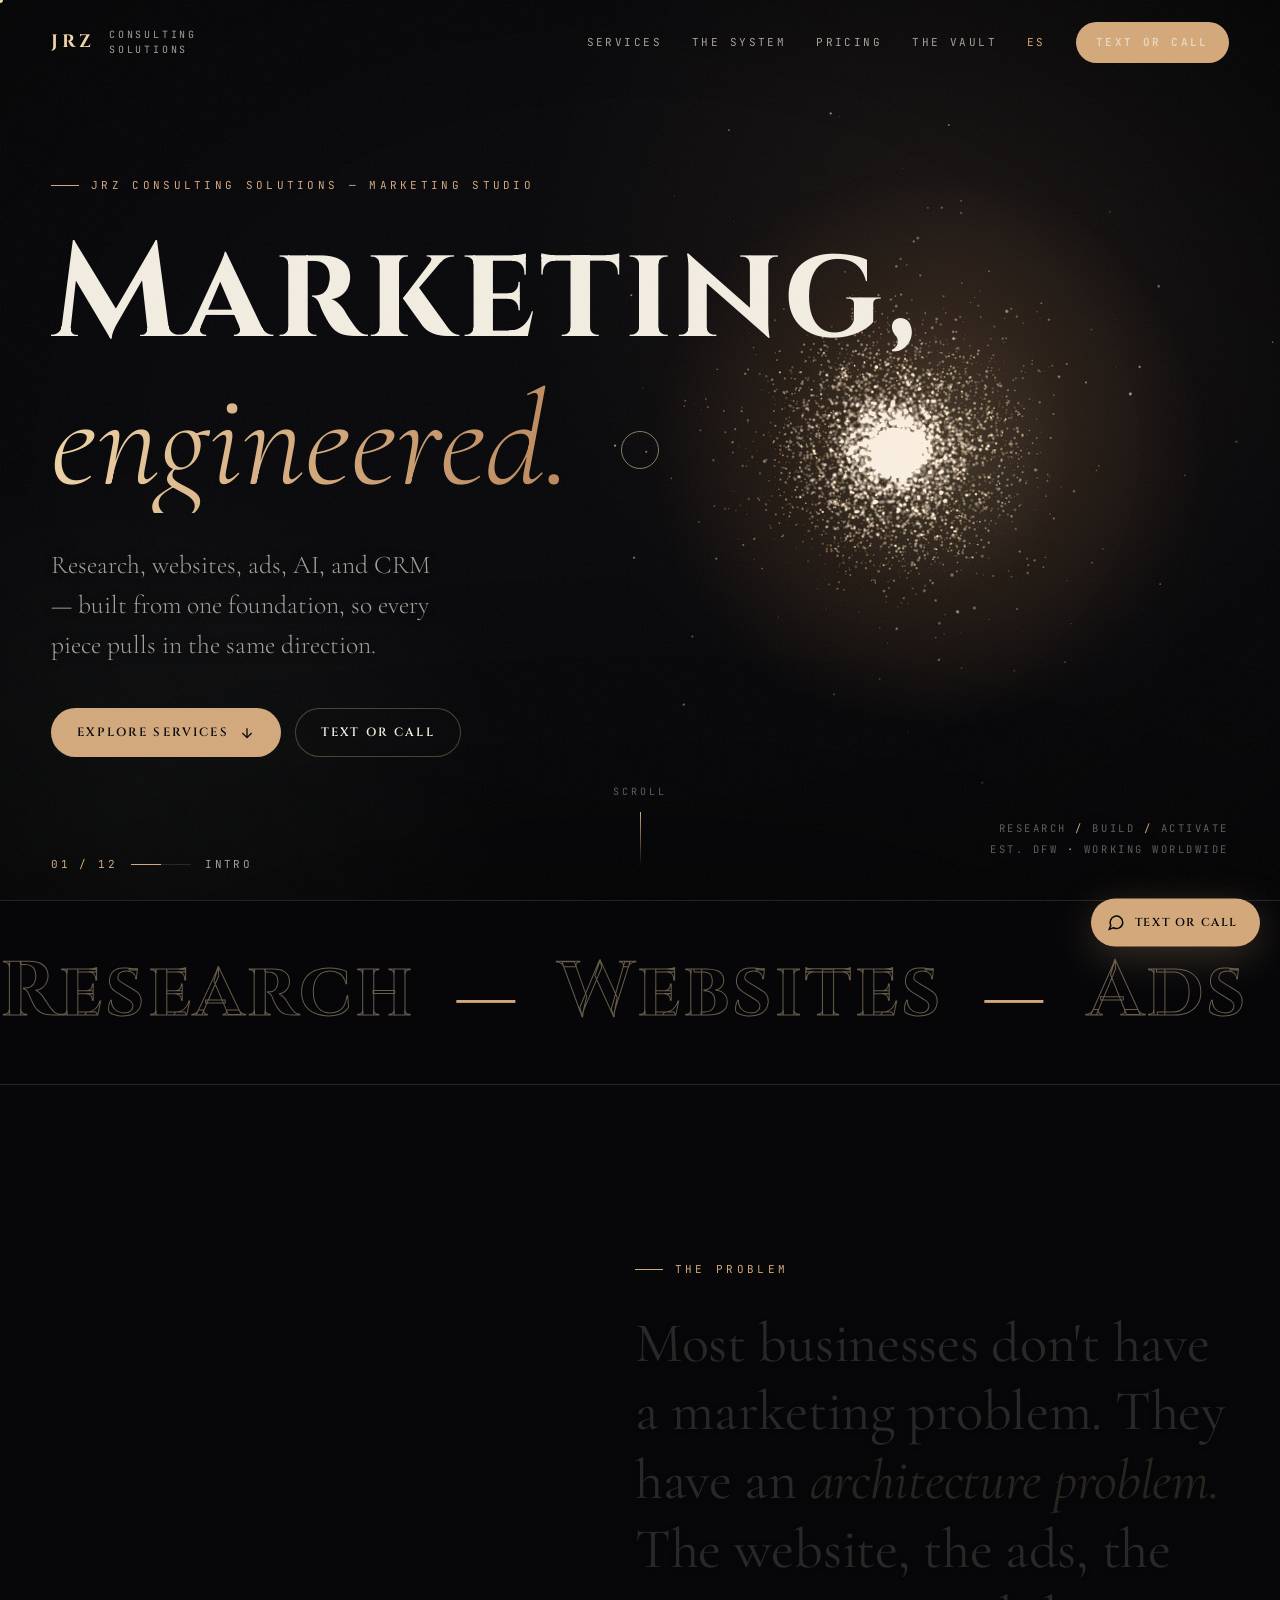
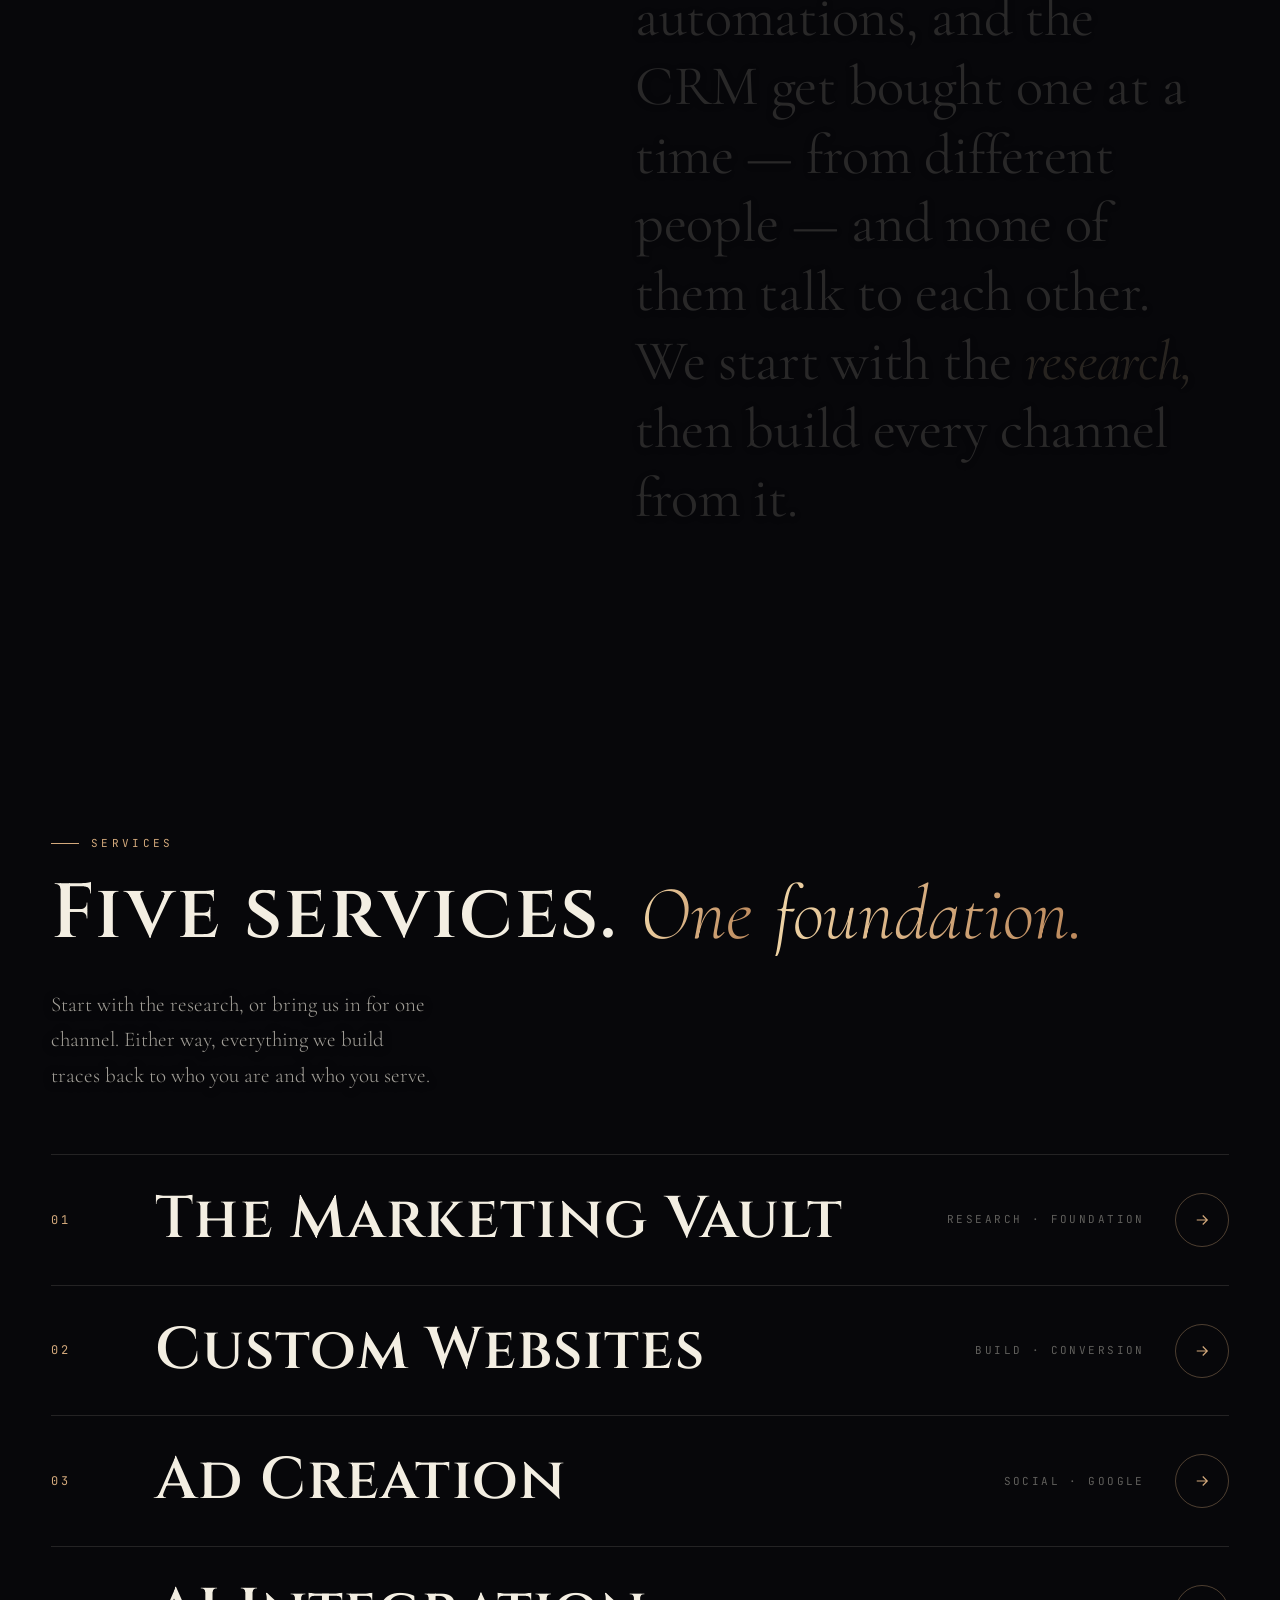
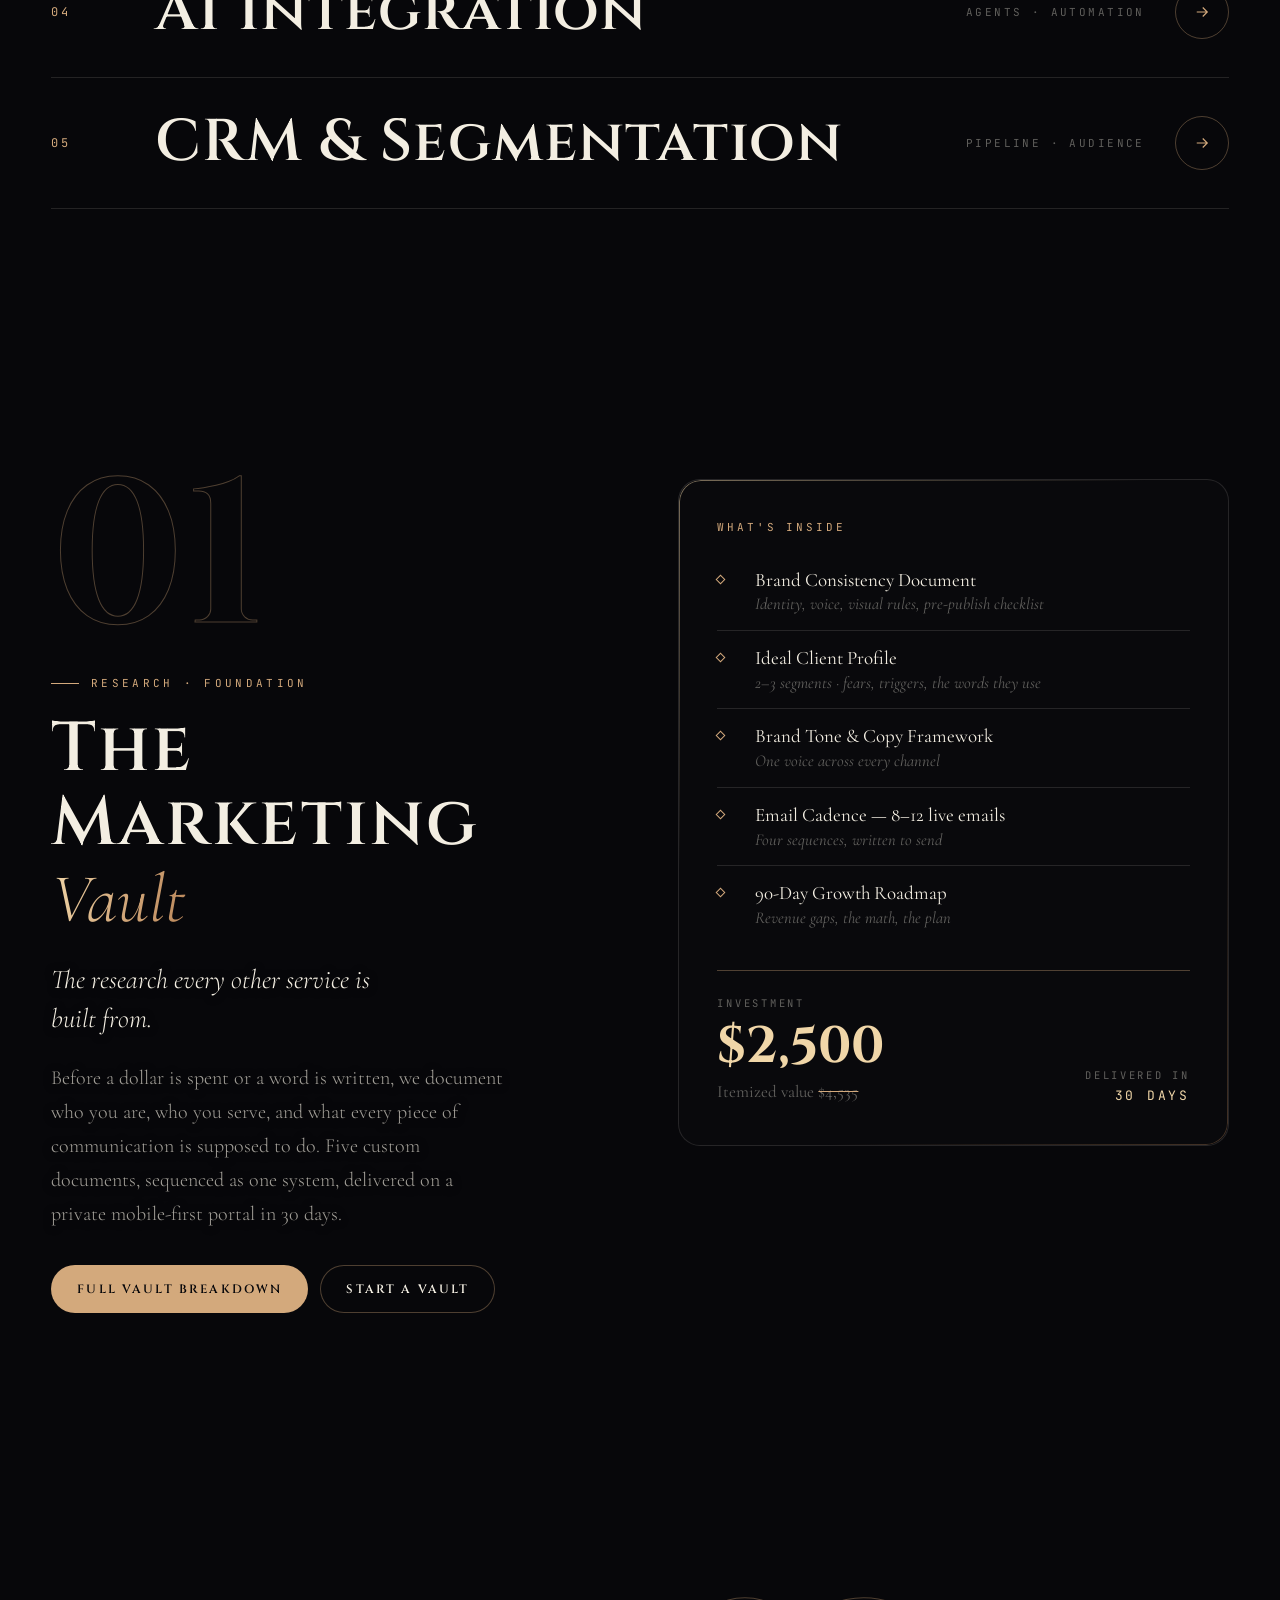
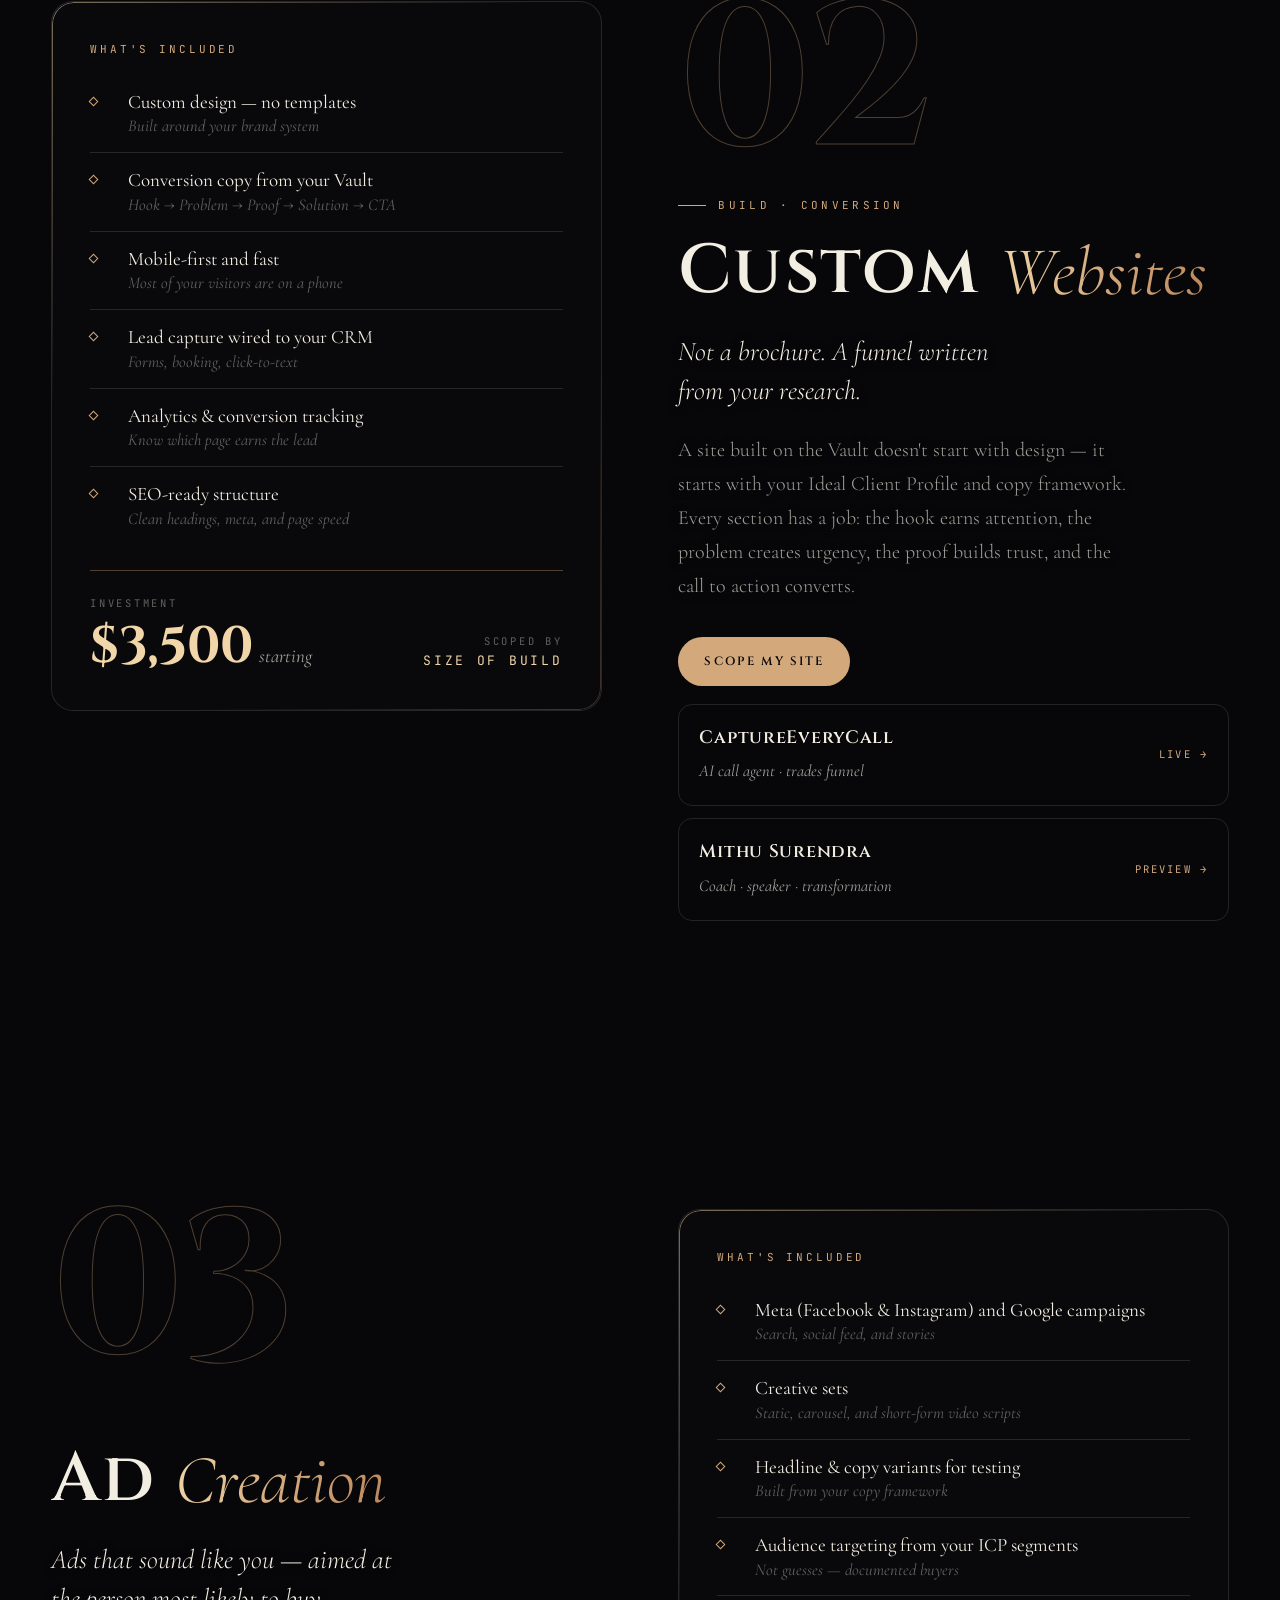
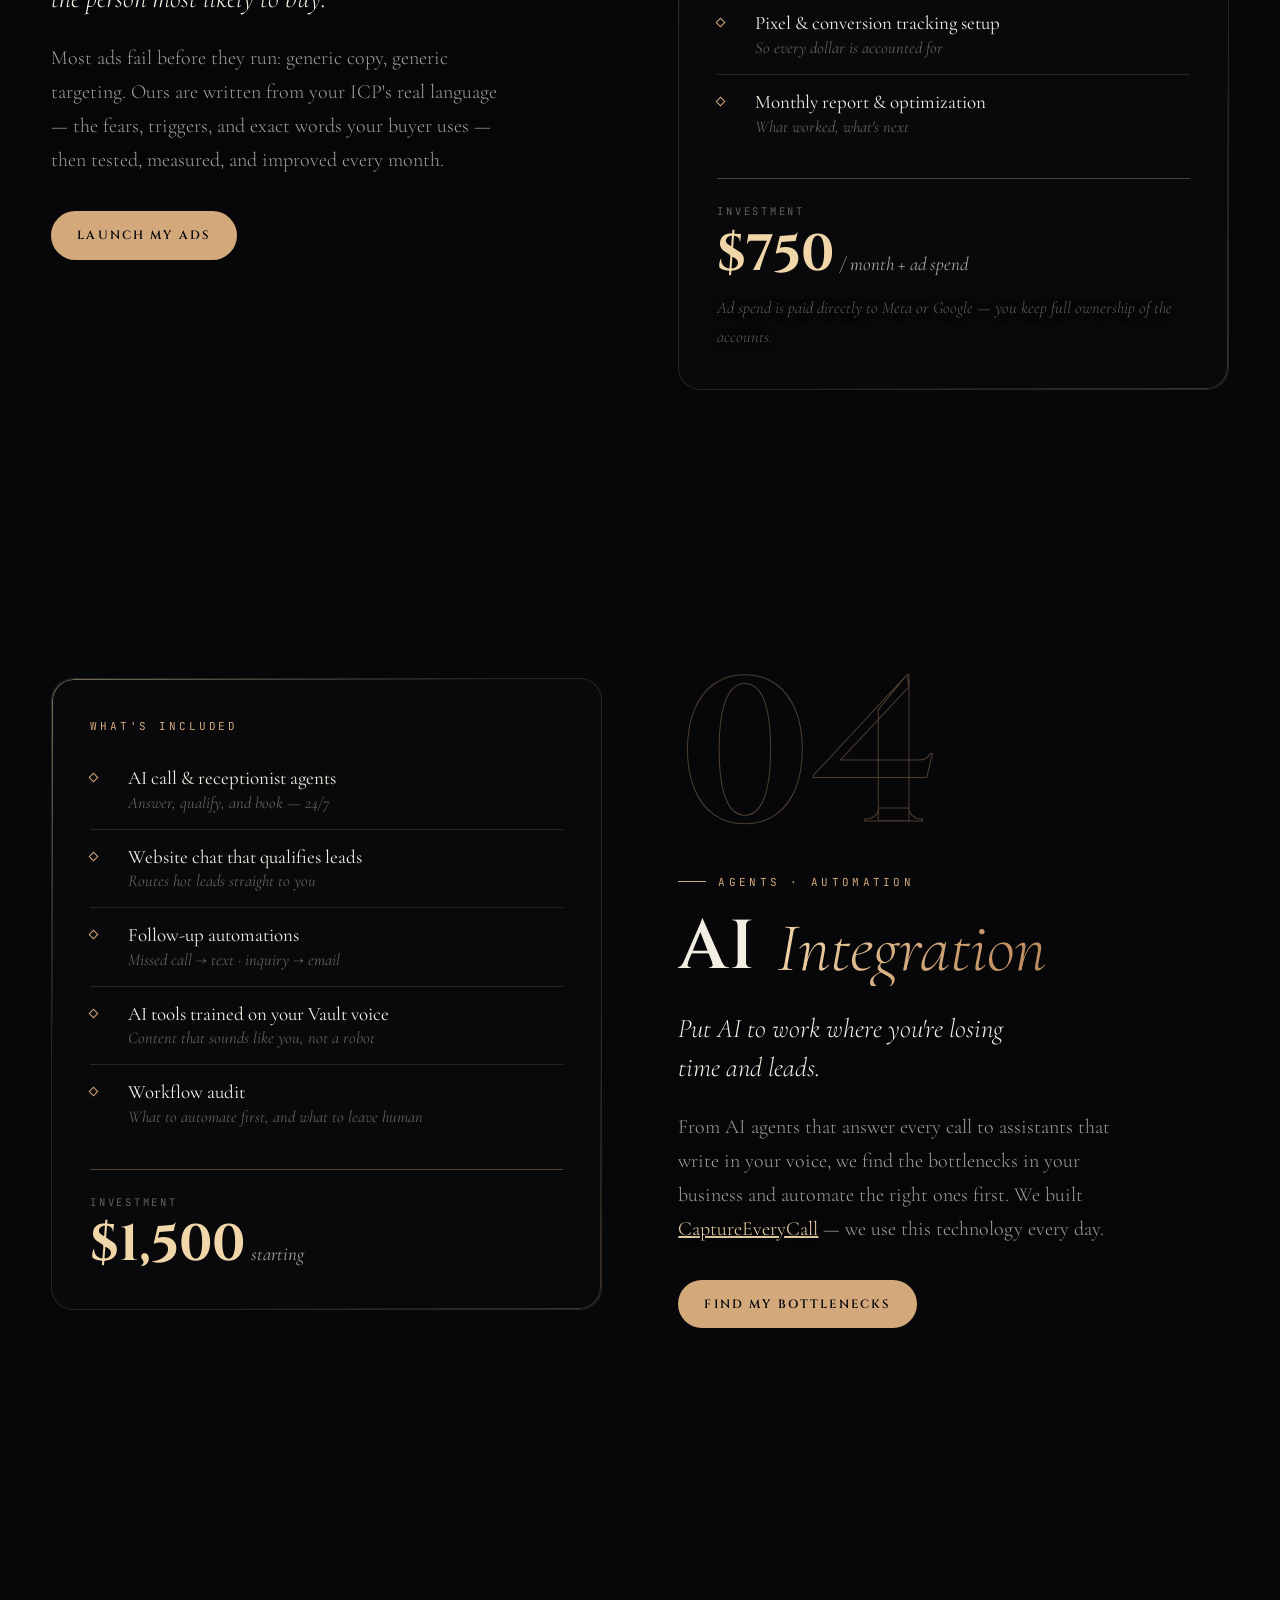
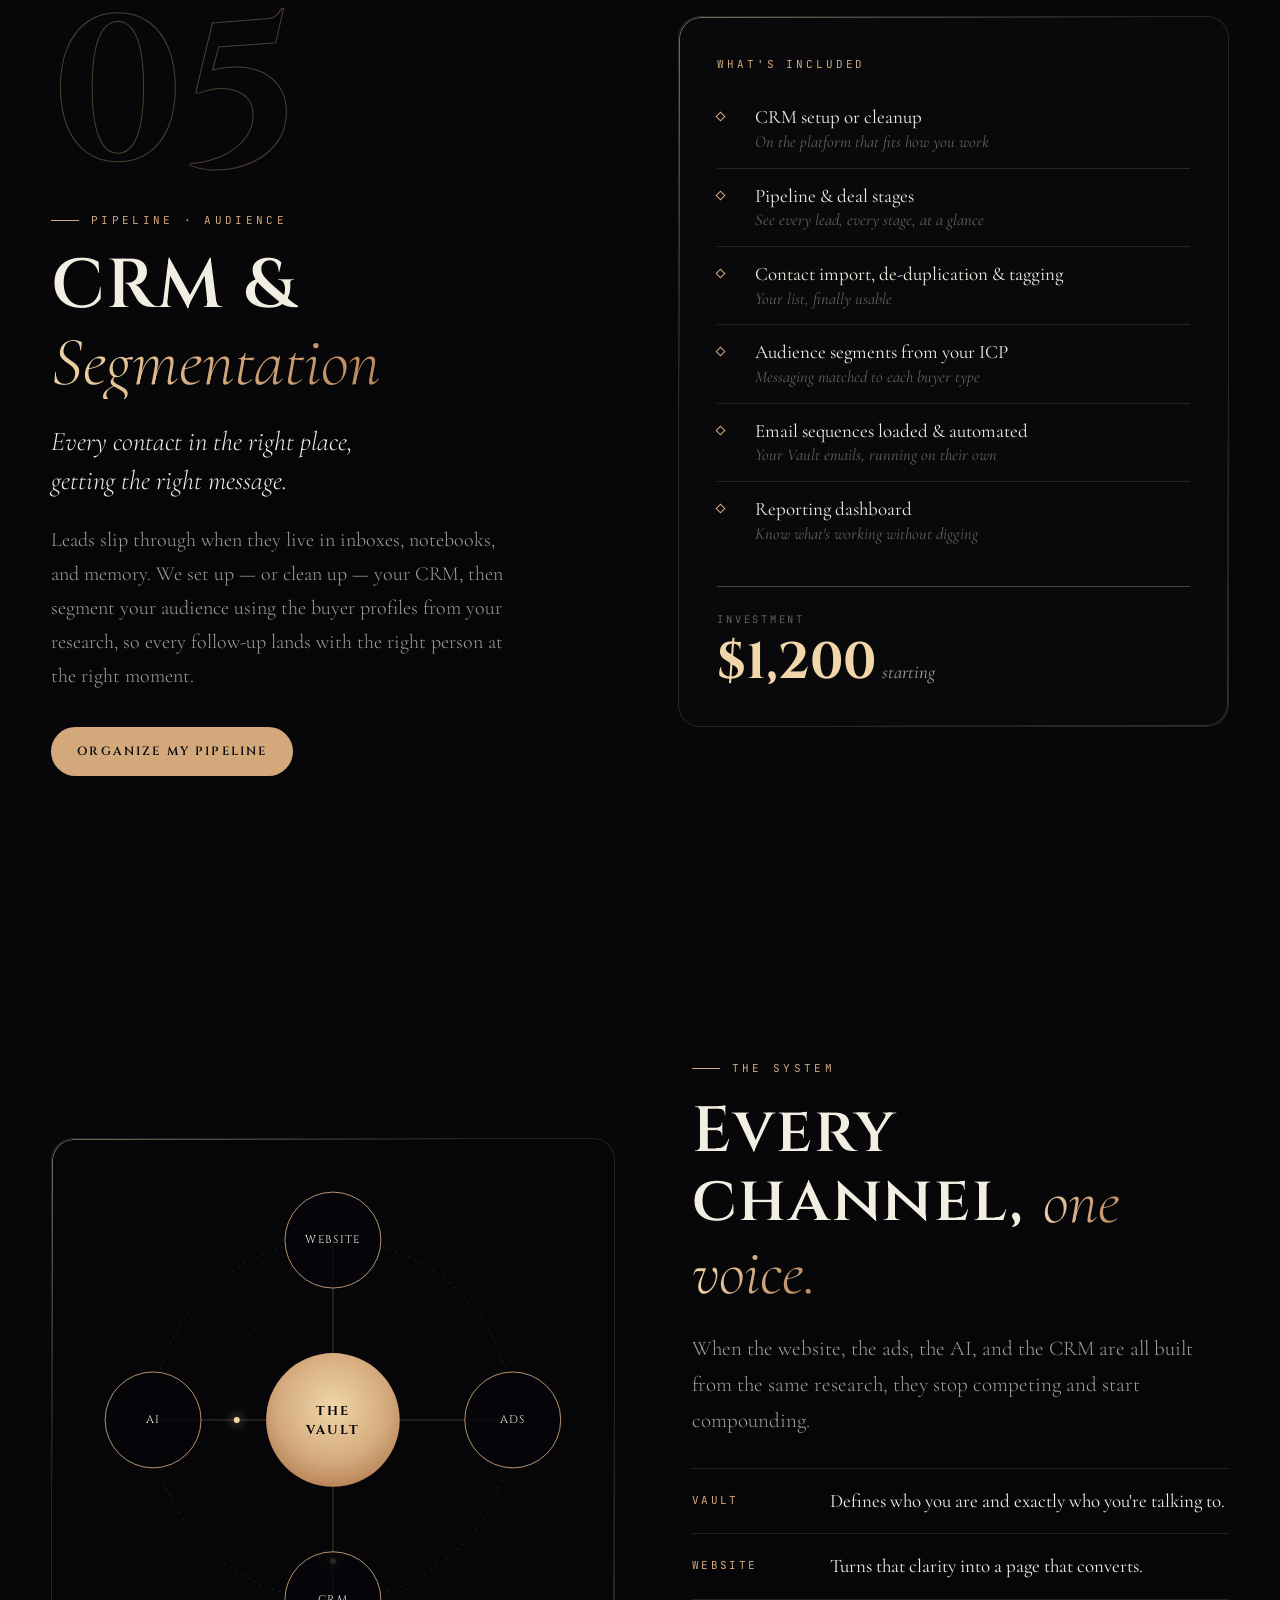
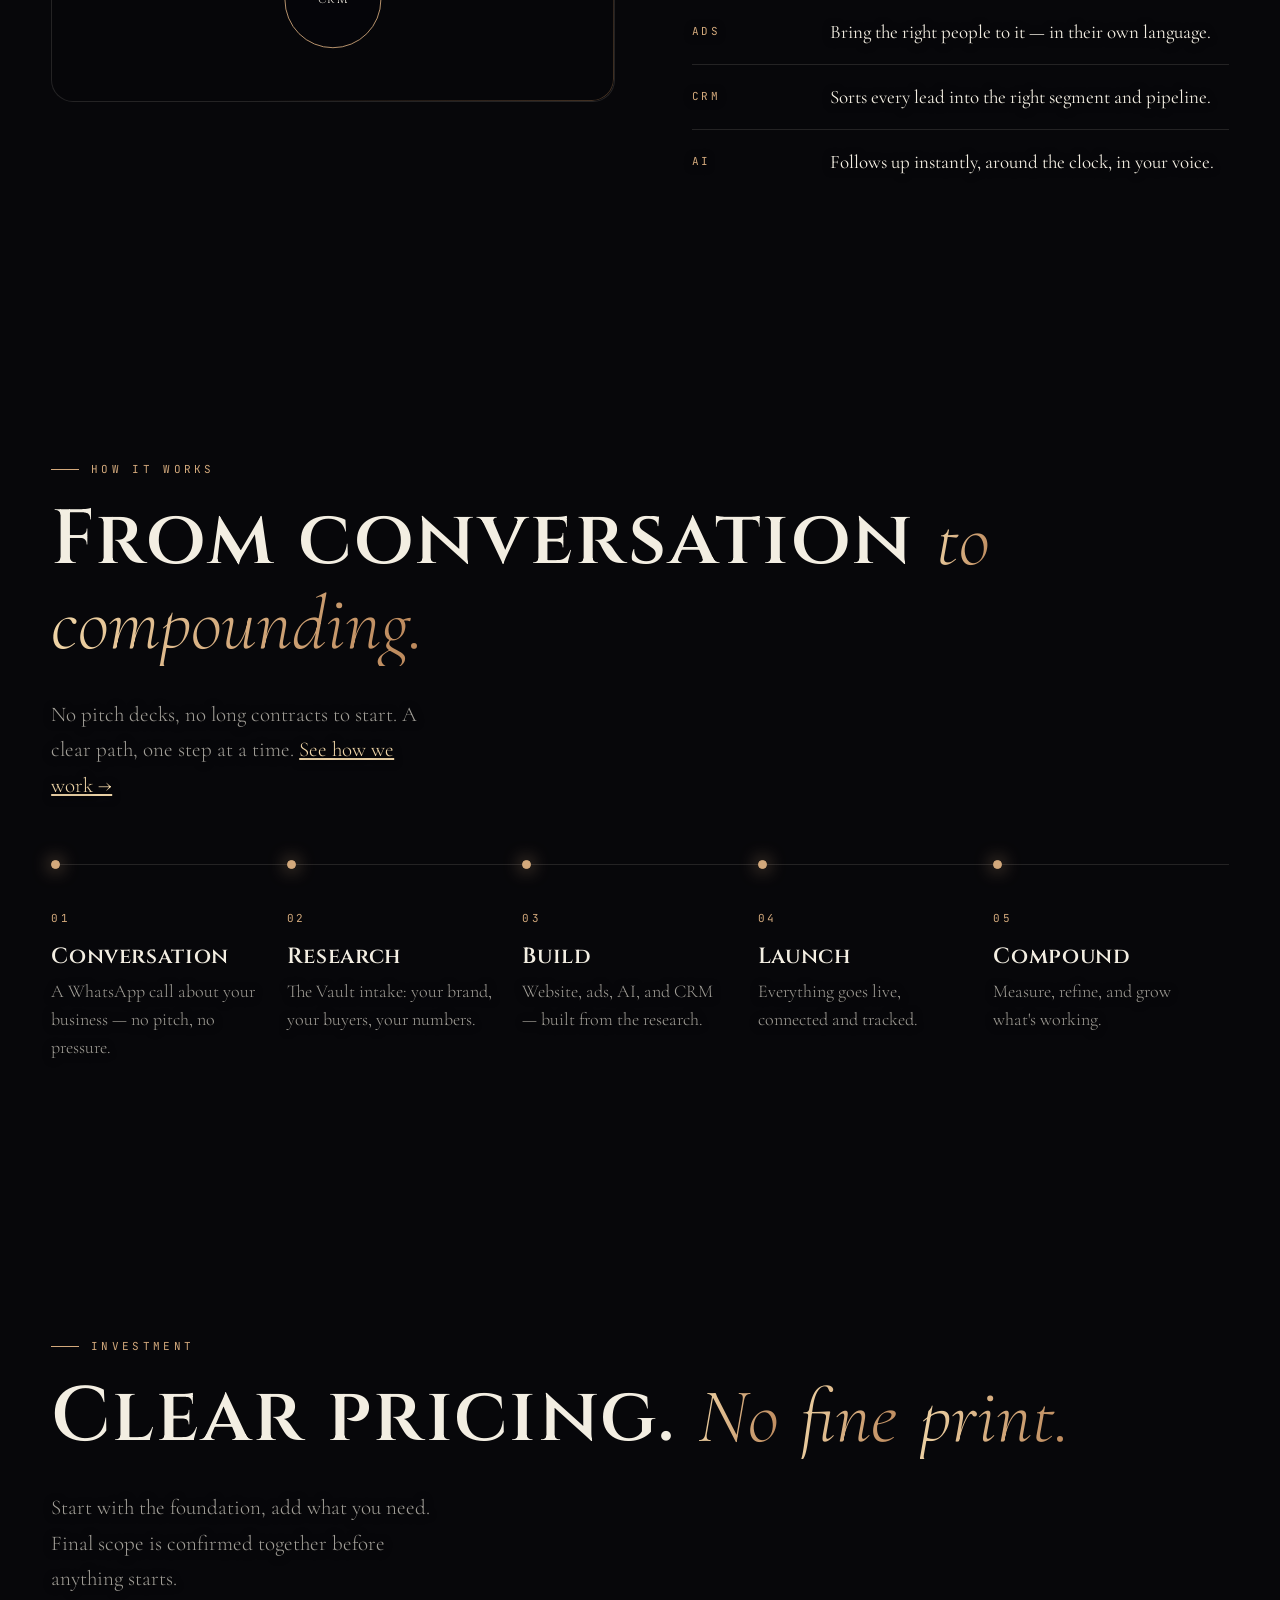
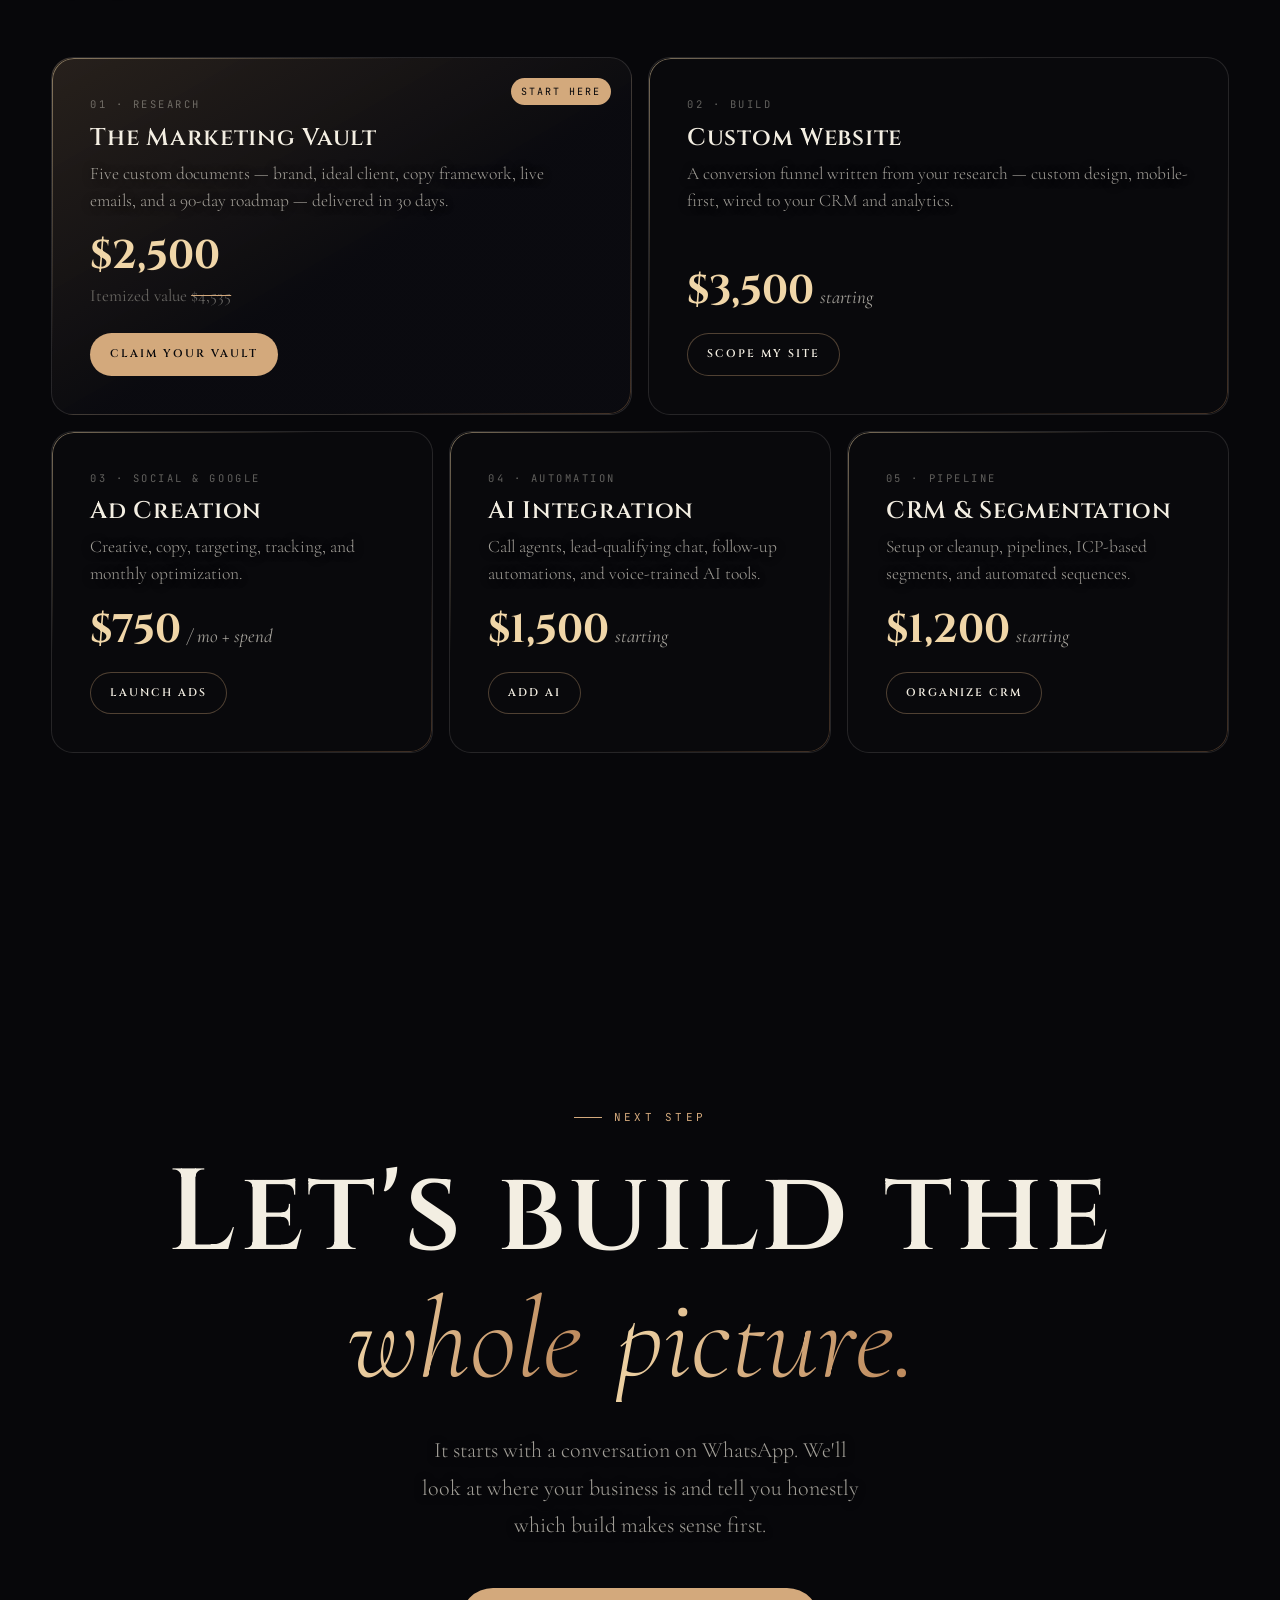
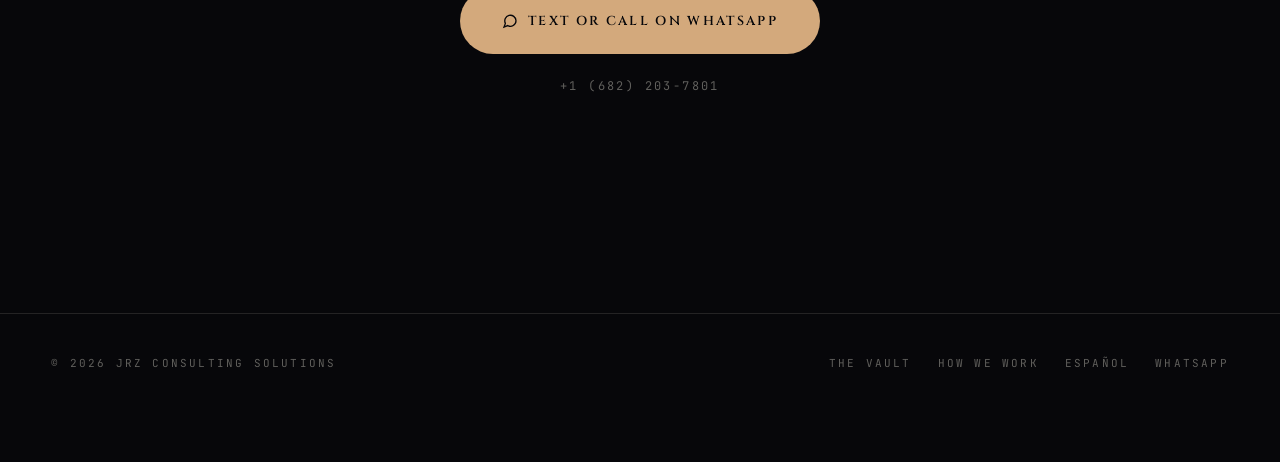
<file: index.html>
<!DOCTYPE html>
<html lang="en">
<head>
<meta charset="UTF-8"/>
<meta name="viewport" content="width=device-width, initial-scale=1.0"/>
<title>JRZ Consulting Solutions — Marketing, Engineered</title>
<meta name="description" content="Research-first marketing studio. The Marketing Vault, custom websites, social & Google ads, AI integration, and CRM setup with audience segmentation — all built from one foundation."/>
<meta property="og:title" content="JRZ Consulting Solutions — Marketing, Engineered"/>
<meta property="og:description" content="Research, websites, ads, AI, and CRM — built from one foundation so every piece pulls in the same direction."/>
<meta name="theme-color" content="#07070a"/>
<link rel="alternate" hreflang="es" href="espanol/index.html"/>
<link rel="preconnect" href="https://fonts.googleapis.com"/>
<link rel="preconnect" href="https://fonts.gstatic.com" crossorigin/>
<link href="https://fonts.googleapis.com/css2?family=Cinzel:wght@400;600;700;900&family=Cormorant+Garamond:ital,wght@0,300;0,400;0,500;0,600;1,300;1,400;1,500&family=JetBrains+Mono:wght@400&display=swap" rel="stylesheet"/>
<link rel="stylesheet" href="jrz.css"/>
</head>
<body class="loading">

<!-- ═══════════ ATMOSPHERE ═══════════ -->
<canvas id="stage" aria-hidden="true"></canvas>
<div class="atmos" aria-hidden="true"></div>
<div class="vignette" aria-hidden="true"></div>
<div class="grain" aria-hidden="true"></div>
<div class="progress" aria-hidden="true"></div>
<div class="cursor" aria-hidden="true"></div>
<div class="cursor-ring" aria-hidden="true"><span></span></div>

<!-- ═══════════ LOADER ═══════════ -->
<div class="loader" aria-hidden="true">
  <div class="loader-mark">JRZ</div>
  <div class="loader-bar"><i></i></div>
  <div class="loader-count">000</div>
</div>

<!-- ═══════════ NAV ═══════════ -->
<header class="nav">
  <a class="brand" href="#top" aria-label="JRZ Consulting Solutions — home">
    <span class="brand-mono">JRZ</span>
    <span class="brand-name">Consulting<br>Solutions</span>
  </a>
  <nav class="nav-links" aria-label="Primary">
    <a href="#services">Services</a>
    <a href="#system">The System</a>
    <a href="#pricing">Pricing</a>
    <a href="vault.html">The Vault</a>
    <a class="lang" href="espanol/index.html" hreflang="es">ES</a>
    <a class="pill magnetic" href="https://wa.me/16822037801?text=Hi%20Joey%2C%20I%27d%20like%20to%20talk%20about%20my%20marketing." target="_blank" rel="noopener">Text or Call</a>
  </nav>
  <button class="menu-btn" data-menu aria-expanded="false" aria-controls="mmenu">Menu</button>
</header>
<div class="mobile-menu" id="mmenu">
  <button class="menu-btn close" data-menu aria-expanded="false">Close</button>
  <a href="#services"><small>01</small>Services</a>
  <a href="#system"><small>02</small>The System</a>
  <a href="#pricing"><small>03</small>Pricing</a>
  <a href="vault.html"><small>04</small>The Vault</a>
  <a href="espanol/index.html" hreflang="es"><small>ES</small>Español</a>
  <a href="https://wa.me/16822037801" target="_blank" rel="noopener"><small>→</small>Text or Call</a>
</div>

<div class="hud" aria-hidden="true"><span class="hud-num">01 / 10</span><span class="hud-bar"><i></i></span><span class="hud-label">Intro</span></div>

<a class="float-cta" href="https://wa.me/16822037801?text=Hi%20Joey%2C%20I%27d%20like%20to%20talk%20about%20my%20marketing." target="_blank" rel="noopener" aria-label="Text or call on WhatsApp">
  <svg viewBox="0 0 24 24"><path d="M21 11.5a8.4 8.4 0 01-12.4 7.4L3 21l2.1-5.4A8.4 8.4 0 1121 11.5z"/></svg>
  <span>Text or Call</span>
</a>

<main id="top">

<!-- ═══════════ HERO ═══════════ -->
<section class="hero" data-shape="hero" data-side="right" data-hud="Intro">
  <div class="wrap">
    <span class="label fade">JRZ Consulting Solutions — Marketing Studio</span>
    <h1 data-split>Marketing, <em>engineered.</em></h1>
    <p class="hero-sub fade" style="--d:.5s">Research, websites, ads, AI, and CRM — built from one foundation, so every piece pulls in the same direction.</p>
    <div class="hero-ctas fade" style="--d:.7s">
      <a class="pill magnetic" href="#services">Explore Services
        <svg viewBox="0 0 24 24"><path d="M12 5v14M5 12l7 7 7-7"/></svg></a>
      <a class="pill ghost magnetic" href="https://wa.me/16822037801?text=Hi%20Joey%2C%20I%27d%20like%20to%20talk%20about%20my%20marketing." target="_blank" rel="noopener">Text or Call</a>
    </div>
  </div>
  <div class="hero-meta">Research <b>/</b> Build <b>/</b> Activate<br>Est. DFW <b>·</b> Working worldwide</div>
  <div class="scroll-cue" aria-hidden="true"><span>Scroll</span><i></i></div>
</section>

<div class="marquee" aria-hidden="true">
  <div class="marquee-track">
    <span>Research</span><span class="fill">—</span><span>Websites</span><span class="fill">—</span><span>Ads</span><span class="fill">—</span><span>AI</span><span class="fill">—</span><span>CRM</span><span class="fill">—</span>
    <span>Research</span><span class="fill">—</span><span>Websites</span><span class="fill">—</span><span>Ads</span><span class="fill">—</span><span>AI</span><span class="fill">—</span><span>CRM</span><span class="fill">—</span>
  </div>
</div>

<!-- ═══════════ MANIFESTO ═══════════ -->
<section class="manifesto" data-shape="hero" data-side="left" data-hud="The Problem">
  <div class="wrap" style="display:flex; justify-content:flex-end;">
    <div>
      <span class="label fade">The Problem</span>
      <p class="manifesto-text" style="margin-top:28px;">Most businesses don't have a marketing problem. They have an <em>architecture problem.</em> The website, the ads, the automations, and the CRM get bought one at a time — from different people — and none of them talk to each other. We start with the <em>research,</em> then build every channel from it.</p>
    </div>
  </div>
</section>

<!-- ═══════════ SERVICES INDEX ═══════════ -->
<section class="section" id="services" data-shape="system" data-side="right" data-hud="Services">
  <div class="wrap">
    <div class="section-head">
      <div>
        <span class="label fade">Services</span>
        <h2 data-split>Five services. <em>One foundation.</em></h2>
      </div>
      <p class="fade">Start with the research, or bring us in for one channel. Either way, everything we build traces back to who you are and who you serve.</p>
    </div>
    <ol class="svc-list">
      <li class="svc-row fade"><a href="#vault" data-cursor="Explore"><span class="svc-num">01</span><span class="svc-name">The Marketing Vault</span><span class="svc-tag">Research · Foundation</span><span class="svc-arrow magnetic"><svg viewBox="0 0 24 24"><path d="M5 12h14M13 6l6 6-6 6"/></svg></span></a></li>
      <li class="svc-row fade"><a href="#websites" data-cursor="Explore"><span class="svc-num">02</span><span class="svc-name">Custom Websites</span><span class="svc-tag">Build · Conversion</span><span class="svc-arrow magnetic"><svg viewBox="0 0 24 24"><path d="M5 12h14M13 6l6 6-6 6"/></svg></span></a></li>
      <li class="svc-row fade"><a href="#ads" data-cursor="Explore"><span class="svc-num">03</span><span class="svc-name">Ad Creation</span><span class="svc-tag">Social · Google</span><span class="svc-arrow magnetic"><svg viewBox="0 0 24 24"><path d="M5 12h14M13 6l6 6-6 6"/></svg></span></a></li>
      <li class="svc-row fade"><a href="#ai" data-cursor="Explore"><span class="svc-num">04</span><span class="svc-name">AI Integration</span><span class="svc-tag">Agents · Automation</span><span class="svc-arrow magnetic"><svg viewBox="0 0 24 24"><path d="M5 12h14M13 6l6 6-6 6"/></svg></span></a></li>
      <li class="svc-row fade"><a href="#crm" data-cursor="Explore"><span class="svc-num">05</span><span class="svc-name">CRM &amp; Segmentation</span><span class="svc-tag">Pipeline · Audience</span><span class="svc-arrow magnetic"><svg viewBox="0 0 24 24"><path d="M5 12h14M13 6l6 6-6 6"/></svg></span></a></li>
    </ol>
  </div>
</section>

<!-- ═══════════ 01 VAULT ═══════════ -->
<section class="chapter" id="vault" data-shape="vault" data-side="right" data-hud="The Marketing Vault">
  <div class="wrap chapter-grid">
    <div class="chapter-copy">
      <span class="ch-num" aria-hidden="true">01</span>
      <span class="label fade">Research · Foundation</span>
      <h2 data-split>The Marketing <em>Vault</em></h2>
      <p class="ch-lead fade">The research every other service is built from.</p>
      <p class="ch-body fade">Before a dollar is spent or a word is written, we document who you are, who you serve, and what every piece of communication is supposed to do. Five custom documents, sequenced as one system, delivered on a private mobile-first portal in 30 days.</p>
      <div class="ch-actions fade">
        <a class="pill magnetic" href="vault.html">Full Vault Breakdown</a>
        <a class="pill ghost magnetic" href="https://wa.me/16822037801?text=Hi%20Joey%2C%20I%27m%20interested%20in%20the%20Marketing%20Vault." target="_blank" rel="noopener">Start a Vault</a>
      </div>
    </div>
    <div class="panel fade" style="--d:.15s">
      <div class="panel-title">What's inside</div>
      <ul class="inc">
        <li><span>Brand Consistency Document<small>Identity, voice, visual rules, pre-publish checklist</small></span></li>
        <li><span>Ideal Client Profile<small>2–3 segments · fears, triggers, the words they use</small></span></li>
        <li><span>Brand Tone &amp; Copy Framework<small>One voice across every channel</small></span></li>
        <li><span>Email Cadence — 8–12 live emails<small>Four sequences, written to send</small></span></li>
        <li><span>90-Day Growth Roadmap<small>Revenue gaps, the math, the plan</small></span></li>
      </ul>
      <div class="price-row">
        <div><div class="price-label">Investment</div><div class="price">$2,500</div><div class="price-was">Itemized value <s>$4,535</s></div></div>
        <div class="price-label" style="text-align:right">Delivered in<br><span style="color:var(--gold-hi); font-size:13px;">30 days</span></div>
      </div>
    </div>
  </div>
</section>

<!-- ═══════════ 02 WEBSITES ═══════════ -->
<section class="chapter flip" id="websites" data-shape="web" data-side="left" data-hud="Custom Websites">
  <div class="wrap chapter-grid">
    <div class="chapter-copy">
      <span class="ch-num" aria-hidden="true">02</span>
      <span class="label fade">Build · Conversion</span>
      <h2 data-split>Custom <em>Websites</em></h2>
      <p class="ch-lead fade">Not a brochure. A funnel written from your research.</p>
      <p class="ch-body fade">A site built on the Vault doesn't start with design — it starts with your Ideal Client Profile and copy framework. Every section has a job: the hook earns attention, the problem creates urgency, the proof builds trust, and the call to action converts.</p>
      <div class="ch-actions fade">
        <a class="pill magnetic" href="https://wa.me/16822037801?text=Hi%20Joey%2C%20I%27m%20interested%20in%20a%20custom%20website." target="_blank" rel="noopener">Scope My Site</a>
      </div>
      <div class="examples fade">
        <a class="example" href="https://captureeverycall.co/" target="_blank" rel="noopener" data-cursor="Visit"><div><b>CaptureEveryCall</b><span>AI call agent · trades funnel</span></div><em>Live →</em></a>
        <a class="example" href="https://zuba213213.github.io/Mithu.Surendra/" target="_blank" rel="noopener" data-cursor="Visit"><div><b>Mithu Surendra</b><span>Coach · speaker · transformation</span></div><em>Preview →</em></a>
      </div>
    </div>
    <div class="panel fade" style="--d:.15s">
      <div class="panel-title">What's included</div>
      <ul class="inc">
        <li><span>Custom design — no templates<small>Built around your brand system</small></span></li>
        <li><span>Conversion copy from your Vault<small>Hook → Problem → Proof → Solution → CTA</small></span></li>
        <li><span>Mobile-first and fast<small>Most of your visitors are on a phone</small></span></li>
        <li><span>Lead capture wired to your CRM<small>Forms, booking, click-to-text</small></span></li>
        <li><span>Analytics &amp; conversion tracking<small>Know which page earns the lead</small></span></li>
        <li><span>SEO-ready structure<small>Clean headings, meta, and page speed</small></span></li>
      </ul>
      <div class="price-row">
        <div><div class="price-label">Investment</div><div class="price">$3,500<small>starting</small></div></div>
        <div class="price-label" style="text-align:right">Scoped by<br><span style="color:var(--gold-hi); font-size:13px;">size of build</span></div>
      </div>
    </div>
  </div>
</section>

<!-- ═══════════ 03 ADS ═══════════ -->
<section class="chapter" id="ads" data-shape="ads" data-side="right" data-hud="Ad Creation">
  <div class="wrap chapter-grid">
    <div class="chapter-copy">
      <span class="ch-num" aria-hidden="true">03</span>
      <span class="label fade">Social · Google</span>
      <h2 data-split>Ad <em>Creation</em></h2>
      <p class="ch-lead fade">Ads that sound like you — aimed at the person most likely to buy.</p>
      <p class="ch-body fade">Most ads fail before they run: generic copy, generic targeting. Ours are written from your ICP's real language — the fears, triggers, and exact words your buyer uses — then tested, measured, and improved every month.</p>
      <div class="ch-actions fade">
        <a class="pill magnetic" href="https://wa.me/16822037801?text=Hi%20Joey%2C%20I%27m%20interested%20in%20ad%20creation." target="_blank" rel="noopener">Launch My Ads</a>
      </div>
    </div>
    <div class="panel fade" style="--d:.15s">
      <div class="panel-title">What's included</div>
      <ul class="inc">
        <li><span>Meta (Facebook &amp; Instagram) and Google campaigns<small>Search, social feed, and stories</small></span></li>
        <li><span>Creative sets<small>Static, carousel, and short-form video scripts</small></span></li>
        <li><span>Headline &amp; copy variants for testing<small>Built from your copy framework</small></span></li>
        <li><span>Audience targeting from your ICP segments<small>Not guesses — documented buyers</small></span></li>
        <li><span>Pixel &amp; conversion tracking setup<small>So every dollar is accounted for</small></span></li>
        <li><span>Monthly report &amp; optimization<small>What worked, what's next</small></span></li>
      </ul>
      <div class="price-row">
        <div><div class="price-label">Investment</div><div class="price">$750<small>/ month + ad spend</small></div></div>
      </div>
      <p class="note">Ad spend is paid directly to Meta or Google — you keep full ownership of the accounts.</p>
    </div>
  </div>
</section>

<!-- ═══════════ 04 AI ═══════════ -->
<section class="chapter flip" id="ai" data-shape="ai" data-side="left" data-hud="AI Integration">
  <div class="wrap chapter-grid">
    <div class="chapter-copy">
      <span class="ch-num" aria-hidden="true">04</span>
      <span class="label fade">Agents · Automation</span>
      <h2 data-split>AI <em>Integration</em></h2>
      <p class="ch-lead fade">Put AI to work where you're losing time and leads.</p>
      <p class="ch-body fade">From AI agents that answer every call to assistants that write in your voice, we find the bottlenecks in your business and automate the right ones first. We built <a href="https://captureeverycall.co/" target="_blank" rel="noopener" style="color:var(--gold-hi)">CaptureEveryCall</a> — we use this technology every day.</p>
      <div class="ch-actions fade">
        <a class="pill magnetic" href="https://wa.me/16822037801?text=Hi%20Joey%2C%20I%27m%20interested%20in%20AI%20integration." target="_blank" rel="noopener">Find My Bottlenecks</a>
      </div>
    </div>
    <div class="panel fade" style="--d:.15s">
      <div class="panel-title">What's included</div>
      <ul class="inc">
        <li><span>AI call &amp; receptionist agents<small>Answer, qualify, and book — 24/7</small></span></li>
        <li><span>Website chat that qualifies leads<small>Routes hot leads straight to you</small></span></li>
        <li><span>Follow-up automations<small>Missed call → text · inquiry → email</small></span></li>
        <li><span>AI tools trained on your Vault voice<small>Content that sounds like you, not a robot</small></span></li>
        <li><span>Workflow audit<small>What to automate first, and what to leave human</small></span></li>
      </ul>
      <div class="price-row">
        <div><div class="price-label">Investment</div><div class="price">$1,500<small>starting</small></div></div>
      </div>
    </div>
  </div>
</section>

<!-- ═══════════ 05 CRM ═══════════ -->
<section class="chapter" id="crm" data-shape="crm" data-side="right" data-hud="CRM &amp; Segmentation">
  <div class="wrap chapter-grid">
    <div class="chapter-copy">
      <span class="ch-num" aria-hidden="true">05</span>
      <span class="label fade">Pipeline · Audience</span>
      <h2 data-split>CRM &amp; <em>Segmentation</em></h2>
      <p class="ch-lead fade">Every contact in the right place, getting the right message.</p>
      <p class="ch-body fade">Leads slip through when they live in inboxes, notebooks, and memory. We set up — or clean up — your CRM, then segment your audience using the buyer profiles from your research, so every follow-up lands with the right person at the right moment.</p>
      <div class="ch-actions fade">
        <a class="pill magnetic" href="https://wa.me/16822037801?text=Hi%20Joey%2C%20I%27m%20interested%20in%20CRM%20setup." target="_blank" rel="noopener">Organize My Pipeline</a>
      </div>
    </div>
    <div class="panel fade" style="--d:.15s">
      <div class="panel-title">What's included</div>
      <ul class="inc">
        <li><span>CRM setup or cleanup<small>On the platform that fits how you work</small></span></li>
        <li><span>Pipeline &amp; deal stages<small>See every lead, every stage, at a glance</small></span></li>
        <li><span>Contact import, de-duplication &amp; tagging<small>Your list, finally usable</small></span></li>
        <li><span>Audience segments from your ICP<small>Messaging matched to each buyer type</small></span></li>
        <li><span>Email sequences loaded &amp; automated<small>Your Vault emails, running on their own</small></span></li>
        <li><span>Reporting dashboard<small>Know what's working without digging</small></span></li>
      </ul>
      <div class="price-row">
        <div><div class="price-label">Investment</div><div class="price">$1,200<small>starting</small></div></div>
      </div>
    </div>
  </div>
</section>

<!-- ═══════════ SYSTEM ═══════════ -->
<section class="section" id="system" data-shape="system" data-side="left" data-hud="The System">
  <div class="wrap eco-grid">
    <div class="panel fade" style="padding:clamp(12px,2vw,24px); background:rgba(7,7,10,.45);">
      <svg class="eco-svg" viewBox="0 0 600 600" role="img" aria-label="The Vault research at the center, connected to Websites, Ads, AI, and CRM">
        <defs>
          <radialGradient id="coreGrad" cx="50%" cy="40%" r="60%"><stop offset="0%" stop-color="#f0d6a8"/><stop offset="70%" stop-color="#d3a97c"/><stop offset="100%" stop-color="#ba8659"/></radialGradient>
          <path id="s1" d="M300 300 L300 90"/><path id="s2" d="M300 300 L510 300"/><path id="s3" d="M300 300 L300 510"/><path id="s4" d="M300 300 L90 300"/>
        </defs>
        <g class="spin"><circle class="orbit" cx="300" cy="300" r="210"/><circle class="orbit" cx="300" cy="300" r="140" style="stroke-dasharray:1 9"/></g>
        <line class="spoke" x1="300" y1="300" x2="300" y2="90"/><line class="spoke" x1="300" y1="300" x2="510" y2="300"/>
        <line class="spoke" x1="300" y1="300" x2="300" y2="510"/><line class="spoke" x1="300" y1="300" x2="90" y2="300"/>
        <circle class="pulse" r="3.5"><animateMotion dur="2.4s" repeatCount="indefinite"><mpath href="#s1"/></animateMotion></circle>
        <circle class="pulse" r="3.5"><animateMotion dur="2.4s" begin=".6s" repeatCount="indefinite"><mpath href="#s2"/></animateMotion></circle>
        <circle class="pulse" r="3.5"><animateMotion dur="2.4s" begin="1.2s" repeatCount="indefinite"><mpath href="#s3"/></animateMotion></circle>
        <circle class="pulse" r="3.5"><animateMotion dur="2.4s" begin="1.8s" repeatCount="indefinite"><mpath href="#s4"/></animateMotion></circle>
        <g class="core"><circle class="c1" cx="300" cy="300" r="78"/><text x="300" y="294">THE</text><text x="300" y="316">VAULT</text></g>
        <g class="node"><circle cx="300" cy="90" r="56"/><text x="300" y="90">WEBSITE</text></g>
        <g class="node"><circle cx="510" cy="300" r="56"/><text x="510" y="300">ADS</text></g>
        <g class="node"><circle cx="300" cy="510" r="56"/><text x="300" y="510">CRM</text></g>
        <g class="node"><circle cx="90" cy="300" r="56"/><text x="90" y="300">AI</text></g>
      </svg>
    </div>
    <div>
      <span class="label fade">The System</span>
      <h2 data-split style="font-size:clamp(36px,5vw,72px); margin:18px 0 22px;">Every channel, <em>one voice.</em></h2>
      <p class="fade" style="font-size:21px;">When the website, the ads, the AI, and the CRM are all built from the same research, they stop competing and start compounding.</p>
      <ul class="eco-list fade">
        <li><b>Vault</b><span>Defines who you are and exactly who you're talking to.</span></li>
        <li><b>Website</b><span>Turns that clarity into a page that converts.</span></li>
        <li><b>Ads</b><span>Bring the right people to it — in their own language.</span></li>
        <li><b>CRM</b><span>Sorts every lead into the right segment and pipeline.</span></li>
        <li><b>AI</b><span>Follows up instantly, around the clock, in your voice.</span></li>
      </ul>
    </div>
  </div>
</section>

<!-- ═══════════ PROCESS ═══════════ -->
<section class="section" id="process" data-shape="galaxy" data-side="right" data-hud="Process">
  <div class="wrap">
    <div class="section-head">
      <div>
        <span class="label fade">How It Works</span>
        <h2 data-split>From conversation <em>to compounding.</em></h2>
      </div>
      <p class="fade">No pitch decks, no long contracts to start. A clear path, one step at a time. <a href="how-we-work.html" style="color:var(--gold-hi)">See how we work →</a></p>
    </div>
    <div class="process">
      <div class="step" style="--d:0s"><span class="step-n">01</span><h3>Conversation</h3><p>A WhatsApp call about your business — no pitch, no pressure.</p></div>
      <div class="step" style="--d:.15s"><span class="step-n">02</span><h3>Research</h3><p>The Vault intake: your brand, your buyers, your numbers.</p></div>
      <div class="step" style="--d:.3s"><span class="step-n">03</span><h3>Build</h3><p>Website, ads, AI, and CRM — built from the research.</p></div>
      <div class="step" style="--d:.45s"><span class="step-n">04</span><h3>Launch</h3><p>Everything goes live, connected and tracked.</p></div>
      <div class="step" style="--d:.6s"><span class="step-n">05</span><h3>Compound</h3><p>Measure, refine, and grow what's working.</p></div>
    </div>
  </div>
</section>

<!-- ═══════════ PRICING ═══════════ -->
<section class="section" id="pricing" data-shape="vault" data-side="center" data-hud="Pricing">
  <div class="wrap">
    <div class="section-head">
      <div>
        <span class="label fade">Investment</span>
        <h2 data-split>Clear pricing. <em>No fine print.</em></h2>
      </div>
      <p class="fade">Start with the foundation, add what you need. Final scope is confirmed together before anything starts.</p>
    </div>
    <div class="price-grid">
      <div class="panel pcard feature wide fade">
        <span class="badge">Start here</span>
        <span class="tag">01 · Research</span>
        <h3>The Marketing Vault</h3>
        <p>Five custom documents — brand, ideal client, copy framework, live emails, and a 90-day roadmap — delivered in 30 days.</p>
        <div class="price">$2,500</div>
        <div class="price-was">Itemized value <s>$4,535</s></div>
        <a class="pill magnetic" href="https://wa.me/16822037801?text=Hi%20Joey%2C%20I%27m%20interested%20in%20the%20Marketing%20Vault." target="_blank" rel="noopener">Claim Your Vault</a>
      </div>
      <div class="panel pcard wide fade" style="--d:.1s">
        <span class="tag">02 · Build</span>
        <h3>Custom Website</h3>
        <p>A conversion funnel written from your research — custom design, mobile-first, wired to your CRM and analytics.</p>
        <div class="price">$3,500<small>starting</small></div>
        <a class="pill ghost magnetic" href="https://wa.me/16822037801?text=Hi%20Joey%2C%20I%27m%20interested%20in%20a%20custom%20website." target="_blank" rel="noopener">Scope My Site</a>
      </div>
      <div class="panel pcard fade" style="--d:.15s">
        <span class="tag">03 · Social &amp; Google</span>
        <h3>Ad Creation</h3>
        <p>Creative, copy, targeting, tracking, and monthly optimization.</p>
        <div class="price">$750<small>/ mo + spend</small></div>
        <a class="pill ghost magnetic" href="https://wa.me/16822037801?text=Hi%20Joey%2C%20I%27m%20interested%20in%20ad%20creation." target="_blank" rel="noopener">Launch Ads</a>
      </div>
      <div class="panel pcard fade" style="--d:.2s">
        <span class="tag">04 · Automation</span>
        <h3>AI Integration</h3>
        <p>Call agents, lead-qualifying chat, follow-up automations, and voice-trained AI tools.</p>
        <div class="price">$1,500<small>starting</small></div>
        <a class="pill ghost magnetic" href="https://wa.me/16822037801?text=Hi%20Joey%2C%20I%27m%20interested%20in%20AI%20integration." target="_blank" rel="noopener">Add AI</a>
      </div>
      <div class="panel pcard fade" style="--d:.25s">
        <span class="tag">05 · Pipeline</span>
        <h3>CRM &amp; Segmentation</h3>
        <p>Setup or cleanup, pipelines, ICP-based segments, and automated sequences.</p>
        <div class="price">$1,200<small>starting</small></div>
        <a class="pill ghost magnetic" href="https://wa.me/16822037801?text=Hi%20Joey%2C%20I%27m%20interested%20in%20CRM%20setup." target="_blank" rel="noopener">Organize CRM</a>
      </div>
    </div>
  </div>
</section>

<!-- ═══════════ FINAL CTA ═══════════ -->
<section class="final" id="contact" data-shape="galaxy" data-side="center" data-hud="Next Step">
  <div class="wrap">
    <span class="label fade">Next Step</span>
    <h2 data-split>Let's build the <em>whole picture.</em></h2>
    <p class="fade">It starts with a conversation on WhatsApp. We'll look at where your business is and tell you honestly which build makes sense first.</p>
    <a class="pill magnetic fade" href="https://wa.me/16822037801?text=Hi%20Joey%2C%20I%27d%20like%20to%20talk%20about%20my%20marketing." target="_blank" rel="noopener">
      <svg viewBox="0 0 24 24"><path d="M21 11.5a8.4 8.4 0 01-12.4 7.4L3 21l2.1-5.4A8.4 8.4 0 1121 11.5z"/></svg>
      Text or Call on WhatsApp</a>
    <span class="phone fade">+1 (682) 203-7801</span>
  </div>
</section>

</main>

<footer>
  <div class="wrap foot">
    <span>© 2026 JRZ Consulting Solutions</span>
    <div class="foot-links">
      <a href="vault.html">The Vault</a>
      <a href="how-we-work.html">How We Work</a>
      <a href="espanol/index.html" hreflang="es">Español</a>
      <a href="https://wa.me/16822037801" target="_blank" rel="noopener">WhatsApp</a>
    </div>
  </div>
</footer>

<script src="jrz.js"></script>
</body>
</html>
</file>
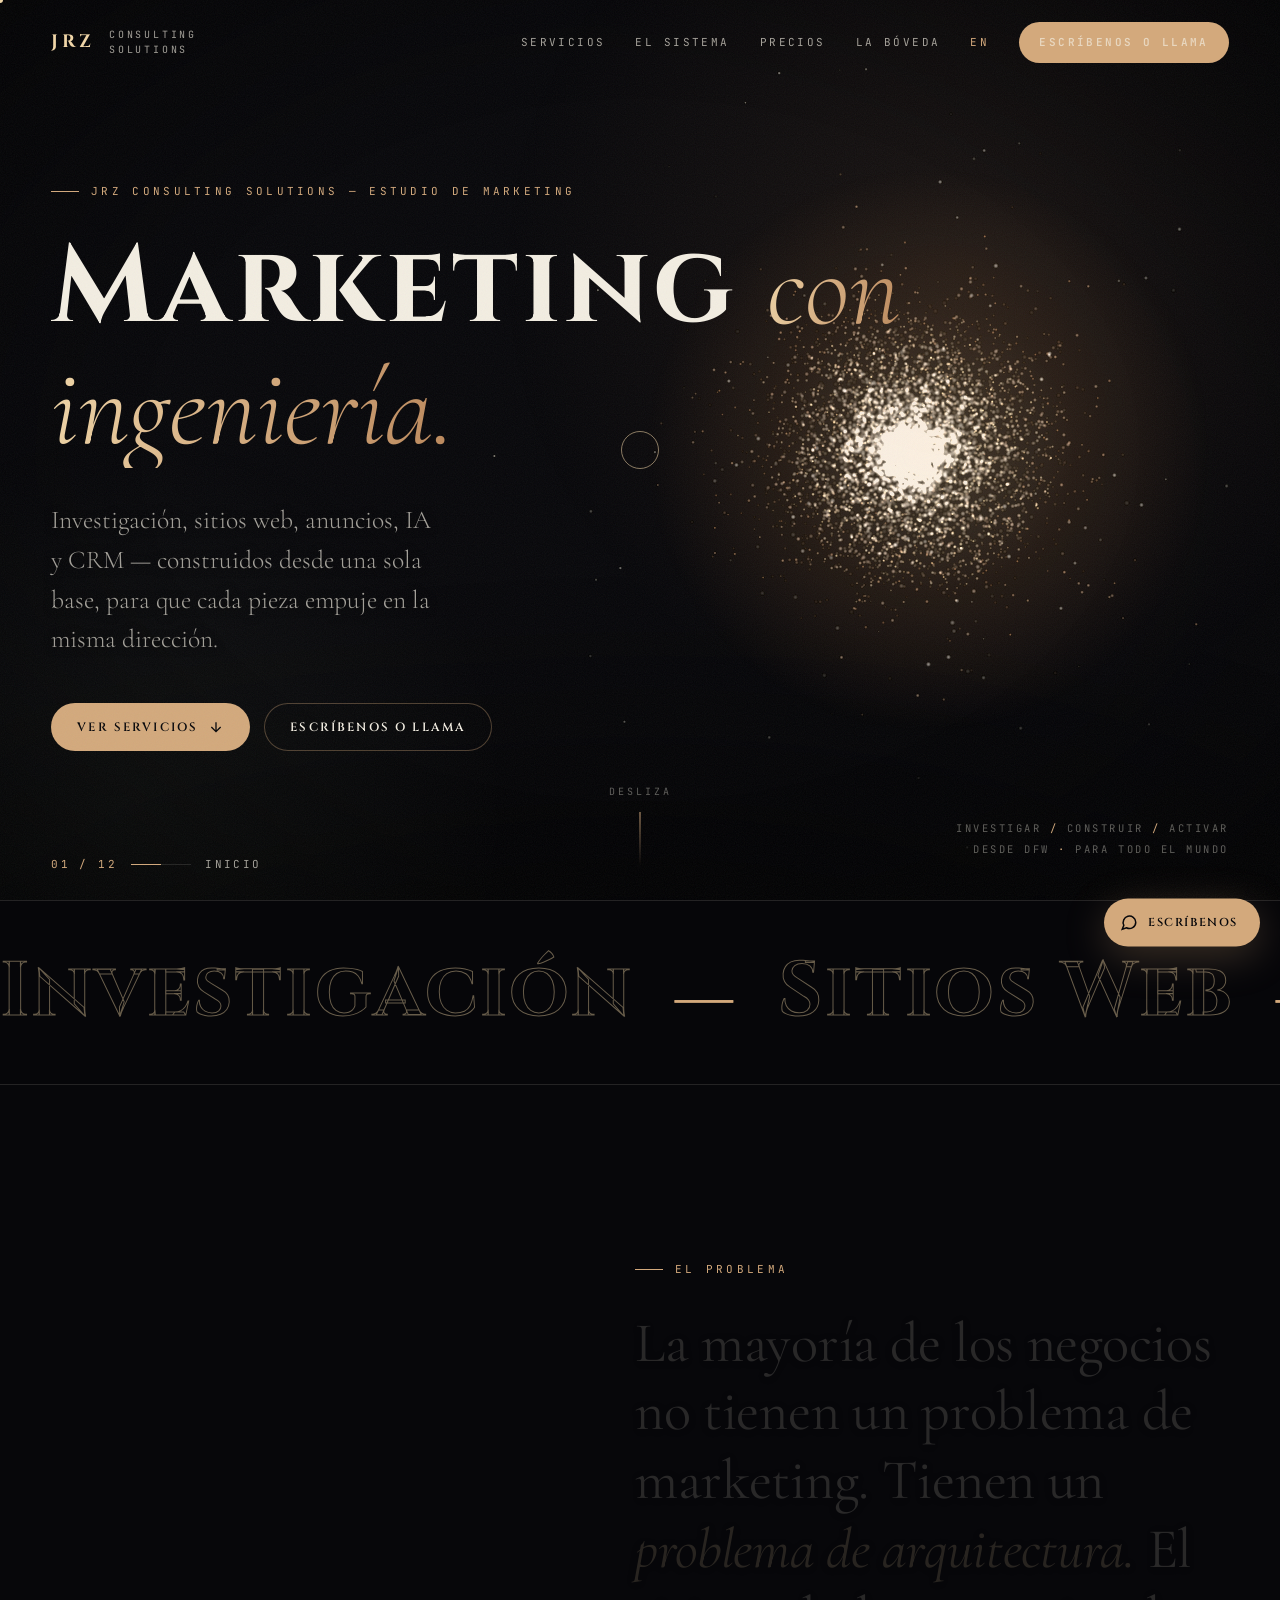
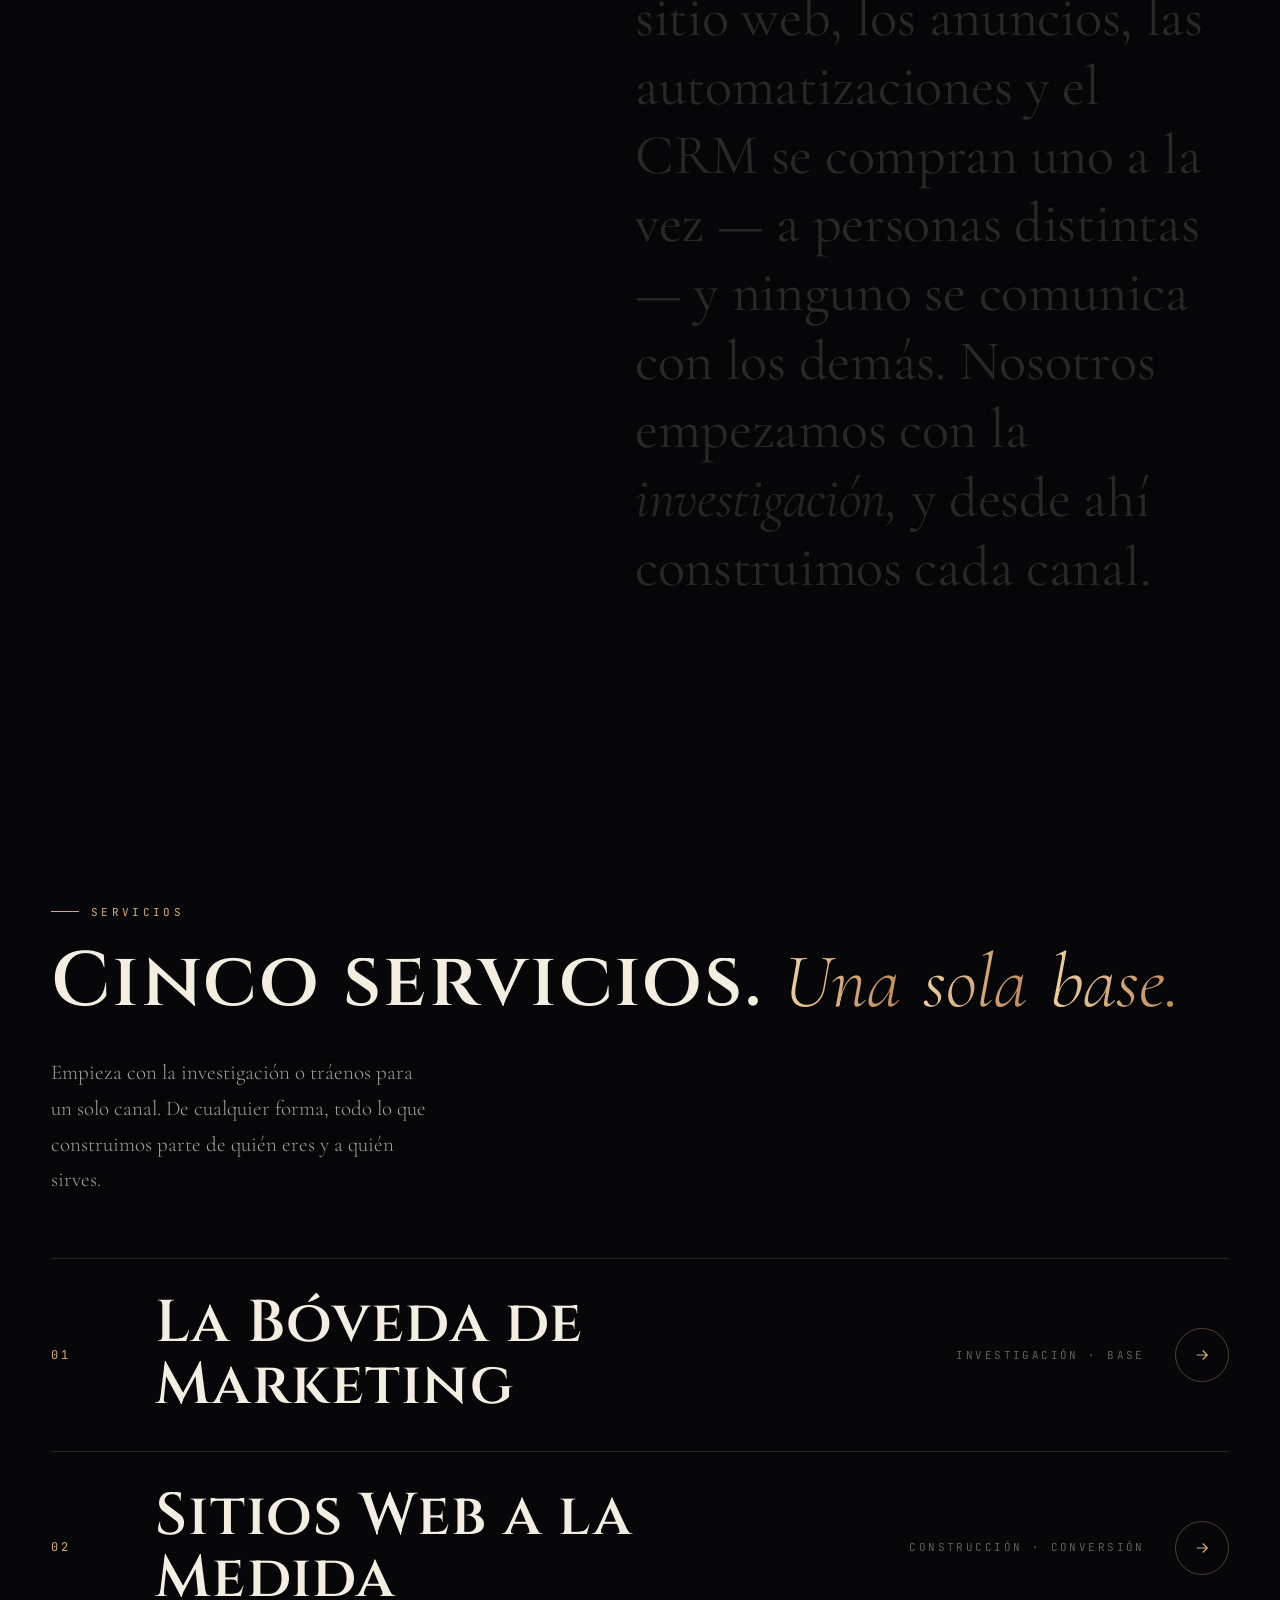
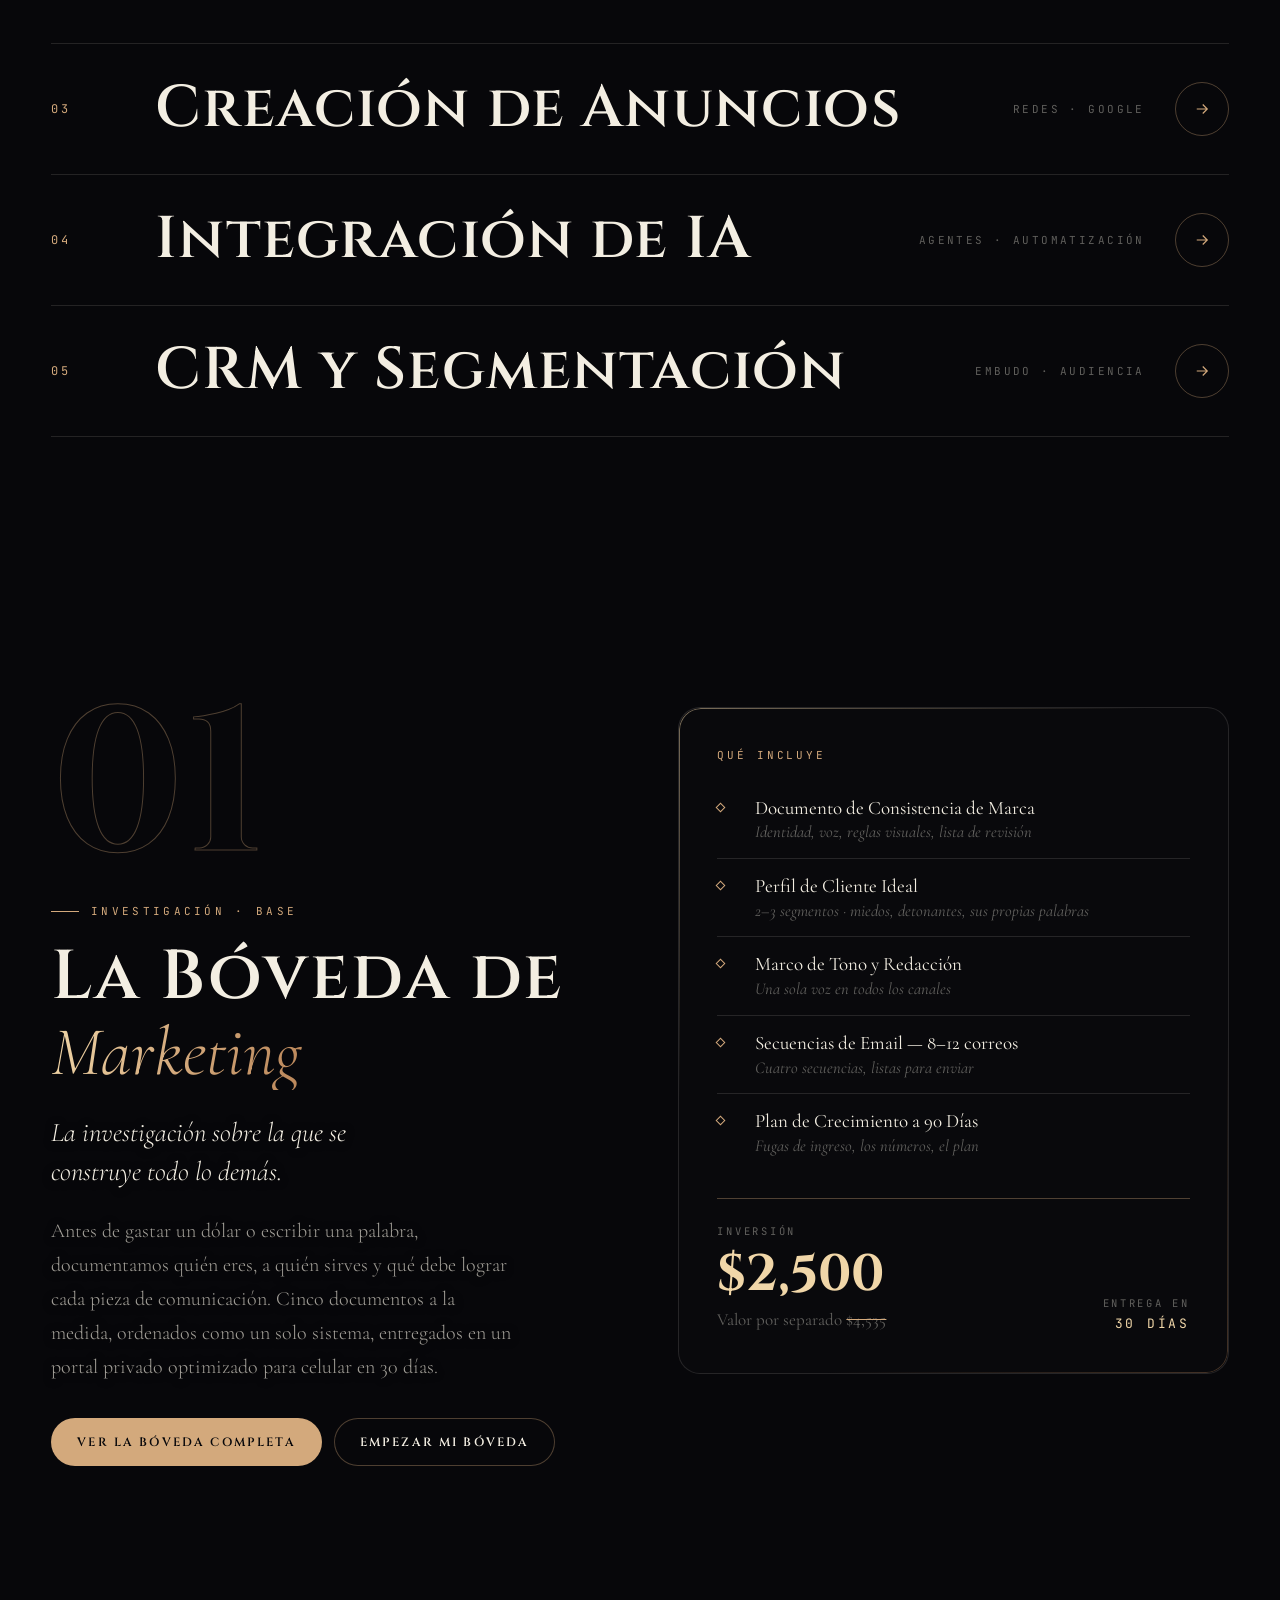
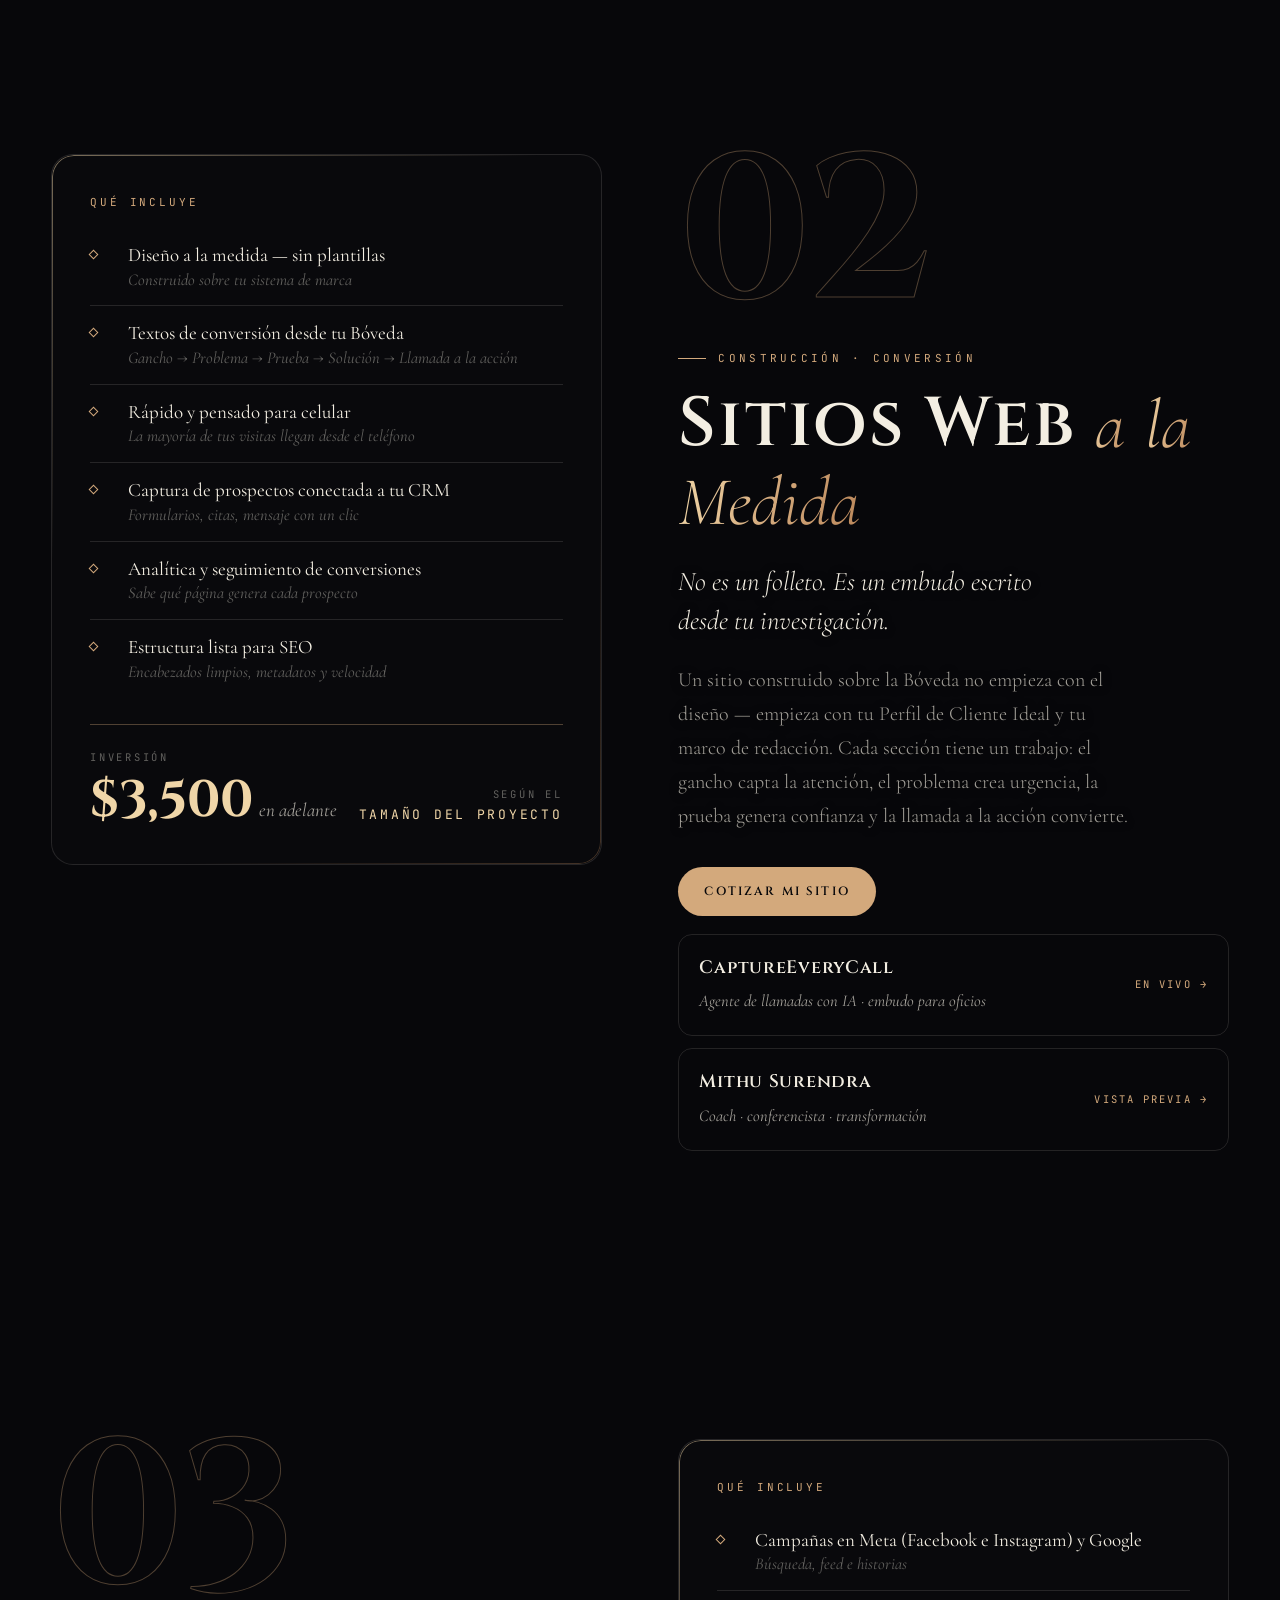
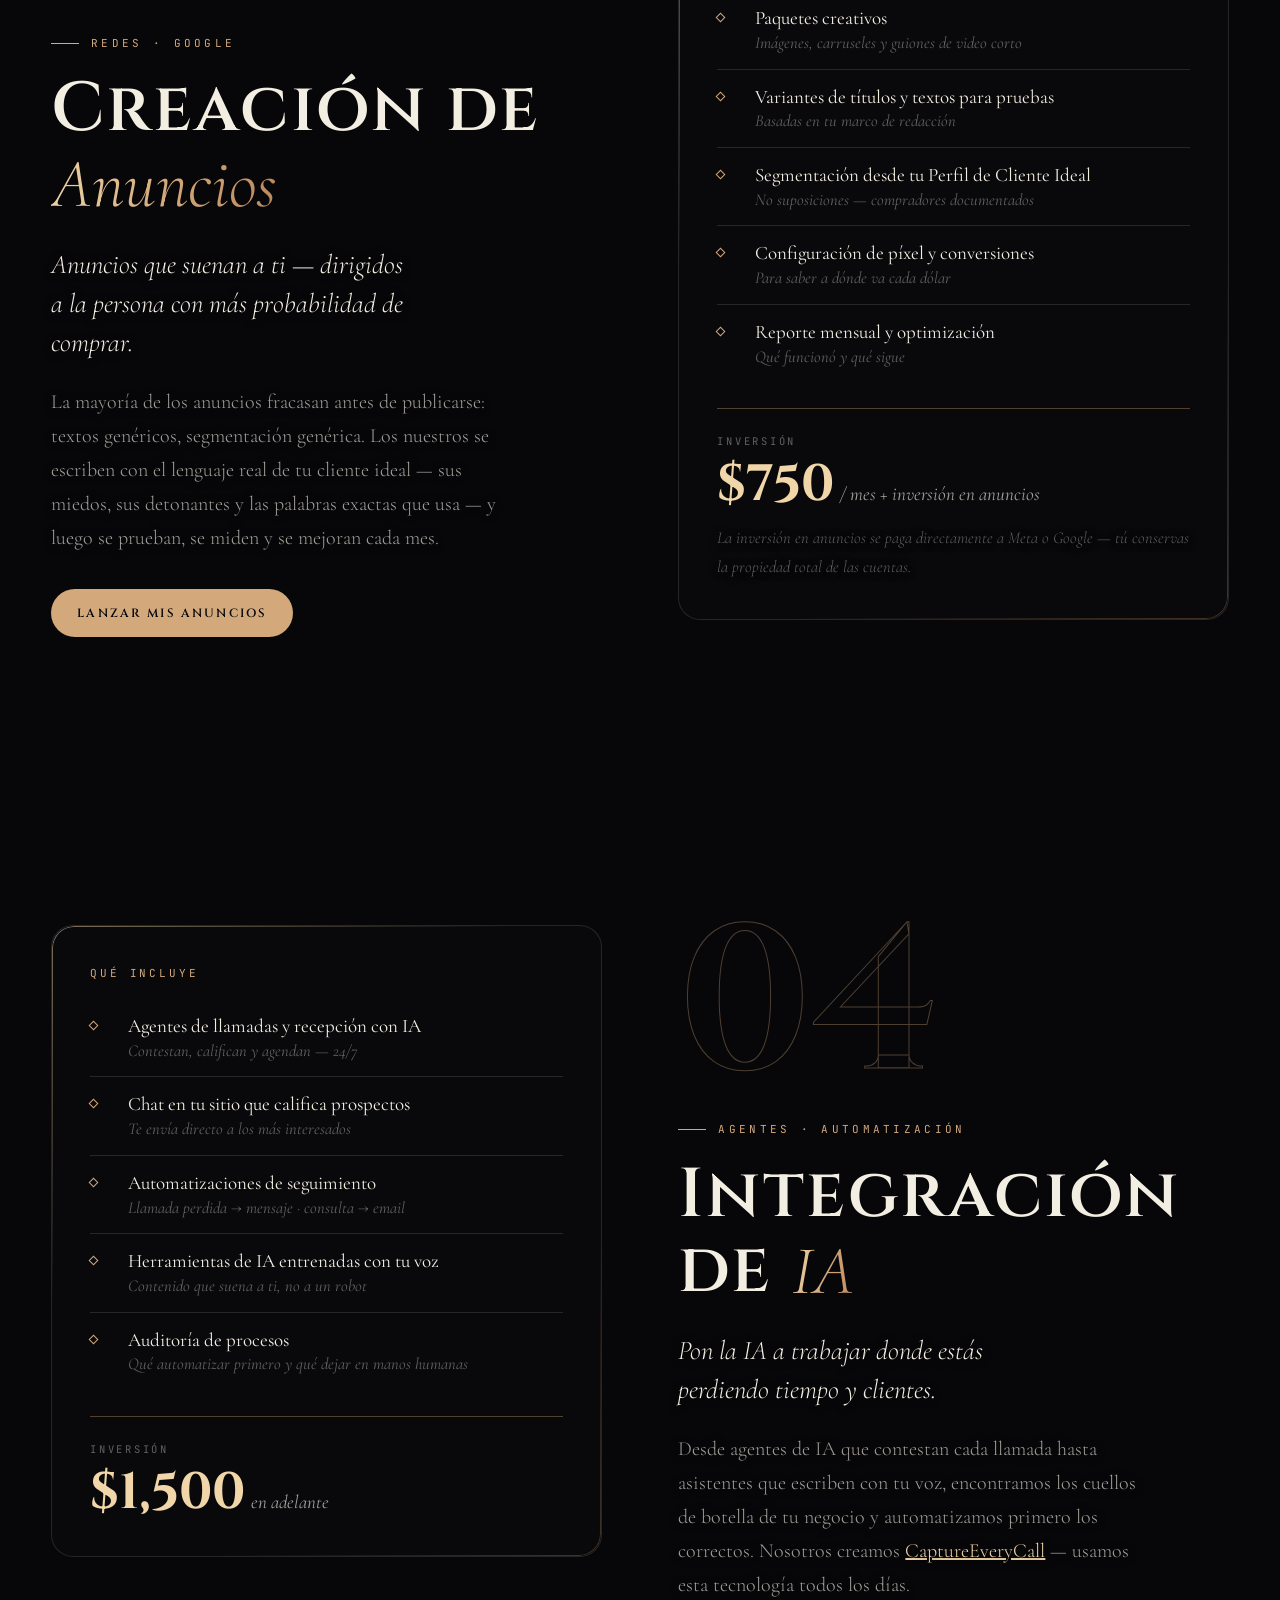
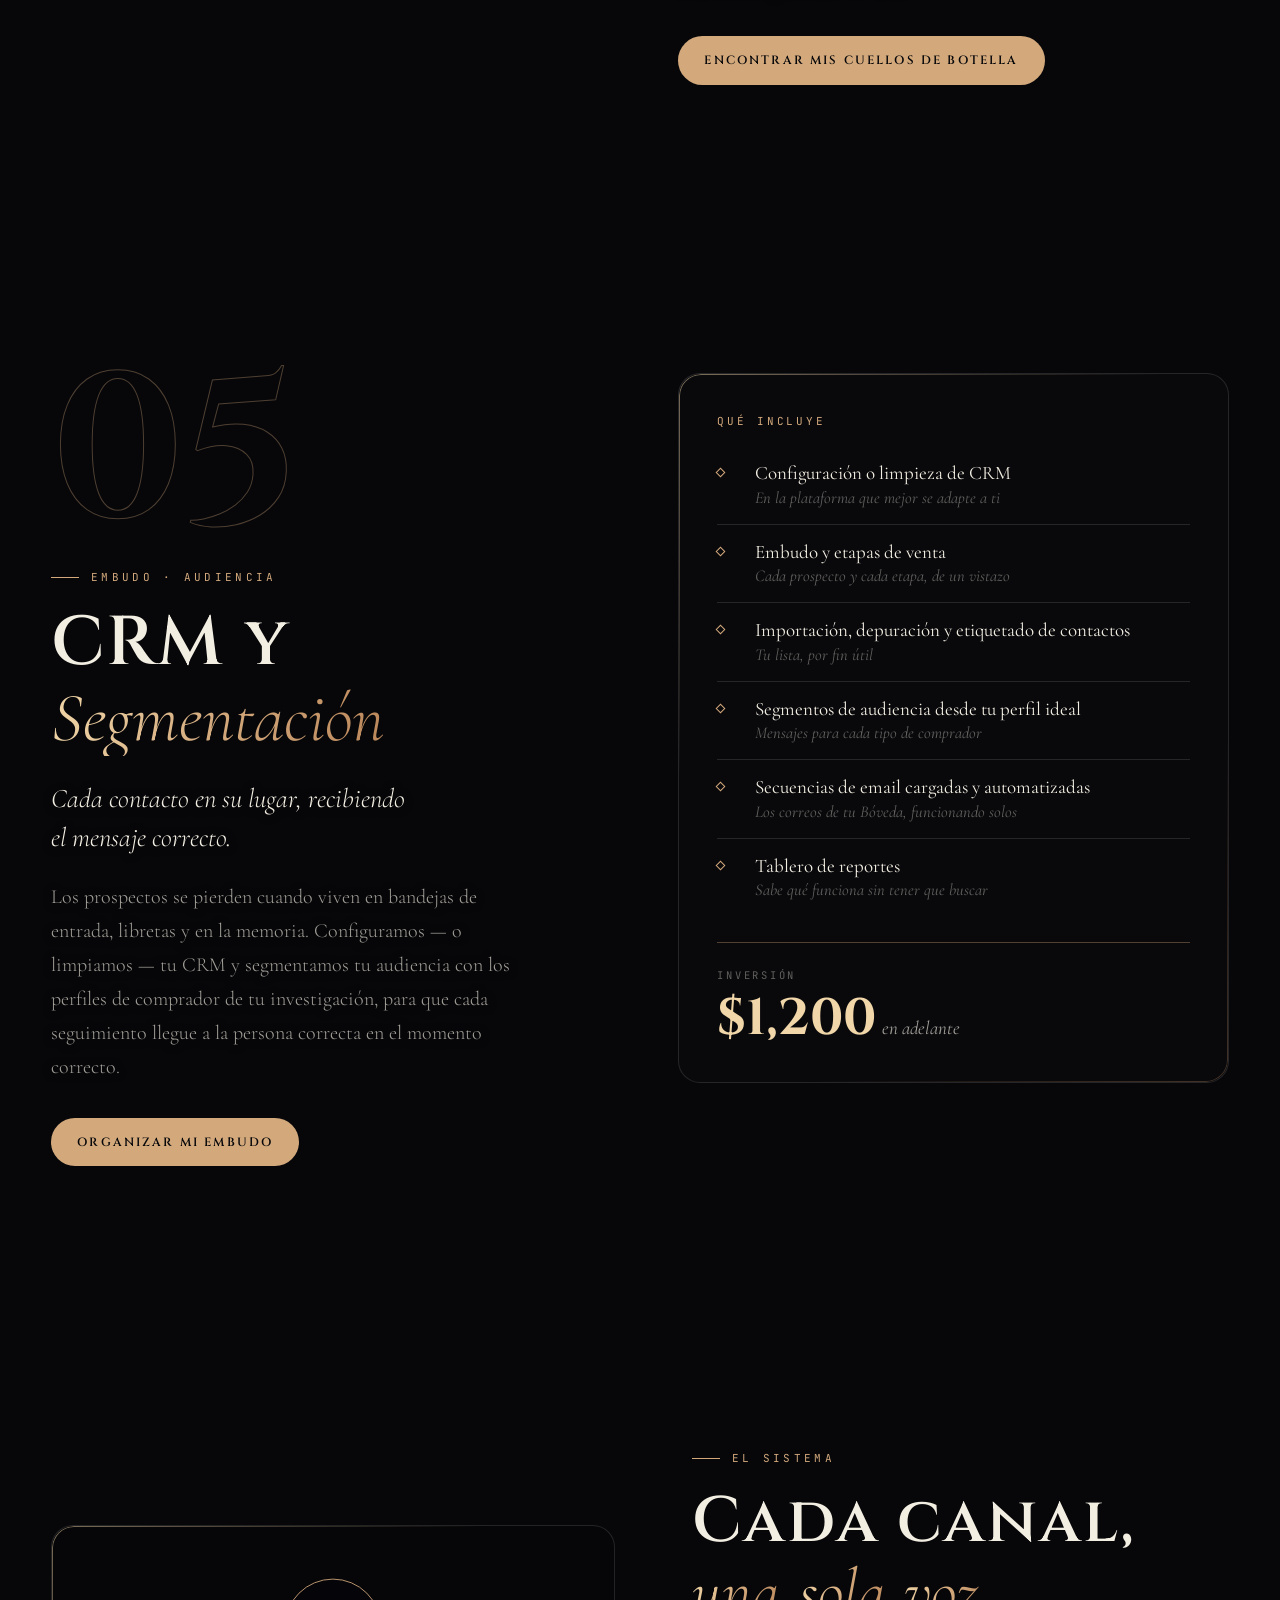
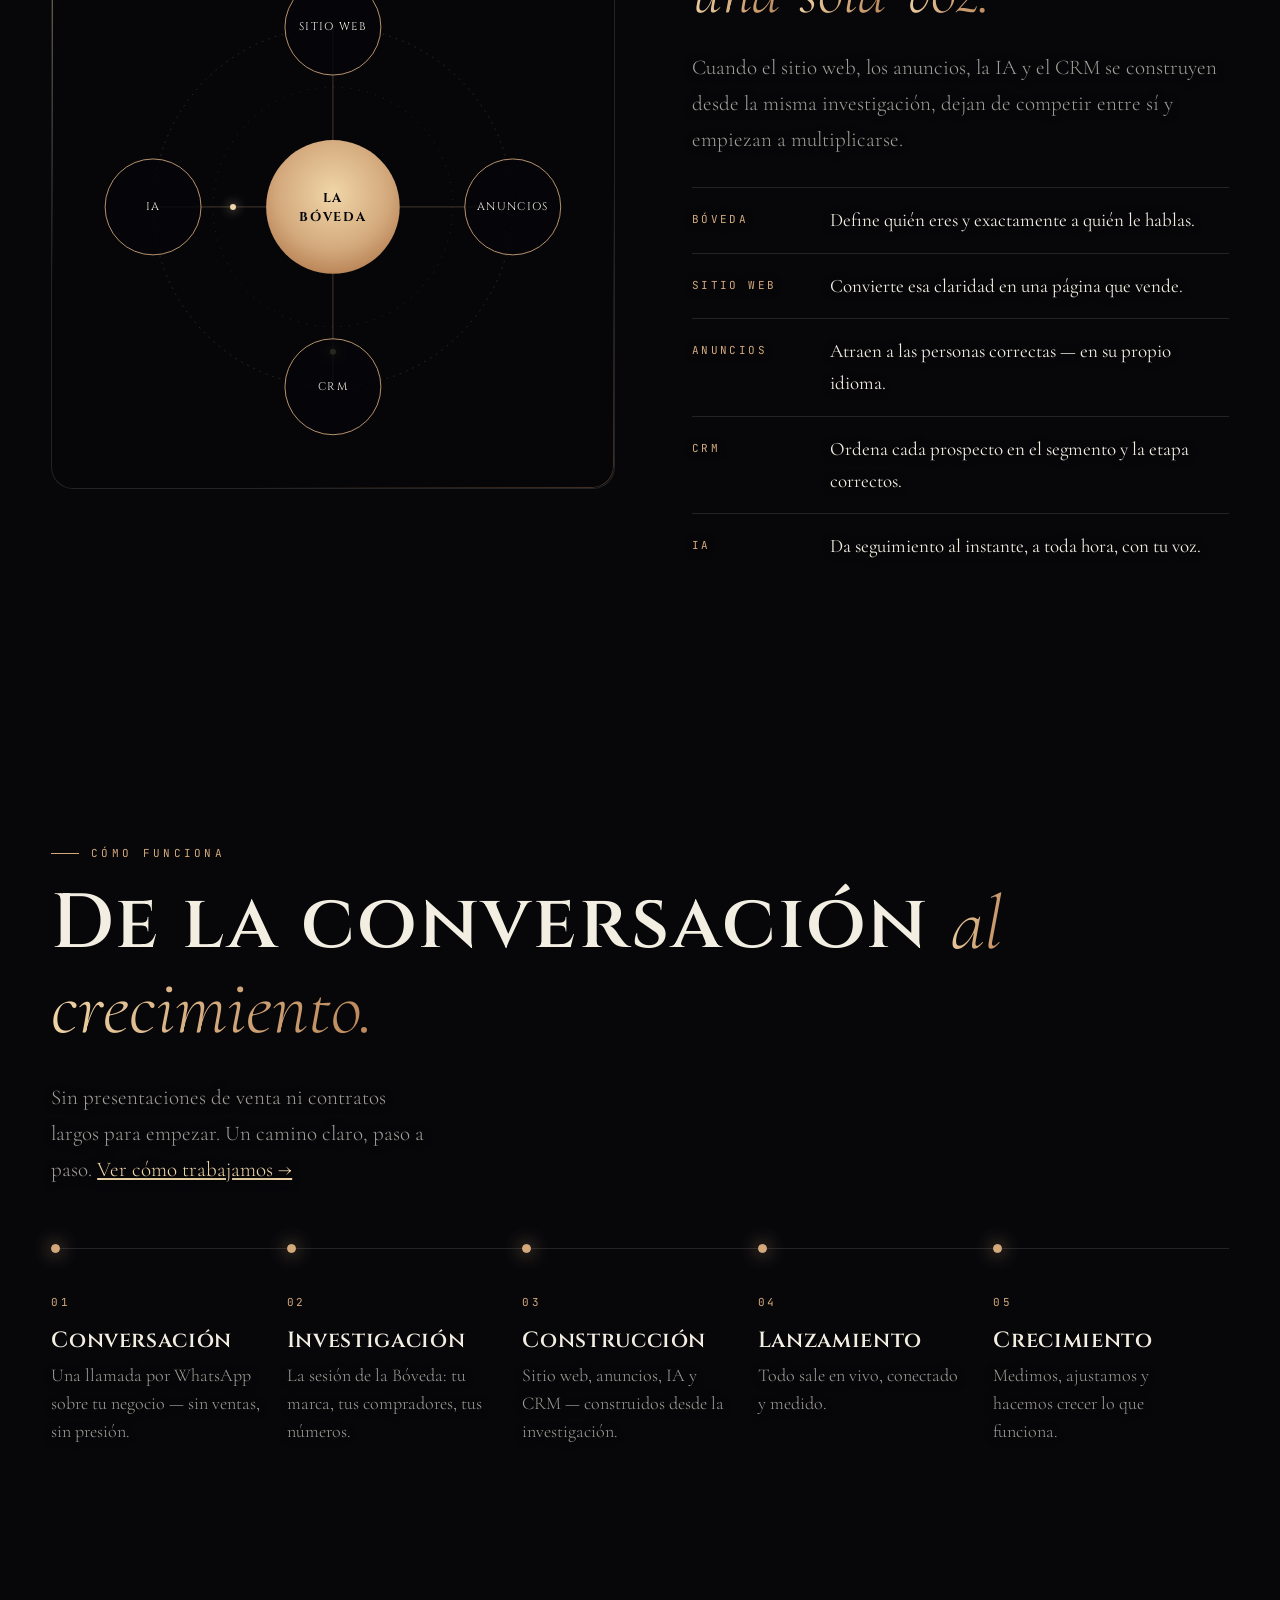
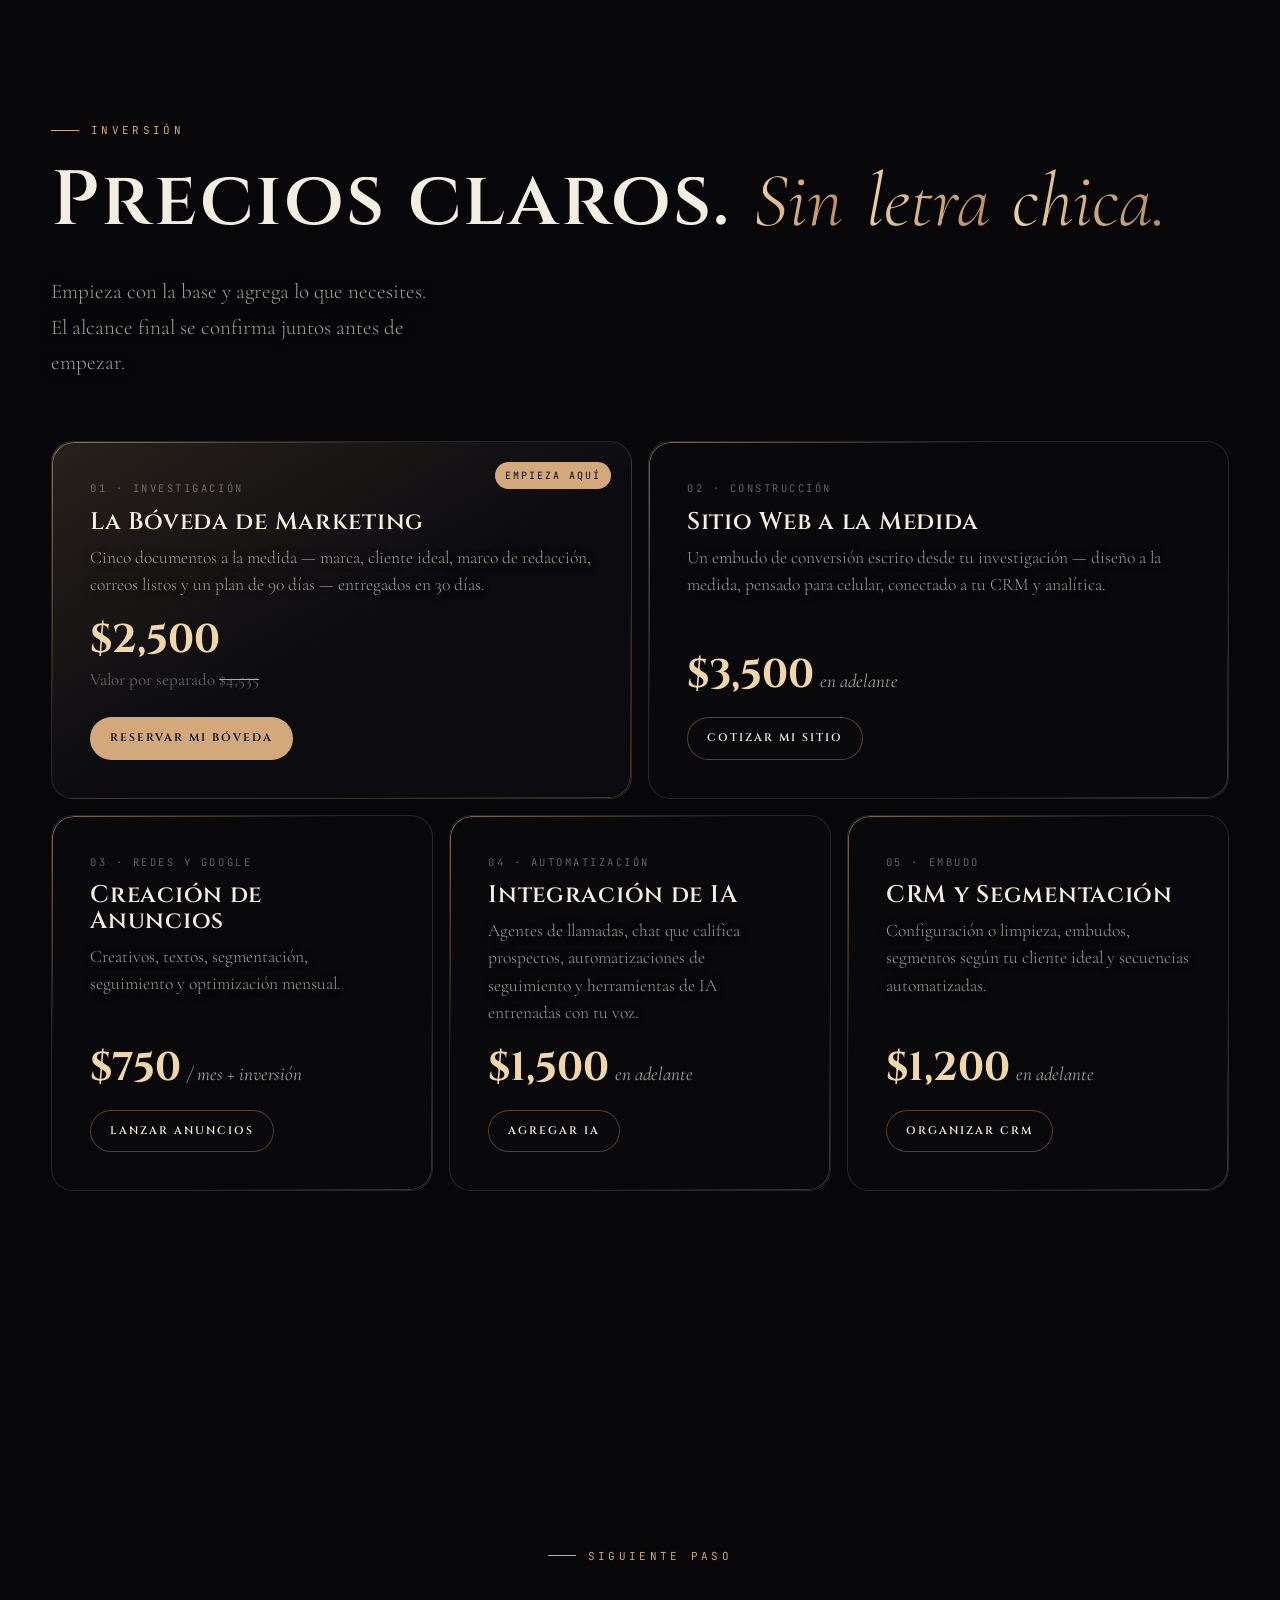
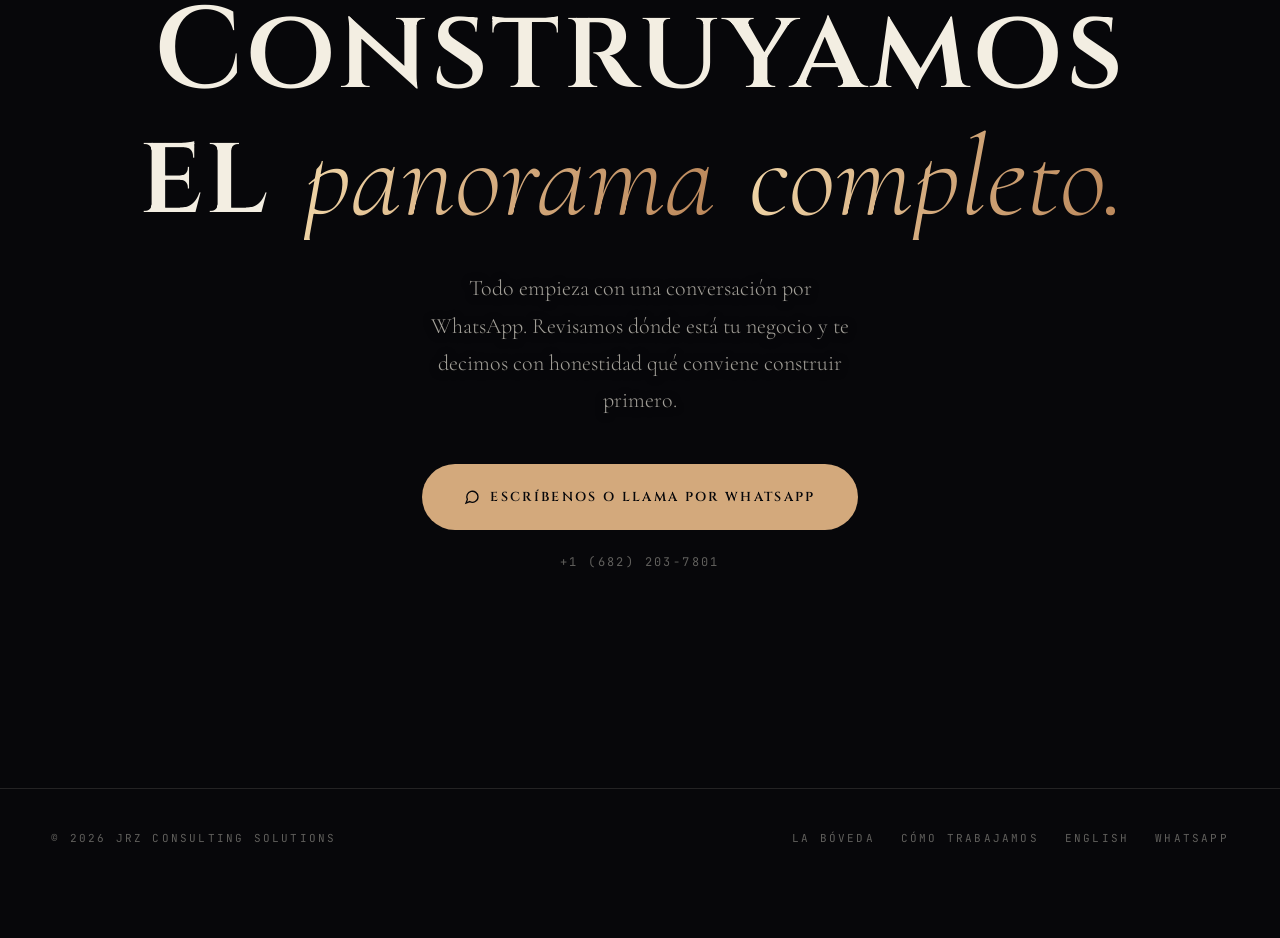
<file: espanol/index.html>
<!DOCTYPE html>
<html lang="es">
<head>
<meta charset="UTF-8"/>
<meta name="viewport" content="width=device-width, initial-scale=1.0"/>
<title>JRZ Consulting Solutions — Marketing con Ingeniería</title>
<meta name="description" content="Estudio de marketing basado en investigación. La Bóveda de Marketing, sitios web a la medida, anuncios en redes sociales y Google, integración de IA y configuración de CRM con segmentación de audiencia — todo construido desde una sola base."/>
<meta property="og:title" content="JRZ Consulting Solutions — Marketing con Ingeniería"/>
<meta property="og:description" content="Investigación, sitios web, anuncios, IA y CRM — construidos desde una sola base para que cada pieza empuje en la misma dirección."/>
<meta name="theme-color" content="#07070a"/>
<link rel="alternate" hreflang="en" href="../index.html"/>
<link rel="preconnect" href="https://fonts.googleapis.com"/>
<link rel="preconnect" href="https://fonts.gstatic.com" crossorigin/>
<link href="https://fonts.googleapis.com/css2?family=Cinzel:wght@400;600;700;900&family=Cormorant+Garamond:ital,wght@0,300;0,400;0,500;0,600;1,300;1,400;1,500&family=JetBrains+Mono:wght@400&display=swap" rel="stylesheet"/>
<link rel="stylesheet" href="../jrz.css"/>
</head>
<body class="loading">

<!-- ═══════════ ATMOSPHERE ═══════════ -->
<canvas id="stage" aria-hidden="true"></canvas>
<div class="atmos" aria-hidden="true"></div>
<div class="vignette" aria-hidden="true"></div>
<div class="grain" aria-hidden="true"></div>
<div class="progress" aria-hidden="true"></div>
<div class="cursor" aria-hidden="true"></div>
<div class="cursor-ring" aria-hidden="true"><span></span></div>

<!-- ═══════════ LOADER ═══════════ -->
<div class="loader" aria-hidden="true">
  <div class="loader-mark">JRZ</div>
  <div class="loader-bar"><i></i></div>
  <div class="loader-count">000</div>
</div>

<!-- ═══════════ NAV ═══════════ -->
<header class="nav">
  <a class="brand" href="#top" aria-label="JRZ Consulting Solutions — inicio">
    <span class="brand-mono">JRZ</span>
    <span class="brand-name">Consulting<br>Solutions</span>
  </a>
  <nav class="nav-links" aria-label="Principal">
    <a href="#services">Servicios</a>
    <a href="#system">El Sistema</a>
    <a href="#pricing">Precios</a>
    <a href="vault.html">La Bóveda</a>
    <a class="lang" href="../index.html" hreflang="en">EN</a>
    <a class="pill magnetic" href="https://wa.me/16822037801?text=Hola%20Joey%2C%20me%20gustar%C3%ADa%20hablar%20sobre%20el%20marketing%20de%20mi%20negocio." target="_blank" rel="noopener">Escríbenos o Llama</a>
  </nav>
  <button class="menu-btn" data-menu aria-expanded="false" aria-controls="mmenu">Menú</button>
</header>
<div class="mobile-menu" id="mmenu">
  <button class="menu-btn close" data-menu aria-expanded="false">Cerrar</button>
  <a href="#services"><small>01</small>Servicios</a>
  <a href="#system"><small>02</small>El Sistema</a>
  <a href="#pricing"><small>03</small>Precios</a>
  <a href="vault.html"><small>04</small>La Bóveda</a>
  <a href="../index.html" hreflang="en"><small>EN</small>English</a>
  <a href="https://wa.me/16822037801" target="_blank" rel="noopener"><small>→</small>Escríbenos o Llama</a>
</div>

<div class="hud" aria-hidden="true"><span class="hud-num">01 / 10</span><span class="hud-bar"><i></i></span><span class="hud-label">Inicio</span></div>

<a class="float-cta" href="https://wa.me/16822037801?text=Hola%20Joey%2C%20me%20gustar%C3%ADa%20hablar%20sobre%20el%20marketing%20de%20mi%20negocio." target="_blank" rel="noopener" aria-label="Escribe o llama por WhatsApp">
  <svg viewBox="0 0 24 24"><path d="M21 11.5a8.4 8.4 0 01-12.4 7.4L3 21l2.1-5.4A8.4 8.4 0 1121 11.5z"/></svg>
  <span>Escríbenos</span>
</a>

<main id="top">

<!-- ═══════════ HERO ═══════════ -->
<section class="hero" data-shape="hero" data-side="right" data-hud="Inicio">
  <div class="wrap">
    <span class="label fade">JRZ Consulting Solutions — Estudio de Marketing</span>
    <h1 data-split>Marketing <em>con ingeniería.</em></h1>
    <p class="hero-sub fade" style="--d:.5s">Investigación, sitios web, anuncios, IA y CRM — construidos desde una sola base, para que cada pieza empuje en la misma dirección.</p>
    <div class="hero-ctas fade" style="--d:.7s">
      <a class="pill magnetic" href="#services">Ver Servicios
        <svg viewBox="0 0 24 24"><path d="M12 5v14M5 12l7 7 7-7"/></svg></a>
      <a class="pill ghost magnetic" href="https://wa.me/16822037801?text=Hola%20Joey%2C%20me%20gustar%C3%ADa%20hablar%20sobre%20el%20marketing%20de%20mi%20negocio." target="_blank" rel="noopener">Escríbenos o Llama</a>
    </div>
  </div>
  <div class="hero-meta">Investigar <b>/</b> Construir <b>/</b> Activar<br>Desde DFW <b>·</b> Para todo el mundo</div>
  <div class="scroll-cue" aria-hidden="true"><span>Desliza</span><i></i></div>
</section>

<div class="marquee" aria-hidden="true">
  <div class="marquee-track">
    <span>Investigación</span><span class="fill">—</span><span>Sitios Web</span><span class="fill">—</span><span>Anuncios</span><span class="fill">—</span><span>IA</span><span class="fill">—</span><span>CRM</span><span class="fill">—</span>
    <span>Investigación</span><span class="fill">—</span><span>Sitios Web</span><span class="fill">—</span><span>Anuncios</span><span class="fill">—</span><span>IA</span><span class="fill">—</span><span>CRM</span><span class="fill">—</span>
  </div>
</div>

<!-- ═══════════ MANIFESTO ═══════════ -->
<section class="manifesto" data-shape="hero" data-side="left" data-hud="El Problema">
  <div class="wrap" style="display:flex; justify-content:flex-end;">
    <div>
      <span class="label fade">El Problema</span>
      <p class="manifesto-text" style="margin-top:28px;">La mayoría de los negocios no tienen un problema de marketing. Tienen un <em>problema de arquitectura.</em> El sitio web, los anuncios, las automatizaciones y el CRM se compran uno a la vez — a personas distintas — y ninguno se comunica con los demás. Nosotros empezamos con la <em>investigación,</em> y desde ahí construimos cada canal.</p>
    </div>
  </div>
</section>

<!-- ═══════════ SERVICES INDEX ═══════════ -->
<section class="section" id="services" data-shape="system" data-side="right" data-hud="Servicios">
  <div class="wrap">
    <div class="section-head">
      <div>
        <span class="label fade">Servicios</span>
        <h2 data-split>Cinco servicios. <em>Una sola base.</em></h2>
      </div>
      <p class="fade">Empieza con la investigación o tráenos para un solo canal. De cualquier forma, todo lo que construimos parte de quién eres y a quién sirves.</p>
    </div>
    <ol class="svc-list">
      <li class="svc-row fade"><a href="#vault" data-cursor="Ver"><span class="svc-num">01</span><span class="svc-name">La Bóveda de Marketing</span><span class="svc-tag">Investigación · Base</span><span class="svc-arrow magnetic"><svg viewBox="0 0 24 24"><path d="M5 12h14M13 6l6 6-6 6"/></svg></span></a></li>
      <li class="svc-row fade"><a href="#websites" data-cursor="Ver"><span class="svc-num">02</span><span class="svc-name">Sitios Web a la Medida</span><span class="svc-tag">Construcción · Conversión</span><span class="svc-arrow magnetic"><svg viewBox="0 0 24 24"><path d="M5 12h14M13 6l6 6-6 6"/></svg></span></a></li>
      <li class="svc-row fade"><a href="#ads" data-cursor="Ver"><span class="svc-num">03</span><span class="svc-name">Creación de Anuncios</span><span class="svc-tag">Redes · Google</span><span class="svc-arrow magnetic"><svg viewBox="0 0 24 24"><path d="M5 12h14M13 6l6 6-6 6"/></svg></span></a></li>
      <li class="svc-row fade"><a href="#ai" data-cursor="Ver"><span class="svc-num">04</span><span class="svc-name">Integración de IA</span><span class="svc-tag">Agentes · Automatización</span><span class="svc-arrow magnetic"><svg viewBox="0 0 24 24"><path d="M5 12h14M13 6l6 6-6 6"/></svg></span></a></li>
      <li class="svc-row fade"><a href="#crm" data-cursor="Ver"><span class="svc-num">05</span><span class="svc-name">CRM y Segmentación</span><span class="svc-tag">Embudo · Audiencia</span><span class="svc-arrow magnetic"><svg viewBox="0 0 24 24"><path d="M5 12h14M13 6l6 6-6 6"/></svg></span></a></li>
    </ol>
  </div>
</section>

<!-- ═══════════ 01 VAULT ═══════════ -->
<section class="chapter" id="vault" data-shape="vault" data-side="right" data-hud="La Bóveda de Marketing">
  <div class="wrap chapter-grid">
    <div class="chapter-copy">
      <span class="ch-num" aria-hidden="true">01</span>
      <span class="label fade">Investigación · Base</span>
      <h2 data-split>La Bóveda de <em>Marketing</em></h2>
      <p class="ch-lead fade">La investigación sobre la que se construye todo lo demás.</p>
      <p class="ch-body fade">Antes de gastar un dólar o escribir una palabra, documentamos quién eres, a quién sirves y qué debe lograr cada pieza de comunicación. Cinco documentos a la medida, ordenados como un solo sistema, entregados en un portal privado optimizado para celular en 30 días.</p>
      <div class="ch-actions fade">
        <a class="pill magnetic" href="vault.html">Ver la Bóveda Completa</a>
        <a class="pill ghost magnetic" href="https://wa.me/16822037801?text=Hola%20Joey%2C%20me%20interesa%20la%20B%C3%B3veda%20de%20Marketing." target="_blank" rel="noopener">Empezar mi Bóveda</a>
      </div>
    </div>
    <div class="panel fade" style="--d:.15s">
      <div class="panel-title">Qué incluye</div>
      <ul class="inc">
        <li><span>Documento de Consistencia de Marca<small>Identidad, voz, reglas visuales, lista de revisión</small></span></li>
        <li><span>Perfil de Cliente Ideal<small>2–3 segmentos · miedos, detonantes, sus propias palabras</small></span></li>
        <li><span>Marco de Tono y Redacción<small>Una sola voz en todos los canales</small></span></li>
        <li><span>Secuencias de Email — 8–12 correos<small>Cuatro secuencias, listas para enviar</small></span></li>
        <li><span>Plan de Crecimiento a 90 Días<small>Fugas de ingreso, los números, el plan</small></span></li>
      </ul>
      <div class="price-row">
        <div><div class="price-label">Inversión</div><div class="price">$2,500</div><div class="price-was">Valor por separado <s>$4,535</s></div></div>
        <div class="price-label" style="text-align:right">Entrega en<br><span style="color:var(--gold-hi); font-size:13px;">30 días</span></div>
      </div>
    </div>
  </div>
</section>

<!-- ═══════════ 02 WEBSITES ═══════════ -->
<section class="chapter flip" id="websites" data-shape="web" data-side="left" data-hud="Sitios Web a la Medida">
  <div class="wrap chapter-grid">
    <div class="chapter-copy">
      <span class="ch-num" aria-hidden="true">02</span>
      <span class="label fade">Construcción · Conversión</span>
      <h2 data-split>Sitios Web <em>a la Medida</em></h2>
      <p class="ch-lead fade">No es un folleto. Es un embudo escrito desde tu investigación.</p>
      <p class="ch-body fade">Un sitio construido sobre la Bóveda no empieza con el diseño — empieza con tu Perfil de Cliente Ideal y tu marco de redacción. Cada sección tiene un trabajo: el gancho capta la atención, el problema crea urgencia, la prueba genera confianza y la llamada a la acción convierte.</p>
      <div class="ch-actions fade">
        <a class="pill magnetic" href="https://wa.me/16822037801?text=Hola%20Joey%2C%20me%20interesa%20un%20sitio%20web%20a%20la%20medida." target="_blank" rel="noopener">Cotizar mi Sitio</a>
      </div>
      <div class="examples fade">
        <a class="example" href="https://captureeverycall.co/" target="_blank" rel="noopener" data-cursor="Visitar"><div><b>CaptureEveryCall</b><span>Agente de llamadas con IA · embudo para oficios</span></div><em>En vivo →</em></a>
        <a class="example" href="https://zuba213213.github.io/Mithu.Surendra/" target="_blank" rel="noopener" data-cursor="Visitar"><div><b>Mithu Surendra</b><span>Coach · conferencista · transformación</span></div><em>Vista previa →</em></a>
      </div>
    </div>
    <div class="panel fade" style="--d:.15s">
      <div class="panel-title">Qué incluye</div>
      <ul class="inc">
        <li><span>Diseño a la medida — sin plantillas<small>Construido sobre tu sistema de marca</small></span></li>
        <li><span>Textos de conversión desde tu Bóveda<small>Gancho → Problema → Prueba → Solución → Llamada a la acción</small></span></li>
        <li><span>Rápido y pensado para celular<small>La mayoría de tus visitas llegan desde el teléfono</small></span></li>
        <li><span>Captura de prospectos conectada a tu CRM<small>Formularios, citas, mensaje con un clic</small></span></li>
        <li><span>Analítica y seguimiento de conversiones<small>Sabe qué página genera cada prospecto</small></span></li>
        <li><span>Estructura lista para SEO<small>Encabezados limpios, metadatos y velocidad</small></span></li>
      </ul>
      <div class="price-row">
        <div><div class="price-label">Inversión</div><div class="price">$3,500<small>en adelante</small></div></div>
        <div class="price-label" style="text-align:right">Según el<br><span style="color:var(--gold-hi); font-size:13px;">tamaño del proyecto</span></div>
      </div>
    </div>
  </div>
</section>

<!-- ═══════════ 03 ADS ═══════════ -->
<section class="chapter" id="ads" data-shape="ads" data-side="right" data-hud="Creación de Anuncios">
  <div class="wrap chapter-grid">
    <div class="chapter-copy">
      <span class="ch-num" aria-hidden="true">03</span>
      <span class="label fade">Redes · Google</span>
      <h2 data-split>Creación de <em>Anuncios</em></h2>
      <p class="ch-lead fade">Anuncios que suenan a ti — dirigidos a la persona con más probabilidad de comprar.</p>
      <p class="ch-body fade">La mayoría de los anuncios fracasan antes de publicarse: textos genéricos, segmentación genérica. Los nuestros se escriben con el lenguaje real de tu cliente ideal — sus miedos, sus detonantes y las palabras exactas que usa — y luego se prueban, se miden y se mejoran cada mes.</p>
      <div class="ch-actions fade">
        <a class="pill magnetic" href="https://wa.me/16822037801?text=Hola%20Joey%2C%20me%20interesa%20la%20creaci%C3%B3n%20de%20anuncios." target="_blank" rel="noopener">Lanzar mis Anuncios</a>
      </div>
    </div>
    <div class="panel fade" style="--d:.15s">
      <div class="panel-title">Qué incluye</div>
      <ul class="inc">
        <li><span>Campañas en Meta (Facebook e Instagram) y Google<small>Búsqueda, feed e historias</small></span></li>
        <li><span>Paquetes creativos<small>Imágenes, carruseles y guiones de video corto</small></span></li>
        <li><span>Variantes de títulos y textos para pruebas<small>Basadas en tu marco de redacción</small></span></li>
        <li><span>Segmentación desde tu Perfil de Cliente Ideal<small>No suposiciones — compradores documentados</small></span></li>
        <li><span>Configuración de píxel y conversiones<small>Para saber a dónde va cada dólar</small></span></li>
        <li><span>Reporte mensual y optimización<small>Qué funcionó y qué sigue</small></span></li>
      </ul>
      <div class="price-row">
        <div><div class="price-label">Inversión</div><div class="price">$750<small>/ mes + inversión en anuncios</small></div></div>
      </div>
      <p class="note">La inversión en anuncios se paga directamente a Meta o Google — tú conservas la propiedad total de las cuentas.</p>
    </div>
  </div>
</section>

<!-- ═══════════ 04 AI ═══════════ -->
<section class="chapter flip" id="ai" data-shape="ai" data-side="left" data-hud="Integración de IA">
  <div class="wrap chapter-grid">
    <div class="chapter-copy">
      <span class="ch-num" aria-hidden="true">04</span>
      <span class="label fade">Agentes · Automatización</span>
      <h2 data-split>Integración de <em>IA</em></h2>
      <p class="ch-lead fade">Pon la IA a trabajar donde estás perdiendo tiempo y clientes.</p>
      <p class="ch-body fade">Desde agentes de IA que contestan cada llamada hasta asistentes que escriben con tu voz, encontramos los cuellos de botella de tu negocio y automatizamos primero los correctos. Nosotros creamos <a href="https://captureeverycall.co/" target="_blank" rel="noopener" style="color:var(--gold-hi)">CaptureEveryCall</a> — usamos esta tecnología todos los días.</p>
      <div class="ch-actions fade">
        <a class="pill magnetic" href="https://wa.me/16822037801?text=Hola%20Joey%2C%20me%20interesa%20la%20integraci%C3%B3n%20de%20IA." target="_blank" rel="noopener">Encontrar mis Cuellos de Botella</a>
      </div>
    </div>
    <div class="panel fade" style="--d:.15s">
      <div class="panel-title">Qué incluye</div>
      <ul class="inc">
        <li><span>Agentes de llamadas y recepción con IA<small>Contestan, califican y agendan — 24/7</small></span></li>
        <li><span>Chat en tu sitio que califica prospectos<small>Te envía directo a los más interesados</small></span></li>
        <li><span>Automatizaciones de seguimiento<small>Llamada perdida → mensaje · consulta → email</small></span></li>
        <li><span>Herramientas de IA entrenadas con tu voz<small>Contenido que suena a ti, no a un robot</small></span></li>
        <li><span>Auditoría de procesos<small>Qué automatizar primero y qué dejar en manos humanas</small></span></li>
      </ul>
      <div class="price-row">
        <div><div class="price-label">Inversión</div><div class="price">$1,500<small>en adelante</small></div></div>
      </div>
    </div>
  </div>
</section>

<!-- ═══════════ 05 CRM ═══════════ -->
<section class="chapter" id="crm" data-shape="crm" data-side="right" data-hud="CRM y Segmentación">
  <div class="wrap chapter-grid">
    <div class="chapter-copy">
      <span class="ch-num" aria-hidden="true">05</span>
      <span class="label fade">Embudo · Audiencia</span>
      <h2 data-split>CRM y <em>Segmentación</em></h2>
      <p class="ch-lead fade">Cada contacto en su lugar, recibiendo el mensaje correcto.</p>
      <p class="ch-body fade">Los prospectos se pierden cuando viven en bandejas de entrada, libretas y en la memoria. Configuramos — o limpiamos — tu CRM y segmentamos tu audiencia con los perfiles de comprador de tu investigación, para que cada seguimiento llegue a la persona correcta en el momento correcto.</p>
      <div class="ch-actions fade">
        <a class="pill magnetic" href="https://wa.me/16822037801?text=Hola%20Joey%2C%20me%20interesa%20configurar%20mi%20CRM." target="_blank" rel="noopener">Organizar mi Embudo</a>
      </div>
    </div>
    <div class="panel fade" style="--d:.15s">
      <div class="panel-title">Qué incluye</div>
      <ul class="inc">
        <li><span>Configuración o limpieza de CRM<small>En la plataforma que mejor se adapte a ti</small></span></li>
        <li><span>Embudo y etapas de venta<small>Cada prospecto y cada etapa, de un vistazo</small></span></li>
        <li><span>Importación, depuración y etiquetado de contactos<small>Tu lista, por fin útil</small></span></li>
        <li><span>Segmentos de audiencia desde tu perfil ideal<small>Mensajes para cada tipo de comprador</small></span></li>
        <li><span>Secuencias de email cargadas y automatizadas<small>Los correos de tu Bóveda, funcionando solos</small></span></li>
        <li><span>Tablero de reportes<small>Sabe qué funciona sin tener que buscar</small></span></li>
      </ul>
      <div class="price-row">
        <div><div class="price-label">Inversión</div><div class="price">$1,200<small>en adelante</small></div></div>
      </div>
    </div>
  </div>
</section>

<!-- ═══════════ SYSTEM ═══════════ -->
<section class="section" id="system" data-shape="system" data-side="left" data-hud="El Sistema">
  <div class="wrap eco-grid">
    <div class="panel fade" style="padding:clamp(12px,2vw,24px); background:rgba(7,7,10,.45);">
      <svg class="eco-svg" viewBox="0 0 600 600" role="img" aria-label="La investigación de la Bóveda al centro, conectada a Sitio Web, Anuncios, IA y CRM">
        <defs>
          <radialGradient id="coreGrad" cx="50%" cy="40%" r="60%"><stop offset="0%" stop-color="#f0d6a8"/><stop offset="70%" stop-color="#d3a97c"/><stop offset="100%" stop-color="#ba8659"/></radialGradient>
          <path id="s1" d="M300 300 L300 90"/><path id="s2" d="M300 300 L510 300"/><path id="s3" d="M300 300 L300 510"/><path id="s4" d="M300 300 L90 300"/>
        </defs>
        <g class="spin"><circle class="orbit" cx="300" cy="300" r="210"/><circle class="orbit" cx="300" cy="300" r="140" style="stroke-dasharray:1 9"/></g>
        <line class="spoke" x1="300" y1="300" x2="300" y2="90"/><line class="spoke" x1="300" y1="300" x2="510" y2="300"/>
        <line class="spoke" x1="300" y1="300" x2="300" y2="510"/><line class="spoke" x1="300" y1="300" x2="90" y2="300"/>
        <circle class="pulse" r="3.5"><animateMotion dur="2.4s" repeatCount="indefinite"><mpath href="#s1"/></animateMotion></circle>
        <circle class="pulse" r="3.5"><animateMotion dur="2.4s" begin=".6s" repeatCount="indefinite"><mpath href="#s2"/></animateMotion></circle>
        <circle class="pulse" r="3.5"><animateMotion dur="2.4s" begin="1.2s" repeatCount="indefinite"><mpath href="#s3"/></animateMotion></circle>
        <circle class="pulse" r="3.5"><animateMotion dur="2.4s" begin="1.8s" repeatCount="indefinite"><mpath href="#s4"/></animateMotion></circle>
        <g class="core"><circle class="c1" cx="300" cy="300" r="78"/><text x="300" y="294">LA</text><text x="300" y="316">BÓVEDA</text></g>
        <g class="node"><circle cx="300" cy="90" r="56"/><text x="300" y="90">SITIO WEB</text></g>
        <g class="node"><circle cx="510" cy="300" r="56"/><text x="510" y="300">ANUNCIOS</text></g>
        <g class="node"><circle cx="300" cy="510" r="56"/><text x="300" y="510">CRM</text></g>
        <g class="node"><circle cx="90" cy="300" r="56"/><text x="90" y="300">IA</text></g>
      </svg>
    </div>
    <div>
      <span class="label fade">El Sistema</span>
      <h2 data-split style="font-size:clamp(36px,5vw,72px); margin:18px 0 22px;">Cada canal, <em>una sola voz.</em></h2>
      <p class="fade" style="font-size:21px;">Cuando el sitio web, los anuncios, la IA y el CRM se construyen desde la misma investigación, dejan de competir entre sí y empiezan a multiplicarse.</p>
      <ul class="eco-list fade">
        <li><b>Bóveda</b><span>Define quién eres y exactamente a quién le hablas.</span></li>
        <li><b>Sitio Web</b><span>Convierte esa claridad en una página que vende.</span></li>
        <li><b>Anuncios</b><span>Atraen a las personas correctas — en su propio idioma.</span></li>
        <li><b>CRM</b><span>Ordena cada prospecto en el segmento y la etapa correctos.</span></li>
        <li><b>IA</b><span>Da seguimiento al instante, a toda hora, con tu voz.</span></li>
      </ul>
    </div>
  </div>
</section>

<!-- ═══════════ PROCESS ═══════════ -->
<section class="section" id="process" data-shape="galaxy" data-side="right" data-hud="Proceso">
  <div class="wrap">
    <div class="section-head">
      <div>
        <span class="label fade">Cómo Funciona</span>
        <h2 data-split>De la conversación <em>al crecimiento.</em></h2>
      </div>
      <p class="fade">Sin presentaciones de venta ni contratos largos para empezar. Un camino claro, paso a paso. <a href="how-we-work.html" style="color:var(--gold-hi)">Ver cómo trabajamos →</a></p>
    </div>
    <div class="process">
      <div class="step" style="--d:0s"><span class="step-n">01</span><h3>Conversación</h3><p>Una llamada por WhatsApp sobre tu negocio — sin ventas, sin presión.</p></div>
      <div class="step" style="--d:.15s"><span class="step-n">02</span><h3>Investigación</h3><p>La sesión de la Bóveda: tu marca, tus compradores, tus números.</p></div>
      <div class="step" style="--d:.3s"><span class="step-n">03</span><h3>Construcción</h3><p>Sitio web, anuncios, IA y CRM — construidos desde la investigación.</p></div>
      <div class="step" style="--d:.45s"><span class="step-n">04</span><h3>Lanzamiento</h3><p>Todo sale en vivo, conectado y medido.</p></div>
      <div class="step" style="--d:.6s"><span class="step-n">05</span><h3>Crecimiento</h3><p>Medimos, ajustamos y hacemos crecer lo que funciona.</p></div>
    </div>
  </div>
</section>

<!-- ═══════════ PRICING ═══════════ -->
<section class="section" id="pricing" data-shape="vault" data-side="center" data-hud="Precios">
  <div class="wrap">
    <div class="section-head">
      <div>
        <span class="label fade">Inversión</span>
        <h2 data-split>Precios claros. <em>Sin letra chica.</em></h2>
      </div>
      <p class="fade">Empieza con la base y agrega lo que necesites. El alcance final se confirma juntos antes de empezar.</p>
    </div>
    <div class="price-grid">
      <div class="panel pcard feature wide fade">
        <span class="badge">Empieza aquí</span>
        <span class="tag">01 · Investigación</span>
        <h3>La Bóveda de Marketing</h3>
        <p>Cinco documentos a la medida — marca, cliente ideal, marco de redacción, correos listos y un plan de 90 días — entregados en 30 días.</p>
        <div class="price">$2,500</div>
        <div class="price-was">Valor por separado <s>$4,535</s></div>
        <a class="pill magnetic" href="https://wa.me/16822037801?text=Hola%20Joey%2C%20me%20interesa%20la%20B%C3%B3veda%20de%20Marketing." target="_blank" rel="noopener">Reservar mi Bóveda</a>
      </div>
      <div class="panel pcard wide fade" style="--d:.1s">
        <span class="tag">02 · Construcción</span>
        <h3>Sitio Web a la Medida</h3>
        <p>Un embudo de conversión escrito desde tu investigación — diseño a la medida, pensado para celular, conectado a tu CRM y analítica.</p>
        <div class="price">$3,500<small>en adelante</small></div>
        <a class="pill ghost magnetic" href="https://wa.me/16822037801?text=Hola%20Joey%2C%20me%20interesa%20un%20sitio%20web%20a%20la%20medida." target="_blank" rel="noopener">Cotizar mi Sitio</a>
      </div>
      <div class="panel pcard fade" style="--d:.15s">
        <span class="tag">03 · Redes y Google</span>
        <h3>Creación de Anuncios</h3>
        <p>Creativos, textos, segmentación, seguimiento y optimización mensual.</p>
        <div class="price">$750<small>/ mes + inversión</small></div>
        <a class="pill ghost magnetic" href="https://wa.me/16822037801?text=Hola%20Joey%2C%20me%20interesa%20la%20creaci%C3%B3n%20de%20anuncios." target="_blank" rel="noopener">Lanzar Anuncios</a>
      </div>
      <div class="panel pcard fade" style="--d:.2s">
        <span class="tag">04 · Automatización</span>
        <h3>Integración de IA</h3>
        <p>Agentes de llamadas, chat que califica prospectos, automatizaciones de seguimiento y herramientas de IA entrenadas con tu voz.</p>
        <div class="price">$1,500<small>en adelante</small></div>
        <a class="pill ghost magnetic" href="https://wa.me/16822037801?text=Hola%20Joey%2C%20me%20interesa%20la%20integraci%C3%B3n%20de%20IA." target="_blank" rel="noopener">Agregar IA</a>
      </div>
      <div class="panel pcard fade" style="--d:.25s">
        <span class="tag">05 · Embudo</span>
        <h3>CRM y Segmentación</h3>
        <p>Configuración o limpieza, embudos, segmentos según tu cliente ideal y secuencias automatizadas.</p>
        <div class="price">$1,200<small>en adelante</small></div>
        <a class="pill ghost magnetic" href="https://wa.me/16822037801?text=Hola%20Joey%2C%20me%20interesa%20configurar%20mi%20CRM." target="_blank" rel="noopener">Organizar CRM</a>
      </div>
    </div>
  </div>
</section>

<!-- ═══════════ FINAL CTA ═══════════ -->
<section class="final" id="contact" data-shape="galaxy" data-side="center" data-hud="Siguiente Paso">
  <div class="wrap">
    <span class="label fade">Siguiente Paso</span>
    <h2 data-split>Construyamos el <em>panorama completo.</em></h2>
    <p class="fade">Todo empieza con una conversación por WhatsApp. Revisamos dónde está tu negocio y te decimos con honestidad qué conviene construir primero.</p>
    <a class="pill magnetic fade" href="https://wa.me/16822037801?text=Hola%20Joey%2C%20me%20gustar%C3%ADa%20hablar%20sobre%20el%20marketing%20de%20mi%20negocio." target="_blank" rel="noopener">
      <svg viewBox="0 0 24 24"><path d="M21 11.5a8.4 8.4 0 01-12.4 7.4L3 21l2.1-5.4A8.4 8.4 0 1121 11.5z"/></svg>
      Escríbenos o Llama por WhatsApp</a>
    <span class="phone fade">+1 (682) 203-7801</span>
  </div>
</section>

</main>

<footer>
  <div class="wrap foot">
    <span>© 2026 JRZ Consulting Solutions</span>
    <div class="foot-links">
      <a href="vault.html">La Bóveda</a>
      <a href="how-we-work.html">Cómo Trabajamos</a>
      <a href="../index.html" hreflang="en">English</a>
      <a href="https://wa.me/16822037801" target="_blank" rel="noopener">WhatsApp</a>
    </div>
  </div>
</footer>

<script src="../jrz.js"></script>
</body>
</html>
</file>
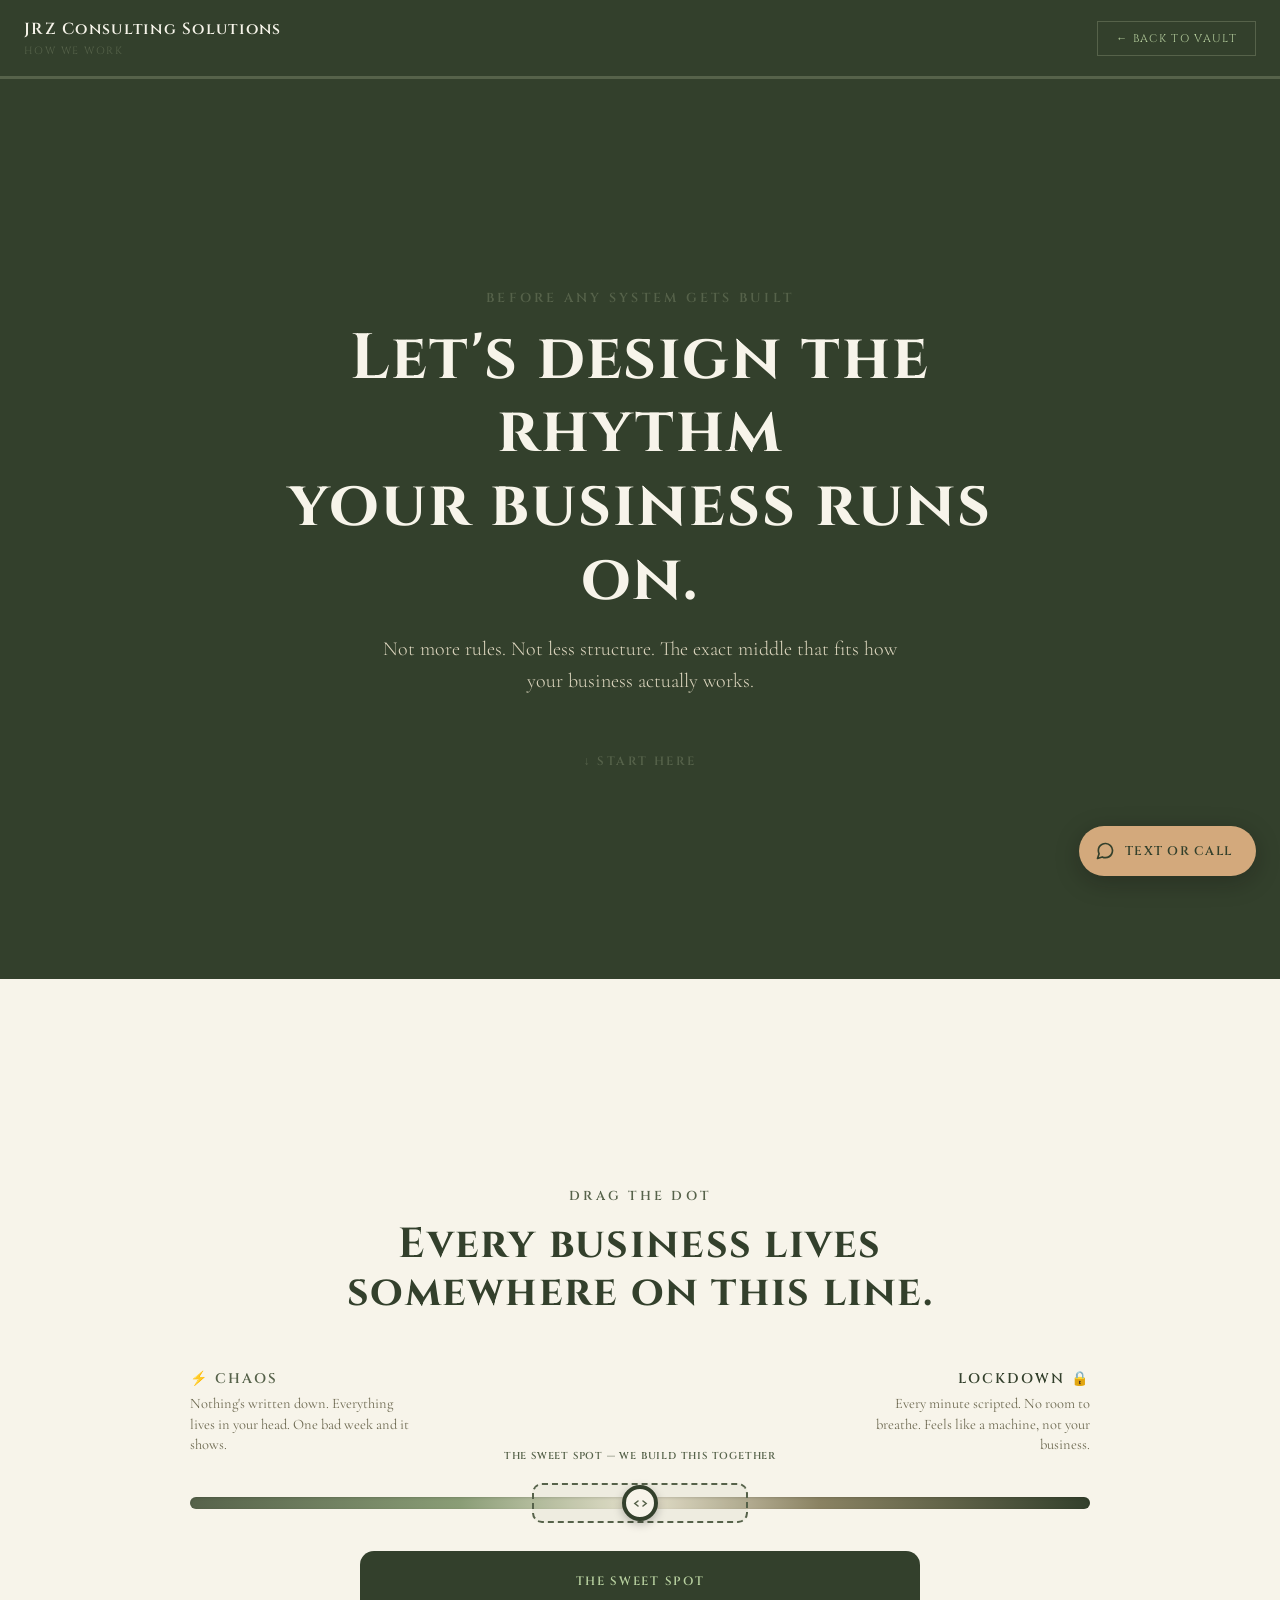
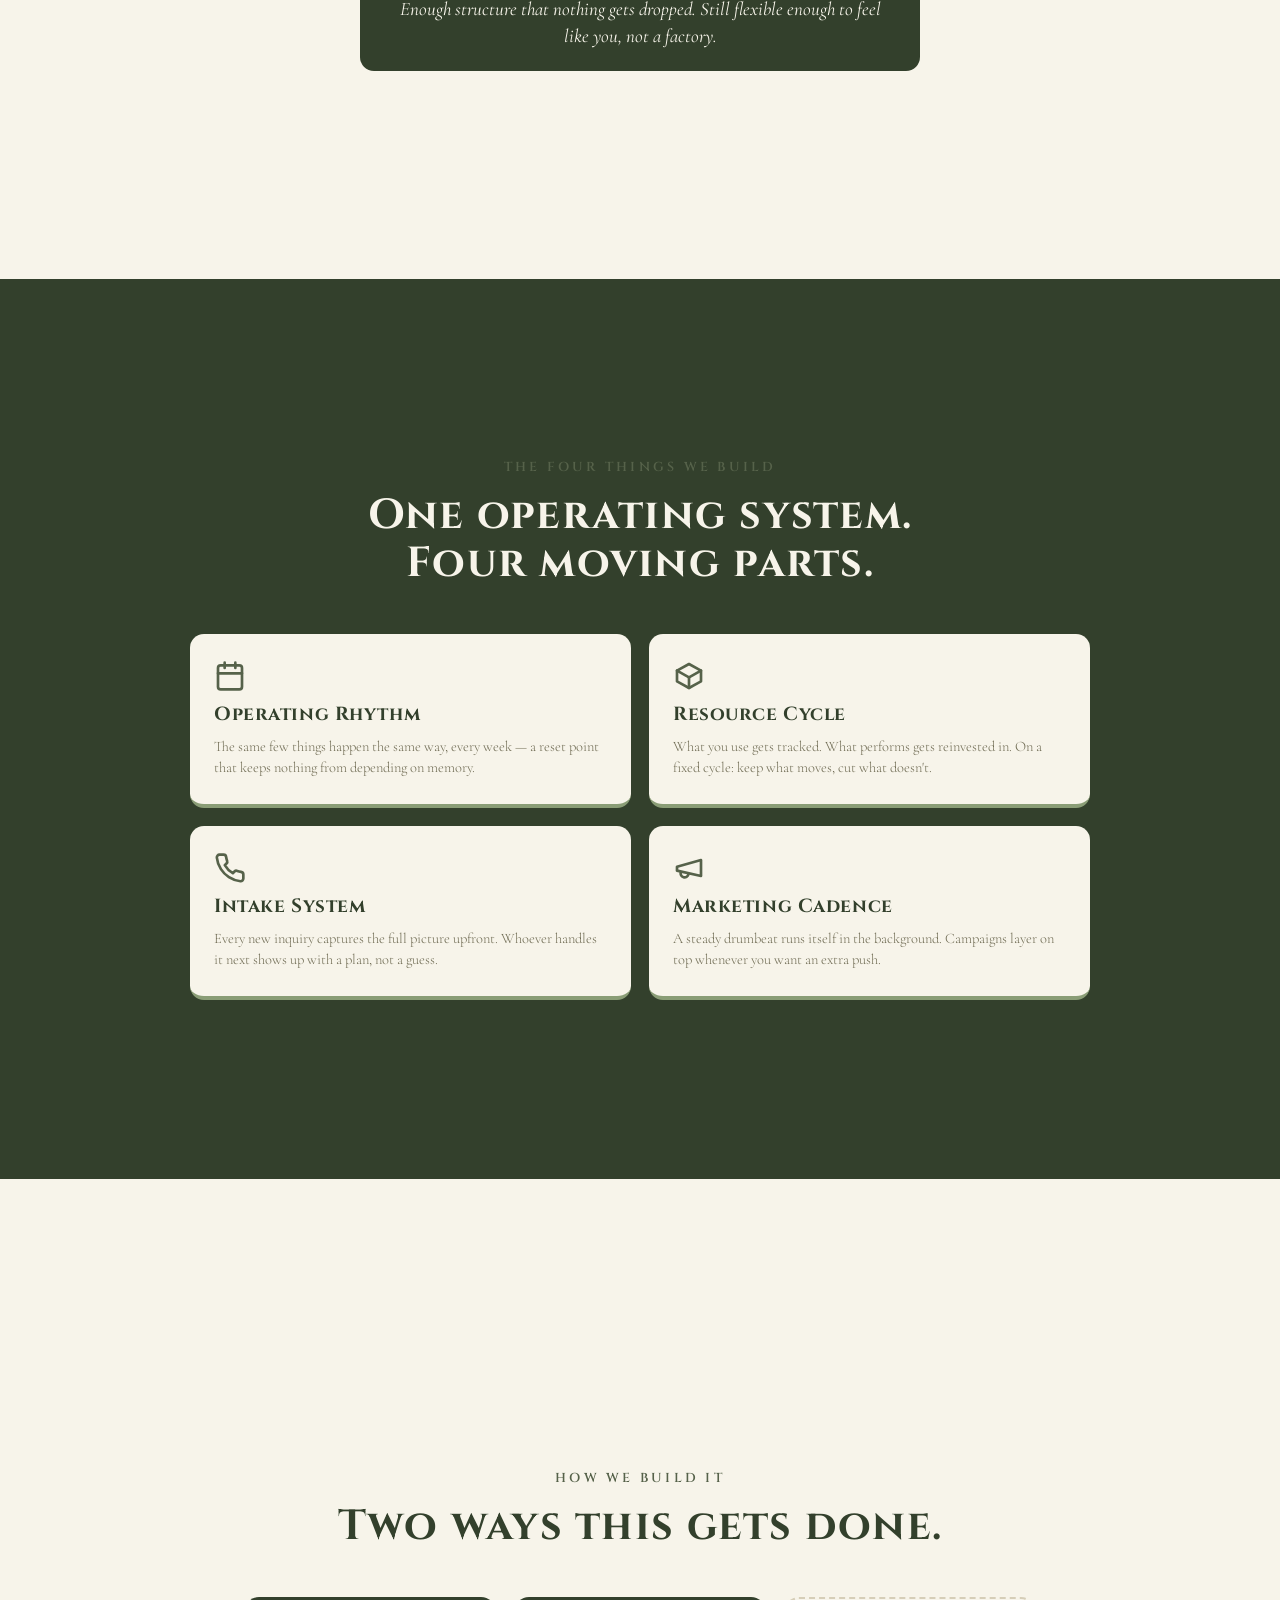
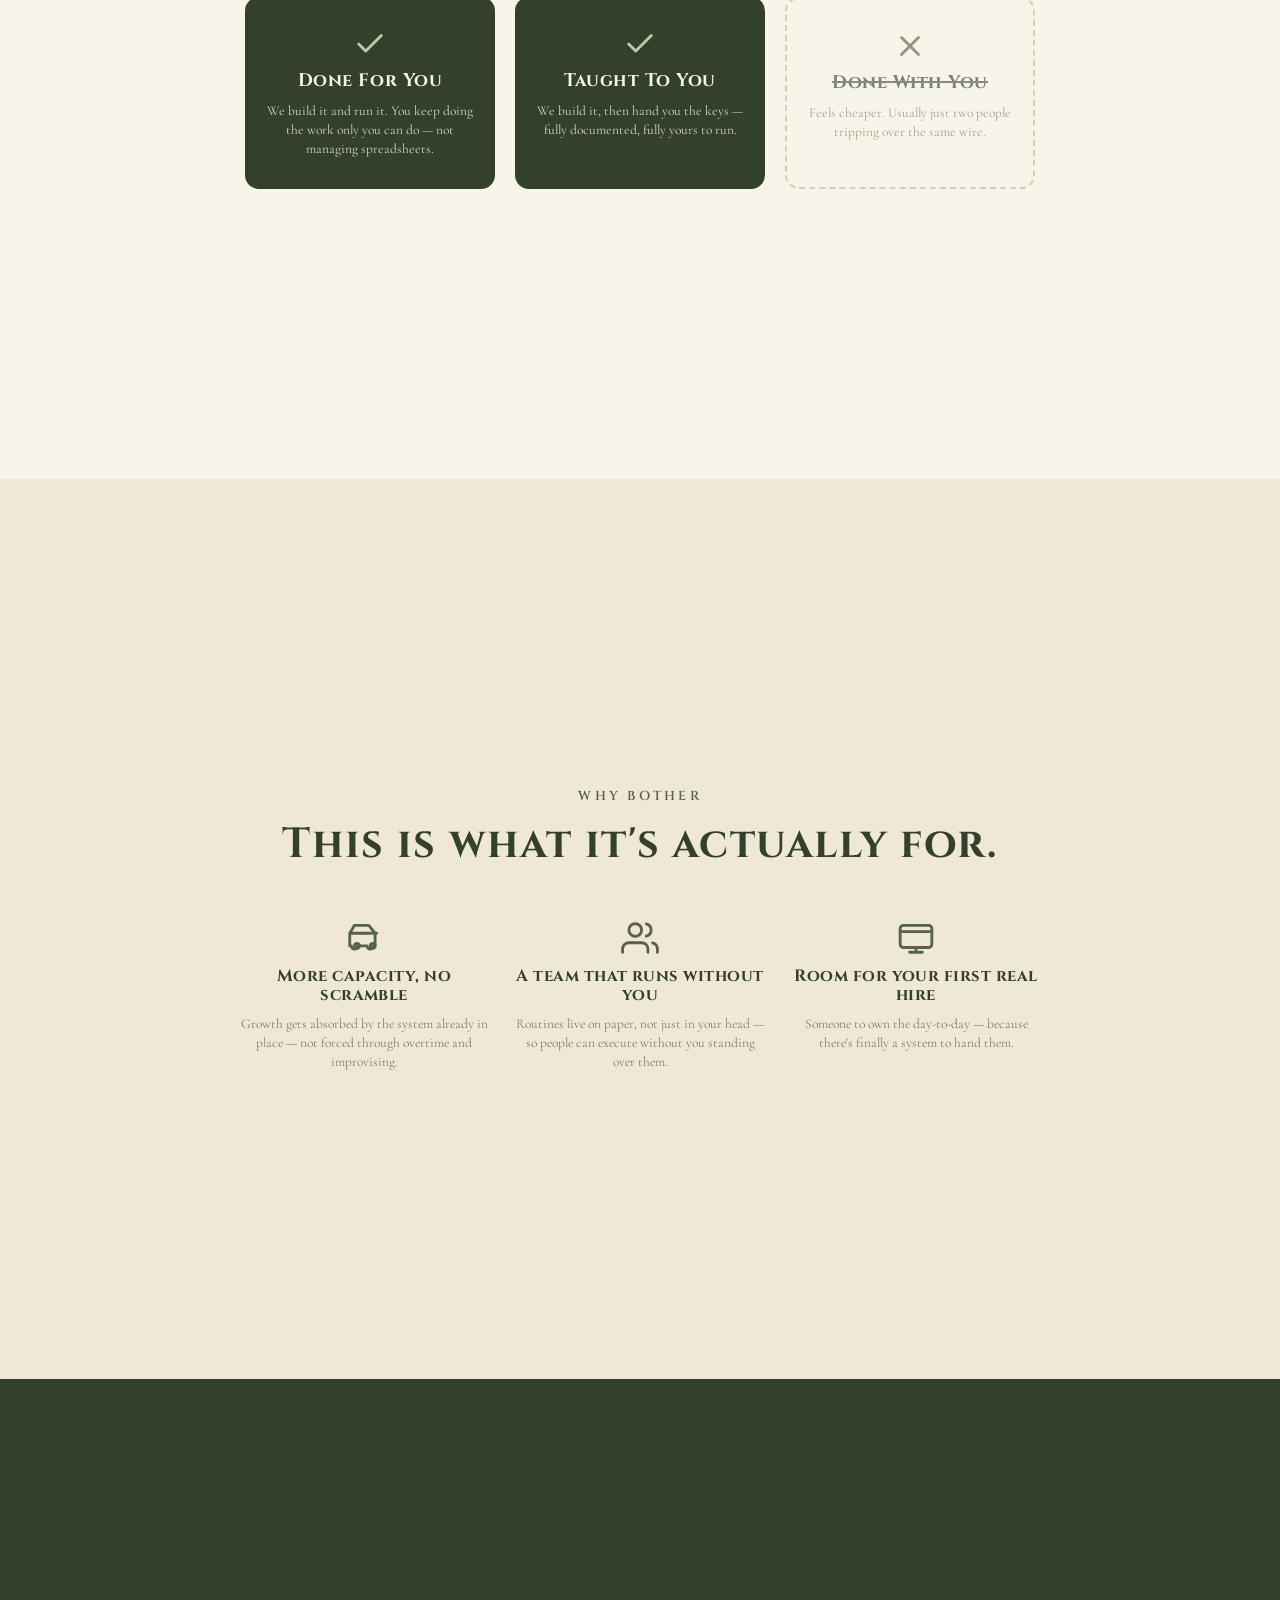
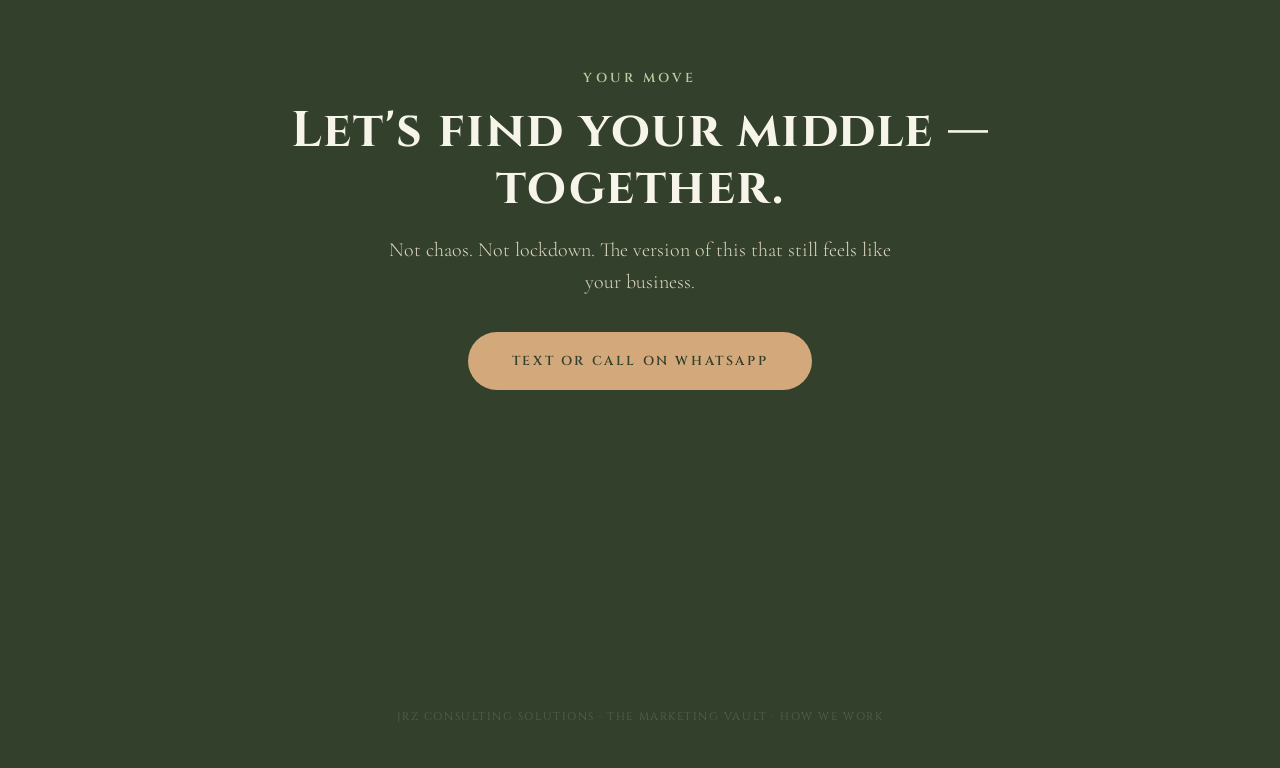
<file: how-we-work.html>
<!DOCTYPE html>
<html lang="en">
<head>
<meta charset="UTF-8">
<meta name="viewport" content="width=device-width, initial-scale=1.0">
<title>How We Work — JRZ Consulting Solutions</title>
<link href="https://fonts.googleapis.com/css2?family=Cinzel:wght@400;600;700;900&family=Cormorant+Garamond:ital,wght@0,300;0,400;0,500;0,600;1,300;1,400;1,500&display=swap" rel="stylesheet">
<style>
  *,*::before,*::after{box-sizing:border-box; margin:0; padding:0;}
  html{scroll-behavior:smooth;}
  :root{
    --ink:#33402c;
    --gold:#8a9d76;
    --gold-light:#b7cf9f;
    --gold-dim:#56624a;
    --gold-rule: rgba(138,157,118,0.35);
    --clay:#ba8659;
    --clay-light:#d3a97c;
    --clay-lighter:#deba91;
    --cream:#f7f4ea;
    --cream-dim:#ddd6bf;
    --paper:#f7f4ea;
    --paper-dim:#eee8d5;
    --ink-soft:#4c5142;
    --muted:#6e6a52;
  }
  body{
    background:var(--paper);
    color:var(--ink);
    font-family:'Cormorant Garamond', serif;
    overflow-x:hidden;
  }
  section{
    min-height:100vh;
    display:flex;
    flex-direction:column;
    align-items:center;
    justify-content:center;
    padding:60px 24px;
    position:relative;
  }
  .eyebrow{
    font-family:'Cinzel',serif;
    font-weight:600;
    font-size:13px;
    letter-spacing:0.25em;
    color:var(--gold-dim);
    text-transform:uppercase;
    margin-bottom:16px;
  }
  h1,h2,h3{
    font-family:'Cinzel',serif;
    letter-spacing:0.03em;
    line-height:1.15;
    color:var(--ink);
    font-weight:700;
  }
  .sub{
    font-size:20px;
    font-weight:300;
    color:var(--ink-soft);
    max-width:520px;
    text-align:center;
    margin-top:16px;
    line-height:1.6;
  }

  /* HERO */
  #hero{background:var(--ink); color:var(--cream);}
  #hero .eyebrow{color:var(--gold-dim);}
  #hero h1{color:var(--cream); font-size:clamp(38px,7vw,64px); text-align:center; max-width:800px;}
  #hero h1 em{font-family:'Cormorant Garamond',serif; font-style:italic; font-weight:300; color:var(--gold-light);}
  #hero .sub{color:var(--cream-dim);}
  .scrolldown{
    margin-top:56px; font-family:'Cinzel',serif; font-size:12px; font-weight:600;
    letter-spacing:0.2em; color:var(--gold-dim); text-transform:uppercase;
    display:flex; flex-direction:column; align-items:center; gap:8px;
    animation:bob 1.8s ease-in-out infinite;
  }
  @keyframes bob{0%,100%{transform:translateY(0);}50%{transform:translateY(8px);}}

  /* SPECTRUM */
  #spectrum{background:var(--paper);}
  #spectrum h2{font-size:clamp(28px,5vw,42px); text-align:center; max-width:760px;}
  .spectrum-wrap{width:100%; max-width:900px; margin-top:52px;}
  .pole-labels{display:flex; justify-content:space-between; align-items:flex-end; margin-bottom:16px;}
  .pole{display:flex; flex-direction:column; gap:6px; max-width:220px;}
  .pole.left{align-items:flex-start; text-align:left;}
  .pole.right{align-items:flex-end; text-align:right;}
  .pole-title{
    font-family:'Cinzel',serif; font-weight:600; font-size:14px;
    letter-spacing:0.14em; text-transform:uppercase;
  }
  .pole.left .pole-title{color:var(--gold-dim);}
  .pole.right .pole-title{color:var(--ink);}
  .pole-desc{font-size:14.5px; color:var(--muted); line-height:1.4;}

  .track{
    position:relative; height:12px; border-radius:8px; margin-top:42px;
    background:linear-gradient(to right, var(--gold-dim) 0%, var(--gold) 30%, var(--paper-dim) 50%, #8a8262 70%, var(--ink) 100%);
    box-shadow: inset 0 1px 3px rgba(0,0,0,0.15);
  }
  .sweet-zone{
    position:absolute; top:-14px; bottom:-14px; left:38%; width:24%;
    border-radius:10px; border:2px dashed var(--gold-dim);
    background:rgba(138,157,118,0.08);
  }
  .sweet-zone::after{
    content:"THE SWEET SPOT — WE BUILD THIS TOGETHER";
    position:absolute; top:-36px; left:50%; transform:translateX(-50%);
    font-family:'Cinzel',serif; font-size:10px; font-weight:600;
    letter-spacing:0.08em; color:var(--gold-dim); white-space:nowrap; text-align:center;
  }
  .handle{
    position:absolute; top:50%; left:50%;
    width:36px; height:36px; border-radius:50%;
    background:var(--paper); border:4px solid var(--ink);
    transform:translate(-50%,-50%);
    cursor:grab; box-shadow:0 3px 10px rgba(0,0,0,0.25);
    display:flex; align-items:center; justify-content:center;
    transition:box-shadow .15s ease; touch-action:none;
  }
  .handle:active{cursor:grabbing; box-shadow:0 0 0 8px rgba(138,157,118,0.2);}
  .handle:focus-visible{outline:2px solid var(--gold); outline-offset:4px; box-shadow:0 0 0 8px rgba(138,157,118,0.2);}
  .handle svg{width:15px;height:15px; color:var(--gold-dim);}

  .readout{margin-top:42px; min-height:118px; display:flex; align-items:center; justify-content:center; text-align:center;}
  .readout-card{
    max-width:560px; padding:22px 30px; border-radius:14px;
    background:var(--ink); color:var(--cream);
    font-family:'Cormorant Garamond',serif; font-size:19px; font-style:italic;
    line-height:1.4; transition:opacity .2s ease;
  }
  .readout-card b{
    font-style:normal; font-family:'Cinzel',serif; font-weight:600; display:block;
    margin-bottom:6px; font-size:12px; letter-spacing:0.14em; text-transform:uppercase; color:var(--gold-light);
  }

  /* FOUR PILLARS */
  #pillars{background:var(--ink); color:var(--cream);}
  #pillars .eyebrow{color:var(--gold-dim);}
  #pillars h2{color:var(--cream); font-size:clamp(28px,5vw,42px); text-align:center; margin-bottom:46px;}
  .grid4{display:grid; grid-template-columns:repeat(2,1fr); gap:18px; width:100%; max-width:900px;}
  .card{
    background:var(--paper); color:var(--ink); border-radius:14px;
    padding:26px 24px; display:flex; flex-direction:column; gap:10px;
    border-bottom:4px solid var(--gold);
  }
  .card .icon{width:32px; height:32px; color:var(--gold-dim); margin-bottom:2px;}
  .card h3{font-size:19px; color:var(--ink);}
  .card p{font-size:14.5px; color:var(--muted); line-height:1.45; font-weight:300;}

  /* TWO PATHS */
  #paths{background:var(--paper);}
  #paths h2{font-size:clamp(28px,5vw,42px); text-align:center;}
  .paths-row{display:flex; gap:20px; margin-top:46px; flex-wrap:wrap; justify-content:center;}
  .path-card{
    width:250px; padding:30px 22px; border-radius:14px; text-align:center;
    display:flex; flex-direction:column; align-items:center; gap:10px;
  }
  .path-card.good{background:var(--ink); color:var(--cream);}
  .path-card.bad{background:transparent; border:2px dashed #c9bfa4; color:var(--muted); opacity:0.7;}
  .path-card .icon{width:34px;height:34px;}
  .path-card.good .icon{color:var(--gold-light);}
  .path-card.bad .icon{color:var(--muted);}
  .path-card h3{font-size:18px;}
  .path-card.good h3{color:var(--cream);}
  .path-card.bad h3{color:var(--ink-soft);}
  .path-card p{font-size:13.5px; line-height:1.4; opacity:0.85;}
  .strike{text-decoration:line-through; text-decoration-color:var(--gold-dim); text-decoration-thickness:2px;}

  /* WHERE THIS LEADS */
  #leads{background:var(--paper-dim);}
  #leads h2{font-size:clamp(28px,5vw,42px); text-align:center; margin-bottom:6px;}
  .leads-row{display:flex; gap:26px; margin-top:44px; flex-wrap:wrap; justify-content:center; max-width:920px;}
  .lead-item{width:250px; display:flex; flex-direction:column; align-items:center; text-align:center; gap:10px;}
  .lead-item .icon{width:38px;height:38px; color:var(--gold-dim);}
  .lead-item h3{font-size:16.5px; color:var(--ink);}
  .lead-item p{font-size:13.5px; color:var(--muted); line-height:1.4; font-weight:300;}

  /* CTA */
  #cta{background:var(--ink); color:var(--cream); text-align:center;}
  #cta .eyebrow{color:var(--gold-light);}
  #cta h2{color:var(--cream); font-size:clamp(32px,6vw,50px); max-width:760px;}
  #cta .sub{color:var(--cream-dim);}
  .cta-btn{
    display:inline-block; margin-top:34px;
    font-family:'Cinzel',serif; font-size:13px; font-weight:600;
    letter-spacing:0.2em; text-transform:uppercase; color:var(--ink);
    background:var(--clay-light); border-radius:999px; padding:20px 44px; text-decoration:none;
    transition:background 0.2s, transform 0.2s;
  }
  .cta-btn:hover{background:var(--clay-lighter); transform:translateY(-1px);}

  @media(max-width:640px){
    .grid4{grid-template-columns:1fr;}
    .pole-desc{display:none;}
    .sweet-zone::after{font-size:9px;}
  }

  /* TOP BAR */
  .vault-bar{
    background:var(--ink); border-bottom:3px solid var(--gold-dim);
    padding:18px 24px; display:flex; align-items:center; justify-content:space-between;
    flex-wrap:wrap; gap:10px;
  }
  .vault-bar .wordmark{font-family:'Cinzel',serif; font-weight:600; font-size:16px; letter-spacing:0.08em; color:var(--cream);}
  .vault-bar .tag{font-family:'Cinzel',serif; font-size:10.5px; color:var(--gold-dim); letter-spacing:0.14em; text-transform:uppercase; margin-top:4px;}
  .vault-bar a.back{
    font-family:'Cinzel',serif; font-size:11px; letter-spacing:0.12em; text-transform:uppercase;
    color:var(--gold-light); text-decoration:none; border:1px solid var(--gold-dim);
    padding:9px 18px; white-space:nowrap; transition:opacity .15s ease;
  }
  .vault-bar a.back:hover{opacity:0.75;}

  .vault-footer{
    background:var(--ink); padding:30px 24px 44px; text-align:center;
    font-family:'Cinzel',serif; font-size:11px; letter-spacing:0.14em; text-transform:uppercase;
    color:var(--gold-dim);
  }

  /* FLOATING CTA */
  .floating-cta{
    position:fixed; right:24px; bottom:24px; z-index:60;
    display:flex; align-items:center; gap:10px;
    background:var(--clay-light); color:var(--ink);
    border-radius:999px; padding:15px 24px 15px 16px; text-decoration:none;
    box-shadow:0 6px 24px rgba(14,12,10,0.28);
    font-family:'Cinzel',serif; font-size:12.5px; font-weight:600;
    letter-spacing:0.1em; text-transform:uppercase;
    transition:background 0.2s, transform 0.2s, box-shadow 0.2s;
    animation:floatPulse 3.5s ease-in-out infinite;
  }
  .floating-cta svg{width:20px; height:20px; stroke:currentColor; fill:none; stroke-width:2; stroke-linecap:round; stroke-linejoin:round; flex-shrink:0;}
  .floating-cta:hover{background:var(--clay-lighter); transform:translateY(-2px);}
  @keyframes floatPulse{
    0%,100%{box-shadow:0 6px 24px rgba(14,12,10,0.28);}
    50%{box-shadow:0 6px 24px rgba(186,134,89,0.45);}
  }
  @media(max-width:560px){
    .floating-cta{right:16px; bottom:16px; padding:13px 18px 13px 13px; font-size:11px; gap:8px;}
    .floating-cta svg{width:18px; height:18px;}
  }
  @media(prefers-reduced-motion: reduce){
    .floating-cta{animation:none;}
  }
</style>
</head>
<body>

<div class="vault-bar">
  <div>
    <div class="wordmark">JRZ Consulting Solutions</div>
    <div class="tag">How We Work</div>
  </div>
  <a class="back" href="vault.html">← Back to Vault</a>
</div>

<a href="https://wa.me/16822037801" target="_blank" rel="noopener noreferrer" class="floating-cta" aria-label="Text or call JRZ Consulting on WhatsApp">
  <svg viewBox="0 0 24 24"><path d="M21 11.5a8.38 8.38 0 01-.9 3.8 8.5 8.5 0 01-7.6 4.7 8.38 8.38 0 01-3.8-.9L3 21l1.9-5.7a8.38 8.38 0 01-.9-3.8 8.5 8.5 0 014.7-7.6 8.38 8.38 0 013.8-.9h.5a8.48 8.48 0 018 8v.5z"/></svg>
  <span>Text or Call</span>
</a>

<section id="hero">
  <div class="eyebrow">Before Any System Gets Built</div>
  <h1>Let's design the rhythm<br>your business runs on.</h1>
  <p class="sub">Not more rules. Not less structure. The exact middle that fits how your business actually works.</p>
  <div class="scrolldown">↓ start here</div>
</section>

<section id="spectrum">
  <div class="eyebrow">Drag the dot</div>
  <h2>Every business lives somewhere on this line.</h2>
  <div class="spectrum-wrap">
    <div class="pole-labels">
      <div class="pole left">
        <span class="pole-title">⚡ Chaos</span>
        <span class="pole-desc">Nothing's written down. Everything lives in your head. One bad week and it shows.</span>
      </div>
      <div class="pole right">
        <span class="pole-title">Lockdown 🔒</span>
        <span class="pole-desc">Every minute scripted. No room to breathe. Feels like a machine, not your business.</span>
      </div>
    </div>
    <div class="track" id="track">
      <div class="sweet-zone"></div>
      <div class="handle" id="handle" role="slider" tabindex="0" aria-label="Business structure spectrum, from full chaos to full lockdown" aria-valuemin="0" aria-valuemax="100" aria-valuenow="50" aria-valuetext="The sweet spot" aria-describedby="readout">
        <svg viewBox="0 0 24 24" fill="none" stroke="currentColor" stroke-width="2.5" stroke-linecap="round"><path d="M8 8l-5 4 5 4M16 8l5 4-5 4"/></svg>
      </div>
    </div>
    <div class="readout">
      <div class="readout-card" id="readout">
        <b>Drag me</b>
        Slide toward either side to feel what it costs — then let's talk about where your business should actually sit.
      </div>
    </div>
  </div>
</section>

<section id="pillars">
  <div class="eyebrow">The four things we build</div>
  <h2>One operating system.<br>Four moving parts.</h2>
  <div class="grid4">
    <div class="card">
      <svg class="icon" viewBox="0 0 24 24" fill="none" stroke="currentColor" stroke-width="2" stroke-linecap="round" stroke-linejoin="round"><rect x="3" y="4" width="18" height="18" rx="2"/><path d="M16 2v4M8 2v4M3 10h18"/></svg>
      <h3>Operating Rhythm</h3>
      <p>The same few things happen the same way, every week — a reset point that keeps nothing from depending on memory.</p>
    </div>
    <div class="card">
      <svg class="icon" viewBox="0 0 24 24" fill="none" stroke="currentColor" stroke-width="2" stroke-linecap="round" stroke-linejoin="round"><path d="M21 8l-9-5-9 5 9 5 9-5z"/><path d="M3 8v8l9 5 9-5V8"/><path d="M12 13v8"/></svg>
      <h3>Resource Cycle</h3>
      <p>What you use gets tracked. What performs gets reinvested in. On a fixed cycle: keep what moves, cut what doesn't.</p>
    </div>
    <div class="card">
      <svg class="icon" viewBox="0 0 24 24" fill="none" stroke="currentColor" stroke-width="2" stroke-linecap="round" stroke-linejoin="round"><path d="M22 16.92v3a2 2 0 01-2.18 2 19.79 19.79 0 01-8.63-3.07 19.5 19.5 0 01-6-6 19.79 19.79 0 01-3.07-8.67A2 2 0 014.11 2h3a2 2 0 012 1.72c.127.96.361 1.903.7 2.81a2 2 0 01-.45 2.11L8.09 9.91a16 16 0 006 6l1.27-1.27a2 2 0 012.11-.45c.907.339 1.85.573 2.81.7A2 2 0 0122 16.92z"/></svg>
      <h3>Intake System</h3>
      <p>Every new inquiry captures the full picture upfront. Whoever handles it next shows up with a plan, not a guess.</p>
    </div>
    <div class="card">
      <svg class="icon" viewBox="0 0 24 24" fill="none" stroke="currentColor" stroke-width="2" stroke-linecap="round" stroke-linejoin="round"><path d="M3 11l18-5v12L3 14v-3z"/><path d="M11.6 16.8a3 3 0 11-5.8-1.6"/></svg>
      <h3>Marketing Cadence</h3>
      <p>A steady drumbeat runs itself in the background. Campaigns layer on top whenever you want an extra push.</p>
    </div>
  </div>
</section>

<section id="paths">
  <div class="eyebrow">How we build it</div>
  <h2>Two ways this gets done.</h2>
  <div class="paths-row">
    <div class="path-card good">
      <svg class="icon" viewBox="0 0 24 24" fill="none" stroke="currentColor" stroke-width="2" stroke-linecap="round" stroke-linejoin="round"><path d="M20 6L9 17l-5-5"/></svg>
      <h3>Done For You</h3>
      <p>We build it and run it. You keep doing the work only you can do — not managing spreadsheets.</p>
    </div>
    <div class="path-card good">
      <svg class="icon" viewBox="0 0 24 24" fill="none" stroke="currentColor" stroke-width="2" stroke-linecap="round" stroke-linejoin="round"><path d="M20 6L9 17l-5-5"/></svg>
      <h3>Taught To You</h3>
      <p>We build it, then hand you the keys — fully documented, fully yours to run.</p>
    </div>
    <div class="path-card bad">
      <svg class="icon" viewBox="0 0 24 24" fill="none" stroke="currentColor" stroke-width="2" stroke-linecap="round" stroke-linejoin="round"><path d="M18 6L6 18M6 6l12 12"/></svg>
      <h3 class="strike">Done With You</h3>
      <p>Feels cheaper. Usually just two people tripping over the same wire.</p>
    </div>
  </div>
</section>

<section id="leads">
  <div class="eyebrow">Why bother</div>
  <h2>This is what it's actually for.</h2>
  <div class="leads-row">
    <div class="lead-item">
      <svg class="icon" viewBox="0 0 24 24" fill="none" stroke="currentColor" stroke-width="1.8" stroke-linecap="round" stroke-linejoin="round"><path d="M3 17h1a2 2 0 004 0h6a2 2 0 004 0h1M3 17V9l3-5h9l4 5v8M3 9h17"/><circle cx="7.5" cy="17" r="1.5"/><circle cx="17.5" cy="17" r="1.5"/></svg>
      <h3>More capacity, no scramble</h3>
      <p>Growth gets absorbed by the system already in place — not forced through overtime and improvising.</p>
    </div>
    <div class="lead-item">
      <svg class="icon" viewBox="0 0 24 24" fill="none" stroke="currentColor" stroke-width="1.8" stroke-linecap="round" stroke-linejoin="round"><path d="M17 21v-2a4 4 0 00-4-4H5a4 4 0 00-4 4v2"/><circle cx="9" cy="7" r="4"/><path d="M23 21v-2a4 4 0 00-3-3.87M16 3.13a4 4 0 010 7.75"/></svg>
      <h3>A team that runs without you</h3>
      <p>Routines live on paper, not just in your head — so people can execute without you standing over them.</p>
    </div>
    <div class="lead-item">
      <svg class="icon" viewBox="0 0 24 24" fill="none" stroke="currentColor" stroke-width="1.8" stroke-linecap="round" stroke-linejoin="round"><rect x="2" y="4" width="20" height="14" rx="2"/><path d="M2 8h20M8 21h8M12 18v3"/></svg>
      <h3>Room for your first real hire</h3>
      <p>Someone to own the day-to-day — because there's finally a system to hand them.</p>
    </div>
  </div>
</section>

<section id="cta">
  <div class="eyebrow">Your move</div>
  <h2>Let's find your middle — together.</h2>
  <p class="sub">Not chaos. Not lockdown. The version of this that still feels like your business.</p>
  <a href="https://wa.me/16822037801" target="_blank" rel="noopener noreferrer" class="cta-btn">Text or Call on WhatsApp</a>
</section>

<div class="vault-footer">JRZ Consulting Solutions · The Marketing Vault · How We Work</div>

<script>
  const track = document.getElementById('track');
  const handle = document.getElementById('handle');
  const readout = document.getElementById('readout');

  const messages = [
    {max:8,  title:"Full chaos", text:"Every day is a fire drill. Things get forgotten. Nothing's written down — it all rides on memory."},
    {max:20, title:"Mostly chaos", text:"Some things stick, most don't. Still one bad day away from a scramble."},
    {max:38, title:"Leaning loose", text:"Getting better, but still reactive. Good weeks depend on who remembers what."},
    {max:62, title:"The sweet spot", text:"Enough structure that nothing gets dropped. Still flexible enough to feel like you, not a factory."},
    {max:80, title:"Leaning tight", text:"Solid systems, but starting to feel rigid. Less room to make a judgment call."},
    {max:92, title:"Mostly lockdown", text:"Everything scripted to the minute. Efficient, but it stops feeling personal."},
    {max:101,title:"Full lockdown", text:"Every second controlled. No breathing room — for you or for anyone on your team."}
  ];

  function updateReadout(pct){
    const m = messages.find(m => pct <= m.max);
    readout.innerHTML = `<b>${m.title}</b>${m.text}`;
    handle.setAttribute('aria-valuenow', Math.round(pct));
    handle.setAttribute('aria-valuetext', m.title);
  }

  function setPosition(pct){
    pct = Math.max(3, Math.min(97, pct));
    handle.style.left = pct + '%';
    updateReadout(pct);
  }

  let dragging = false;

  function pctFromEvent(e){
    const rect = track.getBoundingClientRect();
    const clientX = e.touches ? e.touches[0].clientX : e.clientX;
    return ((clientX - rect.left) / rect.width) * 100;
  }

  function currentPct(){
    return parseFloat(handle.style.left) || 50;
  }

  handle.addEventListener('mousedown', () => dragging = true);
  handle.addEventListener('touchstart', () => dragging = true, {passive:true});
  window.addEventListener('mouseup', () => dragging = false);
  window.addEventListener('touchend', () => dragging = false);
  window.addEventListener('mousemove', (e) => { if(dragging){ setPosition(pctFromEvent(e)); }});
  window.addEventListener('touchmove', (e) => { if(dragging){ setPosition(pctFromEvent(e)); }}, {passive:true});
  track.addEventListener('click', (e) => { if(e.target === handle) return; setPosition(pctFromEvent(e)); });

  handle.addEventListener('keydown', (e) => {
    const step = e.shiftKey ? 10 : 4;
    if (e.key === 'ArrowLeft' || e.key === 'ArrowDown') { setPosition(currentPct() - step); e.preventDefault(); }
    else if (e.key === 'ArrowRight' || e.key === 'ArrowUp') { setPosition(currentPct() + step); e.preventDefault(); }
    else if (e.key === 'Home') { setPosition(3); e.preventDefault(); }
    else if (e.key === 'End') { setPosition(97); e.preventDefault(); }
  });

  setPosition(50);
</script>

</body>
</html>
</file>
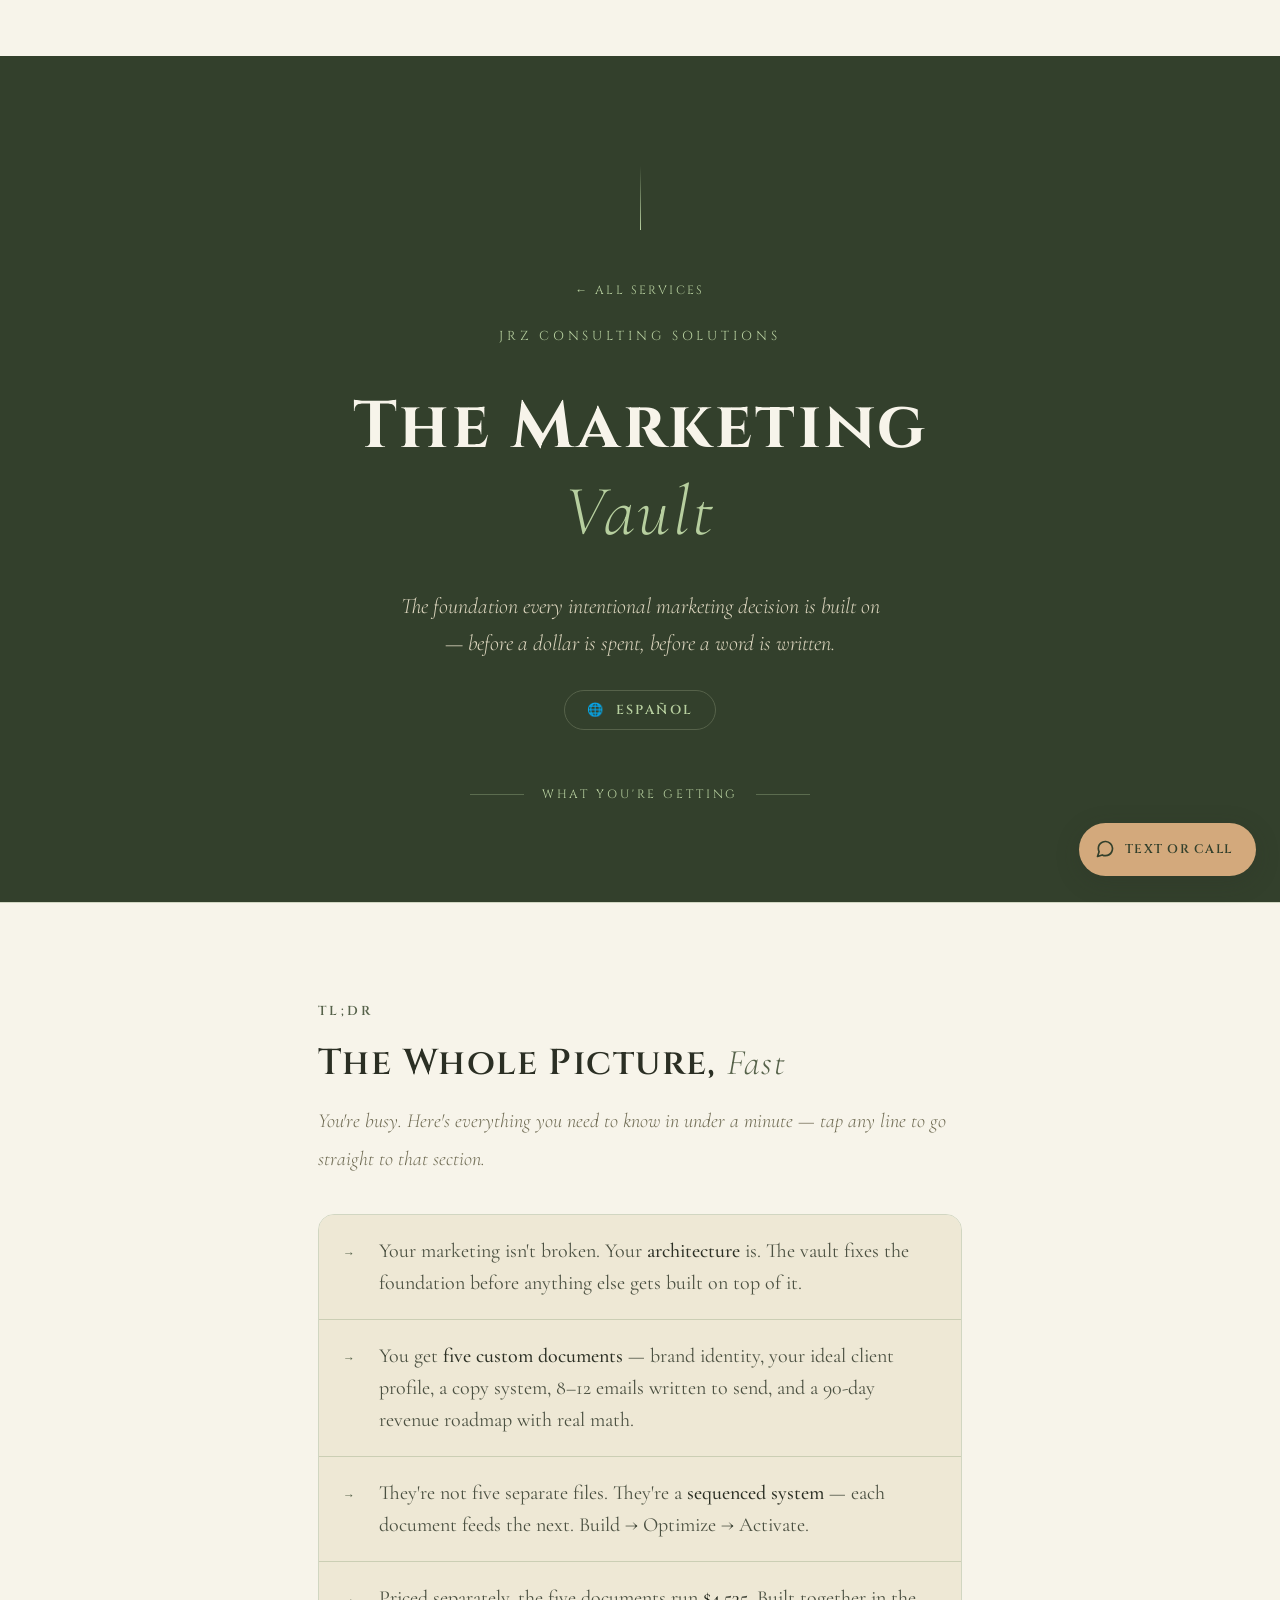
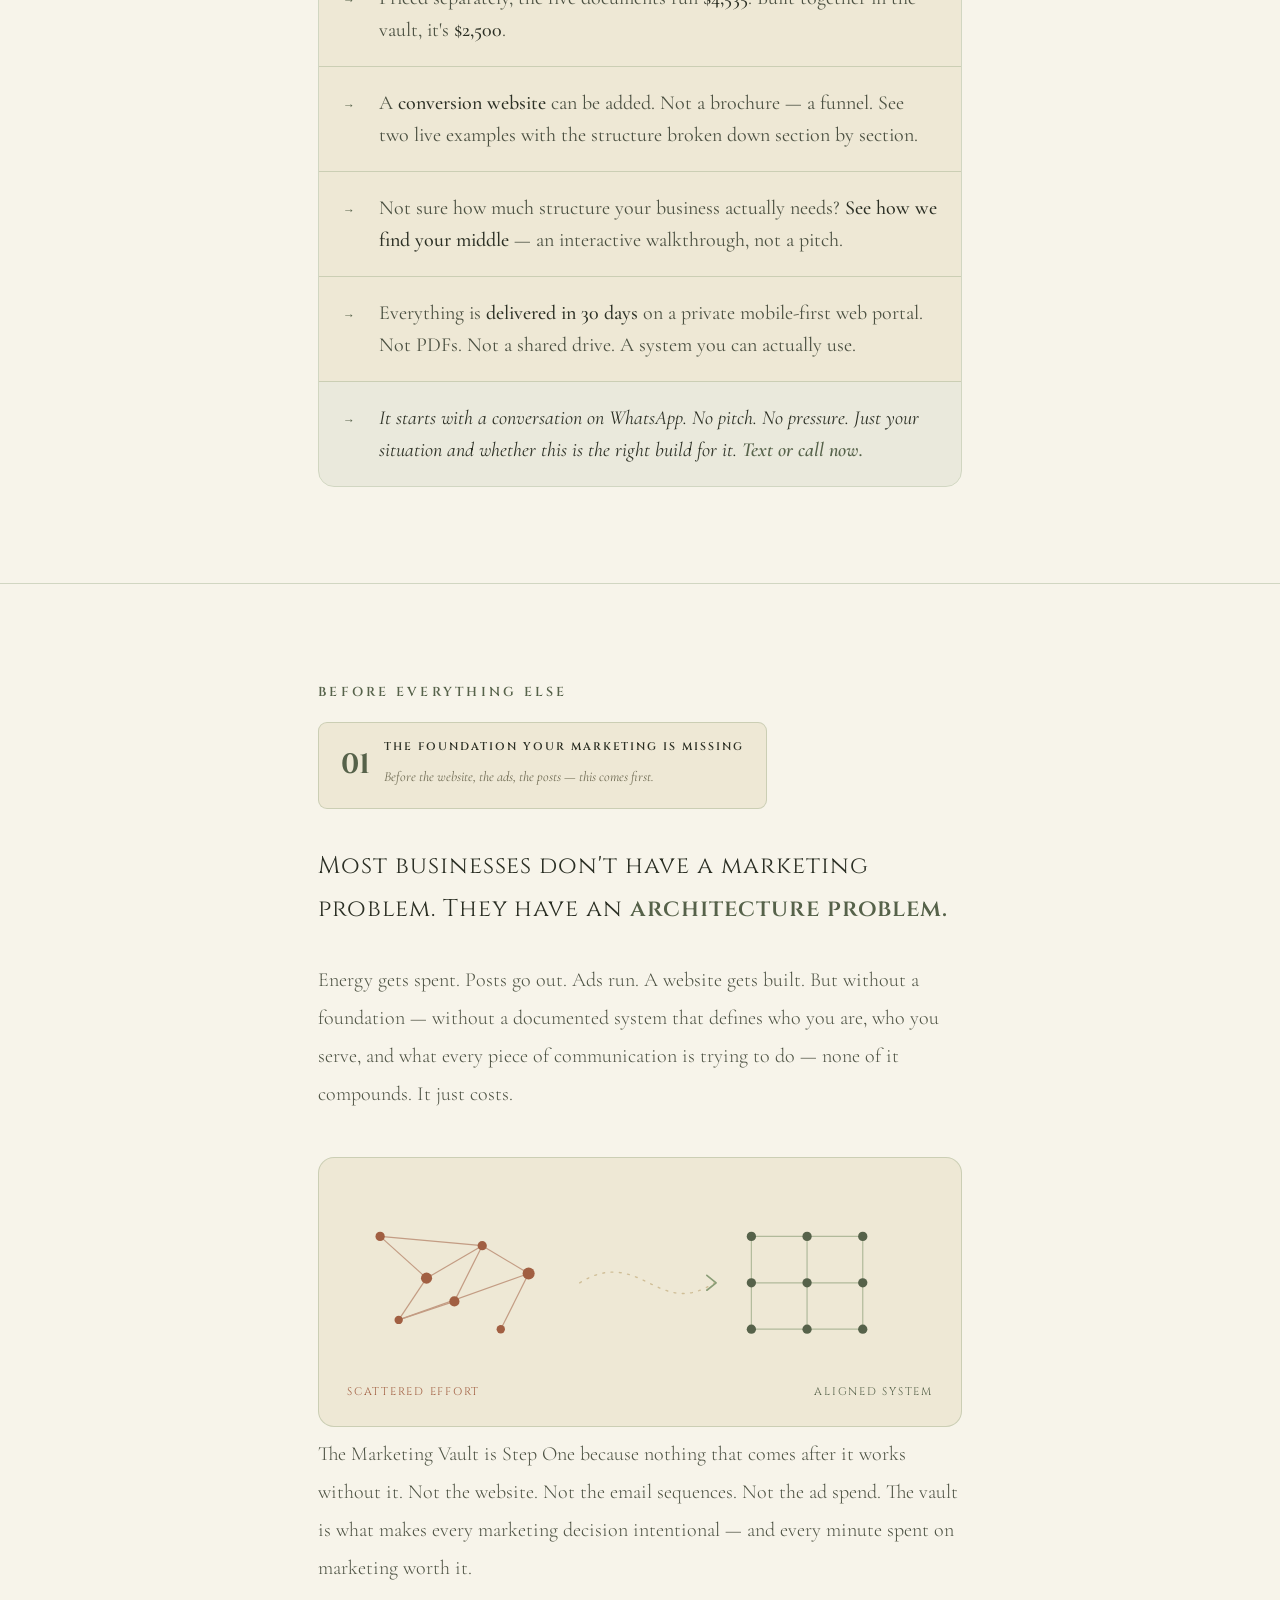
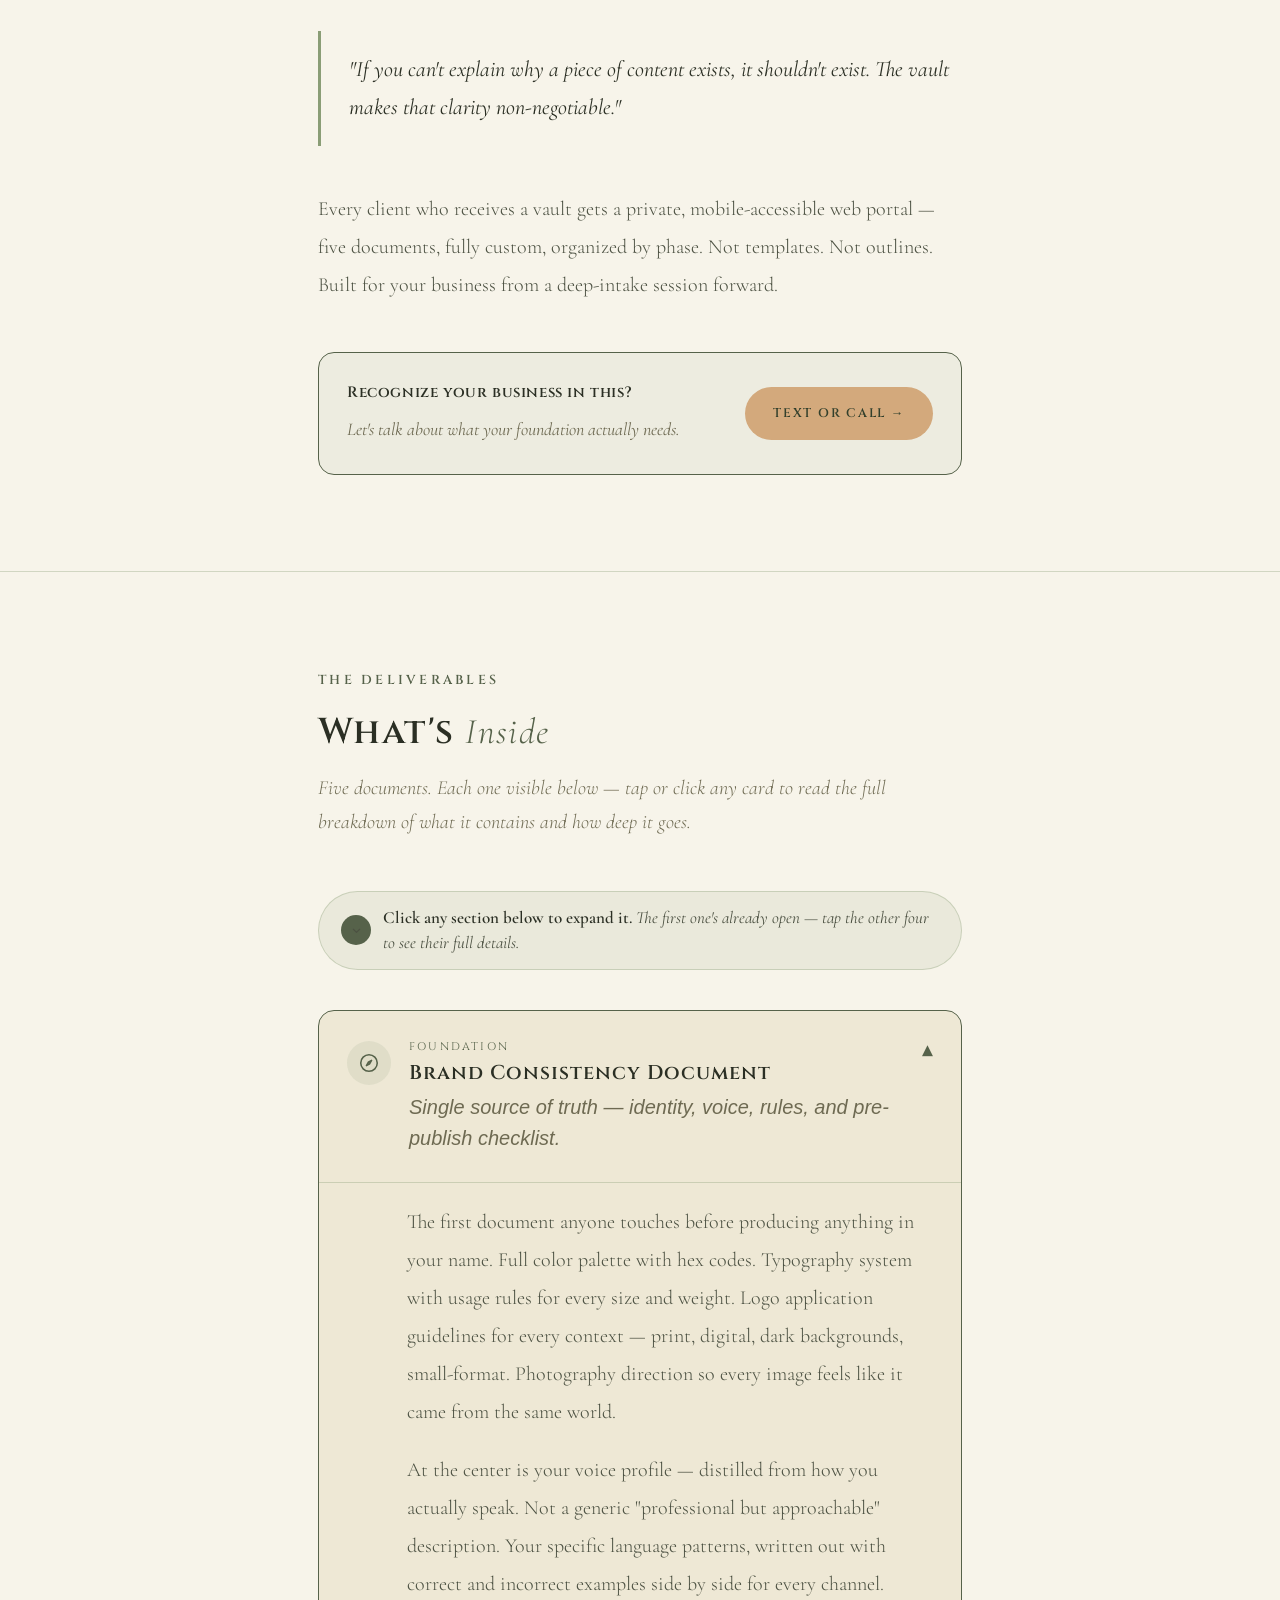
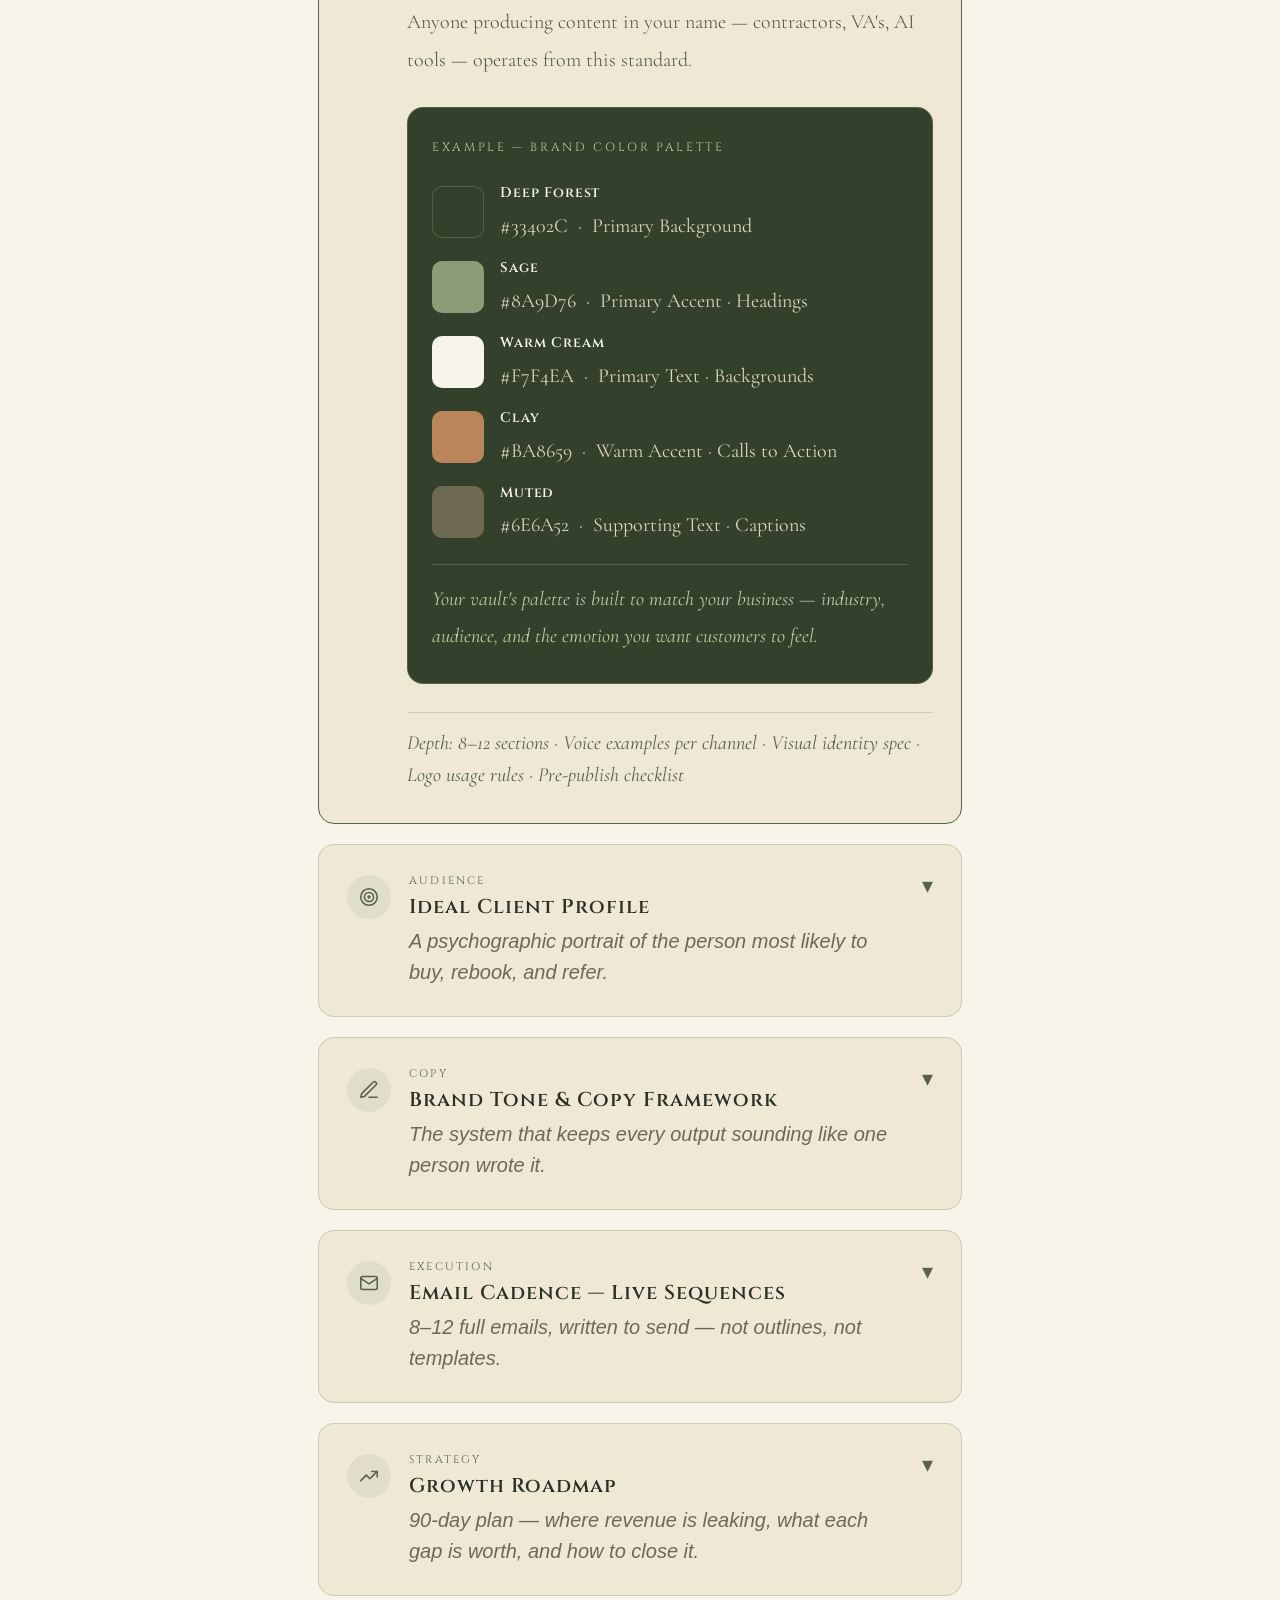
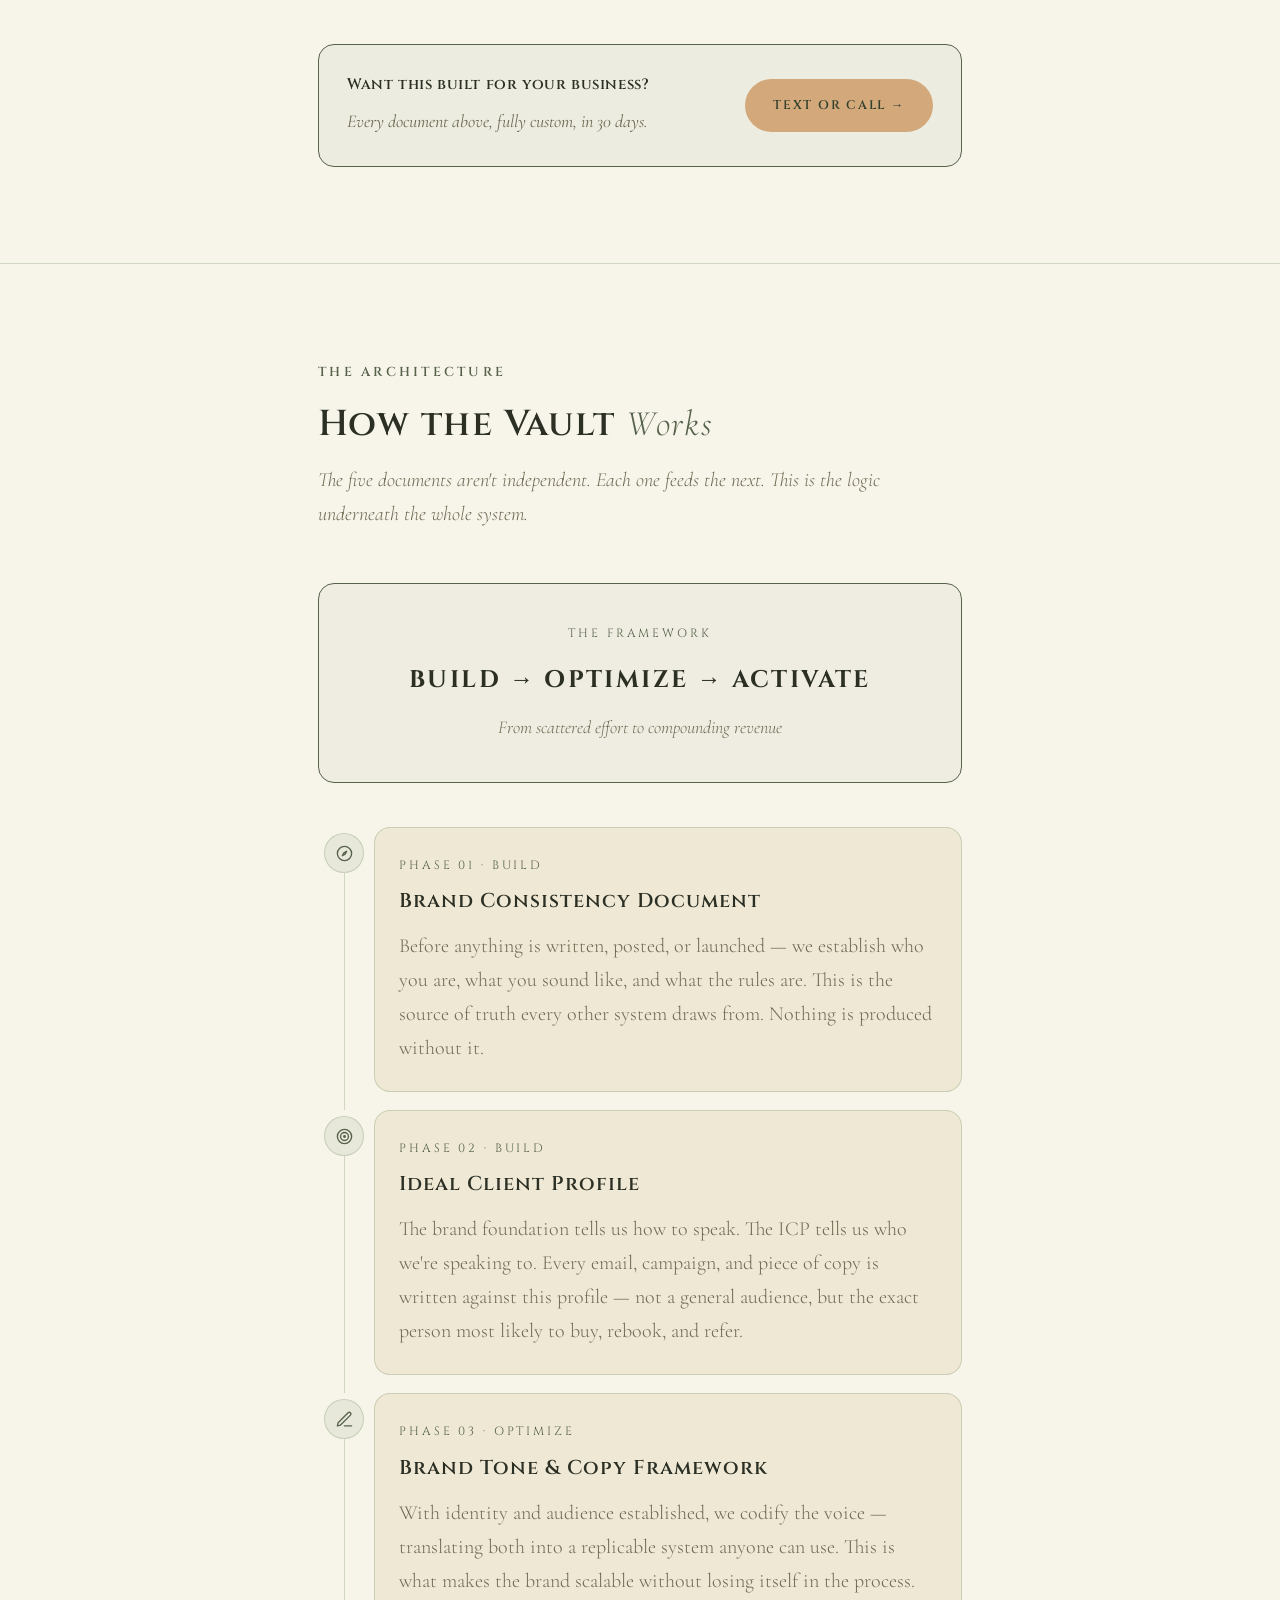
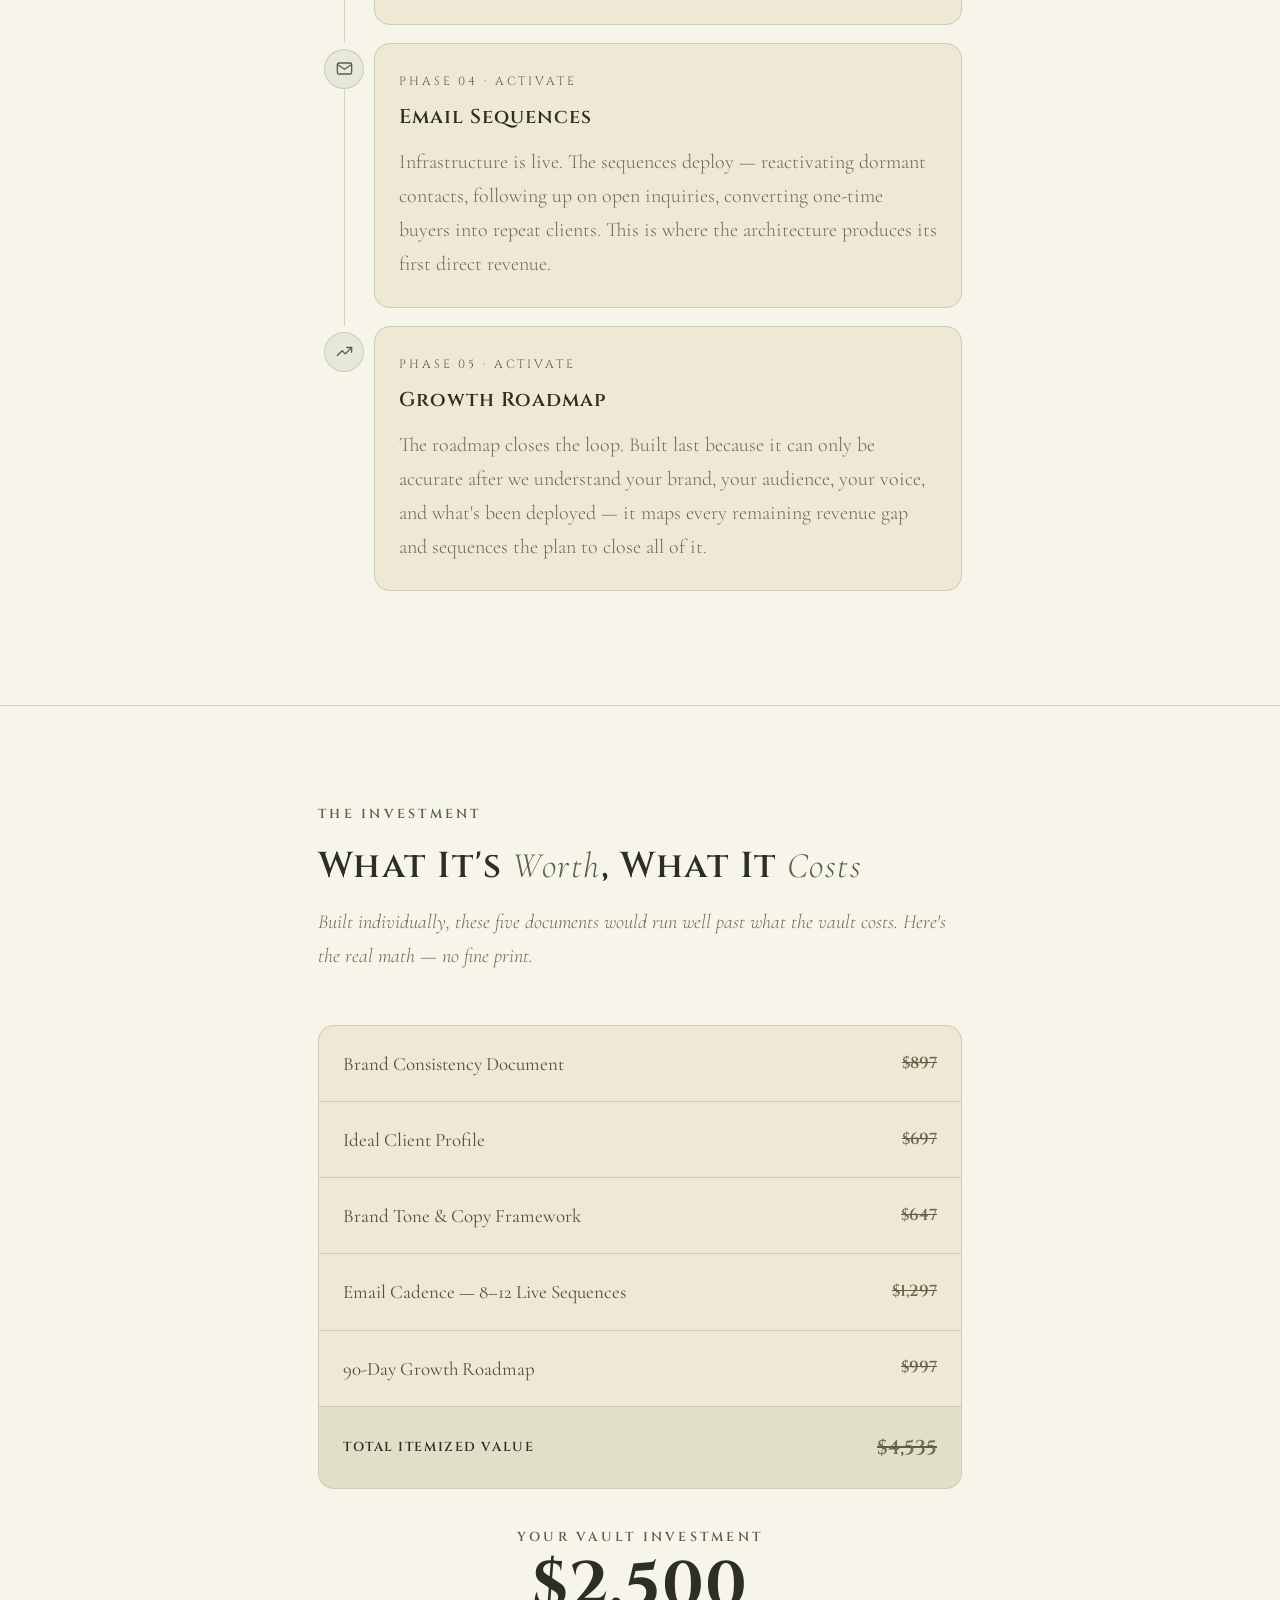
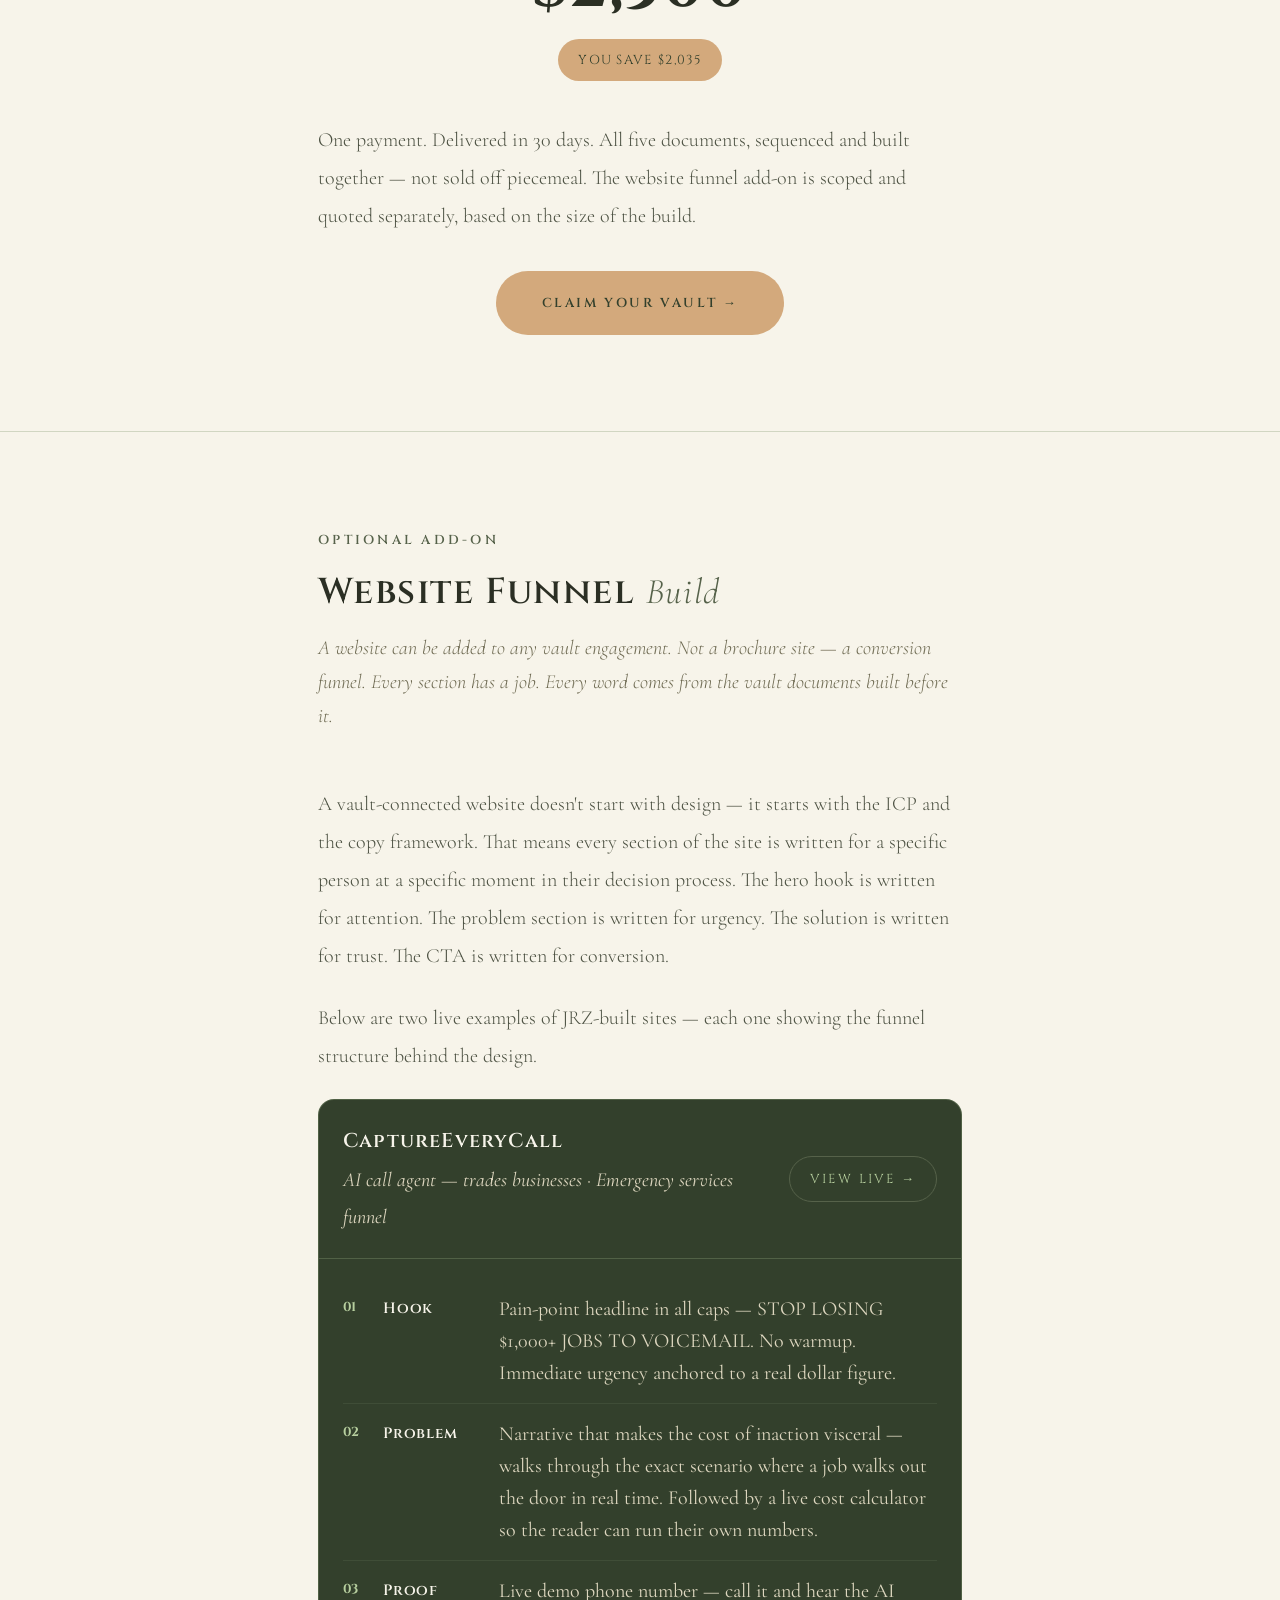
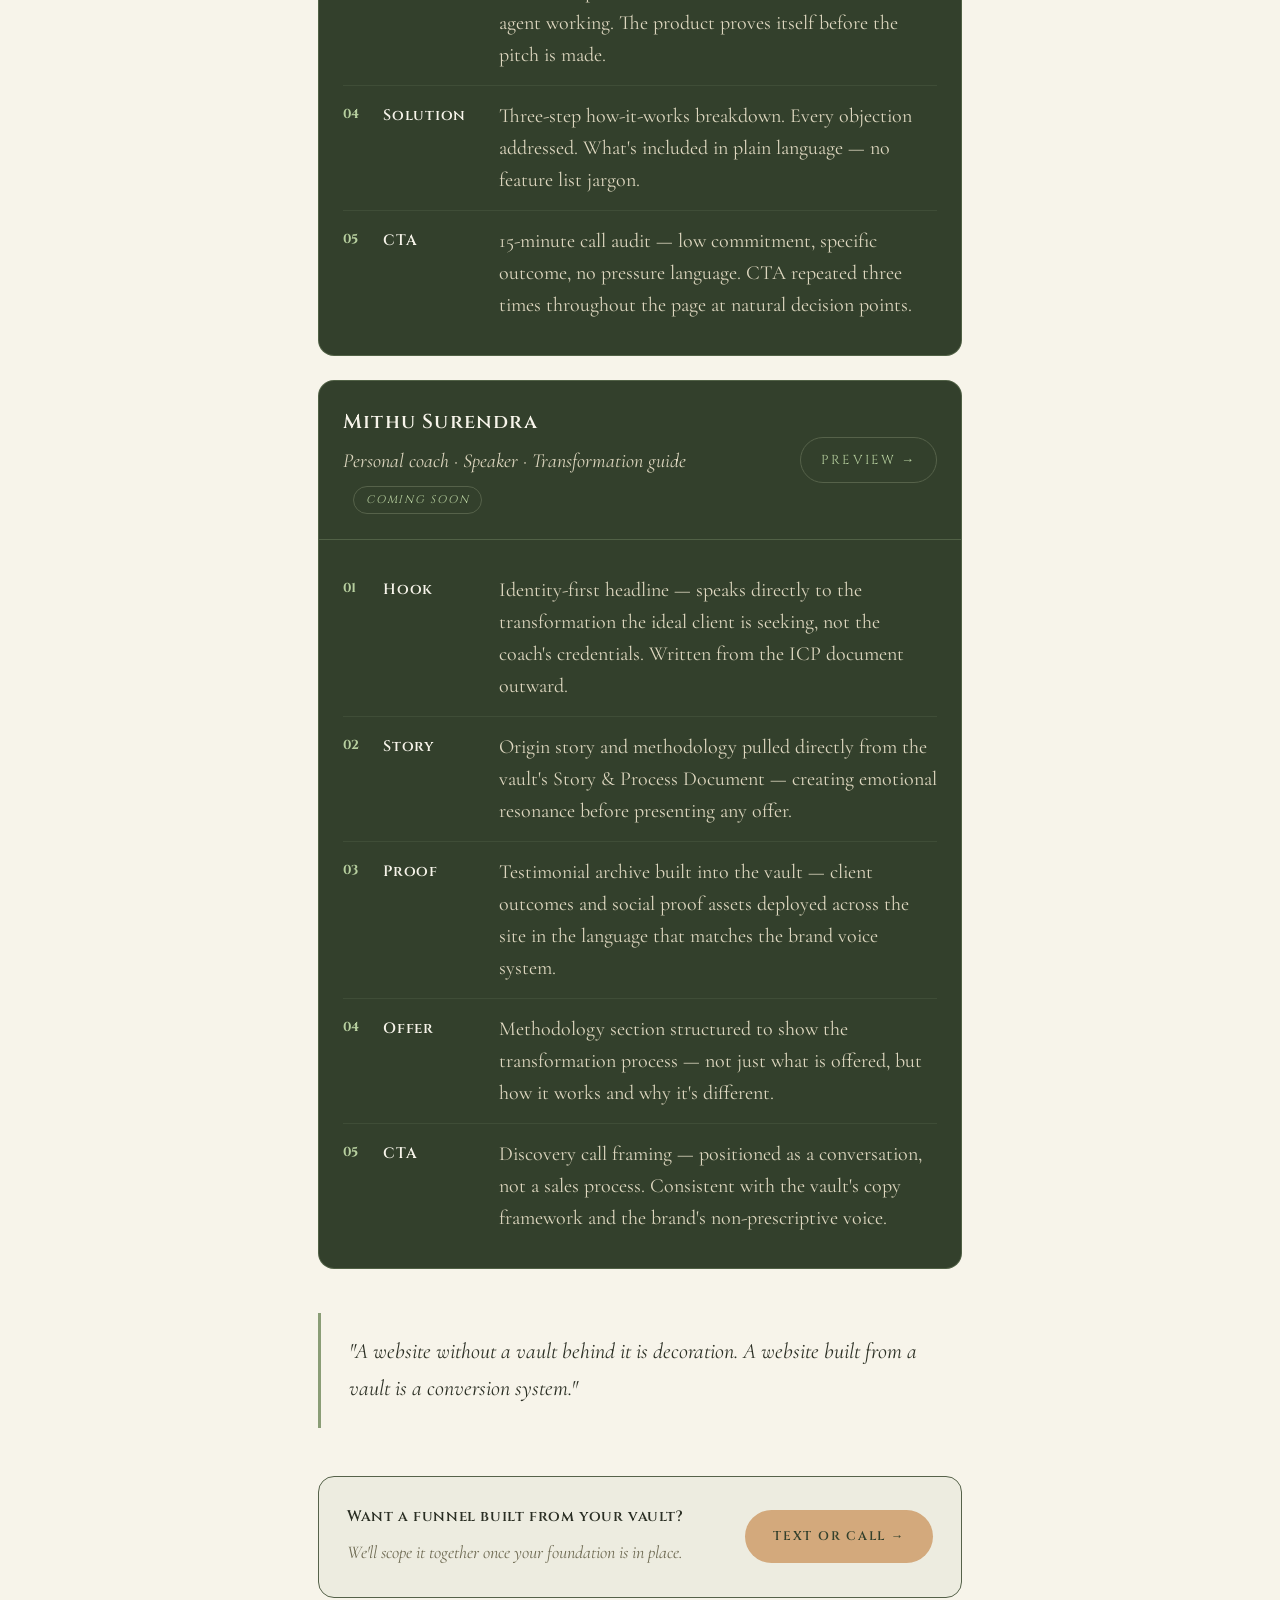
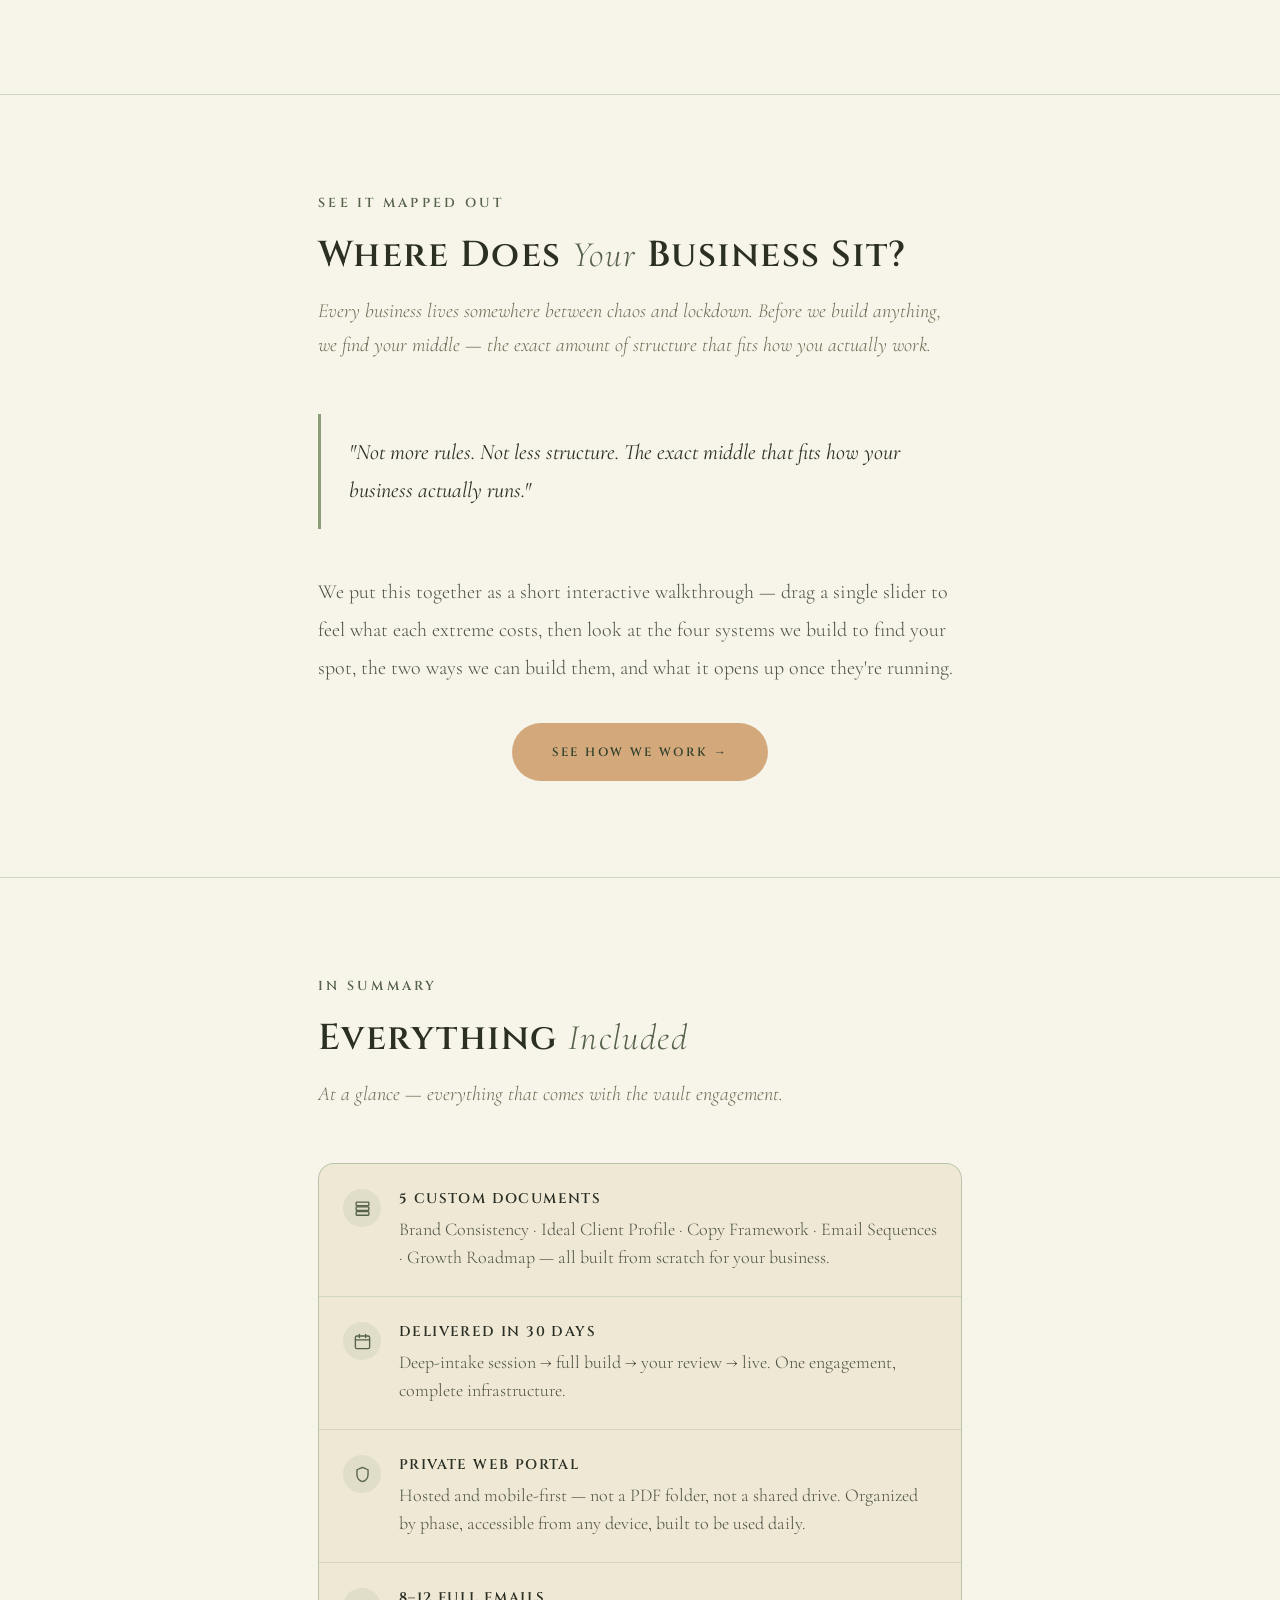
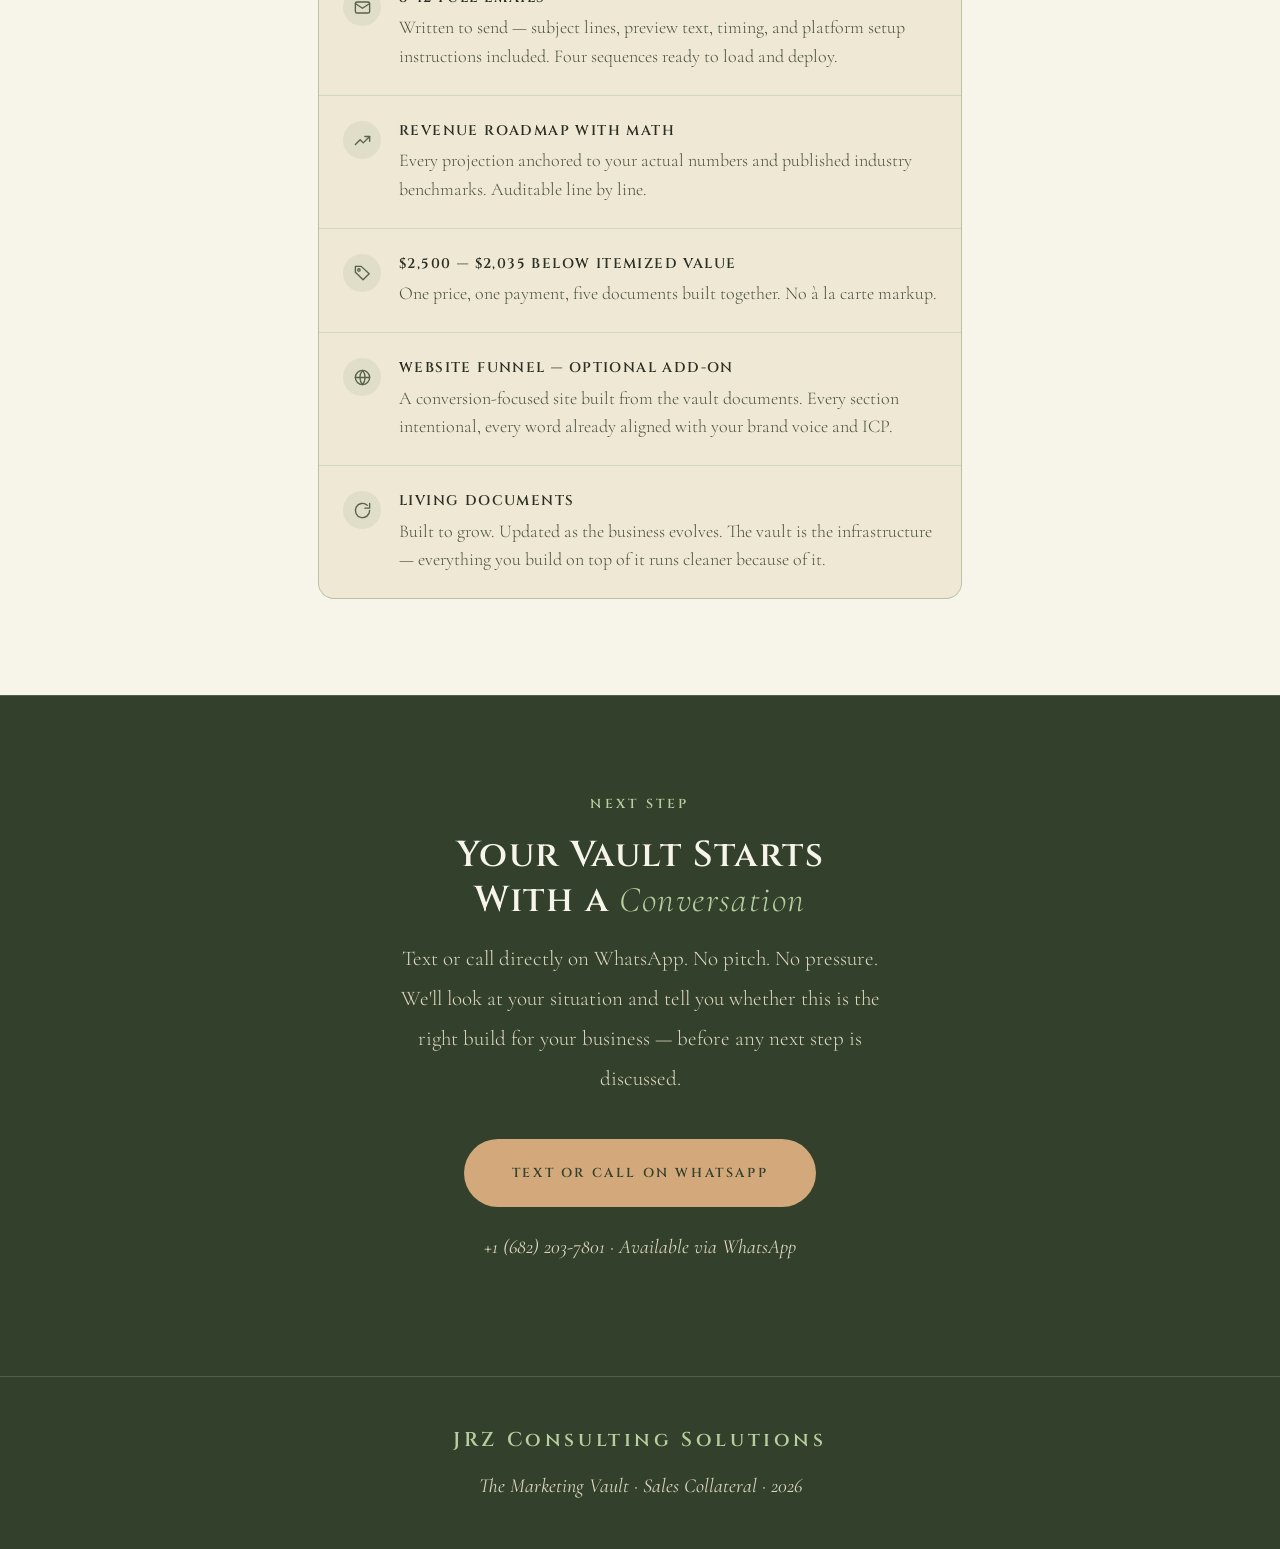
<file: vault.html>
<!DOCTYPE html>
<html lang="en">
<head>
<meta charset="UTF-8"/>
<meta name="viewport" content="width=device-width, initial-scale=1.0"/>
<title>The Marketing Vault — JRZ Consulting Solutions</title>
<link rel="preconnect" href="https://fonts.googleapis.com"/>
<link rel="preconnect" href="https://fonts.gstatic.com" crossorigin/>
<link href="https://fonts.googleapis.com/css2?family=Cinzel:wght@400;600;700;900&family=Cormorant+Garamond:ital,wght@0,300;0,400;0,500;0,600;1,300;1,400;1,500&display=swap" rel="stylesheet"/>
<style>
  *, *::before, *::after { box-sizing: border-box; margin: 0; padding: 0; }
  :root {
    --paper: #f7f4ea;
    --paper-dim: #eee8d5;
    --forest: #33402c;
    --sage: #8a9d76;
    --sage-light: #b7cf9f;
    --sage-dim: #56624a;
    --sage-rule: rgba(138,157,118,0.35);
    --clay: #ba8659;
    --clay-light: #d3a97c;
    --clay-lighter: #deba91;
    --cream: #f7f4ea;
    --cream-dim: #ddd6bf;
    --ink: #2b2f24;
    --ink-soft: #4c5142;
    --muted: #6e6a52;
    --radius: 16px;
    --radius-sm: 9px;
    --body-size: 20px;
    --lead-size: 24px;
    --small-size: 20px;
  }
  html { scroll-behavior: smooth; }
  body {
    background: var(--paper);
    color: var(--ink);
    font-family: 'Cormorant Garamond', serif;
    font-size: var(--body-size);
    line-height: 1.85;
    -webkit-font-smoothing: antialiased;
    overflow-x: hidden;
  }
  svg.icon { width: 26px; height: 26px; stroke: currentColor; fill: none; stroke-width: 1.7; stroke-linecap: round; stroke-linejoin: round; display: block; }
  /* ── CONTAINER ── */
  .wrap {
    width: 100%;
    max-width: 700px;
    margin: 0 auto;
    padding: 0 28px;
  }
  /* ── SECTIONS ── */
  .section {
    padding: 96px 0;
    border-top: 1px solid var(--sage-rule);
  }
  .section:first-of-type { border-top: none; }
  /* ── EYEBROW ── */
  .eyebrow {
    font-family: 'Cinzel', serif;
    font-size: 13px;
    font-weight: 600;
    letter-spacing: 0.25em;
    text-transform: uppercase;
    color: var(--sage-dim);
    display: block;
    margin-bottom: 18px;
  }
  /* ── HEADINGS ── */
  h1, h2, h3 {
    font-family: 'Cinzel', serif;
    letter-spacing: 0.04em;
    line-height: 1.22;
    color: var(--ink);
  }
  h1 {
    font-size: clamp(40px, 10vw, 66px);
    font-weight: 700;
    margin-bottom: 10px;
  }
  h1 em {
    font-family: 'Cormorant Garamond', serif;
    font-style: italic;
    font-weight: 300;
    color: var(--sage-light);
    font-size: 1.08em;
  }
  h2 {
    font-size: clamp(26px, 6vw, 36px);
    font-weight: 600;
    margin-bottom: 16px;
  }
  h2 em {
    font-family: 'Cormorant Garamond', serif;
    font-style: italic;
    font-weight: 300;
    color: var(--sage-dim);
  }
  h3 {
    font-size: 20px;
    font-weight: 600;
    letter-spacing: 0.06em;
    margin-bottom: 10px;
  }
  /* ── BODY TEXT ── */
  p {
    font-size: var(--body-size);
    font-weight: 300;
    color: var(--ink-soft);
    line-height: 1.9;
    margin-bottom: 24px;
  }
  p:last-child { margin-bottom: 0; }
  .lead {
    font-size: var(--lead-size);
    font-weight: 400;
    color: var(--ink);
    line-height: 1.8;
    margin-bottom: 30px;
  }
  .lead strong {
    color: var(--sage-dim);
    font-weight: 600;
  }
  .section-intro {
    font-size: 20px;
    font-style: italic;
    font-weight: 300;
    color: var(--muted);
    margin-bottom: 52px;
    line-height: 1.7;
  }
  /* ── PULL QUOTE ── */
  .pull-quote {
    border-left: 3px solid var(--sage);
    padding: 20px 0 20px 28px;
    margin: 44px 0;
  }
  .pull-quote p {
    font-size: 22px;
    font-style: italic;
    font-weight: 400;
    color: var(--ink);
    line-height: 1.7;
    margin: 0;
  }
  /* ── SCROLL REVEAL ── */
  .reveal {
    opacity: 0;
    transform: translateY(20px);
    transition: opacity 0.8s ease, transform 0.8s ease;
  }
  .reveal.visible {
    opacity: 1;
    transform: translateY(0);
  }
  @media (prefers-reduced-motion: reduce) {
    .reveal { opacity: 1; transform: none; transition: none; }
  }
  /* ── PROGRESS TRACKER ── */
  .tracker {
    position: sticky;
    top: 0;
    z-index: 40;
    background: rgba(247,244,234,0.92);
    backdrop-filter: blur(6px);
    border-bottom: 1px solid var(--sage-rule);
    opacity: 0;
    visibility: hidden;
    transform: translateY(-100%);
    transition: opacity 0.4s ease, transform 0.4s ease;
    pointer-events: none;
  }
  .tracker.visible { opacity: 1; visibility: visible; transform: translateY(0); pointer-events: auto; }
  .tracker-inner {
    max-width: 700px;
    margin: 0 auto;
    display: flex;
    align-items: center;
    justify-content: space-between;
    padding: 14px 28px;
    gap: 6px;
    overflow-x: auto;
  }
  .tracker-step {
    display: flex;
    align-items: center;
    gap: 8px;
    text-decoration: none;
    flex-shrink: 0;
    padding: 4px 2px;
  }
  .tracker-dot {
    width: 8px; height: 8px; border-radius: 50%;
    background: var(--sage-rule);
    transition: background 0.3s ease, transform 0.3s ease;
    flex-shrink: 0;
  }
  .tracker-step.active .tracker-dot { background: var(--sage); transform: scale(1.3); }
  .tracker-label {
    font-family: 'Cinzel', serif;
    font-size: 10.5px;
    letter-spacing: 0.1em;
    text-transform: uppercase;
    color: var(--muted);
    white-space: nowrap;
    transition: color 0.3s ease;
  }
  .tracker-step.active .tracker-label { color: var(--ink); font-weight: 600; }
  .tracker-line {
    flex: 1;
    height: 1px;
    background: var(--sage-rule);
    margin: 0 2px;
    min-width: 10px;
  }
  @media (max-width: 620px) {
    .tracker-label { display: none; }
    .tracker-inner { justify-content: center; gap: 10px; padding: 14px 20px; }
  }
  /* ── HERO ── */
  .hero {
    padding: 110px 0 96px;
    text-align: center;
    border-top: none;
    background: var(--forest);
    color: var(--cream);
  }
  .hero h1 { color: var(--cream); }
  .hero-rule {
    width: 1px;
    height: 64px;
    background: linear-gradient(to bottom, transparent, var(--sage-light));
    margin: 0 auto 40px;
  }
  .brand-mark {
    font-family: 'Cinzel', serif;
    font-size: 13px;
    letter-spacing: 0.3em;
    text-transform: uppercase;
    color: var(--sage-light);
    margin-bottom: 40px;
  }
  .hero-sub {
    font-size: 22px;
    font-weight: 300;
    font-style: italic;
    color: var(--cream-dim);
    max-width: 500px;
    margin: 32px auto 0;
    line-height: 1.7;
  }
  .divider-label {
    display: flex;
    align-items: center;
    gap: 18px;
    margin: 56px auto 0;
    max-width: 340px;
  }
  .divider-label::before,
  .divider-label::after {
    content: '';
    flex: 1;
    height: 1px;
    background: rgba(183,207,159,0.3);
  }
  .divider-label span {
    font-family: 'Cinzel', serif;
    font-size: 12px;
    letter-spacing: 0.24em;
    color: var(--sage-light);
    text-transform: uppercase;
    white-space: nowrap;
  }
  /* ── STEP ONE BADGE ── */
  .step-badge {
    display: inline-flex;
    align-items: center;
    gap: 14px;
    border: 1px solid var(--sage-rule);
    border-radius: var(--radius-sm);
    padding: 14px 22px;
    margin-bottom: 36px;
    background: var(--paper-dim);
  }
  .step-badge-num {
    font-family: 'Cinzel', serif;
    font-size: 28px;
    font-weight: 700;
    color: var(--sage-dim);
    line-height: 1;
  }
  .step-badge-text {
    text-align: left;
  }
  .step-badge-text strong {
    font-family: 'Cinzel', serif;
    font-size: 11px;
    font-weight: 600;
    letter-spacing: 0.18em;
    text-transform: uppercase;
    color: var(--ink);
    display: block;
  }
  .step-badge-text span {
    font-size: 14px;
    font-style: italic;
    color: var(--muted);
  }
  /* ── CHAOS → CLARITY VISUAL ── */
  .relief-visual {
    margin: 44px 0 8px;
    border: 1px solid var(--sage-rule);
    border-radius: var(--radius);
    background: var(--paper-dim);
    padding: 32px 24px 24px;
  }
  .relief-visual svg { width: 100%; height: auto; display: block; }
  .relief-caption {
    display: flex;
    justify-content: space-between;
    margin-top: 6px;
    padding: 0 4px;
  }
  .relief-caption span {
    font-family: 'Cinzel', serif;
    font-size: 11px;
    letter-spacing: 0.16em;
    text-transform: uppercase;
  }
  .relief-caption .from { color: #a15f42; }
  .relief-caption .to { color: var(--sage-dim); }
  /* ── EXPAND HINT ── */
  .expand-hint {
    display: flex;
    align-items: center;
    gap: 12px;
    background: rgba(138,157,118,0.12);
    border: 1px solid var(--sage-rule);
    border-radius: 999px;
    padding: 13px 22px;
    margin-bottom: 40px;
  }
  .expand-hint-icon {
    flex-shrink: 0;
    width: 30px; height: 30px;
    border-radius: 50%;
    background: var(--sage-dim);
    color: var(--cream);
    display: flex; align-items: center; justify-content: center;
    animation: hintBounce 2.2s ease-in-out infinite;
  }
  .expand-hint-icon svg { width: 15px; height: 15px; }
  .expand-hint span {
    font-size: 17px;
    font-style: italic;
    color: var(--ink-soft);
    line-height: 1.5;
  }
  .expand-hint strong {
    color: var(--ink);
    font-weight: 600;
    font-style: normal;
  }
  @keyframes hintBounce {
    0%, 100% { transform: translateY(0); }
    50% { transform: translateY(3px); }
  }
  @media (prefers-reduced-motion: reduce) {
    .expand-hint-icon { animation: none; }
  }
  @media (max-width: 560px) {
    .expand-hint { border-radius: var(--radius); align-items: flex-start; }
  }
  /* ── ACCORDION ── */
  .accordion {
    border: 1px solid var(--sage-rule);
    border-radius: var(--radius);
    margin-bottom: 20px;
    background: var(--paper-dim);
    overflow: hidden;
  }
  .accordion-header {
    width: 100%;
    background: none;
    border: none;
    padding: 28px 28px;
    display: flex;
    align-items: flex-start;
    gap: 18px;
    cursor: pointer;
    text-align: left;
    transition: background 0.2s;
  }
  .accordion-header:hover {
    background: rgba(138,157,118,0.08);
  }
  .accordion-icon {
    flex-shrink: 0;
    width: 44px; height: 44px;
    border-radius: 50%;
    background: rgba(138,157,118,0.14);
    display: flex; align-items: center; justify-content: center;
    color: var(--sage-dim);
    margin-top: 2px;
  }
  .accordion-icon svg { width: 22px; height: 22px; }
  .accordion-num {
    font-family: 'Cinzel', serif;
    font-size: 13px;
    font-weight: 600;
    letter-spacing: 0.18em;
    color: var(--sage-dim);
    flex-shrink: 0;
    margin-top: 4px;
    width: 26px;
  }
  .accordion-title-block {
    flex: 1;
  }
  .accordion-tag {
    font-family: 'Cinzel', serif;
    font-size: 11px;
    letter-spacing: 0.2em;
    text-transform: uppercase;
    color: var(--sage-dim);
    display: block;
    margin-bottom: 6px;
  }
  .accordion-title {
    font-family: 'Cinzel', serif;
    font-size: 20px;
    font-weight: 600;
    letter-spacing: 0.05em;
    color: var(--ink);
    line-height: 1.3;
  }
  .accordion-summary {
    font-size: 20px;
    font-style: italic;
    color: var(--muted);
    margin-top: 6px;
    line-height: 1.55;
    font-weight: 300;
  }
  .accordion-arrow {
    font-size: 22px;
    color: var(--sage-dim);
    flex-shrink: 0;
    transition: transform 0.3s;
    margin-top: 2px;
    line-height: 1;
  }
  .accordion.open .accordion-arrow {
    transform: rotate(180deg);
  }
  .accordion.open {
    border-color: var(--sage-dim);
  }
  .accordion-body {
    display: none;
    padding: 0 28px 32px 88px;
    border-top: 1px solid var(--sage-rule);
  }
  /* ── MOBILE ACCORDION OVERRIDES ── */
  @media (max-width: 600px) {
    .accordion-header {
      padding: 26px 20px 22px 20px;
      flex-wrap: wrap;
      gap: 14px;
    }
    .accordion-num { display: none; }
    .accordion-title-block {
      width: 100%;
      flex: none;
      padding-right: 0;
    }
    .accordion-tag {
      font-size: 11px;
      margin-bottom: 8px;
    }
    .accordion-title {
      font-size: 22px;
      line-height: 1.35;
    }
    .accordion-summary {
      display: none;
    }
    .accordion-arrow {
      width: 100%;
      text-align: right;
      font-size: 24px;
      margin-top: 4px;
      display: block;
    }
    .accordion-body {
      padding: 0 20px 28px 20px;
    }
    .accordion-body p {
      font-size: 20px;
    }
    /* Bar chart mobile fix */
    .bar-chart {
      gap: 4px;
      height: 100px;
    }
    .bar-val {
      font-size: 10px;
      letter-spacing: 0;
    }
    .bar-name {
      font-size: 10px;
      line-height: 1.2;
    }
    .graph-preview {
      padding: 20px 14px;
      overflow-x: hidden;
    }
    /* Site example header mobile fix */
    .site-example-header {
      flex-direction: column;
      align-items: flex-start;
      gap: 14px;
      padding: 20px 20px;
    }
    .site-link-btn {
      width: 100%;
      text-align: center;
      padding: 14px 18px;
    }
  }
  .accordion.open .accordion-body {
    display: block;
  }
  .accordion-body p {
    font-size: 20px;
    margin-top: 20px;
    margin-bottom: 16px;
  }
  .depth-note {
    font-size: 20px;
    font-style: italic;
    color: var(--sage-dim);
    border-top: 1px solid var(--sage-rule);
    padding-top: 14px;
    margin-top: 8px;
    line-height: 1.6;
  }
  /* ── FUNNEL SPINE ── */
  .funnel-item {
    display: flex;
    gap: 0;
    position: relative;
  }
  .funnel-spine {
    display: flex;
    flex-direction: column;
    align-items: center;
    flex-shrink: 0;
    width: 52px;
  }
  .funnel-dot {
    width: 40px;
    height: 40px;
    border-radius: 50%;
    background: rgba(138,157,118,0.14);
    border: 1px solid var(--sage-rule);
    color: var(--sage-dim);
    display: flex; align-items: center; justify-content: center;
    flex-shrink: 0;
    margin-top: 6px;
    z-index: 1;
  }
  .funnel-dot svg { width: 19px; height: 19px; }
  .funnel-line {
    width: 1px;
    flex: 1;
    background: var(--sage-rule);
    min-height: 24px;
  }
  .funnel-item:last-child .funnel-line { display: none; }
  .funnel-content {
    flex: 1;
    background: var(--paper-dim);
    border: 1px solid var(--sage-rule);
    border-radius: var(--radius);
    padding: 26px 24px;
    margin-bottom: 18px;
    margin-left: 4px;
  }
  .funnel-phase-label {
    font-family: 'Cinzel', serif;
    font-size: 12px;
    letter-spacing: 0.24em;
    text-transform: uppercase;
    color: var(--sage-dim);
    margin-bottom: 6px;
    display: block;
  }
  .funnel-phase-title {
    font-family: 'Cinzel', serif;
    font-size: 20px;
    font-weight: 600;
    color: var(--ink);
    margin-bottom: 10px;
    letter-spacing: 0.05em;
  }
  .funnel-content p {
    font-size: 20px;
    color: var(--muted);
    margin: 0;
    line-height: 1.7;
  }
  /* ── FRAMEWORK BOX ── */
  .framework-box {
    border: 1px solid var(--sage-dim);
    border-radius: var(--radius);
    padding: 38px 28px;
    text-align: center;
    margin: 0 0 44px;
    background: rgba(138,157,118,0.08);
  }
  .framework-label {
    font-family: 'Cinzel', serif;
    font-size: 12px;
    letter-spacing: 0.24em;
    text-transform: uppercase;
    color: var(--sage-dim);
    display: block;
    margin-bottom: 14px;
  }
  .framework-name {
    font-family: 'Cinzel', serif;
    font-size: 24px;
    font-weight: 700;
    letter-spacing: 0.1em;
    color: var(--ink);
    margin-bottom: 8px;
  }
  .framework-sub {
    font-size: 18px;
    font-style: italic;
    font-weight: 300;
    color: var(--muted);
  }
  /* ── GRAPH PREVIEW ── */
  .graph-preview {
    background: var(--forest);
    border: 1px solid var(--sage-rule);
    border-radius: var(--radius);
    padding: 28px 24px;
    margin: 32px 0;
  }
  .graph-label {
    font-family: 'Cinzel', serif;
    font-size: 13px;
    letter-spacing: 0.2em;
    text-transform: uppercase;
    color: var(--sage-light);
    margin-bottom: 20px;
    display: block;
  }
  /* Bar chart */
  .bar-chart {
    display: flex;
    align-items: flex-end;
    gap: 10px;
    height: 120px;
    margin-bottom: 12px;
  }
  .bar-wrap {
    flex: 1;
    display: flex;
    flex-direction: column;
    align-items: center;
    gap: 6px;
    height: 100%;
    justify-content: flex-end;
  }
  .bar {
    width: 100%;
    background: var(--sage-dim);
    border-radius: 4px 4px 0 0;
    transition: background 0.2s;
    position: relative;
  }
  .bar.highlight { background: var(--sage); }
  .bar-val {
    font-family: 'Cinzel', serif;
    font-size: 13px;
    color: var(--sage-light);
    font-weight: 600;
  }
  .bar-name {
    font-size: 13px;
    color: var(--cream-dim);
    text-align: center;
    line-height: 1.3;
  }
  .graph-note {
    font-size: 20px;
    font-style: italic;
    color: var(--cream-dim);
    margin-top: 8px;
    text-align: center;
  }
  /* Roadmap phases */
  .phase-row {
    display: flex;
    gap: 6px;
    margin-bottom: 8px;
  }
  .phase-block {
    flex: 1;
    padding: 10px 8px;
    border-radius: var(--radius-sm);
    text-align: center;
    background: rgba(138,157,118,0.1);
    border: 1px solid var(--sage-rule);
  }
  .phase-block.active {
    background: var(--sage-dim);
    border-color: var(--sage);
  }
  .phase-block-label {
    font-family: 'Cinzel', serif;
    font-size: 12px;
    letter-spacing: 0.14em;
    text-transform: uppercase;
    color: var(--cream-dim);
    display: block;
    margin-bottom: 3px;
  }
  .phase-block-val {
    font-family: 'Cinzel', serif;
    font-size: 17px;
    font-weight: 700;
    color: var(--sage-light);
  }
  /* ── WEBSITE FUNNEL SECTION ── */
  .site-example {
    border: 1px solid var(--sage-rule);
    border-radius: var(--radius);
    background: var(--forest);
    margin-bottom: 24px;
    overflow: hidden;
  }
  .site-example-header {
    padding: 22px 24px;
    display: flex;
    align-items: center;
    justify-content: space-between;
    gap: 16px;
  }
  .site-example-name {
    font-family: 'Cinzel', serif;
    font-size: 20px;
    font-weight: 600;
    color: var(--cream);
    letter-spacing: 0.06em;
  }
  .site-example-type {
    font-size: 20px;
    font-style: italic;
    color: var(--cream-dim);
    margin-top: 3px;
  }
  .site-link-btn {
    font-family: 'Cinzel', serif;
    font-size: 13px;
    letter-spacing: 0.16em;
    text-transform: uppercase;
    color: var(--sage-light);
    border: 1px solid var(--sage-dim);
    border-radius: 999px;
    padding: 10px 20px;
    text-decoration: none;
    white-space: nowrap;
    flex-shrink: 0;
    transition: background 0.2s, color 0.2s;
  }
  .site-link-btn:hover {
    background: var(--sage-dim);
    color: var(--cream);
  }
  .site-funnel-steps {
    border-top: 1px solid var(--sage-rule);
    padding: 20px 24px;
  }
  .funnel-step-row {
    display: flex;
    align-items: flex-start;
    gap: 16px;
    padding: 14px 0;
    border-bottom: 1px solid rgba(138,157,118,0.14);
  }
  .funnel-step-row:last-child { border-bottom: none; }
  .funnel-step-num {
    font-family: 'Cinzel', serif;
    font-size: 13px;
    font-weight: 700;
    color: var(--sage-light);
    flex-shrink: 0;
    width: 24px;
    margin-top: 2px;
  }
  .funnel-step-name {
    font-family: 'Cinzel', serif;
    font-size: 15px;
    font-weight: 600;
    color: var(--cream);
    letter-spacing: 0.05em;
    flex-shrink: 0;
    width: 100px;
    margin-top: 2px;
  }
  .funnel-step-desc {
    font-size: 20px;
    color: var(--cream-dim);
    line-height: 1.6;
  }
  @media (max-width: 480px) {
    .funnel-step-row { flex-direction: column; gap: 4px; }
    .funnel-step-name { width: auto; }
  }
  .coming-soon-badge {
    display: inline-block;
    font-family: 'Cinzel', serif;
    font-size: 11px;
    letter-spacing: 0.16em;
    text-transform: uppercase;
    color: var(--sage-light);
    border: 1px solid var(--sage-dim);
    border-radius: 999px;
    padding: 3px 12px;
    margin-left: 10px;
    vertical-align: middle;
  }
  /* ── SUMMARY GRID ── */
  .summary-grid {
    display: flex;
    flex-direction: column;
    gap: 1px;
    background: var(--sage-rule);
    border: 1px solid var(--sage-rule);
    border-radius: var(--radius);
    overflow: hidden;
    margin-top: 40px;
  }
  .summary-row {
    display: flex;
    align-items: flex-start;
    gap: 18px;
    padding: 24px 24px;
    background: var(--paper-dim);
  }
  .summary-icon {
    flex-shrink: 0;
    width: 38px; height: 38px;
    border-radius: 50%;
    background: rgba(138,157,118,0.14);
    color: var(--sage-dim);
    display: flex; align-items: center; justify-content: center;
    margin-top: 1px;
  }
  .summary-icon svg { width: 19px; height: 19px; }
  .summary-text {
    font-size: 18px;
    font-weight: 300;
    color: var(--ink-soft);
    line-height: 1.6;
  }
  .summary-text strong {
    font-family: 'Cinzel', serif;
    font-size: 14px;
    font-weight: 600;
    letter-spacing: 0.1em;
    text-transform: uppercase;
    color: var(--ink);
    display: block;
    margin-bottom: 4px;
  }
  /* ── INVESTMENT / PRICE ANCHOR ── */
  .value-stack {
    border: 1px solid var(--sage-rule);
    border-radius: var(--radius);
    background: var(--paper-dim);
    overflow: hidden;
    margin-top: 8px;
  }
  .value-row {
    display: flex;
    justify-content: space-between;
    align-items: center;
    gap: 16px;
    padding: 20px 24px;
    border-bottom: 1px solid var(--sage-rule);
  }
  .value-row:last-child { border-bottom: none; }
  .value-row-name {
    font-size: 19px;
    color: var(--ink-soft);
  }
  .value-row-price {
    font-family: 'Cinzel', serif;
    font-size: 16px;
    font-weight: 600;
    color: var(--muted);
    text-decoration: line-through;
    text-decoration-color: var(--sage-dim);
    white-space: nowrap;
  }
  .value-row.total {
    background: rgba(138,157,118,0.12);
    padding: 22px 24px;
  }
  .value-row.total .value-row-name {
    font-family: 'Cinzel', serif;
    font-size: 13px;
    font-weight: 600;
    letter-spacing: 0.12em;
    text-transform: uppercase;
    color: var(--ink);
  }
  .value-row.total .value-row-price {
    font-size: 20px;
  }
  .price-reveal {
    text-align: center;
    margin-top: 36px;
  }
  .price-reveal-num {
    font-family: 'Cinzel', serif;
    font-size: clamp(48px, 10vw, 64px);
    font-weight: 700;
    color: var(--ink);
    letter-spacing: 0.02em;
    line-height: 1;
    margin: 6px 0 14px;
  }
  .price-reveal-save {
    display: inline-block;
    font-family: 'Cinzel', serif;
    font-size: 13px;
    letter-spacing: 0.1em;
    text-transform: uppercase;
    color: var(--forest);
    background: var(--clay-light);
    border-radius: 999px;
    padding: 9px 20px;
    margin-top: 6px;
  }
  /* ── MID-PAGE CTA ── */
  .mid-cta {
    display: flex;
    align-items: center;
    justify-content: space-between;
    gap: 20px;
    flex-wrap: wrap;
    margin-top: 48px;
    padding: 26px 28px;
    border: 1px solid var(--sage-dim);
    border-radius: var(--radius);
    background: rgba(138,157,118,0.09);
  }
  .mid-cta-text { flex: 1; min-width: 200px; }
  .mid-cta-text strong {
    font-family: 'Cinzel', serif;
    font-size: 15px;
    font-weight: 600;
    letter-spacing: 0.04em;
    color: var(--ink);
    display: block;
    margin-bottom: 4px;
  }
  .mid-cta-text span {
    font-size: 18px;
    font-style: italic;
    color: var(--muted);
  }
  .mid-cta-btn {
    font-family: 'Cinzel', serif;
    font-size: 12.5px;
    font-weight: 600;
    letter-spacing: 0.14em;
    text-transform: uppercase;
    color: var(--forest);
    background: var(--clay-light);
    border-radius: 999px;
    padding: 15px 28px;
    text-decoration: none;
    white-space: nowrap;
    flex-shrink: 0;
    transition: background 0.2s, transform 0.2s;
  }
  .mid-cta-btn:hover { background: var(--clay-lighter); transform: translateY(-1px); }
  @media (max-width: 560px) {
    .mid-cta { flex-direction: column; align-items: stretch; text-align: center; padding: 24px 22px; }
  }
  /* ── FLOATING CTA ── */
  .floating-cta {
    position: fixed;
    right: 24px;
    bottom: 24px;
    z-index: 60;
    display: flex;
    align-items: center;
    gap: 10px;
    background: var(--clay-light);
    color: var(--forest);
    border-radius: 999px;
    padding: 15px 24px 15px 16px;
    text-decoration: none;
    box-shadow: 0 6px 24px rgba(43,47,36,0.22);
    font-family: 'Cinzel', serif;
    font-size: 12.5px;
    font-weight: 600;
    letter-spacing: 0.1em;
    text-transform: uppercase;
    transition: background 0.2s, transform 0.2s, box-shadow 0.2s;
    animation: floatPulse 3.5s ease-in-out infinite;
  }
  .floating-cta svg { width: 20px; height: 20px; stroke-width: 2; flex-shrink: 0; }
  .floating-cta:hover { background: var(--clay-lighter); transform: translateY(-2px); box-shadow: 0 10px 30px rgba(43,47,36,0.28); }
  @keyframes floatPulse {
    0%, 100% { box-shadow: 0 6px 24px rgba(43,47,36,0.22); }
    50% { box-shadow: 0 6px 24px rgba(186,134,89,0.45); }
  }
  @media (max-width: 560px) {
    .floating-cta { right: 16px; bottom: 16px; padding: 13px 18px 13px 13px; font-size: 11px; gap: 8px; }
    .floating-cta svg { width: 18px; height: 18px; }
  }
  @media (prefers-reduced-motion: reduce) {
    .floating-cta { animation: none; }
  }
  /* ── CTA ── */
  .cta-section {
    text-align: center;
    padding: 96px 0 110px;
    border-top: 1px solid var(--sage-rule);
    background: var(--forest);
    color: var(--cream);
  }
  .cta-section h2 { color: var(--cream); }
  .cta-section h2 em { color: var(--sage-light); }
  .cta-section .eyebrow { color: var(--sage-light); }
  .cta-section p {
    max-width: 500px;
    margin: 0 auto 40px;
    font-size: 21px;
    color: var(--cream-dim);
  }
  .cta-btn {
    display: inline-block;
    font-family: 'Cinzel', serif;
    font-size: 13px;
    font-weight: 600;
    letter-spacing: 0.2em;
    text-transform: uppercase;
    color: var(--forest);
    background: var(--clay-light);
    border-radius: 999px;
    padding: 22px 48px;
    text-decoration: none;
    transition: background 0.2s, transform 0.2s;
  }
  .cta-btn:hover { background: var(--clay-lighter); transform: translateY(-1px); }
  .cta-note {
    display: block;
    font-size: 20px;
    font-style: italic;
    color: var(--cream-dim);
    margin-top: 22px;
  }
  /* ── FOOTER ── */
  .footer {
    border-top: 1px solid var(--sage-rule);
    padding: 44px 0;
    text-align: center;
    background: var(--forest);
  }
  .footer-brand {
    font-family: 'Cinzel', serif;
    font-size: 20px;
    font-weight: 600;
    letter-spacing: 0.18em;
    color: var(--sage-light);
    margin-bottom: 10px;
  }
  .footer-note {
    font-size: 20px;
    color: var(--cream-dim);
    font-style: italic;
  }
  /* ── INLINE RULE ── */
  .rule {
    width: 48px;
    height: 1px;
    background: var(--sage-dim);
    margin: 44px 0;
  }
</style>
</head>
<body>
<!-- ═══════════════════════════════════ ICON SPRITE -->
<svg style="display:none" aria-hidden="true">
  <symbol id="icon-compass" viewBox="0 0 24 24"><circle cx="12" cy="12" r="9"/><path d="M14.8 9.2l-2 3.6-3.6 2 2-3.6z"/></symbol>
  <symbol id="icon-target" viewBox="0 0 24 24"><circle cx="12" cy="12" r="9"/><circle cx="12" cy="12" r="5"/><circle cx="12" cy="12" r="1"/></symbol>
  <symbol id="icon-quill" viewBox="0 0 24 24"><path d="M12 20h9"/><path d="M16.5 3.5a2.12 2.12 0 013 3L7 19l-4 1 1-4z"/></symbol>
  <symbol id="icon-mail" viewBox="0 0 24 24"><rect x="3" y="5" width="18" height="14" rx="2"/><path d="M3 7l9 6 9-6"/></symbol>
  <symbol id="icon-map" viewBox="0 0 24 24"><path d="M3 17l6-6 4 4 8-8"/><path d="M15 7h6v6"/></symbol>
  <symbol id="icon-stack" viewBox="0 0 24 24"><rect x="4" y="4" width="16" height="4.5" rx="1"/><rect x="4" y="10" width="16" height="4.5" rx="1"/><rect x="4" y="16" width="16" height="4.5" rx="1"/></symbol>
  <symbol id="icon-calendar" viewBox="0 0 24 24"><rect x="3" y="5" width="18" height="16" rx="2"/><path d="M16 3v4M8 3v4M3 10h18"/></symbol>
  <symbol id="icon-lock" viewBox="0 0 24 24"><path d="M12 3l7 3v6c0 5-3.5 8-7 9-3.5-1-7-4-7-9V6z"/></symbol>
  <symbol id="icon-tag" viewBox="0 0 24 24"><path d="M20.5 12.3L12.7 20 3 10.3V3h7.3z"/><circle cx="7.5" cy="7.5" r="1.5"/></symbol>
  <symbol id="icon-globe" viewBox="0 0 24 24"><circle cx="12" cy="12" r="9"/><path d="M3 12h18"/><path d="M12 3a14 14 0 010 18M12 3a14 14 0 000 18"/></symbol>
  <symbol id="icon-loop" viewBox="0 0 24 24"><path d="M21 12a9 9 0 11-3-6.7"/><path d="M21 3v6h-6"/></symbol>
  <symbol id="icon-leaf" viewBox="0 0 24 24"><path d="M12 21c7-2 9-8 9-15-7 0-13 2-15 9 2 3 4 5 6 6z"/><path d="M9 15c3-3 6-6 12-11"/></symbol>
  <symbol id="icon-chat" viewBox="0 0 24 24"><path d="M21 11.5a8.38 8.38 0 01-.9 3.8 8.5 8.5 0 01-7.6 4.7 8.38 8.38 0 01-3.8-.9L3 21l1.9-5.7a8.38 8.38 0 01-.9-3.8 8.5 8.5 0 014.7-7.6 8.38 8.38 0 013.8-.9h.5a8.48 8.48 0 018 8v.5z"/></symbol>
  <symbol id="icon-expand" viewBox="0 0 24 24"><path d="M7 10l5 5 5-5"/></symbol>
</svg>
<!-- ═══════════════════════════════════ PROGRESS TRACKER -->
<nav class="tracker" id="tracker" aria-label="Page progress">
  <div class="tracker-inner">
    <a href="#why" class="tracker-step" data-target="why" aria-label="Jump to Problem section"><span class="tracker-dot"></span><span class="tracker-label">Problem</span></a>
    <div class="tracker-line"></div>
    <a href="#deliverables" class="tracker-step" data-target="deliverables" aria-label="Jump to Foundation section"><span class="tracker-dot"></span><span class="tracker-label">Foundation</span></a>
    <div class="tracker-line"></div>
    <a href="#architecture" class="tracker-step" data-target="architecture" aria-label="Jump to Architecture section"><span class="tracker-dot"></span><span class="tracker-label">Architecture</span></a>
    <div class="tracker-line"></div>
    <a href="#investment" class="tracker-step" data-target="investment" aria-label="Jump to Investment section"><span class="tracker-dot"></span><span class="tracker-label">Investment</span></a>
    <div class="tracker-line"></div>
    <a href="how-we-work.html" class="tracker-step" aria-label="Go to How We Work page"><span class="tracker-dot"></span><span class="tracker-label">How We Work</span></a>
    <div class="tracker-line"></div>
    <a href="#cta" class="tracker-step" data-target="cta" aria-label="Jump to Next Step section"><span class="tracker-dot"></span><span class="tracker-label">Next Step</span></a>
  </div>
</nav>
<!-- ═══════════════════════════════════ FLOATING CTA -->
<a href="https://wa.me/16822037801" target="_blank" rel="noopener noreferrer" class="floating-cta" aria-label="Text or call JRZ Consulting on WhatsApp">
  <svg class="icon"><use href="#icon-chat"/></svg>
  <span>Text or Call</span>
</a>
<!-- ═══════════════════════════════════ HERO -->
<section class="section hero">
  <div class="wrap">
    <div class="hero-rule"></div>
    <a href="index.html" style="display:inline-block;margin-bottom:22px;font-family:'Cinzel',serif;font-size:12px;letter-spacing:0.2em;text-transform:uppercase;color:var(--sage-light);text-decoration:none;">← All Services</a>
    <div class="brand-mark">JRZ Consulting Solutions</div>
    <h1>The Marketing<br><em>Vault</em></h1>
    <p class="hero-sub">The foundation every intentional marketing decision is built on — before a dollar is spent, before a word is written.</p>
    <div style="margin-top:28px;">
      <a href="espanol/vault.html" style="font-family:'Cinzel',serif; font-size:13px; font-weight:600; letter-spacing:0.18em; text-transform:uppercase; color:var(--sage-light); border:1px solid var(--sage-dim); border-radius:999px; padding:10px 22px; text-decoration:none; transition:opacity 0.2s;">🌐 &nbsp;Español</a>
    </div>
    <div class="divider-label"><span>What You're Getting</span></div>
  </div>
</section>
<!-- ═══════════════════════════════════ TLDR -->
<section class="section" id="tldr">
  <div class="wrap">
    <span class="eyebrow">TL;DR</span>
    <h2>The Whole Picture, <em>Fast</em></h2>
    <p style="font-size:20px; color:var(--muted); font-style:italic; margin-bottom:36px;">You're busy. Here's everything you need to know in under a minute — tap any line to go straight to that section.</p>
    <div style="display:flex; flex-direction:column; gap:0; border:1px solid var(--sage-rule); border-radius:var(--radius); overflow:hidden;">
      <a href="#why" style="display:flex; align-items:baseline; gap:16px; padding:20px 24px; background:var(--paper-dim); text-decoration:none; border-bottom:1px solid var(--sage-rule); transition:background 0.2s;">
        <span style="font-family:'Cinzel',serif; font-size:12px; color:var(--sage-dim); flex-shrink:0; width:20px;">→</span>
        <span style="font-size:20px; color:var(--ink-soft); line-height:1.6;">Your marketing isn't broken. Your <strong style="color:var(--ink); font-weight:500;">architecture</strong> is. The vault fixes the foundation before anything else gets built on top of it.</span>
      </a>
      <a href="#deliverables" style="display:flex; align-items:baseline; gap:16px; padding:20px 24px; background:var(--paper-dim); text-decoration:none; border-bottom:1px solid var(--sage-rule); transition:background 0.2s;">
        <span style="font-family:'Cinzel',serif; font-size:12px; color:var(--sage-dim); flex-shrink:0; width:20px;">→</span>
        <span style="font-size:20px; color:var(--ink-soft); line-height:1.6;">You get <strong style="color:var(--ink); font-weight:500;">five custom documents</strong> — brand identity, your ideal client profile, a copy system, 8–12 emails written to send, and a 90-day revenue roadmap with real math.</span>
      </a>
      <a href="#architecture" style="display:flex; align-items:baseline; gap:16px; padding:20px 24px; background:var(--paper-dim); text-decoration:none; border-bottom:1px solid var(--sage-rule); transition:background 0.2s;">
        <span style="font-family:'Cinzel',serif; font-size:12px; color:var(--sage-dim); flex-shrink:0; width:20px;">→</span>
        <span style="font-size:20px; color:var(--ink-soft); line-height:1.6;">They're not five separate files. They're a <strong style="color:var(--ink); font-weight:500;">sequenced system</strong> — each document feeds the next. Build → Optimize → Activate.</span>
      </a>
      <a href="#investment" style="display:flex; align-items:baseline; gap:16px; padding:20px 24px; background:var(--paper-dim); text-decoration:none; border-bottom:1px solid var(--sage-rule); transition:background 0.2s;">
        <span style="font-family:'Cinzel',serif; font-size:12px; color:var(--sage-dim); flex-shrink:0; width:20px;">→</span>
        <span style="font-size:20px; color:var(--ink-soft); line-height:1.6;">Priced separately, the five documents run <strong style="color:var(--ink); font-weight:500;">$4,535</strong>. Built together in the vault, it's <strong style="color:var(--ink); font-weight:500;">$2,500</strong>.</span>
      </a>
      <a href="#website" style="display:flex; align-items:baseline; gap:16px; padding:20px 24px; background:var(--paper-dim); text-decoration:none; border-bottom:1px solid var(--sage-rule); transition:background 0.2s;">
        <span style="font-family:'Cinzel',serif; font-size:12px; color:var(--sage-dim); flex-shrink:0; width:20px;">→</span>
        <span style="font-size:20px; color:var(--ink-soft); line-height:1.6;">A <strong style="color:var(--ink); font-weight:500;">conversion website</strong> can be added. Not a brochure — a funnel. See two live examples with the structure broken down section by section.</span>
      </a>
      <a href="how-we-work.html" style="display:flex; align-items:baseline; gap:16px; padding:20px 24px; background:var(--paper-dim); text-decoration:none; border-bottom:1px solid var(--sage-rule); transition:background 0.2s;">
        <span style="font-family:'Cinzel',serif; font-size:12px; color:var(--sage-dim); flex-shrink:0; width:20px;">→</span>
        <span style="font-size:20px; color:var(--ink-soft); line-height:1.6;">Not sure how much structure your business actually needs? <strong style="color:var(--ink); font-weight:500;">See how we find your middle</strong> — an interactive walkthrough, not a pitch.</span>
      </a>
      <a href="#summary" style="display:flex; align-items:baseline; gap:16px; padding:20px 24px; background:var(--paper-dim); text-decoration:none; border-bottom:1px solid var(--sage-rule); transition:background 0.2s;">
        <span style="font-family:'Cinzel',serif; font-size:12px; color:var(--sage-dim); flex-shrink:0; width:20px;">→</span>
        <span style="font-size:20px; color:var(--ink-soft); line-height:1.6;">Everything is <strong style="color:var(--ink); font-weight:500;">delivered in 30 days</strong> on a private mobile-first web portal. Not PDFs. Not a shared drive. A system you can actually use.</span>
      </a>
      <a href="https://wa.me/16822037801" target="_blank" rel="noopener noreferrer" style="display:flex; align-items:baseline; gap:16px; padding:20px 24px; background:rgba(138,157,118,0.12); text-decoration:none; transition:background 0.2s;">
        <span style="font-family:'Cinzel',serif; font-size:12px; color:var(--sage-dim); flex-shrink:0; width:20px;">→</span>
        <span style="font-size:20px; color:var(--ink); line-height:1.6; font-style:italic;">It starts with a conversation on WhatsApp. No pitch. No pressure. Just your situation and whether this is the right build for it. <strong style="color:var(--sage-dim); font-weight:600;">Text or call now.</strong></span>
      </a>
    </div>
  </div>
</section>
<!-- ═══════════════════════════════════ STEP ONE -->
<section class="section" id="why">
  <div class="wrap">
    <span class="eyebrow">Before Everything Else</span>
    <div class="step-badge reveal">
      <div class="step-badge-num">01</div>
      <div class="step-badge-text">
        <strong>The Foundation Your Marketing Is Missing</strong>
        <span>Before the website, the ads, the posts — this comes first.</span>
      </div>
    </div>
    <h2 class="lead">Most businesses don't have a marketing problem. They have an <strong>architecture problem.</strong></h2>
    <p>Energy gets spent. Posts go out. Ads run. A website gets built. But without a foundation — without a documented system that defines who you are, who you serve, and what every piece of communication is trying to do — none of it compounds. It just costs.</p>
    <!-- CHAOS → CLARITY VISUAL -->
    <div class="relief-visual reveal">
      <svg viewBox="0 0 640 200" xmlns="http://www.w3.org/2000/svg">
        <g stroke="#a15f42" stroke-width="1.3" opacity="0.55">
          <line x1="40" y1="50" x2="90" y2="95"/>
          <line x1="90" y1="95" x2="60" y2="140"/>
          <line x1="60" y1="140" x2="120" y2="120"/>
          <line x1="120" y1="120" x2="150" y2="60"/>
          <line x1="150" y1="60" x2="200" y2="90"/>
          <line x1="200" y1="90" x2="170" y2="150"/>
          <line x1="90" y1="95" x2="150" y2="60"/>
          <line x1="60" y1="140" x2="200" y2="90"/>
          <line x1="40" y1="50" x2="150" y2="60"/>
        </g>
        <g fill="#a15f42">
          <circle cx="40" cy="50" r="5"/>
          <circle cx="90" cy="95" r="6"/>
          <circle cx="60" cy="140" r="4.5"/>
          <circle cx="120" cy="120" r="5.5"/>
          <circle cx="150" cy="60" r="5"/>
          <circle cx="200" cy="90" r="6.5"/>
          <circle cx="170" cy="150" r="4.5"/>
        </g>
        <path d="M255 100 C 320 60, 340 140, 400 100" stroke="#c9b489" stroke-width="1.5" fill="none" stroke-dasharray="2 7" stroke-linecap="round" opacity="0.8"/>
        <path d="M392 92l10 8-10 8" stroke="#8a9d76" stroke-width="1.8" fill="none" stroke-linecap="round" stroke-linejoin="round"/>
        <g stroke="var(--sage)" stroke-width="1.3" opacity="0.6">
          <line x1="440" y1="50" x2="500" y2="50"/>
          <line x1="500" y1="50" x2="560" y2="50"/>
          <line x1="440" y1="100" x2="500" y2="100"/>
          <line x1="500" y1="100" x2="560" y2="100"/>
          <line x1="440" y1="150" x2="500" y2="150"/>
          <line x1="500" y1="150" x2="560" y2="150"/>
          <line x1="440" y1="50" x2="440" y2="150"/>
          <line x1="500" y1="50" x2="500" y2="150"/>
          <line x1="560" y1="50" x2="560" y2="150"/>
        </g>
        <g fill="var(--sage-dim)">
          <circle cx="440" cy="50" r="5"/><circle cx="500" cy="50" r="5"/><circle cx="560" cy="50" r="5"/>
          <circle cx="440" cy="100" r="5"/><circle cx="500" cy="100" r="5"/><circle cx="560" cy="100" r="5"/>
          <circle cx="440" cy="150" r="5"/><circle cx="500" cy="150" r="5"/><circle cx="560" cy="150" r="5"/>
        </g>
      </svg>
      <div class="relief-caption">
        <span class="from">Scattered Effort</span>
        <span class="to">Aligned System</span>
      </div>
    </div>
    <p>The Marketing Vault is Step One because nothing that comes after it works without it. Not the website. Not the email sequences. Not the ad spend. The vault is what makes every marketing decision intentional — and every minute spent on marketing worth it.</p>
    <div class="pull-quote reveal">
      <p>"If you can't explain why a piece of content exists, it shouldn't exist. The vault makes that clarity non-negotiable."</p>
    </div>
    <p>Every client who receives a vault gets a private, mobile-accessible web portal — five documents, fully custom, organized by phase. Not templates. Not outlines. Built for your business from a deep-intake session forward.</p>
    <div class="mid-cta reveal">
      <div class="mid-cta-text">
        <strong>Recognize your business in this?</strong>
        <span>Let's talk about what your foundation actually needs.</span>
      </div>
      <a href="https://wa.me/16822037801" target="_blank" rel="noopener noreferrer" class="mid-cta-btn">Text or Call →</a>
    </div>
  </div>
</section>
<!-- ═══════════════════════════════════ DELIVERABLES -->
<section class="section" id="deliverables">
  <div class="wrap">
    <span class="eyebrow">The Deliverables</span>
    <h2>What's <em>Inside</em></h2>
    <p class="section-intro">Five documents. Each one visible below — tap or click any card to read the full breakdown of what it contains and how deep it goes.</p>
    <div class="expand-hint reveal">
      <span class="expand-hint-icon"><svg class="icon"><use href="#icon-expand"/></svg></span>
      <span><strong>Click any section below to expand it.</strong> The first one's already open — tap the other four to see their full details.</span>
    </div>
    <!-- 01 -->
    <div class="accordion open reveal" id="acc1">
      <button class="accordion-header" onclick="toggle('acc1')" aria-expanded="true" aria-controls="acc1-body">
        <span class="accordion-icon"><svg class="icon"><use href="#icon-compass"/></svg></span>
        <div class="accordion-title-block">
          <span class="accordion-tag">Foundation</span>
          <div class="accordion-title">Brand Consistency Document</div>
          <div class="accordion-summary">Single source of truth — identity, voice, rules, and pre-publish checklist.</div>
        </div>
        <span class="accordion-arrow">▾</span>
      </button>
      <div class="accordion-body" id="acc1-body">
        <p>The first document anyone touches before producing anything in your name. Full color palette with hex codes. Typography system with usage rules for every size and weight. Logo application guidelines for every context — print, digital, dark backgrounds, small-format. Photography direction so every image feels like it came from the same world.</p>
        <p>At the center is your voice profile — distilled from how you actually speak. Not a generic "professional but approachable" description. Your specific language patterns, written out with correct and incorrect examples side by side for every channel. Anyone producing content in your name — contractors, VA's, AI tools — operates from this standard.</p>
        <!-- COLOR SCHEME EXAMPLE -->
        <div style="margin: 28px 0; border: 1px solid var(--sage-rule); border-radius: var(--radius); background: var(--forest); padding: 28px 24px;">
          <span style="font-family:'Cinzel',serif; font-size:12px; letter-spacing:0.22em; text-transform:uppercase; color:var(--sage-light); display:block; margin-bottom:22px;">Example — Brand Color Palette</span>
          <!-- Swatch row -->
          <div style="display:flex; flex-direction:column; gap:10px;">
            <div style="display:flex; align-items:center; gap:16px;">
              <div style="width:52px; height:52px; border-radius:10px; background:#33402c; border:1px solid var(--sage-rule); flex-shrink:0;"></div>
              <div>
                <div style="font-family:'Cinzel',serif; font-size:14px; font-weight:600; color:var(--cream); letter-spacing:0.06em;">Deep Forest</div>
                <div style="font-size:20px; color:var(--cream-dim); margin-top:2px;">#33402C &nbsp;·&nbsp; Primary Background</div>
              </div>
            </div>
            <div style="display:flex; align-items:center; gap:16px;">
              <div style="width:52px; height:52px; border-radius:10px; background:#8a9d76; flex-shrink:0;"></div>
              <div>
                <div style="font-family:'Cinzel',serif; font-size:14px; font-weight:600; color:var(--cream); letter-spacing:0.06em;">Sage</div>
                <div style="font-size:20px; color:var(--cream-dim); margin-top:2px;">#8A9D76 &nbsp;·&nbsp; Primary Accent · Headings</div>
              </div>
            </div>
            <div style="display:flex; align-items:center; gap:16px;">
              <div style="width:52px; height:52px; border-radius:10px; background:#f7f4ea; flex-shrink:0;"></div>
              <div>
                <div style="font-family:'Cinzel',serif; font-size:14px; font-weight:600; color:var(--cream); letter-spacing:0.06em;">Warm Cream</div>
                <div style="font-size:20px; color:var(--cream-dim); margin-top:2px;">#F7F4EA &nbsp;·&nbsp; Primary Text · Backgrounds</div>
              </div>
            </div>
            <div style="display:flex; align-items:center; gap:16px;">
              <div style="width:52px; height:52px; border-radius:10px; background:#ba8659; flex-shrink:0;"></div>
              <div>
                <div style="font-family:'Cinzel',serif; font-size:14px; font-weight:600; color:var(--cream); letter-spacing:0.06em;">Clay</div>
                <div style="font-size:20px; color:var(--cream-dim); margin-top:2px;">#BA8659 &nbsp;·&nbsp; Warm Accent · Calls to Action</div>
              </div>
            </div>
            <div style="display:flex; align-items:center; gap:16px;">
              <div style="width:52px; height:52px; border-radius:10px; background:#6e6a52; flex-shrink:0;"></div>
              <div>
                <div style="font-family:'Cinzel',serif; font-size:14px; font-weight:600; color:var(--cream); letter-spacing:0.06em;">Muted</div>
                <div style="font-size:20px; color:var(--cream-dim); margin-top:2px;">#6E6A52 &nbsp;·&nbsp; Supporting Text · Captions</div>
              </div>
            </div>
          </div>
          <div style="font-size:20px; font-style:italic; color:var(--sage-light); margin-top:20px; padding-top:16px; border-top:1px solid var(--sage-rule);">Your vault's palette is built to match your business — industry, audience, and the emotion you want customers to feel.</div>
        </div>
        <div class="depth-note">Depth: 8–12 sections · Voice examples per channel · Visual identity spec · Logo usage rules · Pre-publish checklist</div>
      </div>
    </div>
    <!-- 02 -->
    <div class="accordion reveal" id="acc2">
      <button class="accordion-header" onclick="toggle('acc2')" aria-expanded="false" aria-controls="acc2-body">
        <span class="accordion-icon"><svg class="icon"><use href="#icon-target"/></svg></span>
        <div class="accordion-title-block">
          <span class="accordion-tag">Audience</span>
          <div class="accordion-title">Ideal Client Profile</div>
          <div class="accordion-summary">A psychographic portrait of the person most likely to buy, rebook, and refer.</div>
        </div>
        <span class="accordion-arrow">▾</span>
      </button>
      <div class="accordion-body" id="acc2-body">
        <p>Not a demographic description. A deep portrait of the specific person most likely to say yes, pay on time, and send three more clients your way. This document maps the emotional context your ideal client is in when they start searching — what they're afraid of, what they've already tried, what they secretly want to hear, and what finally makes them pull the trigger.</p>
        <p>Covers two to three distinct client segments, each with their own emotional arc, decision triggers, and objection set. Written in the language your ideal client uses to describe themselves — because that's the language that converts in copy, in ads, and in every sales conversation.</p>
        <!-- ICP VISUAL — Business Owner looking at this vault -->
        <div style="margin:28px 0; background:var(--forest); border:1px solid var(--sage-rule); border-radius:var(--radius); padding:28px 24px;">
          <span style="font-family:'Cinzel',serif; font-size:12px; letter-spacing:0.22em; text-transform:uppercase; color:var(--sage-light); display:block; margin-bottom:6px;">Example — Ideal Client Profile</span>
          <div style="font-family:'Cinzel',serif; font-size:20px; font-weight:600; color:var(--cream); margin-bottom:4px;">The Business Owner Considering This Vault</div>
          <div style="font-size:20px; font-style:italic; color:var(--cream-dim); margin-bottom:24px;">Small to mid-size business · $150K–$1M revenue · Has tried marketing before</div>
          <!-- Four quadrants stacked -->
          <div style="display:flex; flex-direction:column; gap:12px;">
            <!-- Fears -->
            <div style="background:rgba(161,95,66,0.1); border-left:3px solid #a15f42; border-radius:0 10px 10px 0; padding:18px 20px;">
              <div style="font-family:'Cinzel',serif; font-size:13px; letter-spacing:0.18em; text-transform:uppercase; color:#c98764; margin-bottom:12px;">What They're Afraid Of</div>
              <div style="display:flex; flex-direction:column; gap:8px;">
                <div style="font-size:20px; color:var(--cream-dim);">· Spending money on marketing that doesn't work — again</div>
                <div style="font-size:20px; color:var(--cream-dim);">· Looking unprofessional or inconsistent to potential clients</div>
                <div style="font-size:20px; color:var(--cream-dim);">· Not knowing what's actually working or why</div>
                <div style="font-size:20px; color:var(--cream-dim);">· A competitor catching up while they're still figuring it out</div>
                <div style="font-size:20px; color:var(--cream-dim);">· Handing their brand to someone who doesn't understand it</div>
              </div>
            </div>
            <!-- The phrases they use -->
            <div style="background:rgba(138,157,118,0.1); border-left:3px solid var(--sage-dim); border-radius:0 10px 10px 0; padding:18px 20px;">
              <div style="font-family:'Cinzel',serif; font-size:13px; letter-spacing:0.18em; text-transform:uppercase; color:var(--sage-light); margin-bottom:12px;">Words That Come Out of Their Mouth</div>
              <div style="display:flex; flex-direction:column; gap:8px;">
                <div style="font-size:20px; color:var(--cream-dim); font-style:italic;">"I know I need to do something with my marketing, I just don't know where to start."</div>
                <div style="font-size:20px; color:var(--cream-dim); font-style:italic;">"We've tried posting but nothing seems to stick."</div>
                <div style="font-size:20px; color:var(--cream-dim); font-style:italic;">"I feel like we look scattered — like there's no brand."</div>
                <div style="font-size:20px; color:var(--cream-dim); font-style:italic;">"I just need someone to tell me what to actually do."</div>
                <div style="font-size:20px; color:var(--cream-dim); font-style:italic;">"I want to grow but I don't want to spend a fortune to find out it didn't work."</div>
              </div>
            </div>
            <!-- Psychology -->
            <div style="background:rgba(138,157,118,0.1); border-left:3px solid #4a7a5a; border-radius:0 10px 10px 0; padding:18px 20px;">
              <div style="font-family:'Cinzel',serif; font-size:13px; letter-spacing:0.18em; text-transform:uppercase; color:#6ab887; margin-bottom:12px;">What's Happening Psychologically</div>
              <div style="display:flex; flex-direction:column; gap:8px;">
                <div style="font-size:20px; color:var(--cream-dim);">· They've been burned before — trust is earned, not assumed</div>
                <div style="font-size:20px; color:var(--cream-dim);">· They're capable and proud — they don't want to feel sold to</div>
                <div style="font-size:20px; color:var(--cream-dim);">· They're overwhelmed, not incompetent — they need clarity, not criticism</div>
                <div style="font-size:20px; color:var(--cream-dim);">· They respect systems — show the process and they relax</div>
                <div style="font-size:20px; color:var(--cream-dim);">· They want proof before commitment — examples close this sale</div>
              </div>
            </div>
            <!-- Decision triggers -->
            <div style="background:rgba(186,134,89,0.12); border-left:3px solid var(--clay); border-radius:0 10px 10px 0; padding:18px 20px;">
              <div style="font-family:'Cinzel',serif; font-size:13px; letter-spacing:0.18em; text-transform:uppercase; color:var(--clay-light); margin-bottom:12px;">What Makes Them Say Yes</div>
              <div style="display:flex; flex-direction:column; gap:8px;">
                <div style="font-size:20px; color:var(--cream-dim);">· Seeing a real example of the work — not a pitch deck</div>
                <div style="font-size:20px; color:var(--cream-dim);">· A clear deliverable list with no ambiguity about what they're getting</div>
                <div style="font-size:20px; color:var(--cream-dim);">· The process explained in plain language, step by step</div>
                <div style="font-size:20px; color:var(--cream-dim);">· Someone who understands their industry without being asked</div>
                <div style="font-size:20px; color:var(--cream-dim);">· Low-friction first step — a conversation, not a contract</div>
              </div>
            </div>
          </div>
          <div style="font-size:20px; font-style:italic; color:var(--sage-light); margin-top:20px; padding-top:16px; border-top:1px solid var(--sage-rule);">Your ICP is built the same way — from real language, real fears, real triggers — for your specific buyer.</div>
        </div>
        <div class="depth-note">Depth: 2–3 segments · Emotional context mapping · Search intent analysis · Objection inventory · Decision trigger profile</div>
      </div>
    </div>
    <!-- 03 -->
    <div class="accordion reveal" id="acc3">
      <button class="accordion-header" onclick="toggle('acc3')" aria-expanded="false" aria-controls="acc3-body">
        <span class="accordion-icon"><svg class="icon"><use href="#icon-quill"/></svg></span>
        <div class="accordion-title-block">
          <span class="accordion-tag">Copy</span>
          <div class="accordion-title">Brand Tone & Copy Framework</div>
          <div class="accordion-summary">The system that keeps every output sounding like one person wrote it.</div>
        </div>
        <span class="accordion-arrow">▾</span>
      </button>
      <div class="accordion-body" id="acc3-body">
        <p>The document that eliminates the feeling that your social media posts, your email sequences, and your website homepage were written by three different people. Four voice axes define your tone. Writing rules for email, social media, and web. Side-by-side correct and incorrect examples for every channel.</p>
        <p>Once this is built, anyone producing content in your name operates from a single standard. The voice is portable — it moves across AI tools, freelancers, and platforms without diluting what makes your brand recognizable.</p>
        <!-- SOCIAL MEDIA SIDE BY SIDE -->
        <div style="margin:28px 0; background:var(--forest); border:1px solid var(--sage-rule); border-radius:var(--radius); padding:28px 24px;">
          <span style="font-family:'Cinzel',serif; font-size:12px; letter-spacing:0.22em; text-transform:uppercase; color:var(--sage-light); display:block; margin-bottom:20px;">Example — Social Media Post · On-Brand vs Off-Brand</span>
          <div style="display:flex; flex-direction:column; gap:12px;">
            <!-- OFF BRAND -->
            <div style="border:1px solid #6b2222; border-radius:12px; background:rgba(107,34,34,0.15); padding:20px;">
              <div style="font-family:'Cinzel',serif; font-size:12px; letter-spacing:0.18em; text-transform:uppercase; color:#d98f76; margin-bottom:12px;">✗ &nbsp;Off-Brand</div>
              <div style="font-size:20px; color:var(--cream-dim); line-height:1.7; font-style:italic;">"🚀 Exciting news!! We're thrilled to announce our AMAZING new marketing packages designed to SKYROCKET your business growth!! Don't miss out — limited spots available! Book NOW before they're gone!! 🔥🔥"</div>
              <div style="margin-top:14px; padding-top:12px; border-top:1px solid rgba(107,34,34,0.4);">
                <div style="font-size:20px; color:#d98f76;">Why it fails: Generic urgency. Emojis as substitutes for substance. Could be any business, anywhere. The reader feels sold to — not spoken to.</div>
              </div>
            </div>
            <!-- ON BRAND -->
            <div style="border:1px solid #2a5a3a; border-radius:12px; background:rgba(42,90,58,0.15); padding:20px;">
              <div style="font-family:'Cinzel',serif; font-size:12px; letter-spacing:0.18em; text-transform:uppercase; color:#6ab887; margin-bottom:12px;">✓ &nbsp;On-Brand</div>
              <div style="font-size:20px; color:var(--cream-dim); line-height:1.7; font-style:italic;">"Most businesses have a marketing problem. We've found it's actually an architecture problem — scattered energy, no system, no way to know what's working. The vault fixes the architecture. Everything else gets easier from there. If that sounds familiar, let's talk."</div>
              <div style="margin-top:14px; padding-top:12px; border-top:1px solid rgba(42,90,58,0.4);">
                <div style="font-size:20px; color:#6ab887;">Why it works: Speaks to the reader's actual experience. No pressure. One clear idea. Sounds like a person who knows their work — not a brand that wants your money.</div>
              </div>
            </div>
          </div>
          <!-- Platform row -->
          <div style="margin-top:20px; padding-top:18px; border-top:1px solid var(--sage-rule);">
            <div style="font-family:'Cinzel',serif; font-size:12px; letter-spacing:0.18em; text-transform:uppercase; color:var(--sage-light); margin-bottom:12px;">The same rules — applied across every platform</div>
            <div style="display:flex; flex-wrap:wrap; gap:8px;">
              <span style="font-size:20px; color:var(--cream-dim); border:1px solid var(--sage-rule); border-radius:999px; padding:6px 16px;">Instagram</span>
              <span style="font-size:20px; color:var(--cream-dim); border:1px solid var(--sage-rule); border-radius:999px; padding:6px 16px;">Facebook</span>
              <span style="font-size:20px; color:var(--cream-dim); border:1px solid var(--sage-rule); border-radius:999px; padding:6px 16px;">LinkedIn</span>
              <span style="font-size:20px; color:var(--cream-dim); border:1px solid var(--sage-rule); border-radius:999px; padding:6px 16px;">Google Business</span>
              <span style="font-size:20px; color:var(--cream-dim); border:1px solid var(--sage-rule); border-radius:999px; padding:6px 16px;">Email</span>
              <span style="font-size:20px; color:var(--cream-dim); border:1px solid var(--sage-rule); border-radius:999px; padding:6px 16px;">SMS</span>
            </div>
          </div>
          <div style="font-size:20px; font-style:italic; color:var(--sage-light); margin-top:16px; padding-top:16px; border-top:1px solid var(--sage-rule);">Your copy framework is written for your voice — not a generic brand standard.</div>
        </div>
        <div class="depth-note">Depth: Four-axis tone model · Channel rules · Correct/incorrect examples · Subject line guidelines · CTA language bank</div>
      </div>
    </div>
    <!-- 04 -->
    <div class="accordion reveal" id="acc4">
      <button class="accordion-header" onclick="toggle('acc4')" aria-expanded="false" aria-controls="acc4-body">
        <span class="accordion-icon"><svg class="icon"><use href="#icon-mail"/></svg></span>
        <div class="accordion-title-block">
          <span class="accordion-tag">Execution</span>
          <div class="accordion-title">Email Cadence — Live Sequences</div>
          <div class="accordion-summary">8–12 full emails, written to send — not outlines, not templates.</div>
        </div>
        <span class="accordion-arrow">▾</span>
      </button>
      <div class="accordion-body" id="acc4-body">
        <p>This is where strategy becomes money. Typically four sequences, eight to twelve emails total — written, sequenced, and ready to load into your email platform. Subject lines. Preview text. Send timing. Platform setup instructions. Full copy that's ready to go on day one.</p>
        <p>Standard sequences: new inquiry follow-up, dormant lead reactivation, post-service upsell, and repeat customer / referral prompt. Every sequence is built around your customer's actual emotional state at that moment in the journey — not generic "just checking in" language.</p>
        <!-- EMAIL CADENCE LOGIC FLOW -->
        <div style="margin:28px 0; background:var(--forest); border:1px solid var(--sage-rule); border-radius:var(--radius); padding:28px 24px;">
          <span style="font-family:'Cinzel',serif; font-size:12px; letter-spacing:0.22em; text-transform:uppercase; color:var(--sage-light); display:block; margin-bottom:24px;">Example — Email Cadence Logic Flow</span>
          <!-- TRIGGER -->
          <div style="text-align:center; margin-bottom:8px;">
            <div style="display:inline-block; background:var(--sage); border-radius:999px; padding:10px 24px;">
              <span style="font-family:'Cinzel',serif; font-size:14px; font-weight:700; color:var(--forest); letter-spacing:0.1em;">NEW INQUIRY RECEIVED</span>
            </div>
          </div>
          <div style="text-align:center; font-size:22px; color:var(--sage-light); margin-bottom:8px;">↓</div>
          <!-- EMAIL 1 -->
          <div style="background:rgba(138,157,118,0.14); border:1px solid var(--sage-dim); border-radius:12px; padding:14px 18px; margin-bottom:4px;">
            <div style="display:flex; justify-content:space-between; align-items:center; flex-wrap:wrap; gap:8px;">
              <div>
                <span style="font-family:'Cinzel',serif; font-size:12px; color:var(--sage-light); letter-spacing:0.14em; text-transform:uppercase;">Email 1</span>
                <div style="font-size:20px; color:var(--cream); margin-top:3px;">Immediate response — confirm receipt, set expectations, build warmth</div>
              </div>
              <span style="font-size:20px; color:var(--cream-dim); white-space:nowrap;">Day 0</span>
            </div>
          </div>
          <div style="text-align:center; font-size:22px; color:var(--sage-light); margin:4px 0;">↓</div>
          <!-- EMAIL 2 -->
          <div style="background:rgba(138,157,118,0.14); border:1px solid var(--sage-dim); border-radius:12px; padding:14px 18px; margin-bottom:4px;">
            <div style="display:flex; justify-content:space-between; align-items:center; flex-wrap:wrap; gap:8px;">
              <div>
                <span style="font-family:'Cinzel',serif; font-size:12px; color:var(--sage-light); letter-spacing:0.14em; text-transform:uppercase;">Email 2</span>
                <div style="font-size:20px; color:var(--cream); margin-top:3px;">Value touch — share a relevant example, reduce risk, build credibility</div>
              </div>
              <span style="font-size:20px; color:var(--cream-dim); white-space:nowrap;">Day 2</span>
            </div>
          </div>
          <div style="text-align:center; font-size:22px; color:var(--sage-light); margin:4px 0;">↓</div>
          <!-- BRANCH POINT -->
          <div style="background:rgba(0,0,0,0.15); border:1px solid var(--sage-rule); border-radius:12px; padding:14px 18px; margin-bottom:4px; text-align:center;">
            <span style="font-family:'Cinzel',serif; font-size:12px; letter-spacing:0.16em; text-transform:uppercase; color:var(--sage-light);">Did they respond?</span>
          </div>
          <!-- YES / NO branch -->
          <div style="display:flex; gap:8px; margin-bottom:4px;">
            <div style="flex:1; background:rgba(42,90,58,0.18); border:1px solid #2a5a3a; border-radius:12px; padding:12px 14px; text-align:center;">
              <div style="font-family:'Cinzel',serif; font-size:12px; color:#6ab887; letter-spacing:0.14em; text-transform:uppercase; margin-bottom:6px;">Yes →</div>
              <div style="font-size:20px; color:var(--cream-dim);">Move to booking sequence</div>
            </div>
            <div style="flex:1; background:rgba(161,95,66,0.14); border:1px solid #a15f42; border-radius:12px; padding:12px 14px; text-align:center;">
              <div style="font-family:'Cinzel',serif; font-size:12px; color:#d98f76; letter-spacing:0.14em; text-transform:uppercase; margin-bottom:6px;">No →</div>
              <div style="font-size:20px; color:var(--cream-dim);">Reactivation sequence begins</div>
            </div>
          </div>
          <div style="text-align:center; font-size:22px; color:var(--sage-light); margin:4px 0;">↓</div>
          <!-- EMAIL 3 -->
          <div style="background:rgba(138,157,118,0.14); border:1px solid var(--sage-dim); border-radius:12px; padding:14px 18px; margin-bottom:4px;">
            <div style="display:flex; justify-content:space-between; align-items:center; flex-wrap:wrap; gap:8px;">
              <div>
                <span style="font-family:'Cinzel',serif; font-size:12px; color:var(--sage-light); letter-spacing:0.14em; text-transform:uppercase;">Email 3</span>
                <div style="font-size:20px; color:var(--cream); margin-top:3px;">Soft follow-up — low pressure, direct offer to continue the conversation</div>
              </div>
              <span style="font-size:20px; color:var(--cream-dim); white-space:nowrap;">Day 7</span>
            </div>
          </div>
          <div style="text-align:center; font-size:22px; color:var(--sage-light); margin:4px 0;">↓</div>
          <!-- EMAIL 4 -->
          <div style="background:rgba(138,157,118,0.14); border:1px solid var(--sage-dim); border-radius:12px; padding:14px 18px; margin-bottom:16px;">
            <div style="display:flex; justify-content:space-between; align-items:center; flex-wrap:wrap; gap:8px;">
              <div>
                <span style="font-family:'Cinzel',serif; font-size:12px; color:var(--sage-light); letter-spacing:0.14em; text-transform:uppercase;">Email 4</span>
                <div style="font-size:20px; color:var(--cream); margin-top:3px;">Final touch — close the loop, leave the door open, protect the relationship</div>
              </div>
              <span style="font-size:20px; color:var(--cream-dim); white-space:nowrap;">Day 14</span>
            </div>
          </div>
          <!-- 4 sequence labels -->
          <div style="padding-top:16px; border-top:1px solid var(--sage-rule);">
            <div style="font-family:'Cinzel',serif; font-size:12px; letter-spacing:0.18em; text-transform:uppercase; color:var(--sage-light); margin-bottom:12px;">All Four Sequences in Your Vault</div>
            <div style="display:flex; flex-direction:column; gap:8px;">
              <div style="display:flex; align-items:center; gap:12px;">
                <span style="font-family:'Cinzel',serif; font-size:12px; color:var(--sage-light); width:24px;">01</span>
                <span style="font-size:20px; color:var(--cream-dim);">New Inquiry Follow-Up</span>
              </div>
              <div style="display:flex; align-items:center; gap:12px;">
                <span style="font-family:'Cinzel',serif; font-size:12px; color:var(--sage-light); width:24px;">02</span>
                <span style="font-size:20px; color:var(--cream-dim);">Dormant Lead Reactivation</span>
              </div>
              <div style="display:flex; align-items:center; gap:12px;">
                <span style="font-family:'Cinzel',serif; font-size:12px; color:var(--sage-light); width:24px;">03</span>
                <span style="font-size:20px; color:var(--cream-dim);">Post-Service Upsell</span>
              </div>
              <div style="display:flex; align-items:center; gap:12px;">
                <span style="font-family:'Cinzel',serif; font-size:12px; color:var(--sage-light); width:24px;">04</span>
                <span style="font-size:20px; color:var(--cream-dim);">Repeat Customer & Referral Prompt</span>
              </div>
            </div>
          </div>
          <div style="font-size:20px; font-style:italic; color:var(--sage-light); margin-top:20px; padding-top:16px; border-top:1px solid var(--sage-rule);">Every email in your vault is written to send — subject line, preview text, copy, and timing included.</div>
        </div>
        <div class="depth-note">Depth: 4 sequences · 8–12 full emails · Subject lines + preview text + timing · Platform setup instructions · List segmentation guide</div>
      </div>
    </div>
    <!-- 05 -->
    <div class="accordion reveal" id="acc5">
      <button class="accordion-header" onclick="toggle('acc5')" aria-expanded="false" aria-controls="acc5-body">
        <span class="accordion-icon"><svg class="icon"><use href="#icon-map"/></svg></span>
        <div class="accordion-title-block">
          <span class="accordion-tag">Strategy</span>
          <div class="accordion-title">Growth Roadmap</div>
          <div class="accordion-summary">90-day plan — where revenue is leaking, what each gap is worth, and how to close it.</div>
        </div>
        <span class="accordion-arrow">▾</span>
      </button>
      <div class="accordion-body" id="acc5-body">
        <p>The diagnostic and the prescription in one document. Where your revenue is currently escaping, what each gap is worth mathematically, and the 90-day sequenced plan to close them — built around your specific business model, not a generic framework.</p>
        <p>Every projection is anchored to industry benchmarks and your own numbers. The roadmap shows what to do, why, in what order, and what the math looks like at each phase — structured around Build → Optimize → Activate: 30 days of infrastructure, 30 of deployment, 30 of compounding.</p>
        <!-- Graph preview -->
        <div class="graph-preview">
          <span class="graph-label">Example — Revenue Gap Analysis</span>
          <div class="bar-chart">
            <div class="bar-wrap">
              <span class="bar-val">$500K</span>
              <div class="bar" style="height:50%"></div>
              <span class="bar-name">Current</span>
            </div>
            <div class="bar-wrap">
              <span class="bar-val">+$90K</span>
              <div class="bar highlight" style="height:18%"></div>
              <span class="bar-name">List Reactivation</span>
            </div>
            <div class="bar-wrap">
              <span class="bar-val">+$60K</span>
              <div class="bar highlight" style="height:12%"></div>
              <span class="bar-name">Repeat Clients</span>
            </div>
            <div class="bar-wrap">
              <span class="bar-val">+$60K</span>
              <div class="bar highlight" style="height:12%"></div>
              <span class="bar-name">Referral Network</span>
            </div>
            <div class="bar-wrap">
              <span class="bar-val">+$45K</span>
              <div class="bar highlight" style="height:9%"></div>
              <span class="bar-name">Off-Season</span>
            </div>
            <div class="bar-wrap">
              <span class="bar-val">$755K+</span>
              <div class="bar" style="height:75%;background:var(--sage-light)"></div>
              <span class="bar-name">Projected</span>
            </div>
          </div>
          <p class="graph-note">Illustrative example — your roadmap is built from your actual numbers.</p>
          <p style="font-size:20px; color:var(--sage-light); font-style:italic; margin-top:12px; text-align:center; line-height:1.6;">These numbers are from a real client engagement. Your vault starts wherever your business is — $50K, $200K, or $2M. The gaps exist at every level.</p>
        </div>
        <!-- Phase roadmap -->
        <div class="graph-preview" style="margin-top:0">
          <span class="graph-label">Example — 90-Day Phase Timeline</span>
          <div class="phase-row">
            <div class="phase-block active">
              <span class="phase-block-label">Days 1–30</span>
              <span class="phase-block-val">BUILD</span>
            </div>
            <div class="phase-block active">
              <span class="phase-block-label">Days 31–60</span>
              <span class="phase-block-val">OPTIMIZE</span>
            </div>
            <div class="phase-block active">
              <span class="phase-block-label">Days 61–90</span>
              <span class="phase-block-val">ACTIVATE</span>
            </div>
          </div>
          <p class="graph-note">Foundation first. Sequences second. Growth levers third.</p>
        </div>
        <div class="depth-note">Depth: Revenue gap audit · Line-item projections · 90-day timeline · Tool stack + budget breakdown · Monthly KPI dashboard</div>
      </div>
    </div>
    <div class="mid-cta reveal">
      <div class="mid-cta-text">
        <strong>Want this built for your business?</strong>
        <span>Every document above, fully custom, in 30 days.</span>
      </div>
      <a href="https://wa.me/16822037801" target="_blank" rel="noopener noreferrer" class="mid-cta-btn">Text or Call →</a>
    </div>
  </div>
</section>
<!-- ═══════════════════════════════════ FUNNEL ROADMAP -->
<section class="section" id="architecture">
  <div class="wrap">
    <span class="eyebrow">The Architecture</span>
    <h2>How the Vault <em>Works</em></h2>
    <p class="section-intro">The five documents aren't independent. Each one feeds the next. This is the logic underneath the whole system.</p>
    <div class="framework-box reveal">
      <span class="framework-label">The Framework</span>
      <div class="framework-name">BUILD → OPTIMIZE → ACTIVATE</div>
      <div class="framework-sub">From scattered effort to compounding revenue</div>
    </div>
    <div class="funnel-item reveal">
      <div class="funnel-spine">
        <div class="funnel-dot"><svg class="icon"><use href="#icon-compass"/></svg></div>
        <div class="funnel-line"></div>
      </div>
      <div class="funnel-content">
        <span class="funnel-phase-label">Phase 01 · Build</span>
        <div class="funnel-phase-title">Brand Consistency Document</div>
        <p>Before anything is written, posted, or launched — we establish who you are, what you sound like, and what the rules are. This is the source of truth every other system draws from. Nothing is produced without it.</p>
      </div>
    </div>
    <div class="funnel-item reveal">
      <div class="funnel-spine">
        <div class="funnel-dot"><svg class="icon"><use href="#icon-target"/></svg></div>
        <div class="funnel-line"></div>
      </div>
      <div class="funnel-content">
        <span class="funnel-phase-label">Phase 02 · Build</span>
        <div class="funnel-phase-title">Ideal Client Profile</div>
        <p>The brand foundation tells us how to speak. The ICP tells us who we're speaking to. Every email, campaign, and piece of copy is written against this profile — not a general audience, but the exact person most likely to buy, rebook, and refer.</p>
      </div>
    </div>
    <div class="funnel-item reveal">
      <div class="funnel-spine">
        <div class="funnel-dot"><svg class="icon"><use href="#icon-quill"/></svg></div>
        <div class="funnel-line"></div>
      </div>
      <div class="funnel-content">
        <span class="funnel-phase-label">Phase 03 · Optimize</span>
        <div class="funnel-phase-title">Brand Tone & Copy Framework</div>
        <p>With identity and audience established, we codify the voice — translating both into a replicable system anyone can use. This is what makes the brand scalable without losing itself in the process.</p>
      </div>
    </div>
    <div class="funnel-item reveal">
      <div class="funnel-spine">
        <div class="funnel-dot"><svg class="icon"><use href="#icon-mail"/></svg></div>
        <div class="funnel-line"></div>
      </div>
      <div class="funnel-content">
        <span class="funnel-phase-label">Phase 04 · Activate</span>
        <div class="funnel-phase-title">Email Sequences</div>
        <p>Infrastructure is live. The sequences deploy — reactivating dormant contacts, following up on open inquiries, converting one-time buyers into repeat clients. This is where the architecture produces its first direct revenue.</p>
      </div>
    </div>
    <div class="funnel-item reveal">
      <div class="funnel-spine">
        <div class="funnel-dot"><svg class="icon"><use href="#icon-map"/></svg></div>
        <div class="funnel-line"></div>
      </div>
      <div class="funnel-content">
        <span class="funnel-phase-label">Phase 05 · Activate</span>
        <div class="funnel-phase-title">Growth Roadmap</div>
        <p>The roadmap closes the loop. Built last because it can only be accurate after we understand your brand, your audience, your voice, and what's been deployed — it maps every remaining revenue gap and sequences the plan to close all of it.</p>
      </div>
    </div>
  </div>
</section>
<!-- ═══════════════════════════════════ INVESTMENT / PRICE ANCHOR -->
<section class="section" id="investment">
  <div class="wrap">
    <span class="eyebrow">The Investment</span>
    <h2>What It's <em>Worth</em>, What It <em>Costs</em></h2>
    <p class="section-intro">Built individually, these five documents would run well past what the vault costs. Here's the real math — no fine print.</p>
    <div class="value-stack reveal">
      <div class="value-row">
        <span class="value-row-name">Brand Consistency Document</span>
        <span class="value-row-price">$897</span>
      </div>
      <div class="value-row">
        <span class="value-row-name">Ideal Client Profile</span>
        <span class="value-row-price">$697</span>
      </div>
      <div class="value-row">
        <span class="value-row-name">Brand Tone & Copy Framework</span>
        <span class="value-row-price">$647</span>
      </div>
      <div class="value-row">
        <span class="value-row-name">Email Cadence — 8–12 Live Sequences</span>
        <span class="value-row-price">$1,297</span>
      </div>
      <div class="value-row">
        <span class="value-row-name">90-Day Growth Roadmap</span>
        <span class="value-row-price">$997</span>
      </div>
      <div class="value-row total">
        <span class="value-row-name">Total Itemized Value</span>
        <span class="value-row-price">$4,535</span>
      </div>
    </div>
    <div class="price-reveal reveal">
      <span class="eyebrow" style="margin-bottom:0;">Your Vault Investment</span>
      <div class="price-reveal-num">$2,500</div>
      <span class="price-reveal-save">You Save $2,035</span>
    </div>
    <p style="margin-top:40px;">One payment. Delivered in 30 days. All five documents, sequenced and built together — not sold off piecemeal. The website funnel add-on is scoped and quoted separately, based on the size of the build.</p>
    <div style="text-align:center; margin-top:36px;">
      <a href="https://wa.me/16822037801" target="_blank" rel="noopener noreferrer" class="cta-btn" style="padding:20px 46px;">Claim Your Vault →</a>
    </div>
  </div>
</section>
<!-- ═══════════════════════════════════ WEBSITE ADD-ON -->
<section class="section" id="website">
  <div class="wrap">
    <span class="eyebrow">Optional Add-On</span>
    <h2>Website Funnel <em>Build</em></h2>
    <p class="section-intro">A website can be added to any vault engagement. Not a brochure site — a conversion funnel. Every section has a job. Every word comes from the vault documents built before it.</p>
    <p>A vault-connected website doesn't start with design — it starts with the ICP and the copy framework. That means every section of the site is written for a specific person at a specific moment in their decision process. The hero hook is written for attention. The problem section is written for urgency. The solution is written for trust. The CTA is written for conversion.</p>
    <p>Below are two live examples of JRZ-built sites — each one showing the funnel structure behind the design.</p>
    <!-- CaptureEveryCall -->
    <div class="site-example reveal">
      <div class="site-example-header">
        <div>
          <div class="site-example-name">CaptureEveryCall</div>
          <div class="site-example-type">AI call agent — trades businesses · Emergency services funnel</div>
        </div>
        <a href="https://captureeverycall.co/" target="_blank" rel="noopener noreferrer" class="site-link-btn">View Live →</a>
      </div>
      <div class="site-funnel-steps">
        <div class="funnel-step-row">
          <span class="funnel-step-num">01</span>
          <span class="funnel-step-name">Hook</span>
          <span class="funnel-step-desc">Pain-point headline in all caps — STOP LOSING $1,000+ JOBS TO VOICEMAIL. No warmup. Immediate urgency anchored to a real dollar figure.</span>
        </div>
        <div class="funnel-step-row">
          <span class="funnel-step-num">02</span>
          <span class="funnel-step-name">Problem</span>
          <span class="funnel-step-desc">Narrative that makes the cost of inaction visceral — walks through the exact scenario where a job walks out the door in real time. Followed by a live cost calculator so the reader can run their own numbers.</span>
        </div>
        <div class="funnel-step-row">
          <span class="funnel-step-num">03</span>
          <span class="funnel-step-name">Proof</span>
          <span class="funnel-step-desc">Live demo phone number — call it and hear the AI agent working. The product proves itself before the pitch is made.</span>
        </div>
        <div class="funnel-step-row">
          <span class="funnel-step-num">04</span>
          <span class="funnel-step-name">Solution</span>
          <span class="funnel-step-desc">Three-step how-it-works breakdown. Every objection addressed. What's included in plain language — no feature list jargon.</span>
        </div>
        <div class="funnel-step-row">
          <span class="funnel-step-num">05</span>
          <span class="funnel-step-name">CTA</span>
          <span class="funnel-step-desc">15-minute call audit — low commitment, specific outcome, no pressure language. CTA repeated three times throughout the page at natural decision points.</span>
        </div>
      </div>
    </div>
    <!-- Mithu -->
    <div class="site-example reveal">
      <div class="site-example-header">
        <div>
          <div class="site-example-name">Mithu Surendra</div>
          <div class="site-example-type">Personal coach · Speaker · Transformation guide <span class="coming-soon-badge">Coming Soon</span></div>
        </div>
        <a href="https://zuba213213.github.io/Mithu.Surendra/" target="_blank" rel="noopener noreferrer" class="site-link-btn">Preview →</a>
      </div>
      <div class="site-funnel-steps">
        <div class="funnel-step-row">
          <span class="funnel-step-num">01</span>
          <span class="funnel-step-name">Hook</span>
          <span class="funnel-step-desc">Identity-first headline — speaks directly to the transformation the ideal client is seeking, not the coach's credentials. Written from the ICP document outward.</span>
        </div>
        <div class="funnel-step-row">
          <span class="funnel-step-num">02</span>
          <span class="funnel-step-name">Story</span>
          <span class="funnel-step-desc">Origin story and methodology pulled directly from the vault's Story & Process Document — creating emotional resonance before presenting any offer.</span>
        </div>
        <div class="funnel-step-row">
          <span class="funnel-step-num">03</span>
          <span class="funnel-step-name">Proof</span>
          <span class="funnel-step-desc">Testimonial archive built into the vault — client outcomes and social proof assets deployed across the site in the language that matches the brand voice system.</span>
        </div>
        <div class="funnel-step-row">
          <span class="funnel-step-num">04</span>
          <span class="funnel-step-name">Offer</span>
          <span class="funnel-step-desc">Methodology section structured to show the transformation process — not just what is offered, but how it works and why it's different.</span>
        </div>
        <div class="funnel-step-row">
          <span class="funnel-step-num">05</span>
          <span class="funnel-step-name">CTA</span>
          <span class="funnel-step-desc">Discovery call framing — positioned as a conversation, not a sales process. Consistent with the vault's copy framework and the brand's non-prescriptive voice.</span>
        </div>
      </div>
    </div>
    <div class="pull-quote reveal">
      <p>"A website without a vault behind it is decoration. A website built from a vault is a conversion system."</p>
    </div>
    <div class="mid-cta reveal">
      <div class="mid-cta-text">
        <strong>Want a funnel built from your vault?</strong>
        <span>We'll scope it together once your foundation is in place.</span>
      </div>
      <a href="https://wa.me/16822037801" target="_blank" rel="noopener noreferrer" class="mid-cta-btn">Text or Call →</a>
    </div>
  </div>
</section>
<!-- ═══════════════════════════════════ HOW WE WORK TEASER -->
<section class="section" id="how-we-work-teaser">
  <div class="wrap">
    <span class="eyebrow">See It Mapped Out</span>
    <h2>Where Does <em>Your</em> Business Sit?</h2>
    <p class="section-intro">Every business lives somewhere between chaos and lockdown. Before we build anything, we find your middle — the exact amount of structure that fits how you actually work.</p>
    <div class="pull-quote reveal">
      <p>"Not more rules. Not less structure. The exact middle that fits how your business actually runs."</p>
    </div>
    <p>We put this together as a short interactive walkthrough — drag a single slider to feel what each extreme costs, then look at the four systems we build to find your spot, the two ways we can build them, and what it opens up once they're running.</p>
    <div style="text-align:center; margin-top:36px;">
      <a href="how-we-work.html" class="cta-btn" style="padding:18px 40px; font-size:12px;">See How We Work →</a>
    </div>
  </div>
</section>
<!-- ═══════════════════════════════════ WHAT YOU GET -->
<section class="section" id="summary">
  <div class="wrap">
    <span class="eyebrow">In Summary</span>
    <h2>Everything <em>Included</em></h2>
    <p class="section-intro">At a glance — everything that comes with the vault engagement.</p>
    <div class="summary-grid reveal">
      <div class="summary-row">
        <span class="summary-icon"><svg class="icon"><use href="#icon-stack"/></svg></span>
        <div class="summary-text">
          <strong>5 Custom Documents</strong>
          Brand Consistency · Ideal Client Profile · Copy Framework · Email Sequences · Growth Roadmap — all built from scratch for your business.
        </div>
      </div>
      <div class="summary-row">
        <span class="summary-icon"><svg class="icon"><use href="#icon-calendar"/></svg></span>
        <div class="summary-text">
          <strong>Delivered in 30 Days</strong>
          Deep-intake session → full build → your review → live. One engagement, complete infrastructure.
        </div>
      </div>
      <div class="summary-row">
        <span class="summary-icon"><svg class="icon"><use href="#icon-lock"/></svg></span>
        <div class="summary-text">
          <strong>Private Web Portal</strong>
          Hosted and mobile-first — not a PDF folder, not a shared drive. Organized by phase, accessible from any device, built to be used daily.
        </div>
      </div>
      <div class="summary-row">
        <span class="summary-icon"><svg class="icon"><use href="#icon-mail"/></svg></span>
        <div class="summary-text">
          <strong>8–12 Full Emails</strong>
          Written to send — subject lines, preview text, timing, and platform setup instructions included. Four sequences ready to load and deploy.
        </div>
      </div>
      <div class="summary-row">
        <span class="summary-icon"><svg class="icon"><use href="#icon-map"/></svg></span>
        <div class="summary-text">
          <strong>Revenue Roadmap With Math</strong>
          Every projection anchored to your actual numbers and published industry benchmarks. Auditable line by line.
        </div>
      </div>
      <div class="summary-row">
        <span class="summary-icon"><svg class="icon"><use href="#icon-tag"/></svg></span>
        <div class="summary-text">
          <strong>$2,500 — $2,035 Below Itemized Value</strong>
          One price, one payment, five documents built together. No à la carte markup.
        </div>
      </div>
      <div class="summary-row">
        <span class="summary-icon"><svg class="icon"><use href="#icon-globe"/></svg></span>
        <div class="summary-text">
          <strong>Website Funnel — Optional Add-On</strong>
          A conversion-focused site built from the vault documents. Every section intentional, every word already aligned with your brand voice and ICP.
        </div>
      </div>
      <div class="summary-row">
        <span class="summary-icon"><svg class="icon"><use href="#icon-loop"/></svg></span>
        <div class="summary-text">
          <strong>Living Documents</strong>
          Built to grow. Updated as the business evolves. The vault is the infrastructure — everything you build on top of it runs cleaner because of it.
        </div>
      </div>
    </div>
  </div>
</section>
<!-- ═══════════════════════════════════ CTA -->
<section class="cta-section" id="cta">
  <div class="wrap">
    <span class="eyebrow">Next Step</span>
    <h2>Your Vault Starts<br>With a <em>Conversation</em></h2>
    <p>Text or call directly on WhatsApp. No pitch. No pressure. We'll look at your situation and tell you whether this is the right build for your business — before any next step is discussed.</p>
    <a href="https://wa.me/16822037801" target="_blank" rel="noopener noreferrer" class="cta-btn">Text or Call on WhatsApp</a>
    <span class="cta-note">+1 (682) 203-7801 · Available via WhatsApp</span>
  </div>
</section>
<!-- ═══════════════════════════════════ FOOTER -->
<footer class="footer">
  <div class="wrap">
    <div class="footer-brand">JRZ Consulting Solutions</div>
    <div class="footer-note">The Marketing Vault · Sales Collateral · 2026</div>
  </div>
</footer>
<script>
  function toggle(id) {
    const el = document.getElementById(id);
    const isOpen = el.classList.toggle('open');
    const btn = el.querySelector('.accordion-header');
    if (btn) btn.setAttribute('aria-expanded', isOpen ? 'true' : 'false');
  }

  // Scroll-reveal
  const revealEls = document.querySelectorAll('.reveal');
  if ('IntersectionObserver' in window) {
    const revealObserver = new IntersectionObserver((entries) => {
      entries.forEach(entry => {
        if (entry.isIntersecting) {
          entry.target.classList.add('visible');
          revealObserver.unobserve(entry.target);
        }
      });
    }, { threshold: 0.12, rootMargin: '0px 0px -40px 0px' });
    revealEls.forEach(el => revealObserver.observe(el));
  } else {
    revealEls.forEach(el => el.classList.add('visible'));
  }

  // Progress tracker
  const tracker = document.getElementById('tracker');
  const heroEl = document.querySelector('.hero');
  const trackerSteps = document.querySelectorAll('.tracker-step');
  const trackedIds = ['why','deliverables','architecture','investment','cta'];
  const trackedSections = trackedIds.map(id => document.getElementById(id)).filter(Boolean);

  function setActiveStep(id) {
    trackerSteps.forEach(step => {
      step.classList.toggle('active', step.dataset.target === id);
    });
  }

  if ('IntersectionObserver' in window && trackedSections.length) {
    const sectionObserver = new IntersectionObserver((entries) => {
      let best = null;
      entries.forEach(entry => {
        if (entry.isIntersecting) {
          if (!best || entry.intersectionRatio > best.intersectionRatio) best = entry;
        }
      });
      if (best) setActiveStep(best.target.id);
    }, { threshold: [0.2, 0.4, 0.6], rootMargin: '-15% 0px -55% 0px' });
    trackedSections.forEach(sec => sectionObserver.observe(sec));
  }

  function toggleTrackerVisibility() {
    if (!heroEl) return;
    const heroBottom = heroEl.getBoundingClientRect().bottom;
    tracker.classList.toggle('visible', heroBottom < 0);
  }
  window.addEventListener('scroll', toggleTrackerVisibility, { passive: true });
  toggleTrackerVisibility();
</script>
</body>
</html>
</file>
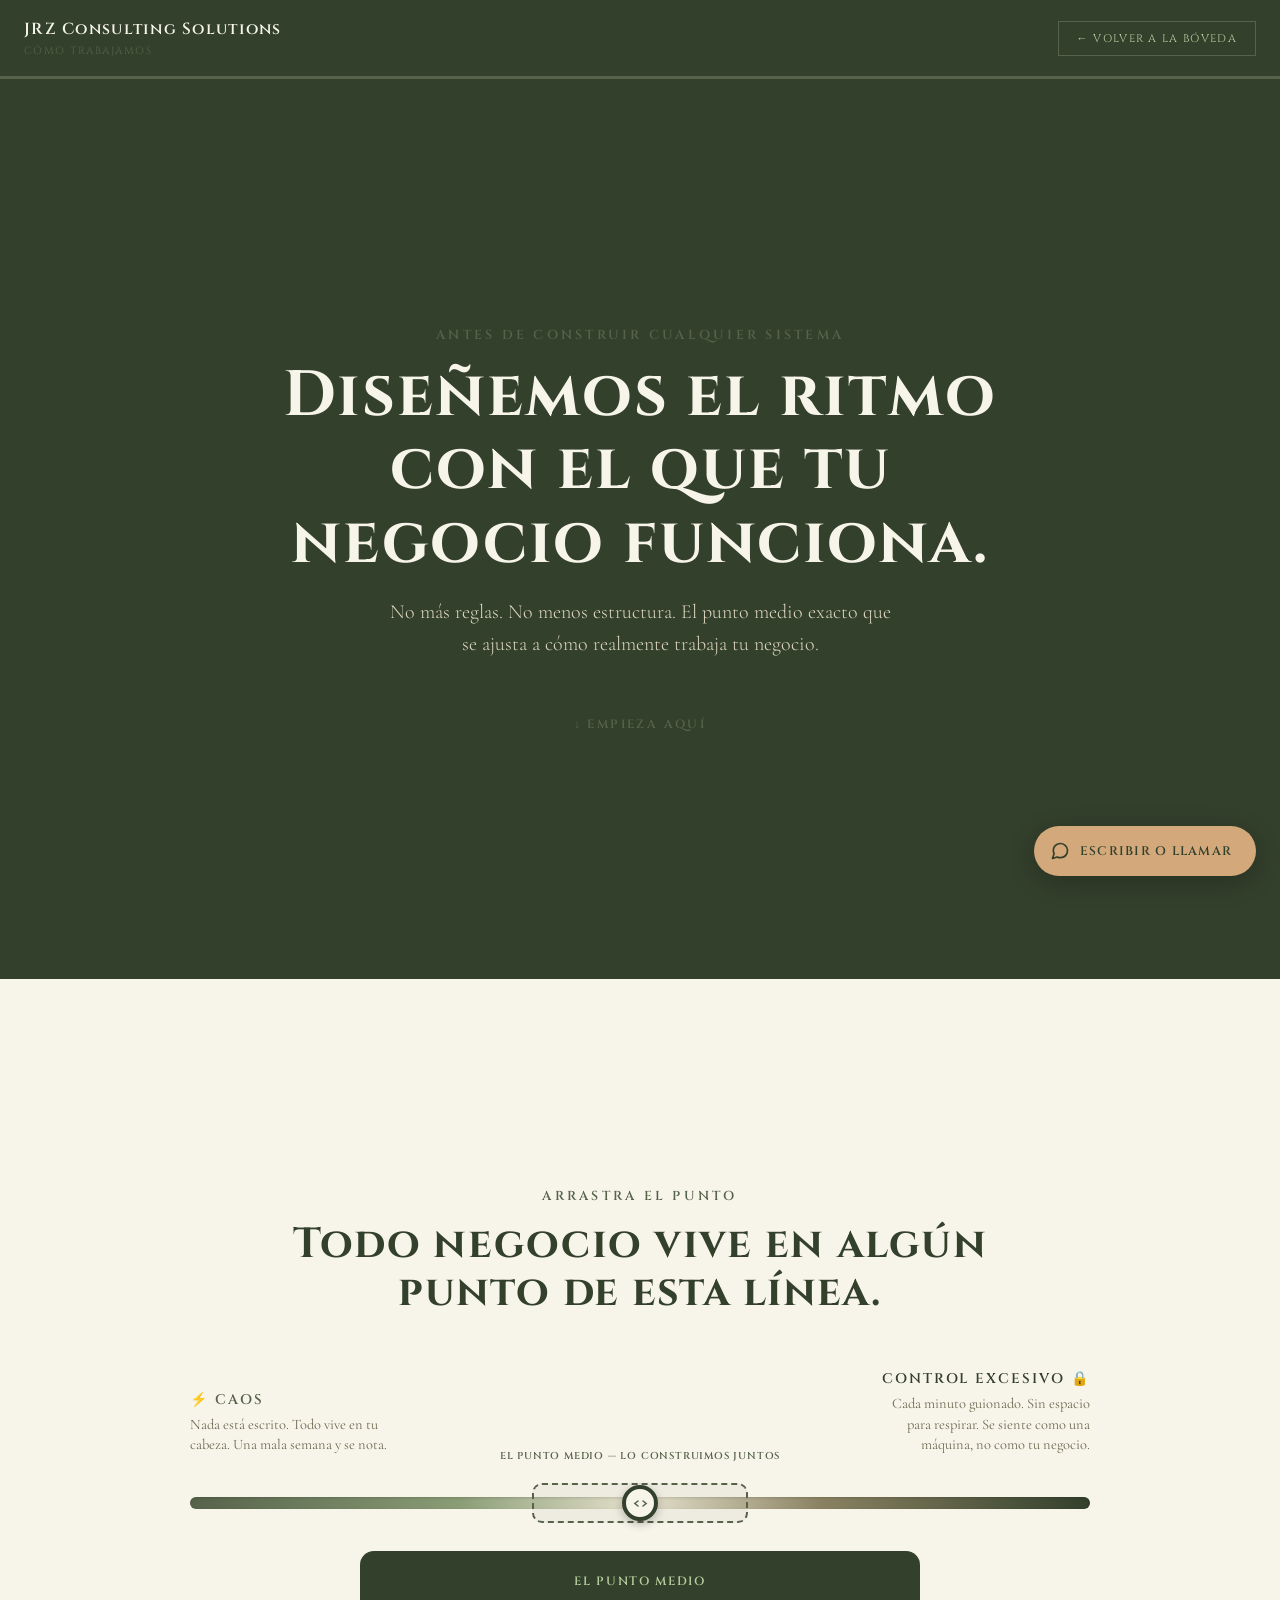
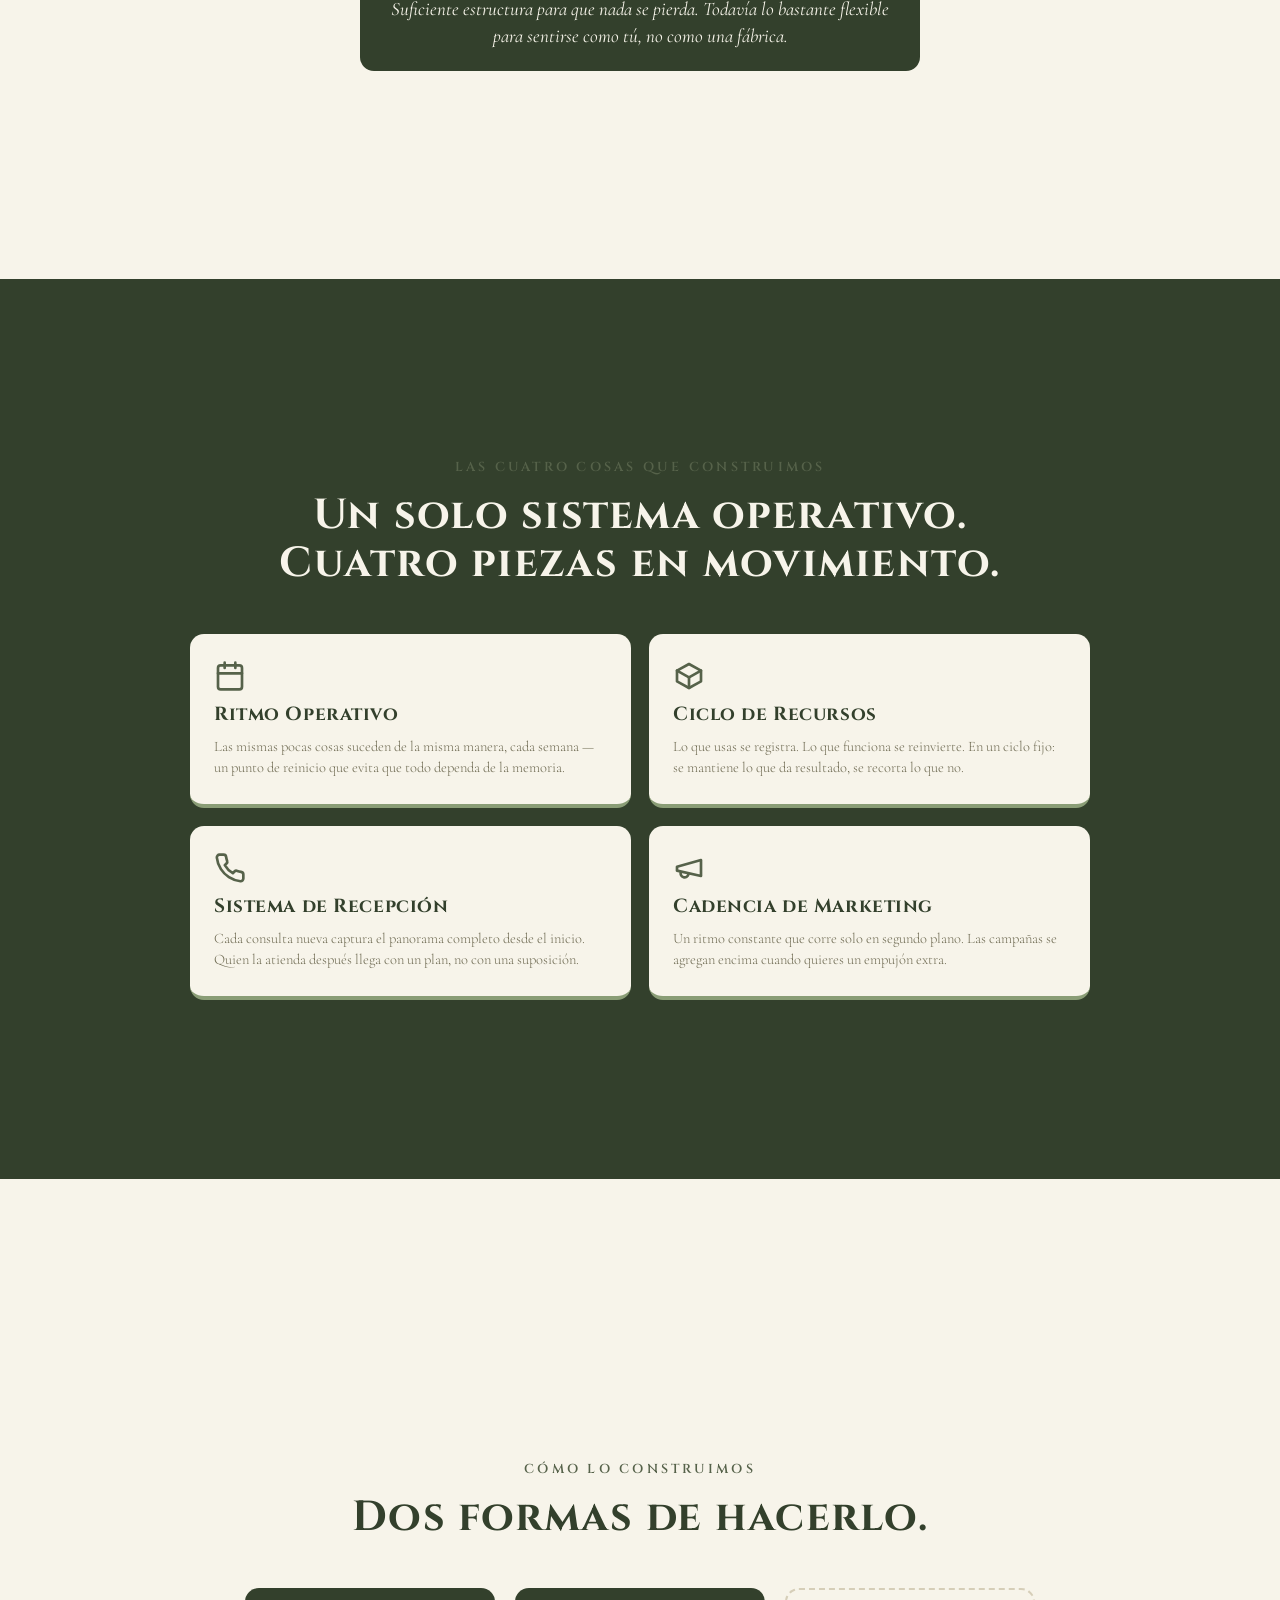
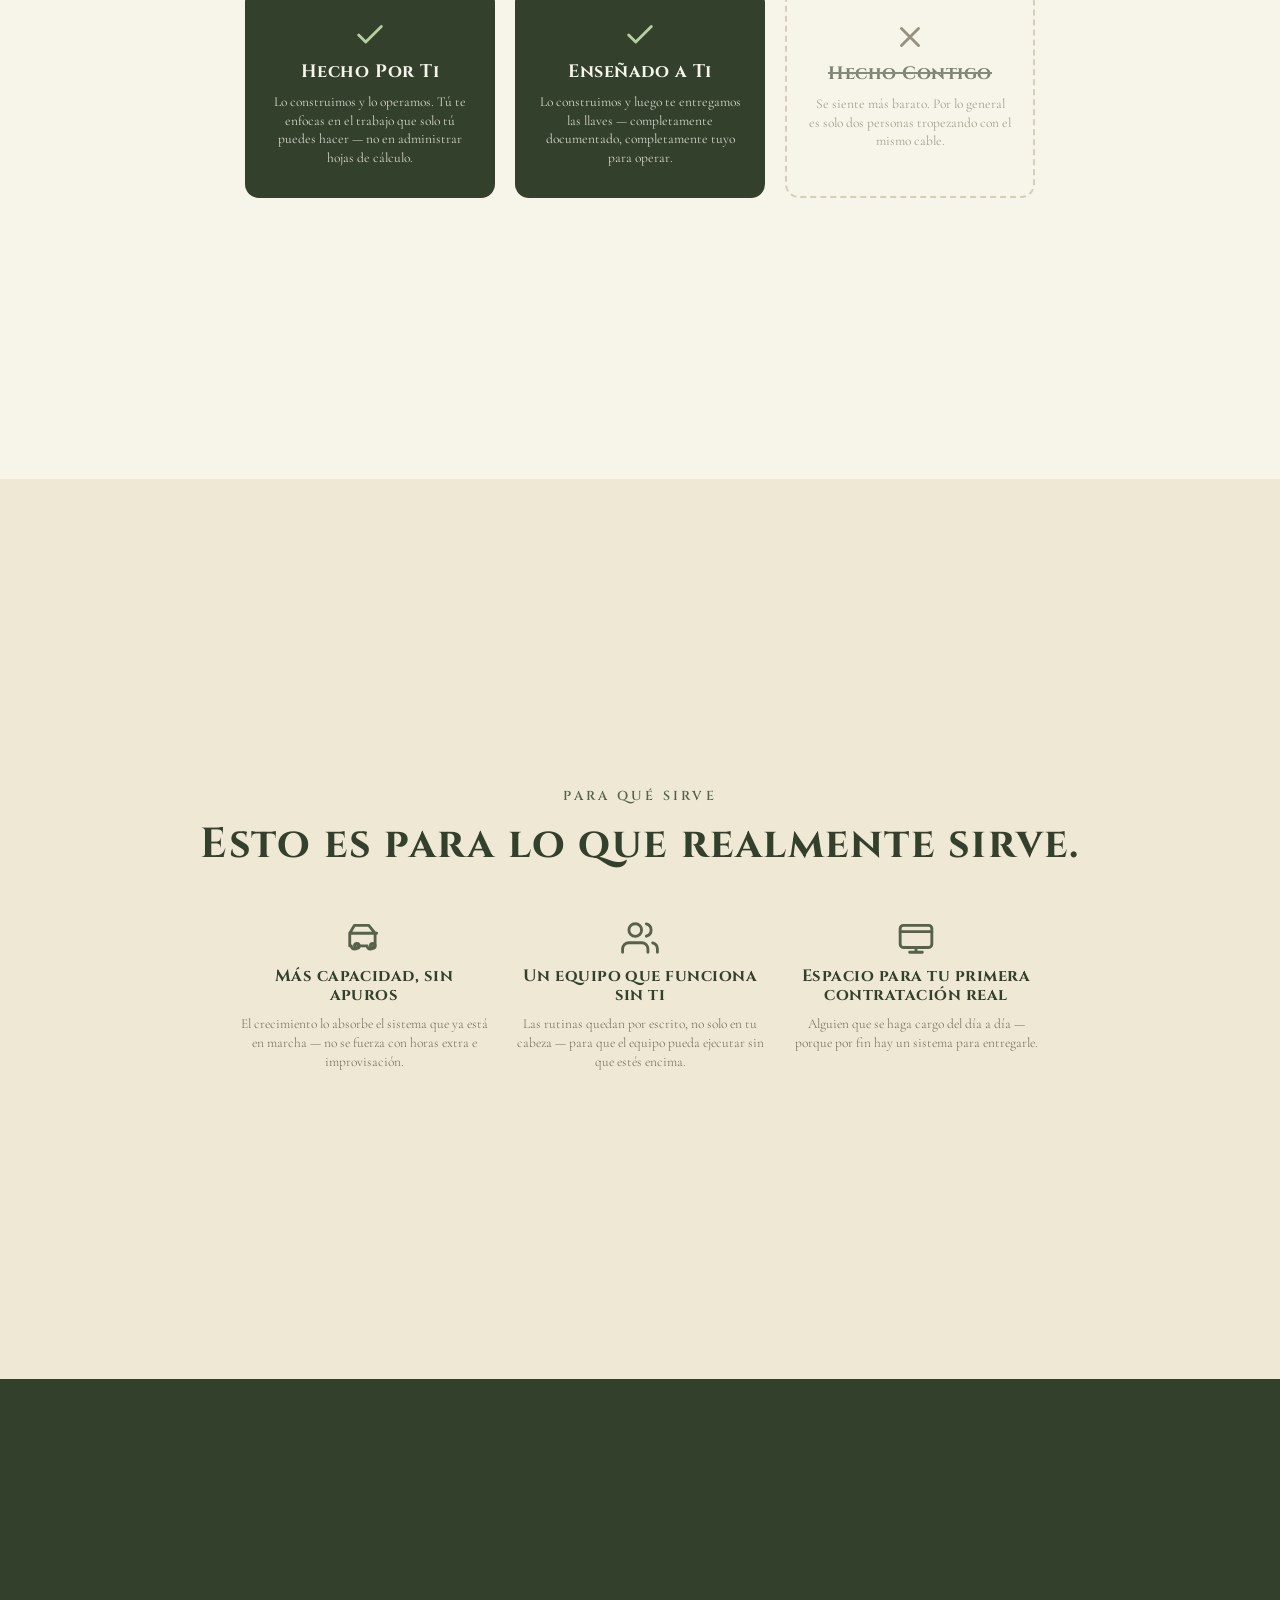
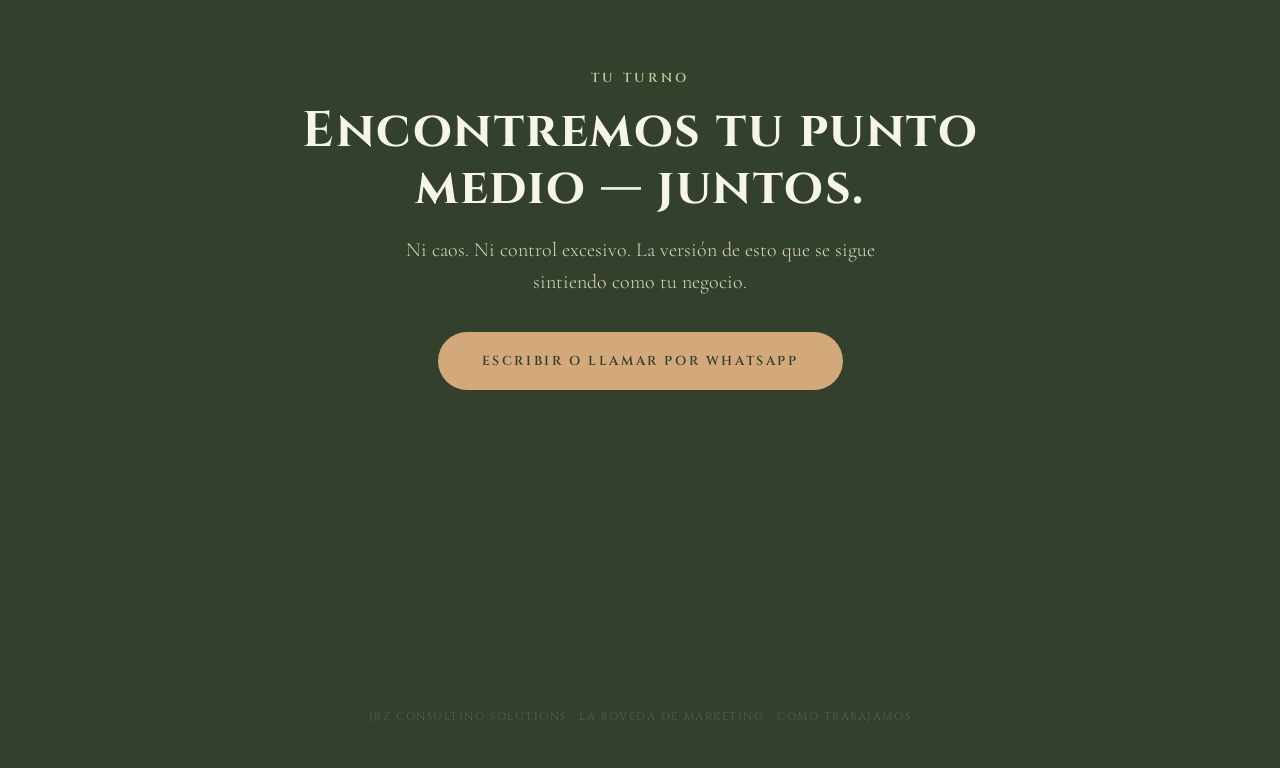
<file: espanol/how-we-work.html>
<!DOCTYPE html>
<html lang="es">
<head>
<meta charset="UTF-8">
<meta name="viewport" content="width=device-width, initial-scale=1.0">
<title>Cómo Trabajamos — JRZ Consulting Solutions</title>
<link href="https://fonts.googleapis.com/css2?family=Cinzel:wght@400;600;700;900&family=Cormorant+Garamond:ital,wght@0,300;0,400;0,500;0,600;1,300;1,400;1,500&display=swap" rel="stylesheet">
<style>
  *,*::before,*::after{box-sizing:border-box; margin:0; padding:0;}
  html{scroll-behavior:smooth;}
  :root{
    --ink:#33402c;
    --gold:#8a9d76;
    --gold-light:#b7cf9f;
    --gold-dim:#56624a;
    --gold-rule: rgba(138,157,118,0.35);
    --clay:#ba8659;
    --clay-light:#d3a97c;
    --clay-lighter:#deba91;
    --cream:#f7f4ea;
    --cream-dim:#ddd6bf;
    --paper:#f7f4ea;
    --paper-dim:#eee8d5;
    --ink-soft:#4c5142;
    --muted:#6e6a52;
  }
  body{
    background:var(--paper);
    color:var(--ink);
    font-family:'Cormorant Garamond', serif;
    overflow-x:hidden;
  }
  section{
    min-height:100vh;
    display:flex;
    flex-direction:column;
    align-items:center;
    justify-content:center;
    padding:60px 24px;
    position:relative;
  }
  .eyebrow{
    font-family:'Cinzel',serif;
    font-weight:600;
    font-size:13px;
    letter-spacing:0.25em;
    color:var(--gold-dim);
    text-transform:uppercase;
    margin-bottom:16px;
  }
  h1,h2,h3{
    font-family:'Cinzel',serif;
    letter-spacing:0.03em;
    line-height:1.15;
    color:var(--ink);
    font-weight:700;
  }
  .sub{
    font-size:20px;
    font-weight:300;
    color:var(--ink-soft);
    max-width:520px;
    text-align:center;
    margin-top:16px;
    line-height:1.6;
  }

  /* HERO */
  #hero{background:var(--ink); color:var(--cream);}
  #hero .eyebrow{color:var(--gold-dim);}
  #hero h1{color:var(--cream); font-size:clamp(38px,7vw,64px); text-align:center; max-width:800px;}
  #hero h1 em{font-family:'Cormorant Garamond',serif; font-style:italic; font-weight:300; color:var(--gold-light);}
  #hero .sub{color:var(--cream-dim);}
  .scrolldown{
    margin-top:56px; font-family:'Cinzel',serif; font-size:12px; font-weight:600;
    letter-spacing:0.2em; color:var(--gold-dim); text-transform:uppercase;
    display:flex; flex-direction:column; align-items:center; gap:8px;
    animation:bob 1.8s ease-in-out infinite;
  }
  @keyframes bob{0%,100%{transform:translateY(0);}50%{transform:translateY(8px);}}

  /* SPECTRUM */
  #spectrum{background:var(--paper);}
  #spectrum h2{font-size:clamp(28px,5vw,42px); text-align:center; max-width:760px;}
  .spectrum-wrap{width:100%; max-width:900px; margin-top:52px;}
  .pole-labels{display:flex; justify-content:space-between; align-items:flex-end; margin-bottom:16px;}
  .pole{display:flex; flex-direction:column; gap:6px; max-width:220px;}
  .pole.left{align-items:flex-start; text-align:left;}
  .pole.right{align-items:flex-end; text-align:right;}
  .pole-title{
    font-family:'Cinzel',serif; font-weight:600; font-size:14px;
    letter-spacing:0.14em; text-transform:uppercase;
  }
  .pole.left .pole-title{color:var(--gold-dim);}
  .pole.right .pole-title{color:var(--ink);}
  .pole-desc{font-size:14.5px; color:var(--muted); line-height:1.4;}

  .track{
    position:relative; height:12px; border-radius:8px; margin-top:42px;
    background:linear-gradient(to right, var(--gold-dim) 0%, var(--gold) 30%, var(--paper-dim) 50%, #8a8262 70%, var(--ink) 100%);
    box-shadow: inset 0 1px 3px rgba(0,0,0,0.15);
  }
  .sweet-zone{
    position:absolute; top:-14px; bottom:-14px; left:38%; width:24%;
    border-radius:10px; border:2px dashed var(--gold-dim);
    background:rgba(138,157,118,0.08);
  }
  .sweet-zone::after{
    content:"EL PUNTO MEDIO — LO CONSTRUIMOS JUNTOS";
    position:absolute; top:-36px; left:50%; transform:translateX(-50%);
    font-family:'Cinzel',serif; font-size:10px; font-weight:600;
    letter-spacing:0.08em; color:var(--gold-dim); white-space:nowrap; text-align:center;
  }
  .handle{
    position:absolute; top:50%; left:50%;
    width:36px; height:36px; border-radius:50%;
    background:var(--paper); border:4px solid var(--ink);
    transform:translate(-50%,-50%);
    cursor:grab; box-shadow:0 3px 10px rgba(0,0,0,0.25);
    display:flex; align-items:center; justify-content:center;
    transition:box-shadow .15s ease; touch-action:none;
  }
  .handle:active{cursor:grabbing; box-shadow:0 0 0 8px rgba(138,157,118,0.2);}
  .handle:focus-visible{outline:2px solid var(--gold); outline-offset:4px; box-shadow:0 0 0 8px rgba(138,157,118,0.2);}
  .handle svg{width:15px;height:15px; color:var(--gold-dim);}

  .readout{margin-top:42px; min-height:118px; display:flex; align-items:center; justify-content:center; text-align:center;}
  .readout-card{
    max-width:560px; padding:22px 30px; border-radius:14px;
    background:var(--ink); color:var(--cream);
    font-family:'Cormorant Garamond',serif; font-size:19px; font-style:italic;
    line-height:1.4; transition:opacity .2s ease;
  }
  .readout-card b{
    font-style:normal; font-family:'Cinzel',serif; font-weight:600; display:block;
    margin-bottom:6px; font-size:12px; letter-spacing:0.14em; text-transform:uppercase; color:var(--gold-light);
  }

  /* FOUR PILLARS */
  #pillars{background:var(--ink); color:var(--cream);}
  #pillars .eyebrow{color:var(--gold-dim);}
  #pillars h2{color:var(--cream); font-size:clamp(28px,5vw,42px); text-align:center; margin-bottom:46px;}
  .grid4{display:grid; grid-template-columns:repeat(2,1fr); gap:18px; width:100%; max-width:900px;}
  .card{
    background:var(--paper); color:var(--ink); border-radius:14px;
    padding:26px 24px; display:flex; flex-direction:column; gap:10px;
    border-bottom:4px solid var(--gold);
  }
  .card .icon{width:32px; height:32px; color:var(--gold-dim); margin-bottom:2px;}
  .card h3{font-size:19px; color:var(--ink);}
  .card p{font-size:14.5px; color:var(--muted); line-height:1.45; font-weight:300;}

  /* TWO PATHS */
  #paths{background:var(--paper);}
  #paths h2{font-size:clamp(28px,5vw,42px); text-align:center;}
  .paths-row{display:flex; gap:20px; margin-top:46px; flex-wrap:wrap; justify-content:center;}
  .path-card{
    width:250px; padding:30px 22px; border-radius:14px; text-align:center;
    display:flex; flex-direction:column; align-items:center; gap:10px;
  }
  .path-card.good{background:var(--ink); color:var(--cream);}
  .path-card.bad{background:transparent; border:2px dashed #c9bfa4; color:var(--muted); opacity:0.7;}
  .path-card .icon{width:34px;height:34px;}
  .path-card.good .icon{color:var(--gold-light);}
  .path-card.bad .icon{color:var(--muted);}
  .path-card h3{font-size:18px;}
  .path-card.good h3{color:var(--cream);}
  .path-card.bad h3{color:var(--ink-soft);}
  .path-card p{font-size:13.5px; line-height:1.4; opacity:0.85;}
  .strike{text-decoration:line-through; text-decoration-color:var(--gold-dim); text-decoration-thickness:2px;}

  /* WHERE THIS LEADS */
  #leads{background:var(--paper-dim);}
  #leads h2{font-size:clamp(28px,5vw,42px); text-align:center; margin-bottom:6px;}
  .leads-row{display:flex; gap:26px; margin-top:44px; flex-wrap:wrap; justify-content:center; max-width:920px;}
  .lead-item{width:250px; display:flex; flex-direction:column; align-items:center; text-align:center; gap:10px;}
  .lead-item .icon{width:38px;height:38px; color:var(--gold-dim);}
  .lead-item h3{font-size:16.5px; color:var(--ink);}
  .lead-item p{font-size:13.5px; color:var(--muted); line-height:1.4; font-weight:300;}

  /* CTA */
  #cta{background:var(--ink); color:var(--cream); text-align:center;}
  #cta .eyebrow{color:var(--gold-light);}
  #cta h2{color:var(--cream); font-size:clamp(32px,6vw,50px); max-width:760px;}
  #cta .sub{color:var(--cream-dim);}
  .cta-btn{
    display:inline-block; margin-top:34px;
    font-family:'Cinzel',serif; font-size:13px; font-weight:600;
    letter-spacing:0.2em; text-transform:uppercase; color:var(--ink);
    background:var(--clay-light); border-radius:999px; padding:20px 44px; text-decoration:none;
    transition:background 0.2s, transform 0.2s;
  }
  .cta-btn:hover{background:var(--clay-lighter); transform:translateY(-1px);}

  @media(max-width:640px){
    .grid4{grid-template-columns:1fr;}
    .pole-desc{display:none;}
    .sweet-zone::after{font-size:9px;}
  }

  /* TOP BAR */
  .vault-bar{
    background:var(--ink); border-bottom:3px solid var(--gold-dim);
    padding:18px 24px; display:flex; align-items:center; justify-content:space-between;
    flex-wrap:wrap; gap:10px;
  }
  .vault-bar .wordmark{font-family:'Cinzel',serif; font-weight:600; font-size:16px; letter-spacing:0.08em; color:var(--cream);}
  .vault-bar .tag{font-family:'Cinzel',serif; font-size:10.5px; color:var(--gold-dim); letter-spacing:0.14em; text-transform:uppercase; margin-top:4px;}
  .vault-bar a.back{
    font-family:'Cinzel',serif; font-size:11px; letter-spacing:0.12em; text-transform:uppercase;
    color:var(--gold-light); text-decoration:none; border:1px solid var(--gold-dim);
    padding:9px 18px; white-space:nowrap; transition:opacity .15s ease;
  }
  .vault-bar a.back:hover{opacity:0.75;}

  .vault-footer{
    background:var(--ink); padding:30px 24px 44px; text-align:center;
    font-family:'Cinzel',serif; font-size:11px; letter-spacing:0.14em; text-transform:uppercase;
    color:var(--gold-dim);
  }

  /* FLOATING CTA */
  .floating-cta{
    position:fixed; right:24px; bottom:24px; z-index:60;
    display:flex; align-items:center; gap:10px;
    background:var(--clay-light); color:var(--ink);
    border-radius:999px; padding:15px 24px 15px 16px; text-decoration:none;
    box-shadow:0 6px 24px rgba(14,12,10,0.28);
    font-family:'Cinzel',serif; font-size:12.5px; font-weight:600;
    letter-spacing:0.1em; text-transform:uppercase;
    transition:background 0.2s, transform 0.2s, box-shadow 0.2s;
    animation:floatPulse 3.5s ease-in-out infinite;
  }
  .floating-cta svg{width:20px; height:20px; stroke:currentColor; fill:none; stroke-width:2; stroke-linecap:round; stroke-linejoin:round; flex-shrink:0;}
  .floating-cta:hover{background:var(--clay-lighter); transform:translateY(-2px);}
  @keyframes floatPulse{
    0%,100%{box-shadow:0 6px 24px rgba(14,12,10,0.28);}
    50%{box-shadow:0 6px 24px rgba(186,134,89,0.45);}
  }
  @media(max-width:560px){
    .floating-cta{right:16px; bottom:16px; padding:13px 18px 13px 13px; font-size:11px; gap:8px;}
    .floating-cta svg{width:18px; height:18px;}
  }
  @media(prefers-reduced-motion: reduce){
    .floating-cta{animation:none;}
  }
</style>
</head>
<body>

<div class="vault-bar">
  <div>
    <div class="wordmark">JRZ Consulting Solutions</div>
    <div class="tag">Cómo Trabajamos</div>
  </div>
  <a class="back" href="vault.html">← Volver a la Bóveda</a>
</div>

<a href="https://wa.me/16822037801" target="_blank" rel="noopener noreferrer" class="floating-cta" aria-label="Escribir o llamar a JRZ Consulting por WhatsApp">
  <svg viewBox="0 0 24 24"><path d="M21 11.5a8.38 8.38 0 01-.9 3.8 8.5 8.5 0 01-7.6 4.7 8.38 8.38 0 01-3.8-.9L3 21l1.9-5.7a8.38 8.38 0 01-.9-3.8 8.5 8.5 0 014.7-7.6 8.38 8.38 0 013.8-.9h.5a8.48 8.48 0 018 8v.5z"/></svg>
  <span>Escribir o Llamar</span>
</a>

<section id="hero">
  <div class="eyebrow">Antes de Construir Cualquier Sistema</div>
  <h1>Diseñemos el ritmo<br>con el que tu negocio funciona.</h1>
  <p class="sub">No más reglas. No menos estructura. El punto medio exacto que se ajusta a cómo realmente trabaja tu negocio.</p>
  <div class="scrolldown">↓ empieza aquí</div>
</section>

<section id="spectrum">
  <div class="eyebrow">Arrastra el punto</div>
  <h2>Todo negocio vive en algún punto de esta línea.</h2>
  <div class="spectrum-wrap">
    <div class="pole-labels">
      <div class="pole left">
        <span class="pole-title">⚡ Caos</span>
        <span class="pole-desc">Nada está escrito. Todo vive en tu cabeza. Una mala semana y se nota.</span>
      </div>
      <div class="pole right">
        <span class="pole-title">Control Excesivo 🔒</span>
        <span class="pole-desc">Cada minuto guionado. Sin espacio para respirar. Se siente como una máquina, no como tu negocio.</span>
      </div>
    </div>
    <div class="track" id="track">
      <div class="sweet-zone"></div>
      <div class="handle" id="handle" role="slider" tabindex="0" aria-label="Espectro de estructura del negocio, de caos total a control total" aria-valuemin="0" aria-valuemax="100" aria-valuenow="50" aria-valuetext="El punto medio" aria-describedby="readout">
        <svg viewBox="0 0 24 24" fill="none" stroke="currentColor" stroke-width="2.5" stroke-linecap="round"><path d="M8 8l-5 4 5 4M16 8l5 4-5 4"/></svg>
      </div>
    </div>
    <div class="readout">
      <div class="readout-card" id="readout">
        <b>Arrástrame</b>
        Desliza hacia cualquier lado para sentir lo que cuesta — luego hablemos de dónde debería estar realmente tu negocio.
      </div>
    </div>
  </div>
</section>

<section id="pillars">
  <div class="eyebrow">Las cuatro cosas que construimos</div>
  <h2>Un solo sistema operativo.<br>Cuatro piezas en movimiento.</h2>
  <div class="grid4">
    <div class="card">
      <svg class="icon" viewBox="0 0 24 24" fill="none" stroke="currentColor" stroke-width="2" stroke-linecap="round" stroke-linejoin="round"><rect x="3" y="4" width="18" height="18" rx="2"/><path d="M16 2v4M8 2v4M3 10h18"/></svg>
      <h3>Ritmo Operativo</h3>
      <p>Las mismas pocas cosas suceden de la misma manera, cada semana — un punto de reinicio que evita que todo dependa de la memoria.</p>
    </div>
    <div class="card">
      <svg class="icon" viewBox="0 0 24 24" fill="none" stroke="currentColor" stroke-width="2" stroke-linecap="round" stroke-linejoin="round"><path d="M21 8l-9-5-9 5 9 5 9-5z"/><path d="M3 8v8l9 5 9-5V8"/><path d="M12 13v8"/></svg>
      <h3>Ciclo de Recursos</h3>
      <p>Lo que usas se registra. Lo que funciona se reinvierte. En un ciclo fijo: se mantiene lo que da resultado, se recorta lo que no.</p>
    </div>
    <div class="card">
      <svg class="icon" viewBox="0 0 24 24" fill="none" stroke="currentColor" stroke-width="2" stroke-linecap="round" stroke-linejoin="round"><path d="M22 16.92v3a2 2 0 01-2.18 2 19.79 19.79 0 01-8.63-3.07 19.5 19.5 0 01-6-6 19.79 19.79 0 01-3.07-8.67A2 2 0 014.11 2h3a2 2 0 012 1.72c.127.96.361 1.903.7 2.81a2 2 0 01-.45 2.11L8.09 9.91a16 16 0 006 6l1.27-1.27a2 2 0 012.11-.45c.907.339 1.85.573 2.81.7A2 2 0 0122 16.92z"/></svg>
      <h3>Sistema de Recepción</h3>
      <p>Cada consulta nueva captura el panorama completo desde el inicio. Quien la atienda después llega con un plan, no con una suposición.</p>
    </div>
    <div class="card">
      <svg class="icon" viewBox="0 0 24 24" fill="none" stroke="currentColor" stroke-width="2" stroke-linecap="round" stroke-linejoin="round"><path d="M3 11l18-5v12L3 14v-3z"/><path d="M11.6 16.8a3 3 0 11-5.8-1.6"/></svg>
      <h3>Cadencia de Marketing</h3>
      <p>Un ritmo constante que corre solo en segundo plano. Las campañas se agregan encima cuando quieres un empujón extra.</p>
    </div>
  </div>
</section>

<section id="paths">
  <div class="eyebrow">Cómo lo construimos</div>
  <h2>Dos formas de hacerlo.</h2>
  <div class="paths-row">
    <div class="path-card good">
      <svg class="icon" viewBox="0 0 24 24" fill="none" stroke="currentColor" stroke-width="2" stroke-linecap="round" stroke-linejoin="round"><path d="M20 6L9 17l-5-5"/></svg>
      <h3>Hecho Por Ti</h3>
      <p>Lo construimos y lo operamos. Tú te enfocas en el trabajo que solo tú puedes hacer — no en administrar hojas de cálculo.</p>
    </div>
    <div class="path-card good">
      <svg class="icon" viewBox="0 0 24 24" fill="none" stroke="currentColor" stroke-width="2" stroke-linecap="round" stroke-linejoin="round"><path d="M20 6L9 17l-5-5"/></svg>
      <h3>Enseñado a Ti</h3>
      <p>Lo construimos y luego te entregamos las llaves — completamente documentado, completamente tuyo para operar.</p>
    </div>
    <div class="path-card bad">
      <svg class="icon" viewBox="0 0 24 24" fill="none" stroke="currentColor" stroke-width="2" stroke-linecap="round" stroke-linejoin="round"><path d="M18 6L6 18M6 6l12 12"/></svg>
      <h3 class="strike">Hecho Contigo</h3>
      <p>Se siente más barato. Por lo general es solo dos personas tropezando con el mismo cable.</p>
    </div>
  </div>
</section>

<section id="leads">
  <div class="eyebrow">Para qué sirve</div>
  <h2>Esto es para lo que realmente sirve.</h2>
  <div class="leads-row">
    <div class="lead-item">
      <svg class="icon" viewBox="0 0 24 24" fill="none" stroke="currentColor" stroke-width="1.8" stroke-linecap="round" stroke-linejoin="round"><path d="M3 17h1a2 2 0 004 0h6a2 2 0 004 0h1M3 17V9l3-5h9l4 5v8M3 9h17"/><circle cx="7.5" cy="17" r="1.5"/><circle cx="17.5" cy="17" r="1.5"/></svg>
      <h3>Más capacidad, sin apuros</h3>
      <p>El crecimiento lo absorbe el sistema que ya está en marcha — no se fuerza con horas extra e improvisación.</p>
    </div>
    <div class="lead-item">
      <svg class="icon" viewBox="0 0 24 24" fill="none" stroke="currentColor" stroke-width="1.8" stroke-linecap="round" stroke-linejoin="round"><path d="M17 21v-2a4 4 0 00-4-4H5a4 4 0 00-4 4v2"/><circle cx="9" cy="7" r="4"/><path d="M23 21v-2a4 4 0 00-3-3.87M16 3.13a4 4 0 010 7.75"/></svg>
      <h3>Un equipo que funciona sin ti</h3>
      <p>Las rutinas quedan por escrito, no solo en tu cabeza — para que el equipo pueda ejecutar sin que estés encima.</p>
    </div>
    <div class="lead-item">
      <svg class="icon" viewBox="0 0 24 24" fill="none" stroke="currentColor" stroke-width="1.8" stroke-linecap="round" stroke-linejoin="round"><rect x="2" y="4" width="20" height="14" rx="2"/><path d="M2 8h20M8 21h8M12 18v3"/></svg>
      <h3>Espacio para tu primera contratación real</h3>
      <p>Alguien que se haga cargo del día a día — porque por fin hay un sistema para entregarle.</p>
    </div>
  </div>
</section>

<section id="cta">
  <div class="eyebrow">Tu turno</div>
  <h2>Encontremos tu punto medio — juntos.</h2>
  <p class="sub">Ni caos. Ni control excesivo. La versión de esto que se sigue sintiendo como tu negocio.</p>
  <a href="https://wa.me/16822037801" target="_blank" rel="noopener noreferrer" class="cta-btn">Escribir o Llamar por WhatsApp</a>
</section>

<div class="vault-footer">JRZ Consulting Solutions · La Bóveda de Marketing · Cómo Trabajamos</div>

<script>
  const track = document.getElementById('track');
  const handle = document.getElementById('handle');
  const readout = document.getElementById('readout');

  const messages = [
    {max:8,  title:"Caos total", text:"Cada día es una emergencia. Se te olvidan las cosas. Nada está escrito — todo depende de la memoria."},
    {max:20, title:"Mayormente caos", text:"Algunas cosas se mantienen, la mayoría no. Sigues a una mala semana de un apuro."},
    {max:38, title:"Inclinado hacia lo suelto", text:"Va mejorando, pero sigue siendo reactivo. Las buenas semanas dependen de quién recuerde qué."},
    {max:62, title:"El punto medio", text:"Suficiente estructura para que nada se pierda. Todavía lo bastante flexible para sentirse como tú, no como una fábrica."},
    {max:80, title:"Inclinado hacia lo rígido", text:"Sistemas sólidos, pero empieza a sentirse rígido. Menos espacio para decisiones de criterio."},
    {max:92, title:"Mayormente control excesivo", text:"Todo guionado al minuto. Eficiente, pero deja de sentirse personal."},
    {max:101,title:"Control total", text:"Cada segundo controlado. Sin espacio para respirar — ni para ti ni para nadie de tu equipo."}
  ];

  function updateReadout(pct){
    const m = messages.find(m => pct <= m.max);
    readout.innerHTML = `<b>${m.title}</b>${m.text}`;
    handle.setAttribute('aria-valuenow', Math.round(pct));
    handle.setAttribute('aria-valuetext', m.title);
  }

  function setPosition(pct){
    pct = Math.max(3, Math.min(97, pct));
    handle.style.left = pct + '%';
    updateReadout(pct);
  }

  let dragging = false;

  function pctFromEvent(e){
    const rect = track.getBoundingClientRect();
    const clientX = e.touches ? e.touches[0].clientX : e.clientX;
    return ((clientX - rect.left) / rect.width) * 100;
  }

  function currentPct(){
    return parseFloat(handle.style.left) || 50;
  }

  handle.addEventListener('mousedown', () => dragging = true);
  handle.addEventListener('touchstart', () => dragging = true, {passive:true});
  window.addEventListener('mouseup', () => dragging = false);
  window.addEventListener('touchend', () => dragging = false);
  window.addEventListener('mousemove', (e) => { if(dragging){ setPosition(pctFromEvent(e)); }});
  window.addEventListener('touchmove', (e) => { if(dragging){ setPosition(pctFromEvent(e)); }}, {passive:true});
  track.addEventListener('click', (e) => { if(e.target === handle) return; setPosition(pctFromEvent(e)); });

  handle.addEventListener('keydown', (e) => {
    const step = e.shiftKey ? 10 : 4;
    if (e.key === 'ArrowLeft' || e.key === 'ArrowDown') { setPosition(currentPct() - step); e.preventDefault(); }
    else if (e.key === 'ArrowRight' || e.key === 'ArrowUp') { setPosition(currentPct() + step); e.preventDefault(); }
    else if (e.key === 'Home') { setPosition(3); e.preventDefault(); }
    else if (e.key === 'End') { setPosition(97); e.preventDefault(); }
  });

  setPosition(50);
</script>

</body>
</html>
</file>
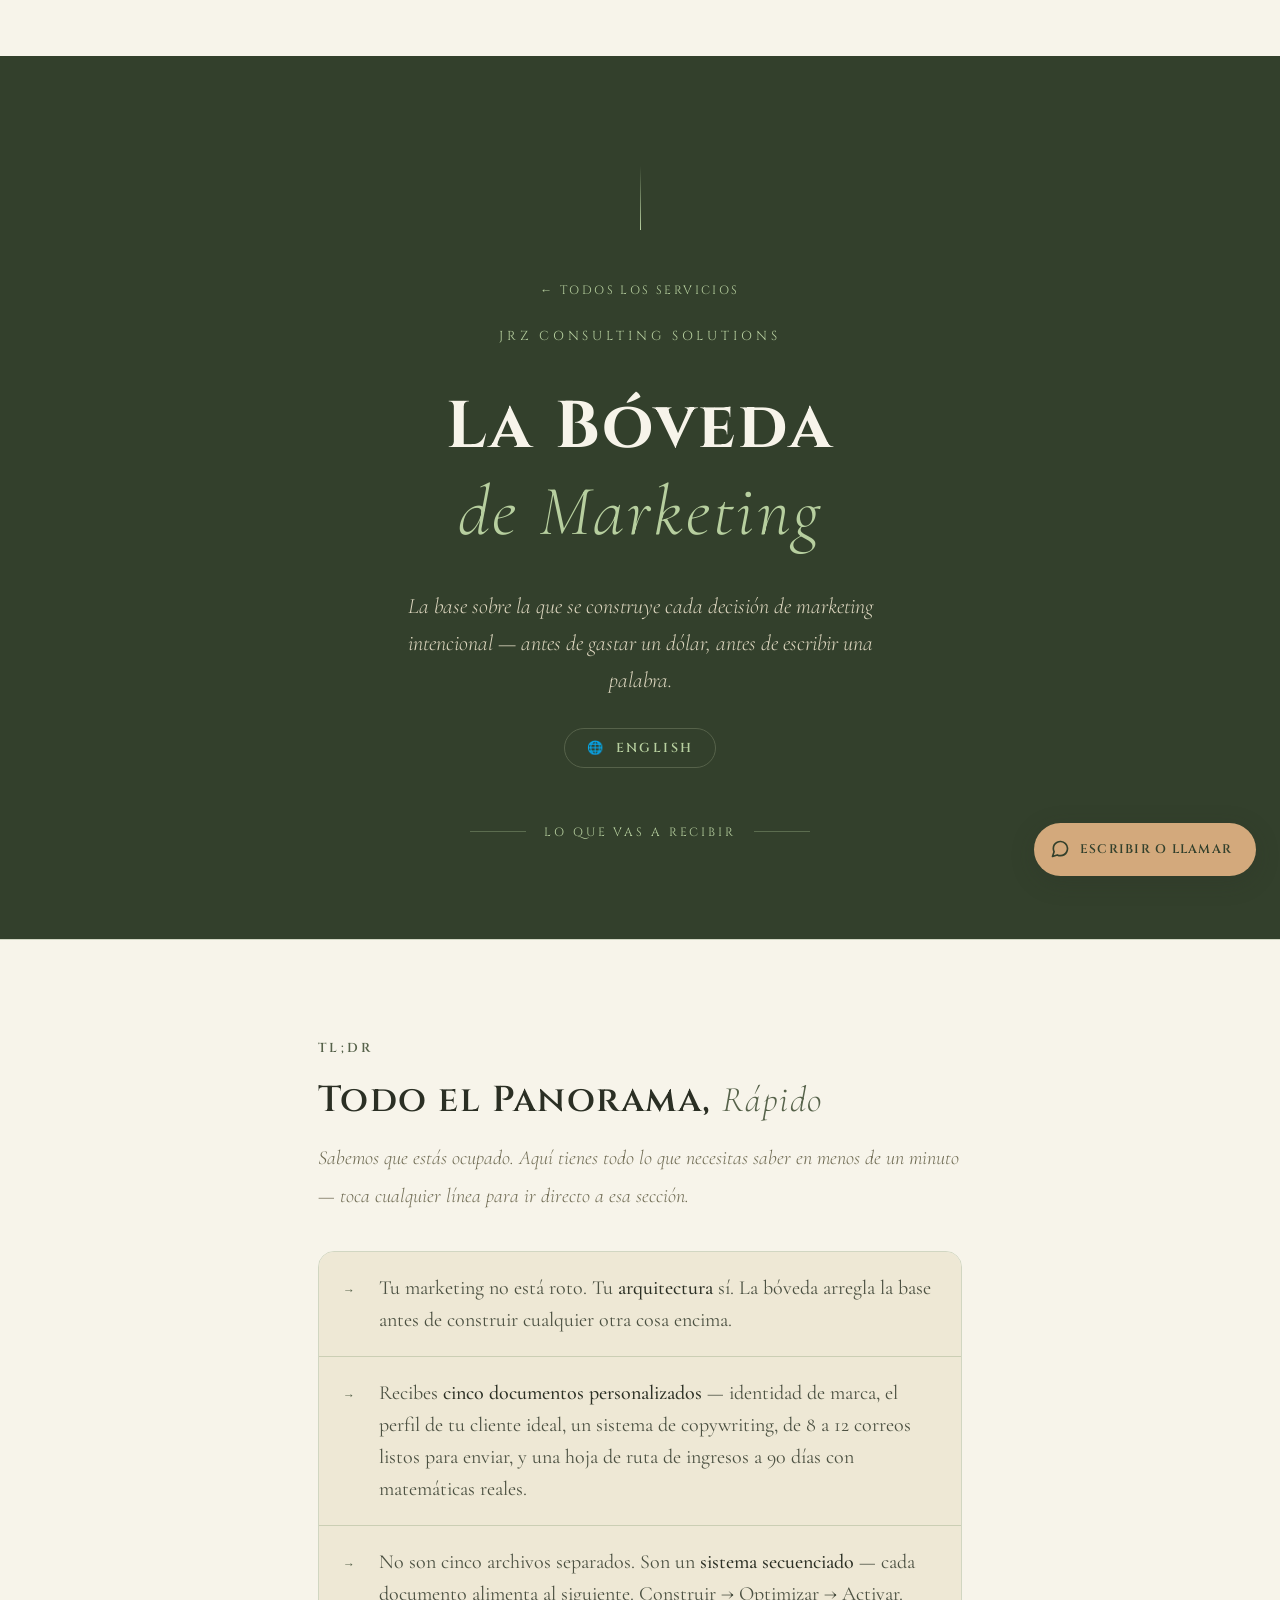
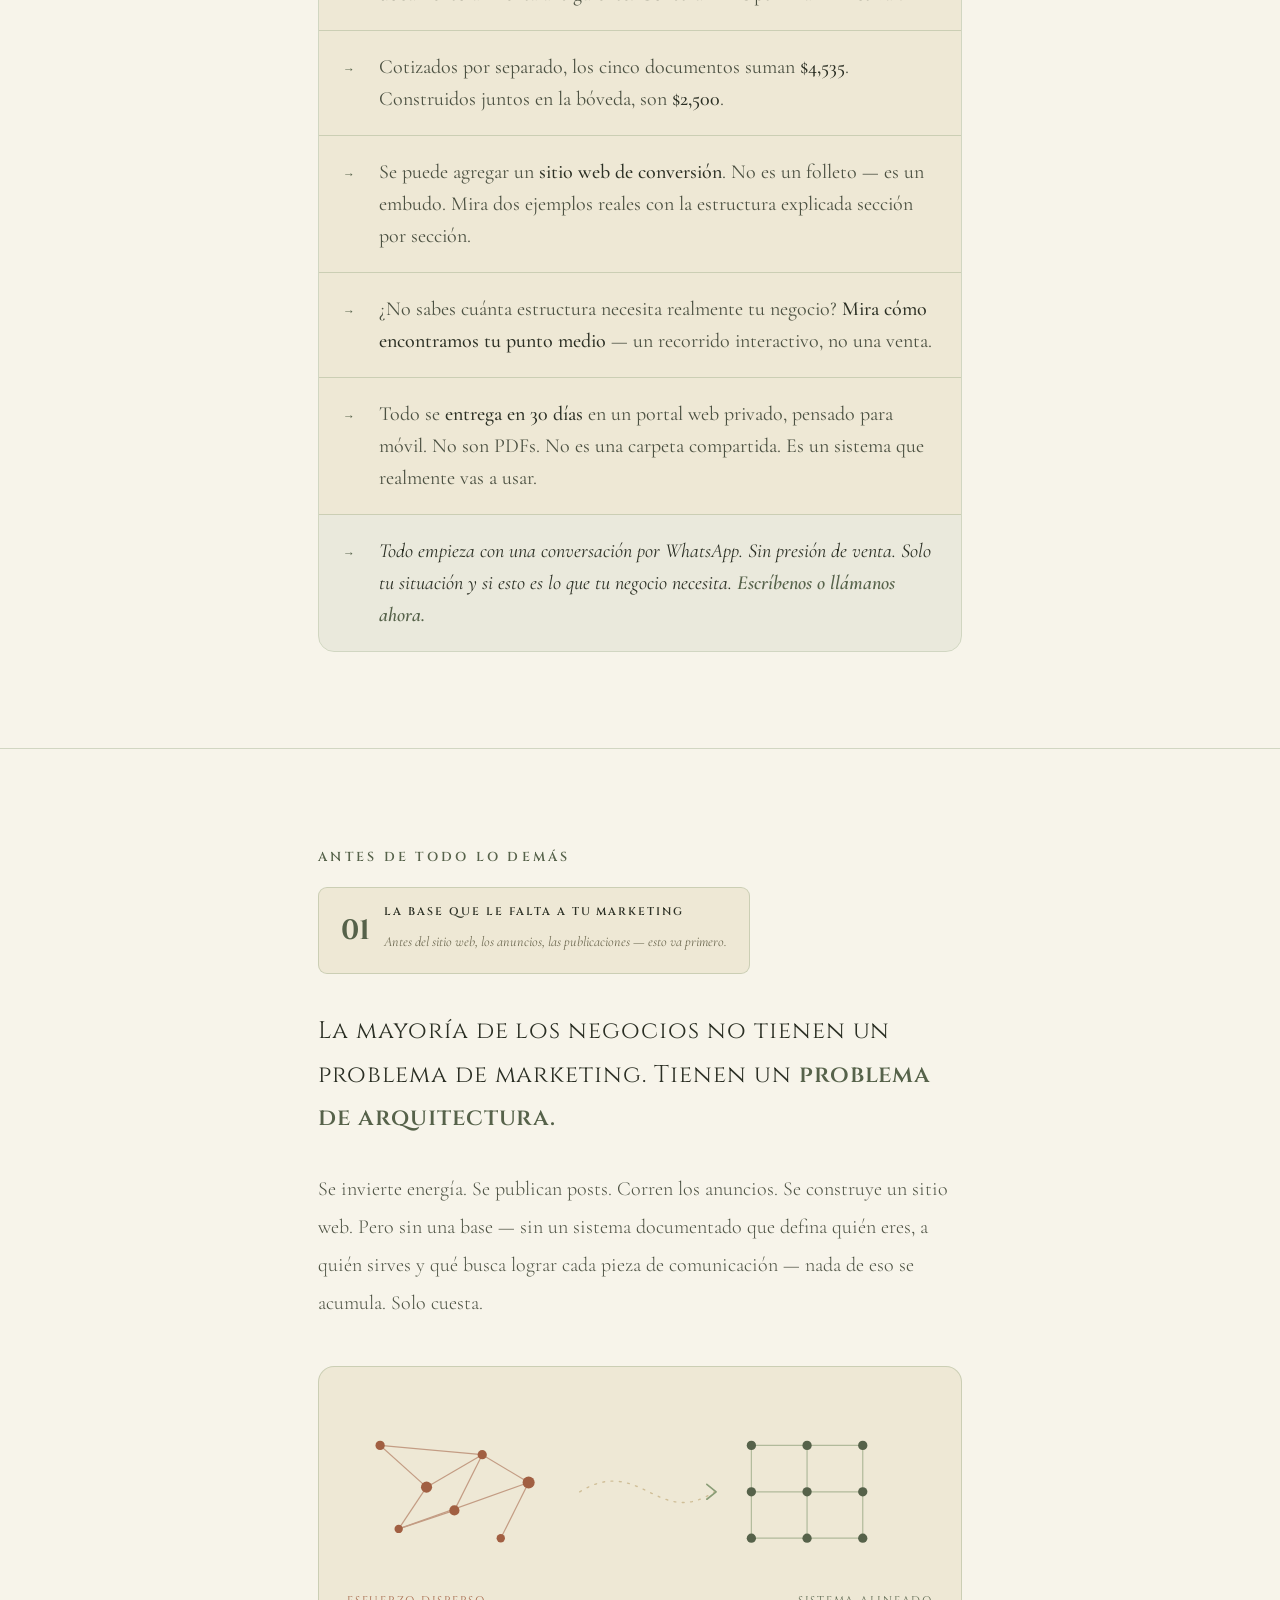
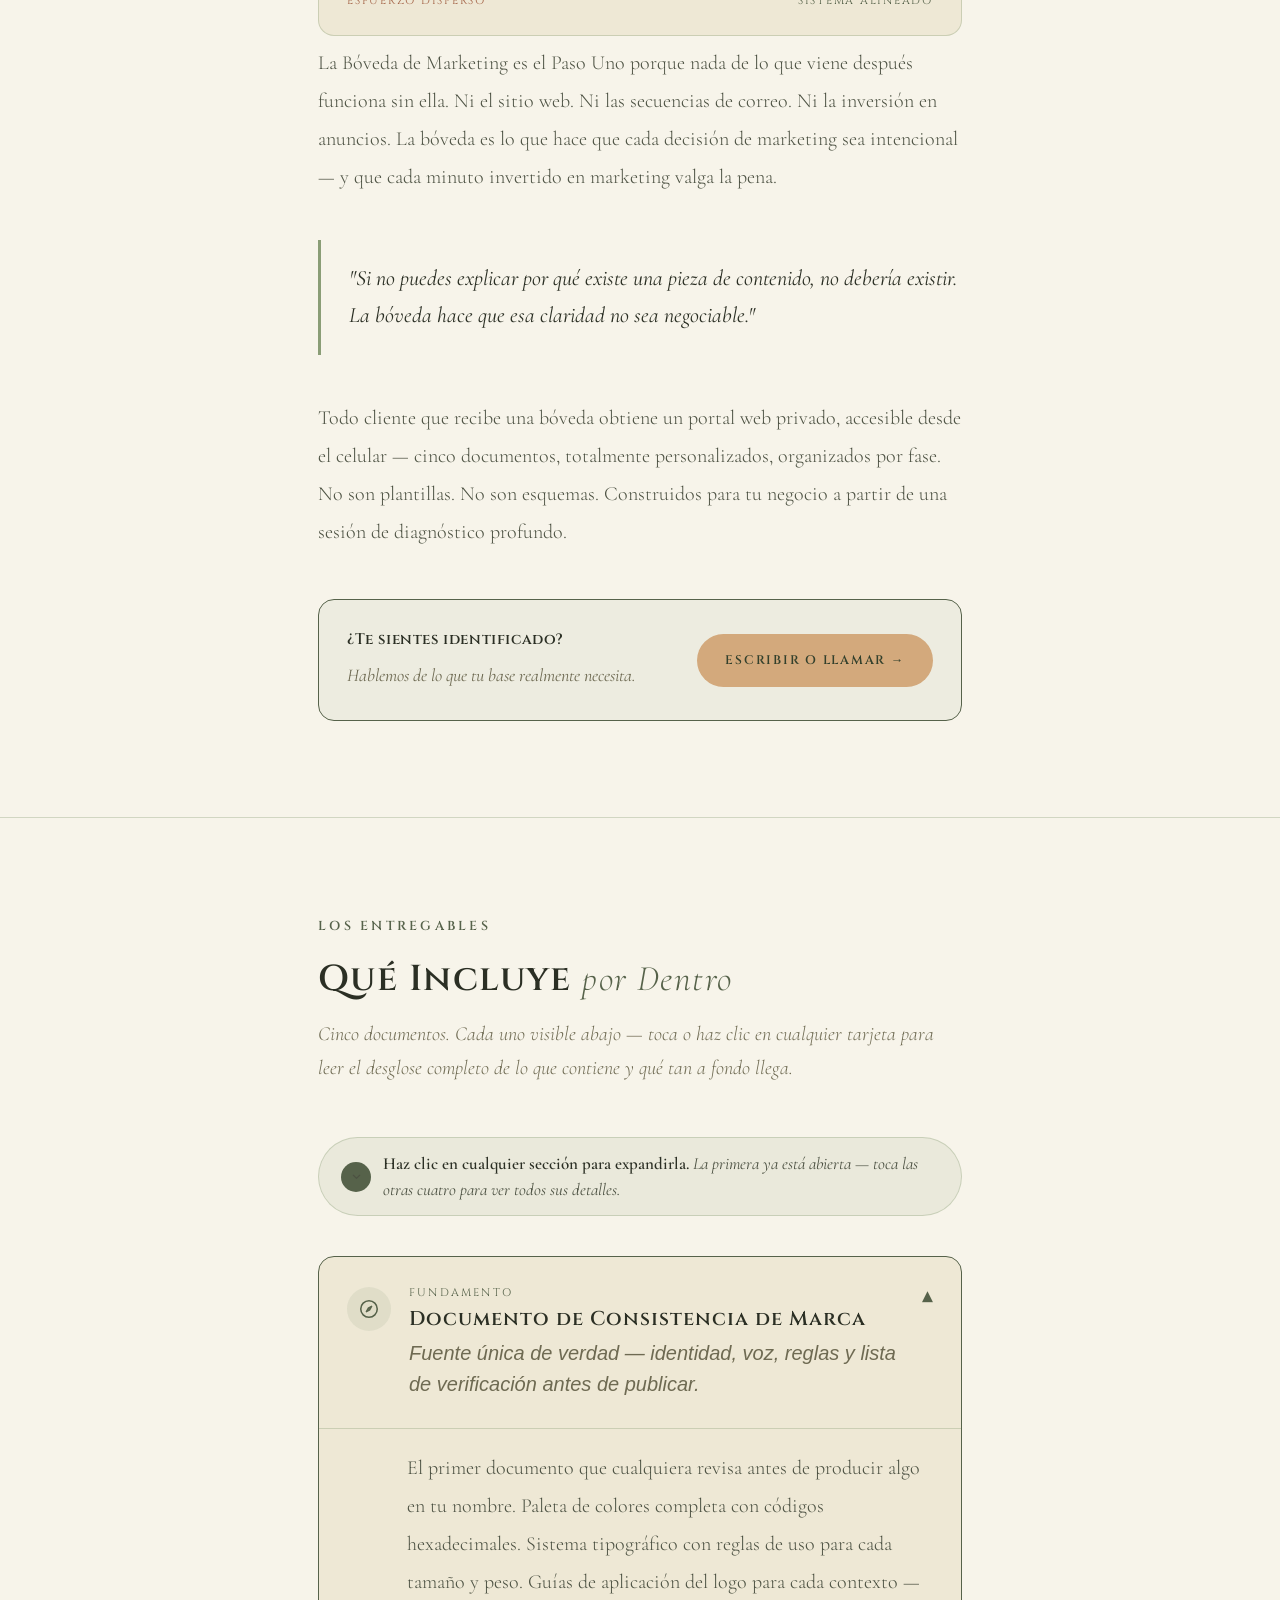
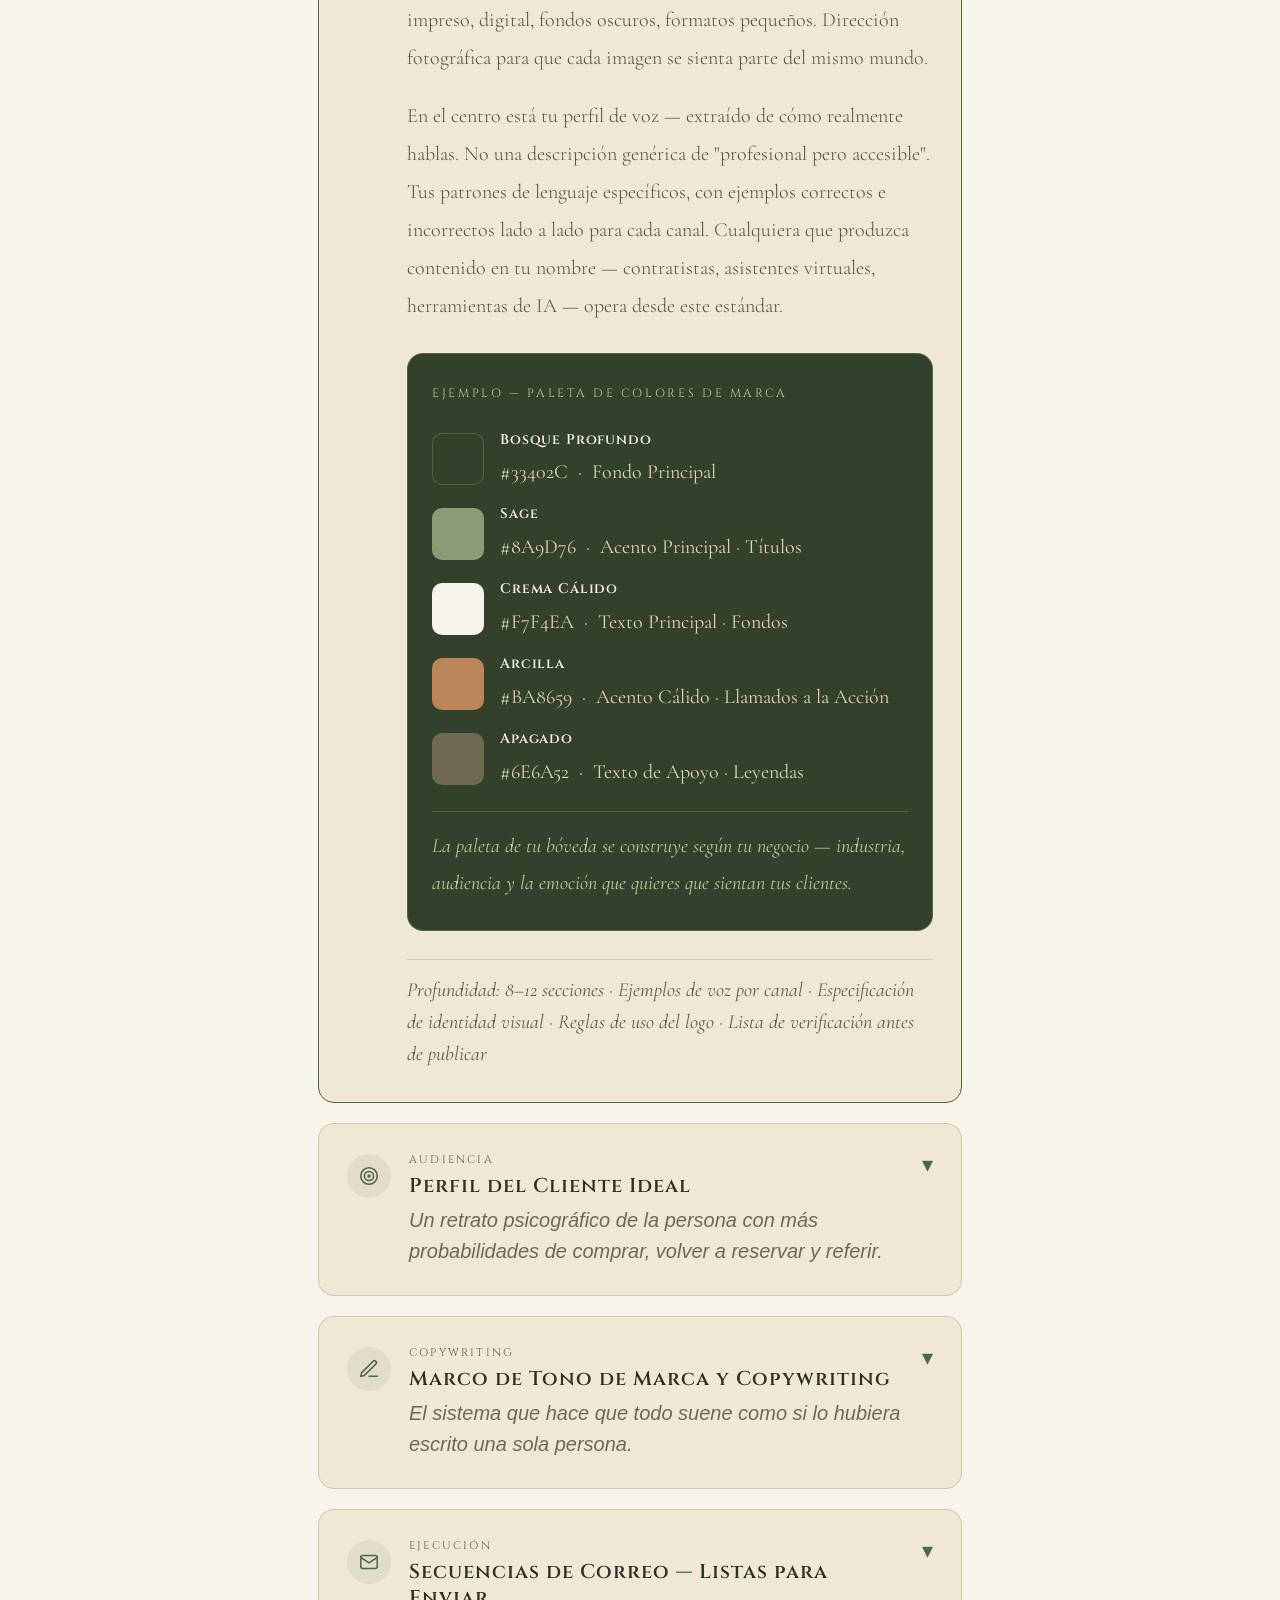
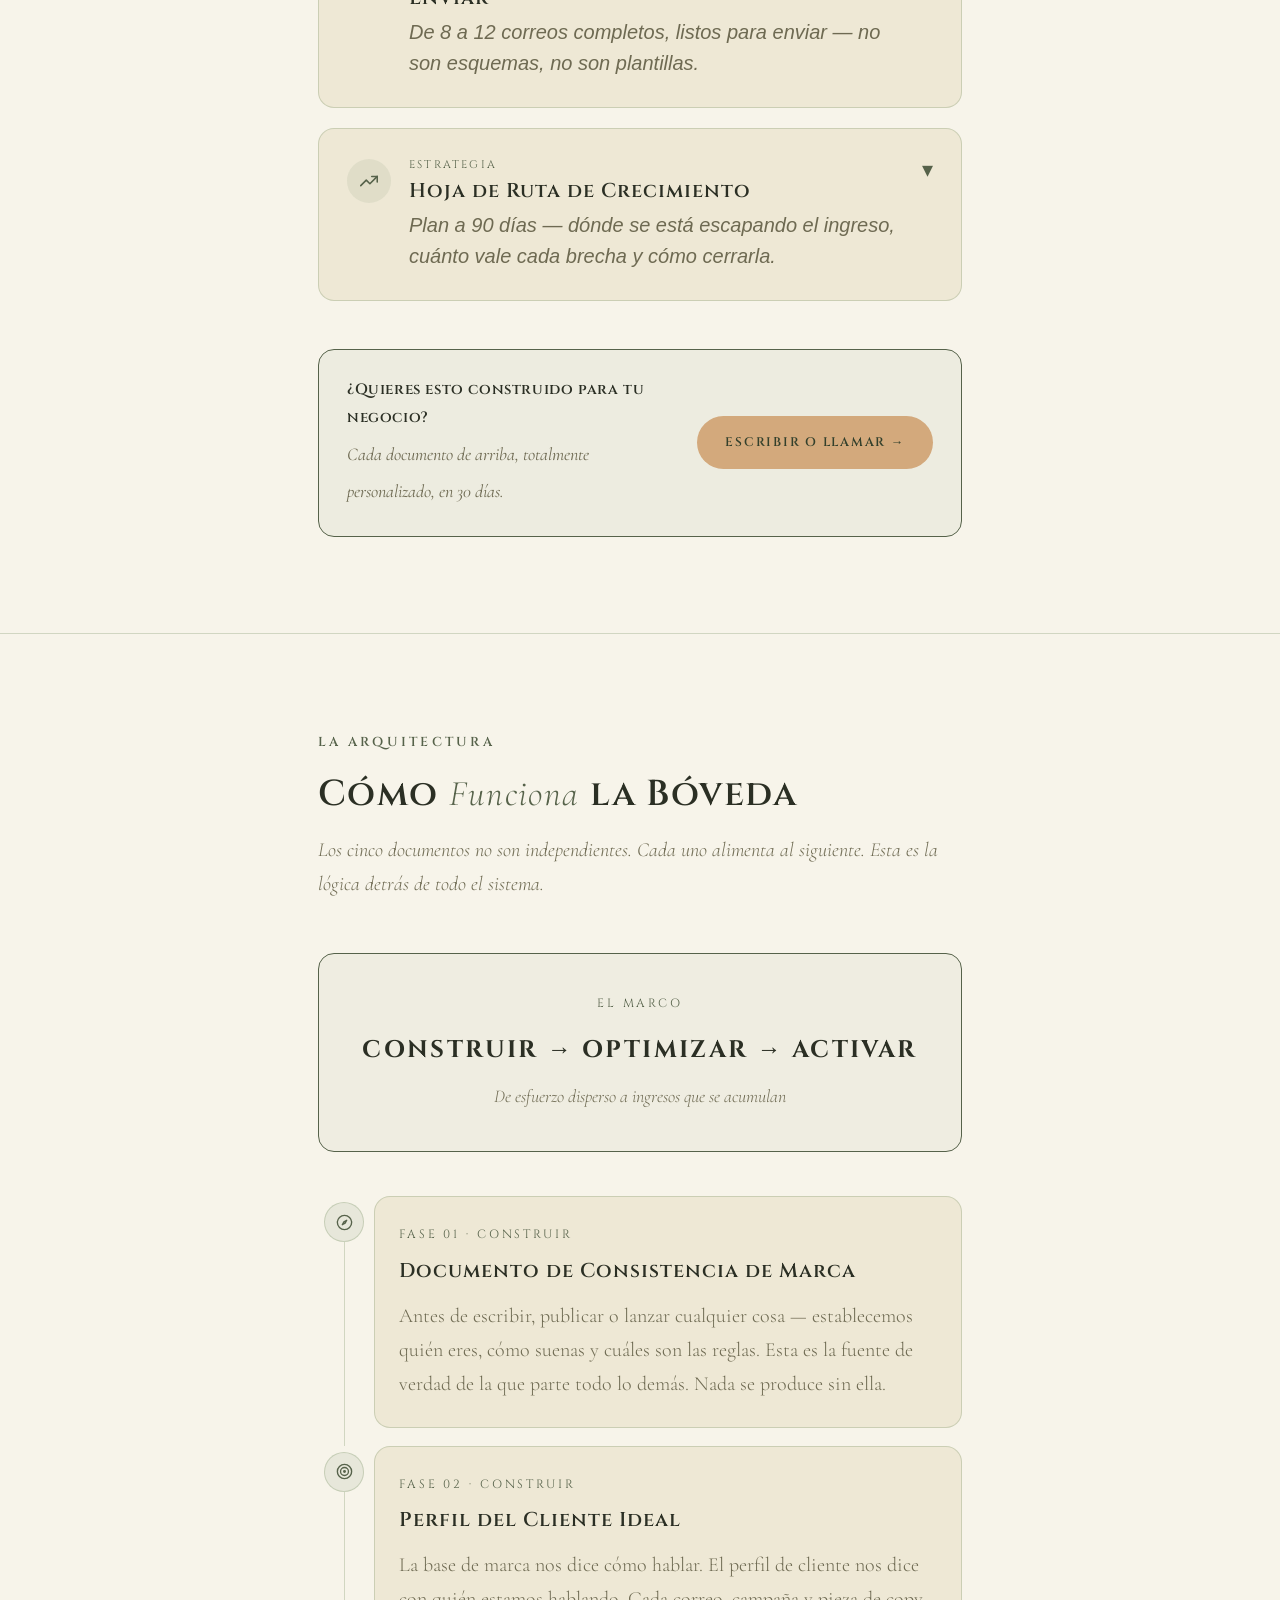
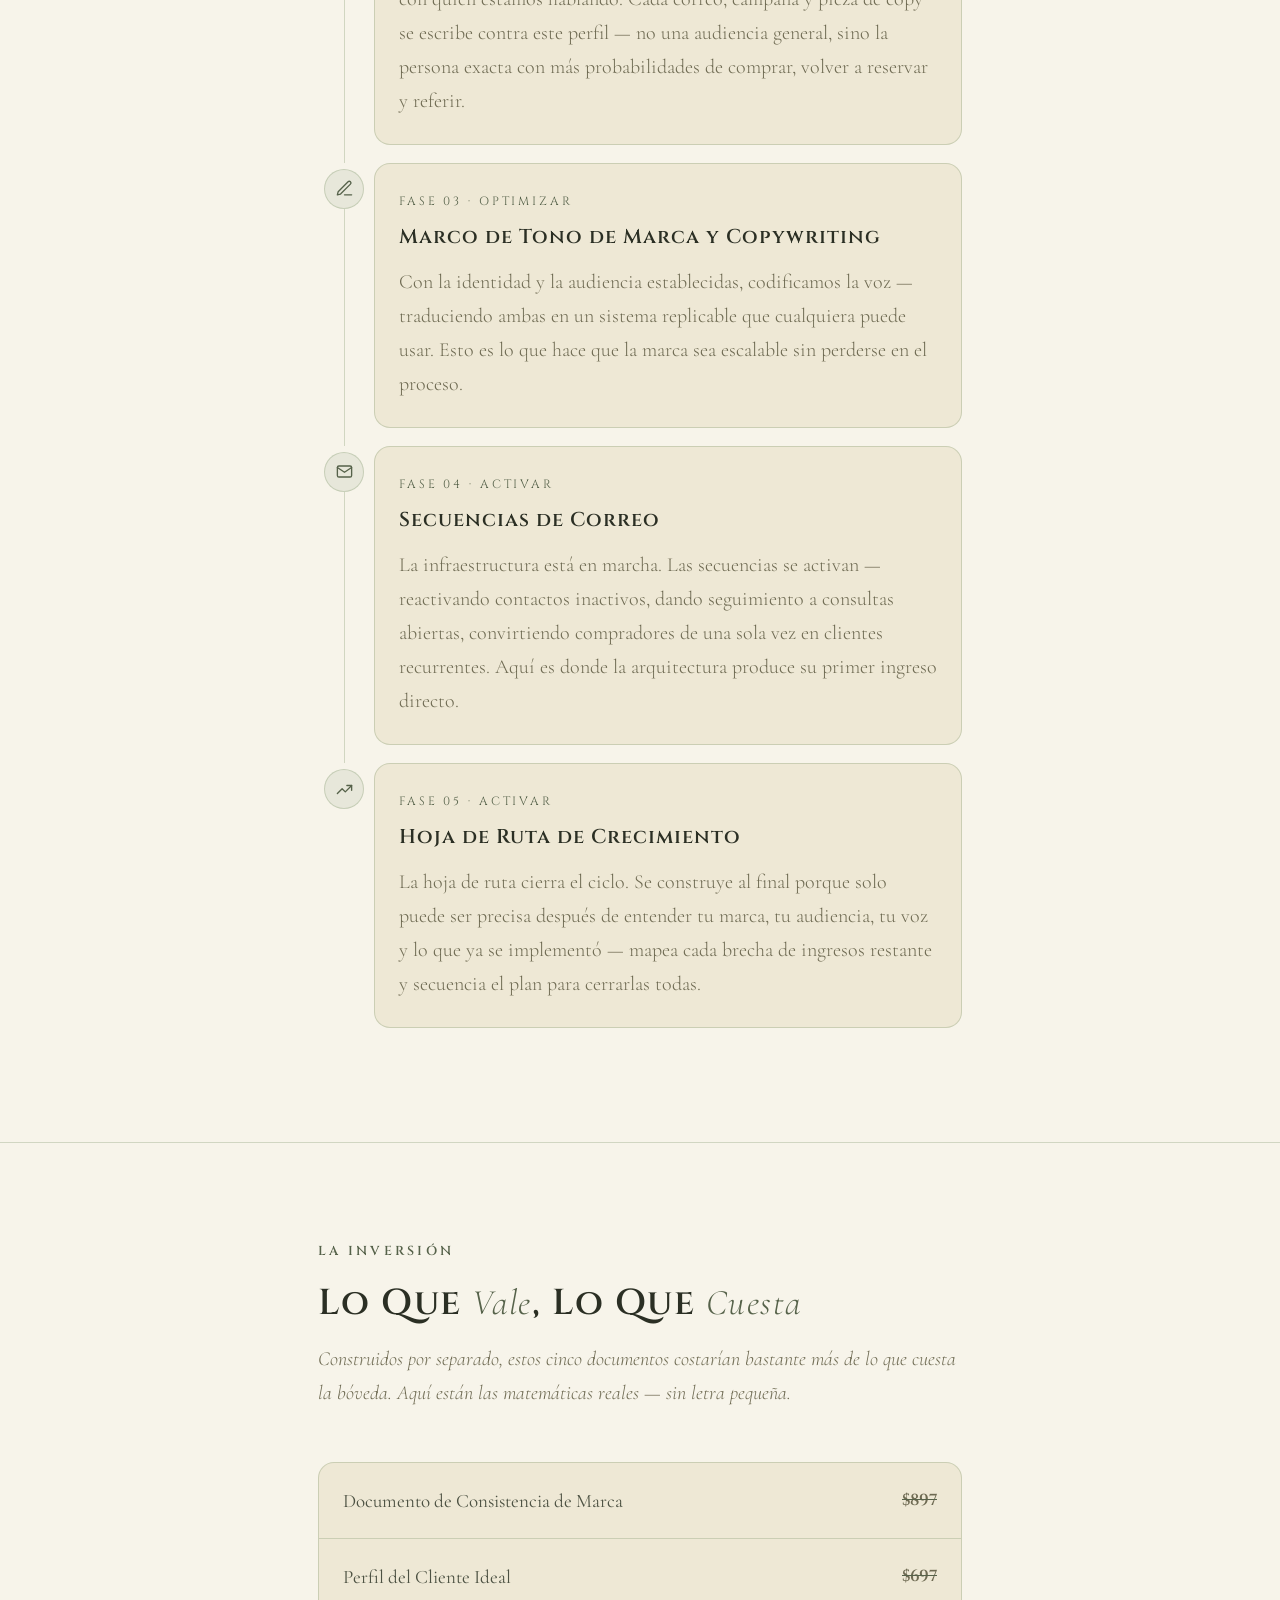
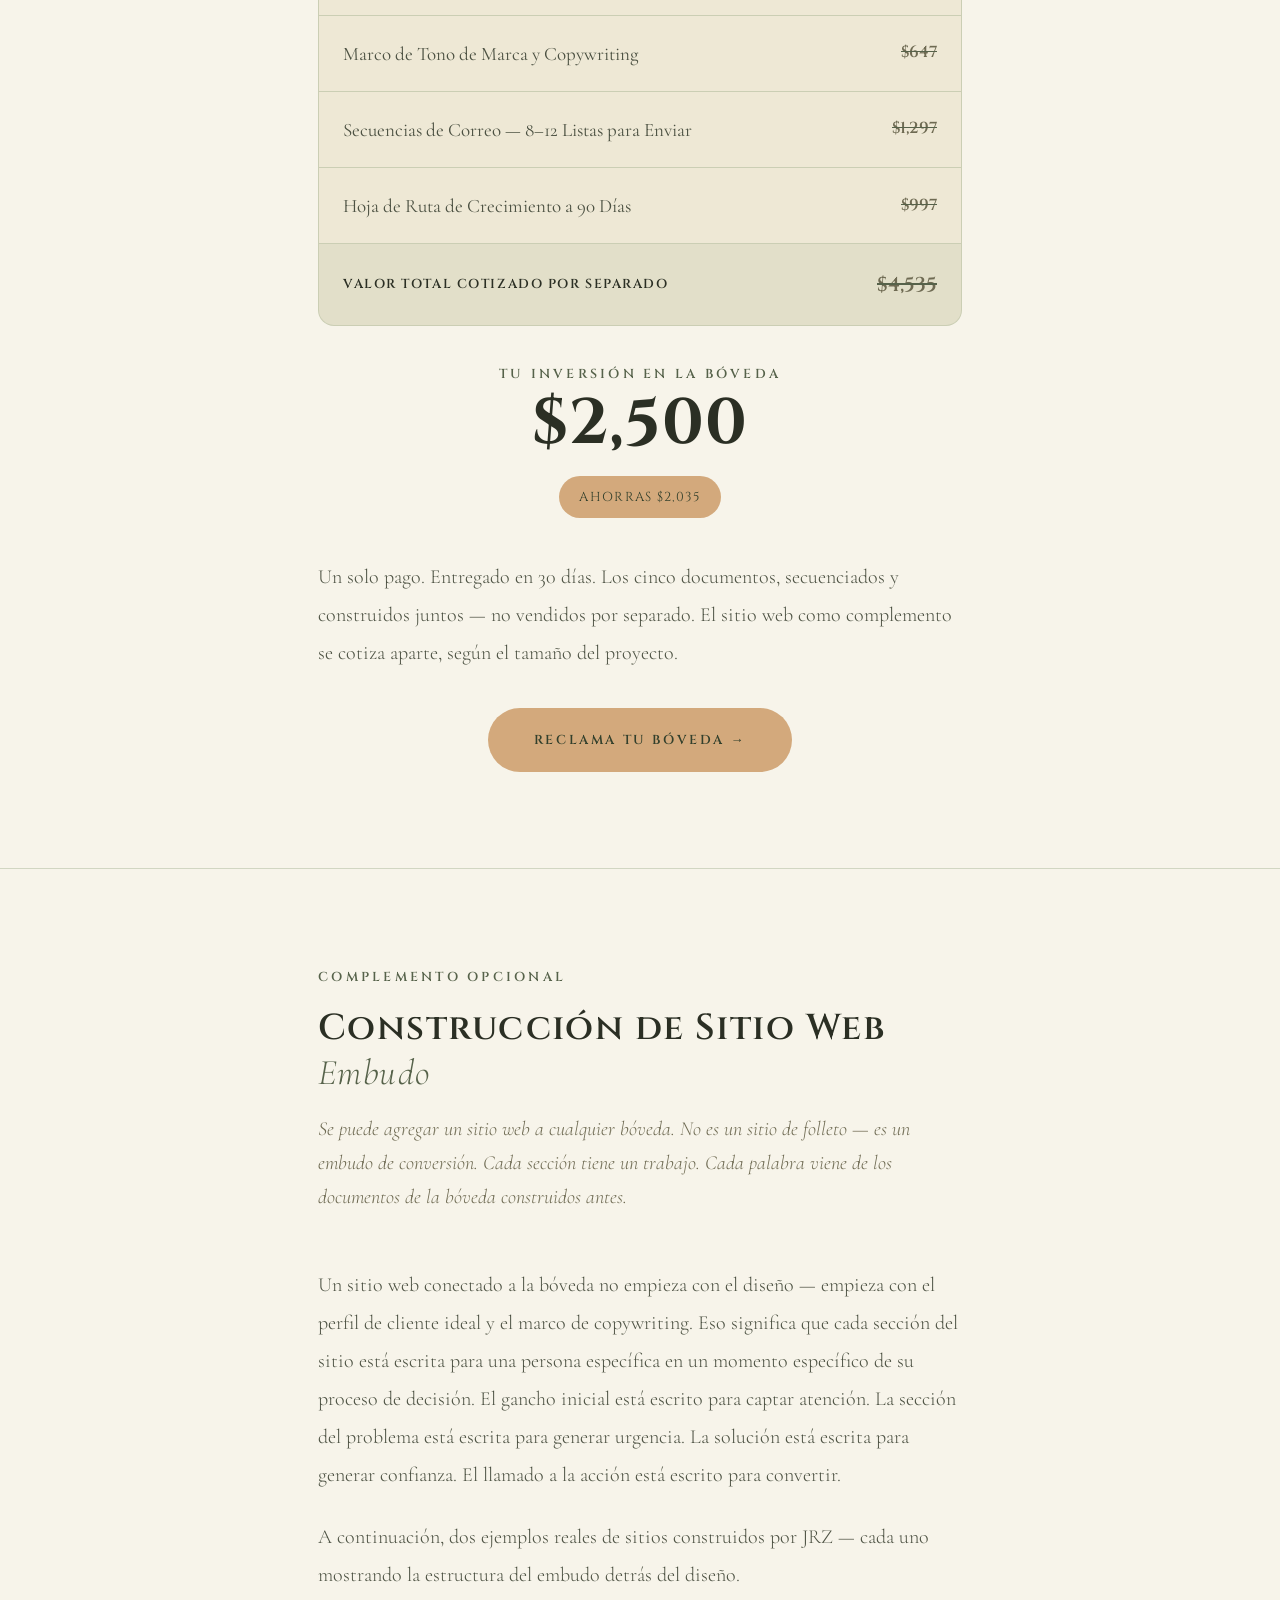
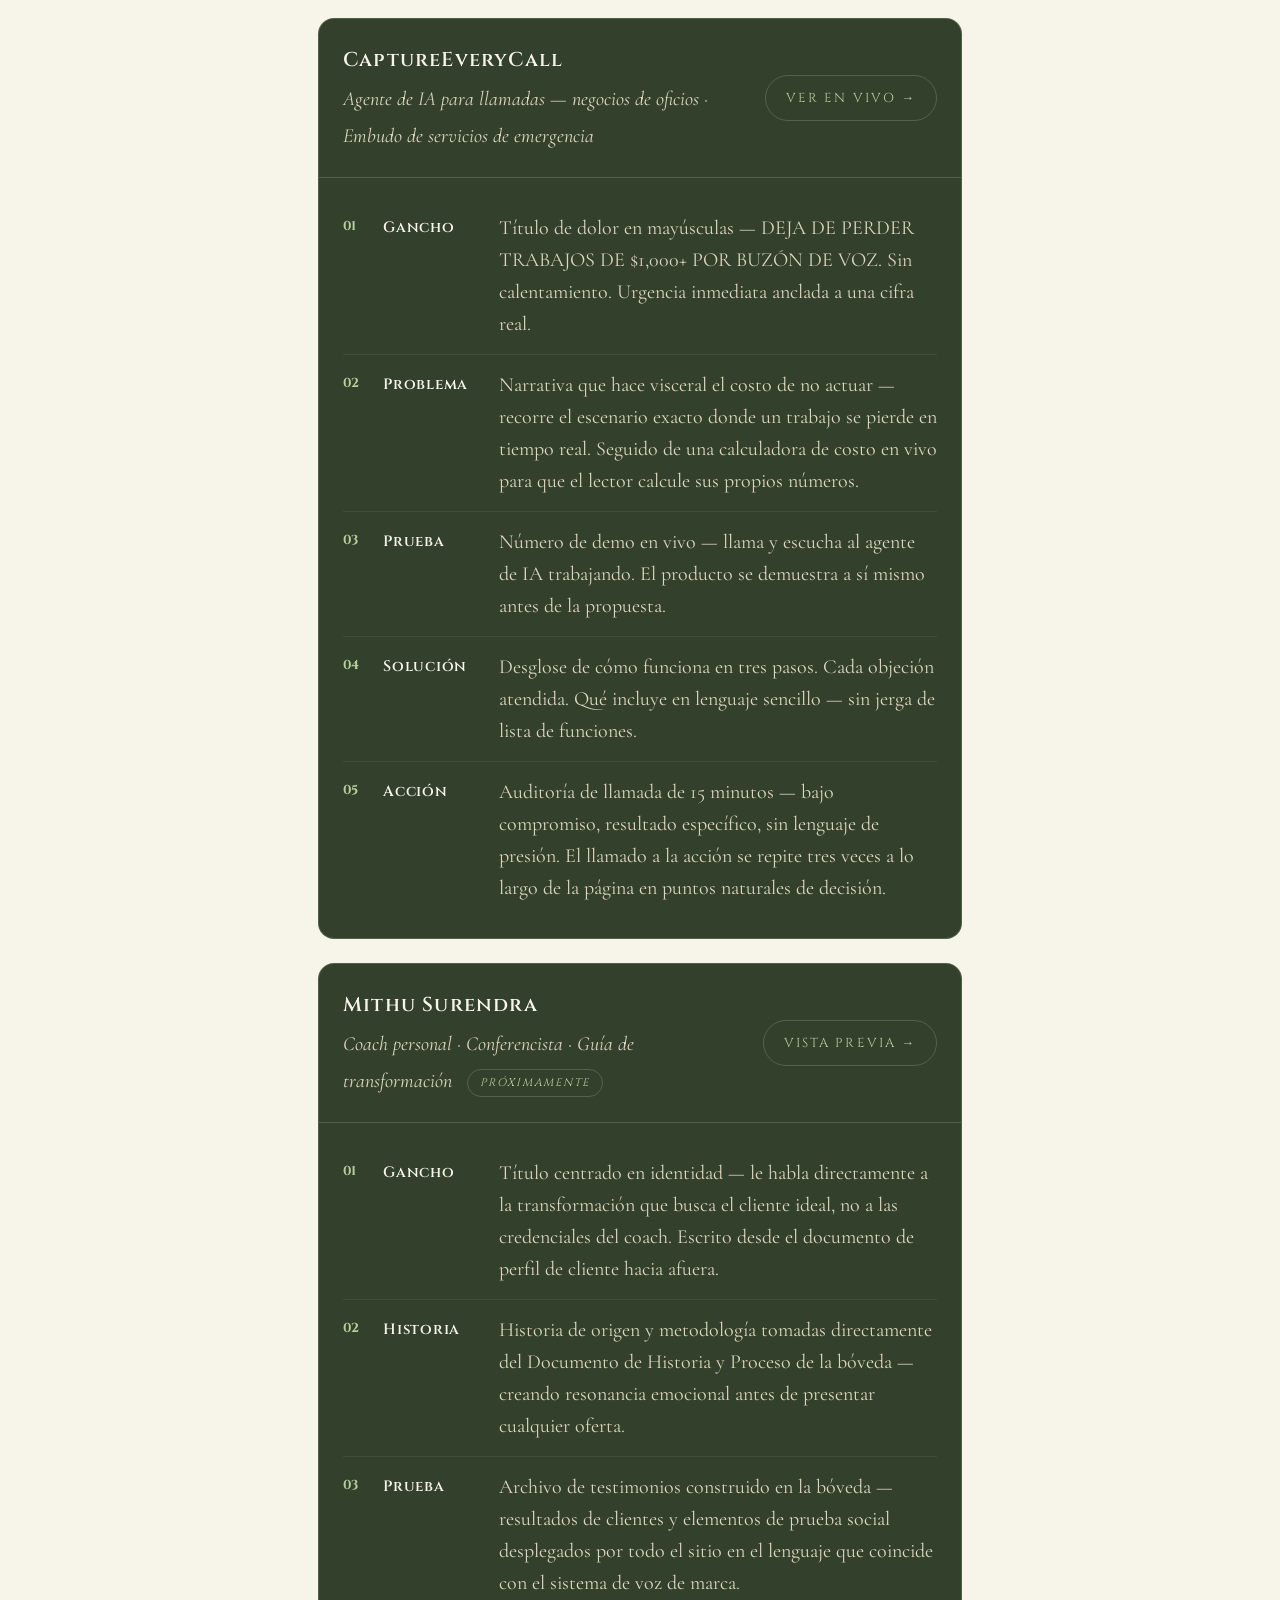
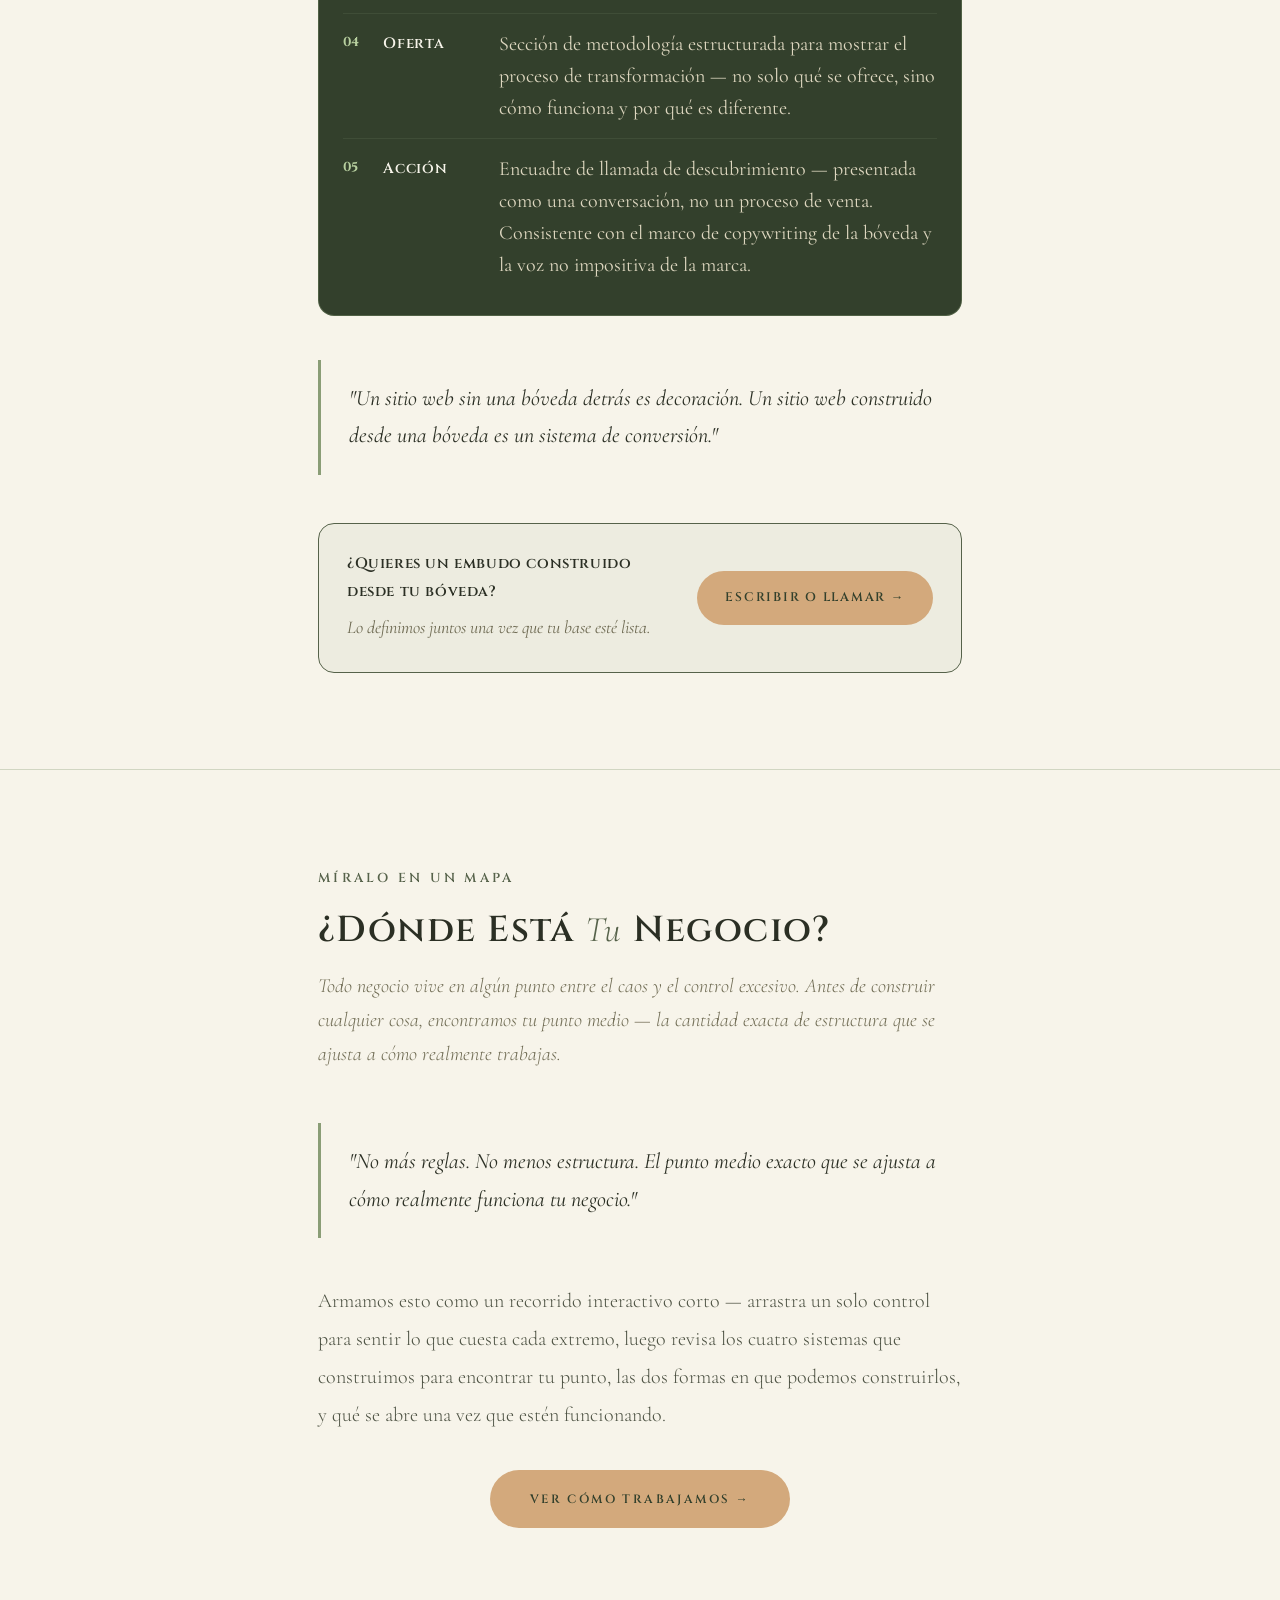
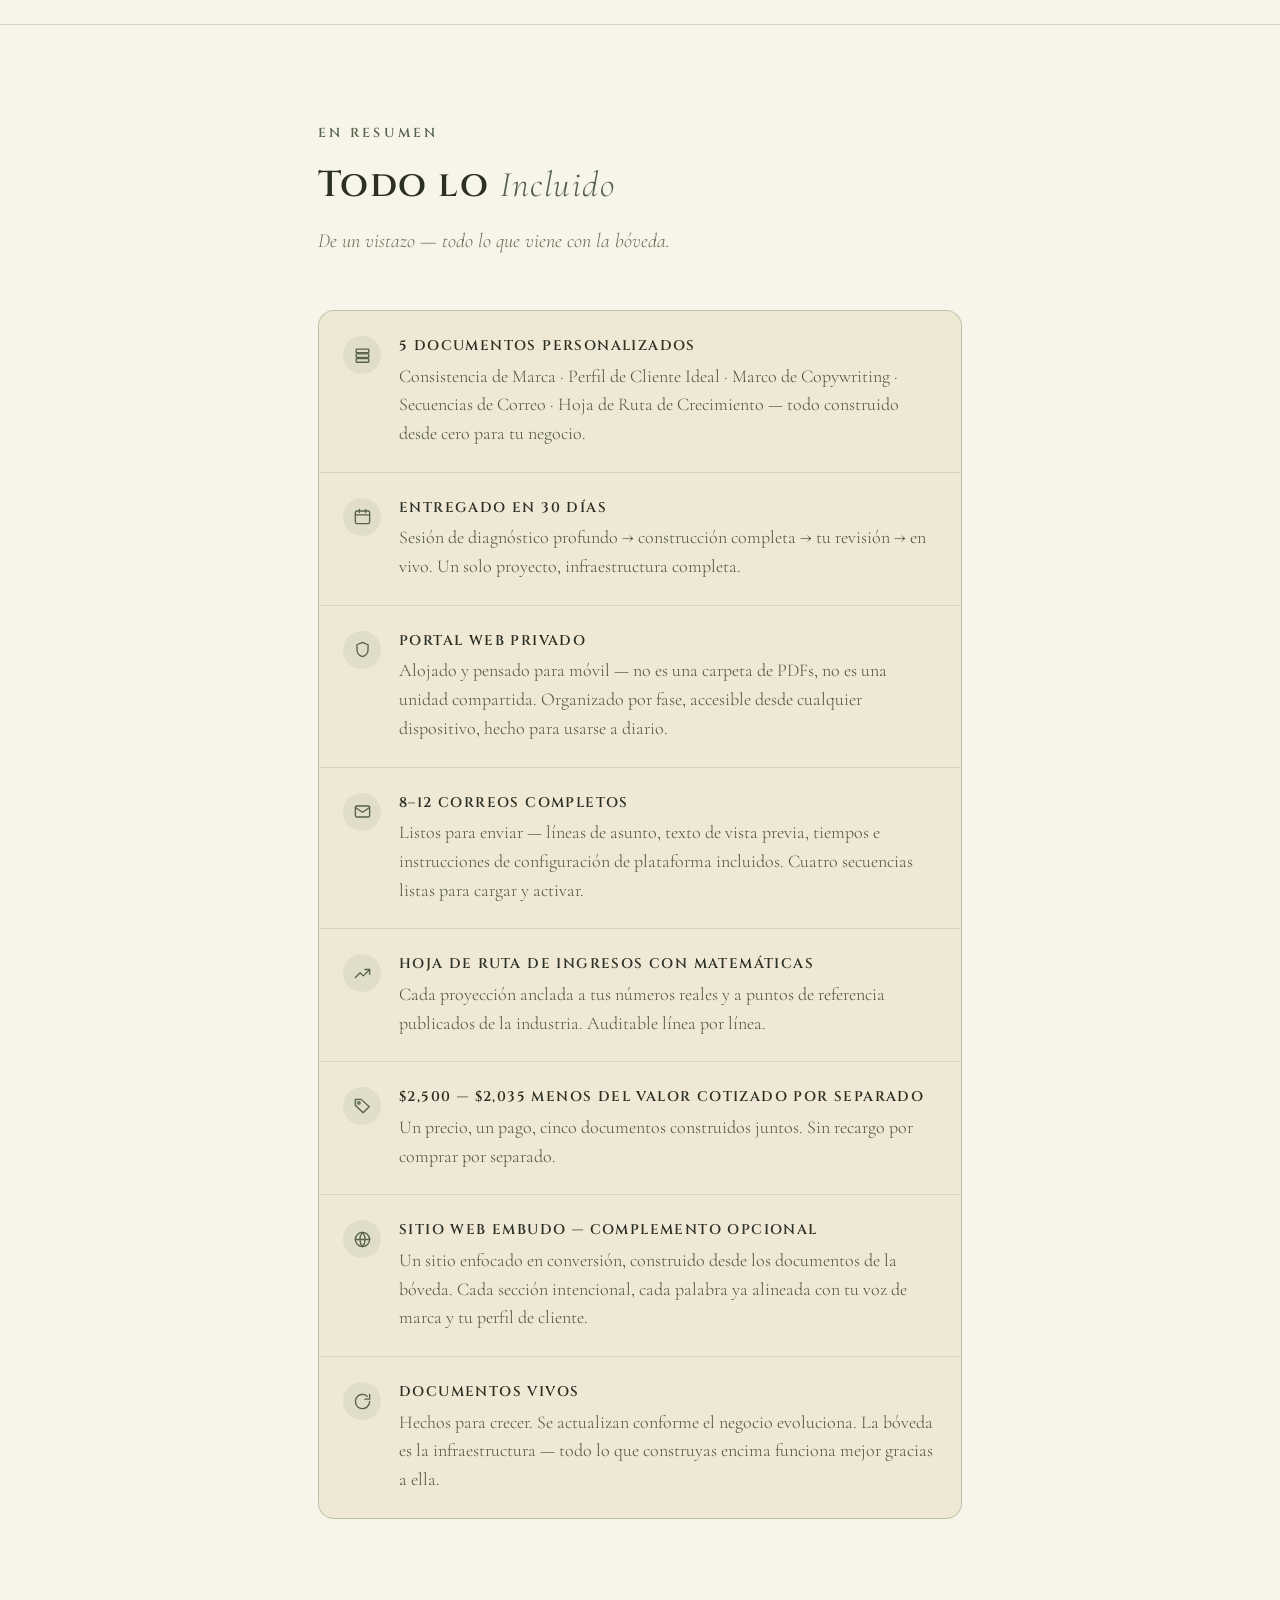
<file: espanol/vault.html>
<!DOCTYPE html>
<html lang="es">
<head>
<meta charset="UTF-8"/>
<meta name="viewport" content="width=device-width, initial-scale=1.0"/>
<title>La Bóveda de Marketing — JRZ Consulting Solutions</title>
<link rel="preconnect" href="https://fonts.googleapis.com"/>
<link rel="preconnect" href="https://fonts.gstatic.com" crossorigin/>
<link href="https://fonts.googleapis.com/css2?family=Cinzel:wght@400;600;700;900&family=Cormorant+Garamond:ital,wght@0,300;0,400;0,500;0,600;1,300;1,400;1,500&display=swap" rel="stylesheet"/>
<style>
  *, *::before, *::after { box-sizing: border-box; margin: 0; padding: 0; }
  :root {
    --paper: #f7f4ea;
    --paper-dim: #eee8d5;
    --forest: #33402c;
    --sage: #8a9d76;
    --sage-light: #b7cf9f;
    --sage-dim: #56624a;
    --sage-rule: rgba(138,157,118,0.35);
    --clay: #ba8659;
    --clay-light: #d3a97c;
    --clay-lighter: #deba91;
    --cream: #f7f4ea;
    --cream-dim: #ddd6bf;
    --ink: #2b2f24;
    --ink-soft: #4c5142;
    --muted: #6e6a52;
    --radius: 16px;
    --radius-sm: 9px;
    --body-size: 20px;
    --lead-size: 24px;
    --small-size: 20px;
  }
  html { scroll-behavior: smooth; }
  body {
    background: var(--paper);
    color: var(--ink);
    font-family: 'Cormorant Garamond', serif;
    font-size: var(--body-size);
    line-height: 1.85;
    -webkit-font-smoothing: antialiased;
    overflow-x: hidden;
  }
  svg.icon { width: 26px; height: 26px; stroke: currentColor; fill: none; stroke-width: 1.7; stroke-linecap: round; stroke-linejoin: round; display: block; }
  /* ── CONTAINER ── */
  .wrap {
    width: 100%;
    max-width: 700px;
    margin: 0 auto;
    padding: 0 28px;
  }
  /* ── SECTIONS ── */
  .section {
    padding: 96px 0;
    border-top: 1px solid var(--sage-rule);
  }
  .section:first-of-type { border-top: none; }
  /* ── EYEBROW ── */
  .eyebrow {
    font-family: 'Cinzel', serif;
    font-size: 13px;
    font-weight: 600;
    letter-spacing: 0.25em;
    text-transform: uppercase;
    color: var(--sage-dim);
    display: block;
    margin-bottom: 18px;
  }
  /* ── HEADINGS ── */
  h1, h2, h3 {
    font-family: 'Cinzel', serif;
    letter-spacing: 0.04em;
    line-height: 1.22;
    color: var(--ink);
  }
  h1 {
    font-size: clamp(40px, 10vw, 66px);
    font-weight: 700;
    margin-bottom: 10px;
  }
  h1 em {
    font-family: 'Cormorant Garamond', serif;
    font-style: italic;
    font-weight: 300;
    color: var(--sage-light);
    font-size: 1.08em;
  }
  h2 {
    font-size: clamp(26px, 6vw, 36px);
    font-weight: 600;
    margin-bottom: 16px;
  }
  h2 em {
    font-family: 'Cormorant Garamond', serif;
    font-style: italic;
    font-weight: 300;
    color: var(--sage-dim);
  }
  h3 {
    font-size: 20px;
    font-weight: 600;
    letter-spacing: 0.06em;
    margin-bottom: 10px;
  }
  /* ── BODY TEXT ── */
  p {
    font-size: var(--body-size);
    font-weight: 300;
    color: var(--ink-soft);
    line-height: 1.9;
    margin-bottom: 24px;
  }
  p:last-child { margin-bottom: 0; }
  .lead {
    font-size: var(--lead-size);
    font-weight: 400;
    color: var(--ink);
    line-height: 1.8;
    margin-bottom: 30px;
  }
  .lead strong {
    color: var(--sage-dim);
    font-weight: 600;
  }
  .section-intro {
    font-size: 20px;
    font-style: italic;
    font-weight: 300;
    color: var(--muted);
    margin-bottom: 52px;
    line-height: 1.7;
  }
  /* ── PULL QUOTE ── */
  .pull-quote {
    border-left: 3px solid var(--sage);
    padding: 20px 0 20px 28px;
    margin: 44px 0;
  }
  .pull-quote p {
    font-size: 22px;
    font-style: italic;
    font-weight: 400;
    color: var(--ink);
    line-height: 1.7;
    margin: 0;
  }
  /* ── SCROLL REVEAL ── */
  .reveal {
    opacity: 0;
    transform: translateY(20px);
    transition: opacity 0.8s ease, transform 0.8s ease;
  }
  .reveal.visible {
    opacity: 1;
    transform: translateY(0);
  }
  @media (prefers-reduced-motion: reduce) {
    .reveal { opacity: 1; transform: none; transition: none; }
  }
  /* ── PROGRESS TRACKER ── */
  .tracker {
    position: sticky;
    top: 0;
    z-index: 40;
    background: rgba(247,244,234,0.92);
    backdrop-filter: blur(6px);
    border-bottom: 1px solid var(--sage-rule);
    opacity: 0;
    visibility: hidden;
    transform: translateY(-100%);
    transition: opacity 0.4s ease, transform 0.4s ease;
    pointer-events: none;
  }
  .tracker.visible { opacity: 1; visibility: visible; transform: translateY(0); pointer-events: auto; }
  .tracker-inner {
    max-width: 700px;
    margin: 0 auto;
    display: flex;
    align-items: center;
    justify-content: space-between;
    padding: 14px 28px;
    gap: 6px;
    overflow-x: auto;
  }
  .tracker-step {
    display: flex;
    align-items: center;
    gap: 8px;
    text-decoration: none;
    flex-shrink: 0;
    padding: 4px 2px;
  }
  .tracker-dot {
    width: 8px; height: 8px; border-radius: 50%;
    background: var(--sage-rule);
    transition: background 0.3s ease, transform 0.3s ease;
    flex-shrink: 0;
  }
  .tracker-step.active .tracker-dot { background: var(--sage); transform: scale(1.3); }
  .tracker-label {
    font-family: 'Cinzel', serif;
    font-size: 10.5px;
    letter-spacing: 0.1em;
    text-transform: uppercase;
    color: var(--muted);
    white-space: nowrap;
    transition: color 0.3s ease;
  }
  .tracker-step.active .tracker-label { color: var(--ink); font-weight: 600; }
  .tracker-line {
    flex: 1;
    height: 1px;
    background: var(--sage-rule);
    margin: 0 2px;
    min-width: 10px;
  }
  @media (max-width: 620px) {
    .tracker-label { display: none; }
    .tracker-inner { justify-content: center; gap: 10px; padding: 14px 20px; }
  }
  /* ── HERO ── */
  .hero {
    padding: 110px 0 96px;
    text-align: center;
    border-top: none;
    background: var(--forest);
    color: var(--cream);
  }
  .hero h1 { color: var(--cream); }
  .hero-rule {
    width: 1px;
    height: 64px;
    background: linear-gradient(to bottom, transparent, var(--sage-light));
    margin: 0 auto 40px;
  }
  .brand-mark {
    font-family: 'Cinzel', serif;
    font-size: 13px;
    letter-spacing: 0.3em;
    text-transform: uppercase;
    color: var(--sage-light);
    margin-bottom: 40px;
  }
  .hero-sub {
    font-size: 22px;
    font-weight: 300;
    font-style: italic;
    color: var(--cream-dim);
    max-width: 500px;
    margin: 32px auto 0;
    line-height: 1.7;
  }
  .divider-label {
    display: flex;
    align-items: center;
    gap: 18px;
    margin: 56px auto 0;
    max-width: 340px;
  }
  .divider-label::before,
  .divider-label::after {
    content: '';
    flex: 1;
    height: 1px;
    background: rgba(183,207,159,0.3);
  }
  .divider-label span {
    font-family: 'Cinzel', serif;
    font-size: 12px;
    letter-spacing: 0.24em;
    color: var(--sage-light);
    text-transform: uppercase;
    white-space: nowrap;
  }
  /* ── STEP ONE BADGE ── */
  .step-badge {
    display: inline-flex;
    align-items: center;
    gap: 14px;
    border: 1px solid var(--sage-rule);
    border-radius: var(--radius-sm);
    padding: 14px 22px;
    margin-bottom: 36px;
    background: var(--paper-dim);
  }
  .step-badge-num {
    font-family: 'Cinzel', serif;
    font-size: 28px;
    font-weight: 700;
    color: var(--sage-dim);
    line-height: 1;
  }
  .step-badge-text {
    text-align: left;
  }
  .step-badge-text strong {
    font-family: 'Cinzel', serif;
    font-size: 11px;
    font-weight: 600;
    letter-spacing: 0.18em;
    text-transform: uppercase;
    color: var(--ink);
    display: block;
  }
  .step-badge-text span {
    font-size: 14px;
    font-style: italic;
    color: var(--muted);
  }
  /* ── CHAOS → CLARITY VISUAL ── */
  .relief-visual {
    margin: 44px 0 8px;
    border: 1px solid var(--sage-rule);
    border-radius: var(--radius);
    background: var(--paper-dim);
    padding: 32px 24px 24px;
  }
  .relief-visual svg { width: 100%; height: auto; display: block; }
  .relief-caption {
    display: flex;
    justify-content: space-between;
    margin-top: 6px;
    padding: 0 4px;
  }
  .relief-caption span {
    font-family: 'Cinzel', serif;
    font-size: 11px;
    letter-spacing: 0.16em;
    text-transform: uppercase;
  }
  .relief-caption .from { color: #a15f42; }
  .relief-caption .to { color: var(--sage-dim); }
  /* ── EXPAND HINT ── */
  .expand-hint {
    display: flex;
    align-items: center;
    gap: 12px;
    background: rgba(138,157,118,0.12);
    border: 1px solid var(--sage-rule);
    border-radius: 999px;
    padding: 13px 22px;
    margin-bottom: 40px;
  }
  .expand-hint-icon {
    flex-shrink: 0;
    width: 30px; height: 30px;
    border-radius: 50%;
    background: var(--sage-dim);
    color: var(--cream);
    display: flex; align-items: center; justify-content: center;
    animation: hintBounce 2.2s ease-in-out infinite;
  }
  .expand-hint-icon svg { width: 15px; height: 15px; }
  .expand-hint span {
    font-size: 17px;
    font-style: italic;
    color: var(--ink-soft);
    line-height: 1.5;
  }
  .expand-hint strong {
    color: var(--ink);
    font-weight: 600;
    font-style: normal;
  }
  @keyframes hintBounce {
    0%, 100% { transform: translateY(0); }
    50% { transform: translateY(3px); }
  }
  @media (prefers-reduced-motion: reduce) {
    .expand-hint-icon { animation: none; }
  }
  @media (max-width: 560px) {
    .expand-hint { border-radius: var(--radius); align-items: flex-start; }
  }
  /* ── ACCORDION ── */
  .accordion {
    border: 1px solid var(--sage-rule);
    border-radius: var(--radius);
    margin-bottom: 20px;
    background: var(--paper-dim);
    overflow: hidden;
  }
  .accordion-header {
    width: 100%;
    background: none;
    border: none;
    padding: 28px 28px;
    display: flex;
    align-items: flex-start;
    gap: 18px;
    cursor: pointer;
    text-align: left;
    transition: background 0.2s;
  }
  .accordion-header:hover {
    background: rgba(138,157,118,0.08);
  }
  .accordion-icon {
    flex-shrink: 0;
    width: 44px; height: 44px;
    border-radius: 50%;
    background: rgba(138,157,118,0.14);
    display: flex; align-items: center; justify-content: center;
    color: var(--sage-dim);
    margin-top: 2px;
  }
  .accordion-icon svg { width: 22px; height: 22px; }
  .accordion-num {
    font-family: 'Cinzel', serif;
    font-size: 13px;
    font-weight: 600;
    letter-spacing: 0.18em;
    color: var(--sage-dim);
    flex-shrink: 0;
    margin-top: 4px;
    width: 26px;
  }
  .accordion-title-block {
    flex: 1;
  }
  .accordion-tag {
    font-family: 'Cinzel', serif;
    font-size: 11px;
    letter-spacing: 0.2em;
    text-transform: uppercase;
    color: var(--sage-dim);
    display: block;
    margin-bottom: 6px;
  }
  .accordion-title {
    font-family: 'Cinzel', serif;
    font-size: 20px;
    font-weight: 600;
    letter-spacing: 0.05em;
    color: var(--ink);
    line-height: 1.3;
  }
  .accordion-summary {
    font-size: 20px;
    font-style: italic;
    color: var(--muted);
    margin-top: 6px;
    line-height: 1.55;
    font-weight: 300;
  }
  .accordion-arrow {
    font-size: 22px;
    color: var(--sage-dim);
    flex-shrink: 0;
    transition: transform 0.3s;
    margin-top: 2px;
    line-height: 1;
  }
  .accordion.open .accordion-arrow {
    transform: rotate(180deg);
  }
  .accordion.open {
    border-color: var(--sage-dim);
  }
  .accordion-body {
    display: none;
    padding: 0 28px 32px 88px;
    border-top: 1px solid var(--sage-rule);
  }
  /* ── MOBILE ACCORDION OVERRIDES ── */
  @media (max-width: 600px) {
    .accordion-header {
      padding: 26px 20px 22px 20px;
      flex-wrap: wrap;
      gap: 14px;
    }
    .accordion-num { display: none; }
    .accordion-title-block {
      width: 100%;
      flex: none;
      padding-right: 0;
    }
    .accordion-tag {
      font-size: 11px;
      margin-bottom: 8px;
    }
    .accordion-title {
      font-size: 22px;
      line-height: 1.35;
    }
    .accordion-summary {
      display: none;
    }
    .accordion-arrow {
      width: 100%;
      text-align: right;
      font-size: 24px;
      margin-top: 4px;
      display: block;
    }
    .accordion-body {
      padding: 0 20px 28px 20px;
    }
    .accordion-body p {
      font-size: 20px;
    }
    /* Bar chart mobile fix */
    .bar-chart {
      gap: 4px;
      height: 100px;
    }
    .bar-val {
      font-size: 10px;
      letter-spacing: 0;
    }
    .bar-name {
      font-size: 10px;
      line-height: 1.2;
    }
    .graph-preview {
      padding: 20px 14px;
      overflow-x: hidden;
    }
    /* Site example header mobile fix */
    .site-example-header {
      flex-direction: column;
      align-items: flex-start;
      gap: 14px;
      padding: 20px 20px;
    }
    .site-link-btn {
      width: 100%;
      text-align: center;
      padding: 14px 18px;
    }
  }
  .accordion.open .accordion-body {
    display: block;
  }
  .accordion-body p {
    font-size: 20px;
    margin-top: 20px;
    margin-bottom: 16px;
  }
  .depth-note {
    font-size: 20px;
    font-style: italic;
    color: var(--sage-dim);
    border-top: 1px solid var(--sage-rule);
    padding-top: 14px;
    margin-top: 8px;
    line-height: 1.6;
  }
  /* ── FUNNEL SPINE ── */
  .funnel-item {
    display: flex;
    gap: 0;
    position: relative;
  }
  .funnel-spine {
    display: flex;
    flex-direction: column;
    align-items: center;
    flex-shrink: 0;
    width: 52px;
  }
  .funnel-dot {
    width: 40px;
    height: 40px;
    border-radius: 50%;
    background: rgba(138,157,118,0.14);
    border: 1px solid var(--sage-rule);
    color: var(--sage-dim);
    display: flex; align-items: center; justify-content: center;
    flex-shrink: 0;
    margin-top: 6px;
    z-index: 1;
  }
  .funnel-dot svg { width: 19px; height: 19px; }
  .funnel-line {
    width: 1px;
    flex: 1;
    background: var(--sage-rule);
    min-height: 24px;
  }
  .funnel-item:last-child .funnel-line { display: none; }
  .funnel-content {
    flex: 1;
    background: var(--paper-dim);
    border: 1px solid var(--sage-rule);
    border-radius: var(--radius);
    padding: 26px 24px;
    margin-bottom: 18px;
    margin-left: 4px;
  }
  .funnel-phase-label {
    font-family: 'Cinzel', serif;
    font-size: 12px;
    letter-spacing: 0.24em;
    text-transform: uppercase;
    color: var(--sage-dim);
    margin-bottom: 6px;
    display: block;
  }
  .funnel-phase-title {
    font-family: 'Cinzel', serif;
    font-size: 20px;
    font-weight: 600;
    color: var(--ink);
    margin-bottom: 10px;
    letter-spacing: 0.05em;
  }
  .funnel-content p {
    font-size: 20px;
    color: var(--muted);
    margin: 0;
    line-height: 1.7;
  }
  /* ── FRAMEWORK BOX ── */
  .framework-box {
    border: 1px solid var(--sage-dim);
    border-radius: var(--radius);
    padding: 38px 28px;
    text-align: center;
    margin: 0 0 44px;
    background: rgba(138,157,118,0.08);
  }
  .framework-label {
    font-family: 'Cinzel', serif;
    font-size: 12px;
    letter-spacing: 0.24em;
    text-transform: uppercase;
    color: var(--sage-dim);
    display: block;
    margin-bottom: 14px;
  }
  .framework-name {
    font-family: 'Cinzel', serif;
    font-size: 24px;
    font-weight: 700;
    letter-spacing: 0.1em;
    color: var(--ink);
    margin-bottom: 8px;
  }
  .framework-sub {
    font-size: 18px;
    font-style: italic;
    font-weight: 300;
    color: var(--muted);
  }
  /* ── GRAPH PREVIEW ── */
  .graph-preview {
    background: var(--forest);
    border: 1px solid var(--sage-rule);
    border-radius: var(--radius);
    padding: 28px 24px;
    margin: 32px 0;
  }
  .graph-label {
    font-family: 'Cinzel', serif;
    font-size: 13px;
    letter-spacing: 0.2em;
    text-transform: uppercase;
    color: var(--sage-light);
    margin-bottom: 20px;
    display: block;
  }
  /* Bar chart */
  .bar-chart {
    display: flex;
    align-items: flex-end;
    gap: 10px;
    height: 120px;
    margin-bottom: 12px;
  }
  .bar-wrap {
    flex: 1;
    display: flex;
    flex-direction: column;
    align-items: center;
    gap: 6px;
    height: 100%;
    justify-content: flex-end;
  }
  .bar {
    width: 100%;
    background: var(--sage-dim);
    border-radius: 4px 4px 0 0;
    transition: background 0.2s;
    position: relative;
  }
  .bar.highlight { background: var(--sage); }
  .bar-val {
    font-family: 'Cinzel', serif;
    font-size: 13px;
    color: var(--sage-light);
    font-weight: 600;
  }
  .bar-name {
    font-size: 13px;
    color: var(--cream-dim);
    text-align: center;
    line-height: 1.3;
  }
  .graph-note {
    font-size: 20px;
    font-style: italic;
    color: var(--cream-dim);
    margin-top: 8px;
    text-align: center;
  }
  /* Roadmap phases */
  .phase-row {
    display: flex;
    gap: 6px;
    margin-bottom: 8px;
  }
  .phase-block {
    flex: 1;
    padding: 10px 8px;
    border-radius: var(--radius-sm);
    text-align: center;
    background: rgba(138,157,118,0.1);
    border: 1px solid var(--sage-rule);
  }
  .phase-block.active {
    background: var(--sage-dim);
    border-color: var(--sage);
  }
  .phase-block-label {
    font-family: 'Cinzel', serif;
    font-size: 12px;
    letter-spacing: 0.14em;
    text-transform: uppercase;
    color: var(--cream-dim);
    display: block;
    margin-bottom: 3px;
  }
  .phase-block-val {
    font-family: 'Cinzel', serif;
    font-size: 17px;
    font-weight: 700;
    color: var(--sage-light);
  }
  /* ── WEBSITE FUNNEL SECTION ── */
  .site-example {
    border: 1px solid var(--sage-rule);
    border-radius: var(--radius);
    background: var(--forest);
    margin-bottom: 24px;
    overflow: hidden;
  }
  .site-example-header {
    padding: 22px 24px;
    display: flex;
    align-items: center;
    justify-content: space-between;
    gap: 16px;
  }
  .site-example-name {
    font-family: 'Cinzel', serif;
    font-size: 20px;
    font-weight: 600;
    color: var(--cream);
    letter-spacing: 0.06em;
  }
  .site-example-type {
    font-size: 20px;
    font-style: italic;
    color: var(--cream-dim);
    margin-top: 3px;
  }
  .site-link-btn {
    font-family: 'Cinzel', serif;
    font-size: 13px;
    letter-spacing: 0.16em;
    text-transform: uppercase;
    color: var(--sage-light);
    border: 1px solid var(--sage-dim);
    border-radius: 999px;
    padding: 10px 20px;
    text-decoration: none;
    white-space: nowrap;
    flex-shrink: 0;
    transition: background 0.2s, color 0.2s;
  }
  .site-link-btn:hover {
    background: var(--sage-dim);
    color: var(--cream);
  }
  .site-funnel-steps {
    border-top: 1px solid var(--sage-rule);
    padding: 20px 24px;
  }
  .funnel-step-row {
    display: flex;
    align-items: flex-start;
    gap: 16px;
    padding: 14px 0;
    border-bottom: 1px solid rgba(138,157,118,0.14);
  }
  .funnel-step-row:last-child { border-bottom: none; }
  .funnel-step-num {
    font-family: 'Cinzel', serif;
    font-size: 13px;
    font-weight: 700;
    color: var(--sage-light);
    flex-shrink: 0;
    width: 24px;
    margin-top: 2px;
  }
  .funnel-step-name {
    font-family: 'Cinzel', serif;
    font-size: 15px;
    font-weight: 600;
    color: var(--cream);
    letter-spacing: 0.05em;
    flex-shrink: 0;
    width: 100px;
    margin-top: 2px;
  }
  .funnel-step-desc {
    font-size: 20px;
    color: var(--cream-dim);
    line-height: 1.6;
  }
  @media (max-width: 480px) {
    .funnel-step-row { flex-direction: column; gap: 4px; }
    .funnel-step-name { width: auto; }
  }
  .coming-soon-badge {
    display: inline-block;
    font-family: 'Cinzel', serif;
    font-size: 11px;
    letter-spacing: 0.16em;
    text-transform: uppercase;
    color: var(--sage-light);
    border: 1px solid var(--sage-dim);
    border-radius: 999px;
    padding: 3px 12px;
    margin-left: 10px;
    vertical-align: middle;
  }
  /* ── SUMMARY GRID ── */
  .summary-grid {
    display: flex;
    flex-direction: column;
    gap: 1px;
    background: var(--sage-rule);
    border: 1px solid var(--sage-rule);
    border-radius: var(--radius);
    overflow: hidden;
    margin-top: 40px;
  }
  .summary-row {
    display: flex;
    align-items: flex-start;
    gap: 18px;
    padding: 24px 24px;
    background: var(--paper-dim);
  }
  .summary-icon {
    flex-shrink: 0;
    width: 38px; height: 38px;
    border-radius: 50%;
    background: rgba(138,157,118,0.14);
    color: var(--sage-dim);
    display: flex; align-items: center; justify-content: center;
    margin-top: 1px;
  }
  .summary-icon svg { width: 19px; height: 19px; }
  .summary-text {
    font-size: 18px;
    font-weight: 300;
    color: var(--ink-soft);
    line-height: 1.6;
  }
  .summary-text strong {
    font-family: 'Cinzel', serif;
    font-size: 14px;
    font-weight: 600;
    letter-spacing: 0.1em;
    text-transform: uppercase;
    color: var(--ink);
    display: block;
    margin-bottom: 4px;
  }
  /* ── INVESTMENT / PRICE ANCHOR ── */
  .value-stack {
    border: 1px solid var(--sage-rule);
    border-radius: var(--radius);
    background: var(--paper-dim);
    overflow: hidden;
    margin-top: 8px;
  }
  .value-row {
    display: flex;
    justify-content: space-between;
    align-items: center;
    gap: 16px;
    padding: 20px 24px;
    border-bottom: 1px solid var(--sage-rule);
  }
  .value-row:last-child { border-bottom: none; }
  .value-row-name {
    font-size: 19px;
    color: var(--ink-soft);
  }
  .value-row-price {
    font-family: 'Cinzel', serif;
    font-size: 16px;
    font-weight: 600;
    color: var(--muted);
    text-decoration: line-through;
    text-decoration-color: var(--sage-dim);
    white-space: nowrap;
  }
  .value-row.total {
    background: rgba(138,157,118,0.12);
    padding: 22px 24px;
  }
  .value-row.total .value-row-name {
    font-family: 'Cinzel', serif;
    font-size: 13px;
    font-weight: 600;
    letter-spacing: 0.12em;
    text-transform: uppercase;
    color: var(--ink);
  }
  .value-row.total .value-row-price {
    font-size: 20px;
  }
  .price-reveal {
    text-align: center;
    margin-top: 36px;
  }
  .price-reveal-num {
    font-family: 'Cinzel', serif;
    font-size: clamp(48px, 10vw, 64px);
    font-weight: 700;
    color: var(--ink);
    letter-spacing: 0.02em;
    line-height: 1;
    margin: 6px 0 14px;
  }
  .price-reveal-save {
    display: inline-block;
    font-family: 'Cinzel', serif;
    font-size: 13px;
    letter-spacing: 0.1em;
    text-transform: uppercase;
    color: var(--forest);
    background: var(--clay-light);
    border-radius: 999px;
    padding: 9px 20px;
    margin-top: 6px;
  }
  /* ── MID-PAGE CTA ── */
  .mid-cta {
    display: flex;
    align-items: center;
    justify-content: space-between;
    gap: 20px;
    flex-wrap: wrap;
    margin-top: 48px;
    padding: 26px 28px;
    border: 1px solid var(--sage-dim);
    border-radius: var(--radius);
    background: rgba(138,157,118,0.09);
  }
  .mid-cta-text { flex: 1; min-width: 200px; }
  .mid-cta-text strong {
    font-family: 'Cinzel', serif;
    font-size: 15px;
    font-weight: 600;
    letter-spacing: 0.04em;
    color: var(--ink);
    display: block;
    margin-bottom: 4px;
  }
  .mid-cta-text span {
    font-size: 18px;
    font-style: italic;
    color: var(--muted);
  }
  .mid-cta-btn {
    font-family: 'Cinzel', serif;
    font-size: 12.5px;
    font-weight: 600;
    letter-spacing: 0.14em;
    text-transform: uppercase;
    color: var(--forest);
    background: var(--clay-light);
    border-radius: 999px;
    padding: 15px 28px;
    text-decoration: none;
    white-space: nowrap;
    flex-shrink: 0;
    transition: background 0.2s, transform 0.2s;
  }
  .mid-cta-btn:hover { background: var(--clay-lighter); transform: translateY(-1px); }
  @media (max-width: 560px) {
    .mid-cta { flex-direction: column; align-items: stretch; text-align: center; padding: 24px 22px; }
  }
  /* ── FLOATING CTA ── */
  .floating-cta {
    position: fixed;
    right: 24px;
    bottom: 24px;
    z-index: 60;
    display: flex;
    align-items: center;
    gap: 10px;
    background: var(--clay-light);
    color: var(--forest);
    border-radius: 999px;
    padding: 15px 24px 15px 16px;
    text-decoration: none;
    box-shadow: 0 6px 24px rgba(43,47,36,0.22);
    font-family: 'Cinzel', serif;
    font-size: 12.5px;
    font-weight: 600;
    letter-spacing: 0.1em;
    text-transform: uppercase;
    transition: background 0.2s, transform 0.2s, box-shadow 0.2s;
    animation: floatPulse 3.5s ease-in-out infinite;
  }
  .floating-cta svg { width: 20px; height: 20px; stroke-width: 2; flex-shrink: 0; }
  .floating-cta:hover { background: var(--clay-lighter); transform: translateY(-2px); box-shadow: 0 10px 30px rgba(43,47,36,0.28); }
  @keyframes floatPulse {
    0%, 100% { box-shadow: 0 6px 24px rgba(43,47,36,0.22); }
    50% { box-shadow: 0 6px 24px rgba(186,134,89,0.45); }
  }
  @media (max-width: 560px) {
    .floating-cta { right: 16px; bottom: 16px; padding: 13px 18px 13px 13px; font-size: 11px; gap: 8px; }
    .floating-cta svg { width: 18px; height: 18px; }
  }
  @media (prefers-reduced-motion: reduce) {
    .floating-cta { animation: none; }
  }
  /* ── CTA ── */
  .cta-section {
    text-align: center;
    padding: 96px 0 110px;
    border-top: 1px solid var(--sage-rule);
    background: var(--forest);
    color: var(--cream);
  }
  .cta-section h2 { color: var(--cream); }
  .cta-section h2 em { color: var(--sage-light); }
  .cta-section .eyebrow { color: var(--sage-light); }
  .cta-section p {
    max-width: 500px;
    margin: 0 auto 40px;
    font-size: 21px;
    color: var(--cream-dim);
  }
  .cta-btn {
    display: inline-block;
    font-family: 'Cinzel', serif;
    font-size: 13px;
    font-weight: 600;
    letter-spacing: 0.2em;
    text-transform: uppercase;
    color: var(--forest);
    background: var(--clay-light);
    border-radius: 999px;
    padding: 22px 48px;
    text-decoration: none;
    transition: background 0.2s, transform 0.2s;
  }
  .cta-btn:hover { background: var(--clay-lighter); transform: translateY(-1px); }
  .cta-note {
    display: block;
    font-size: 20px;
    font-style: italic;
    color: var(--cream-dim);
    margin-top: 22px;
  }
  /* ── FOOTER ── */
  .footer {
    border-top: 1px solid var(--sage-rule);
    padding: 44px 0;
    text-align: center;
    background: var(--forest);
  }
  .footer-brand {
    font-family: 'Cinzel', serif;
    font-size: 20px;
    font-weight: 600;
    letter-spacing: 0.18em;
    color: var(--sage-light);
    margin-bottom: 10px;
  }
  .footer-note {
    font-size: 20px;
    color: var(--cream-dim);
    font-style: italic;
  }
  /* ── INLINE RULE ── */
  .rule {
    width: 48px;
    height: 1px;
    background: var(--sage-dim);
    margin: 44px 0;
  }
</style>
</head>
<body>
<!-- ═══════════════════════════════════ ICON SPRITE -->
<svg style="display:none" aria-hidden="true">
  <symbol id="icon-compass" viewBox="0 0 24 24"><circle cx="12" cy="12" r="9"/><path d="M14.8 9.2l-2 3.6-3.6 2 2-3.6z"/></symbol>
  <symbol id="icon-target" viewBox="0 0 24 24"><circle cx="12" cy="12" r="9"/><circle cx="12" cy="12" r="5"/><circle cx="12" cy="12" r="1"/></symbol>
  <symbol id="icon-quill" viewBox="0 0 24 24"><path d="M12 20h9"/><path d="M16.5 3.5a2.12 2.12 0 013 3L7 19l-4 1 1-4z"/></symbol>
  <symbol id="icon-mail" viewBox="0 0 24 24"><rect x="3" y="5" width="18" height="14" rx="2"/><path d="M3 7l9 6 9-6"/></symbol>
  <symbol id="icon-map" viewBox="0 0 24 24"><path d="M3 17l6-6 4 4 8-8"/><path d="M15 7h6v6"/></symbol>
  <symbol id="icon-stack" viewBox="0 0 24 24"><rect x="4" y="4" width="16" height="4.5" rx="1"/><rect x="4" y="10" width="16" height="4.5" rx="1"/><rect x="4" y="16" width="16" height="4.5" rx="1"/></symbol>
  <symbol id="icon-calendar" viewBox="0 0 24 24"><rect x="3" y="5" width="18" height="16" rx="2"/><path d="M16 3v4M8 3v4M3 10h18"/></symbol>
  <symbol id="icon-lock" viewBox="0 0 24 24"><path d="M12 3l7 3v6c0 5-3.5 8-7 9-3.5-1-7-4-7-9V6z"/></symbol>
  <symbol id="icon-tag" viewBox="0 0 24 24"><path d="M20.5 12.3L12.7 20 3 10.3V3h7.3z"/><circle cx="7.5" cy="7.5" r="1.5"/></symbol>
  <symbol id="icon-globe" viewBox="0 0 24 24"><circle cx="12" cy="12" r="9"/><path d="M3 12h18"/><path d="M12 3a14 14 0 010 18M12 3a14 14 0 000 18"/></symbol>
  <symbol id="icon-loop" viewBox="0 0 24 24"><path d="M21 12a9 9 0 11-3-6.7"/><path d="M21 3v6h-6"/></symbol>
  <symbol id="icon-leaf" viewBox="0 0 24 24"><path d="M12 21c7-2 9-8 9-15-7 0-13 2-15 9 2 3 4 5 6 6z"/><path d="M9 15c3-3 6-6 12-11"/></symbol>
  <symbol id="icon-chat" viewBox="0 0 24 24"><path d="M21 11.5a8.38 8.38 0 01-.9 3.8 8.5 8.5 0 01-7.6 4.7 8.38 8.38 0 01-3.8-.9L3 21l1.9-5.7a8.38 8.38 0 01-.9-3.8 8.5 8.5 0 014.7-7.6 8.38 8.38 0 013.8-.9h.5a8.48 8.48 0 018 8v.5z"/></symbol>
  <symbol id="icon-expand" viewBox="0 0 24 24"><path d="M7 10l5 5 5-5"/></symbol>
</svg>
<!-- ═══════════════════════════════════ PROGRESS TRACKER -->
<nav class="tracker" id="tracker" aria-label="Progreso de la página">
  <div class="tracker-inner">
    <a href="#why" class="tracker-step" data-target="why" aria-label="Ir a la sección Problema"><span class="tracker-dot"></span><span class="tracker-label">Problema</span></a>
    <div class="tracker-line"></div>
    <a href="#deliverables" class="tracker-step" data-target="deliverables" aria-label="Ir a la sección Fundamento"><span class="tracker-dot"></span><span class="tracker-label">Fundamento</span></a>
    <div class="tracker-line"></div>
    <a href="#architecture" class="tracker-step" data-target="architecture" aria-label="Ir a la sección Arquitectura"><span class="tracker-dot"></span><span class="tracker-label">Arquitectura</span></a>
    <div class="tracker-line"></div>
    <a href="#investment" class="tracker-step" data-target="investment" aria-label="Ir a la sección Inversión"><span class="tracker-dot"></span><span class="tracker-label">Inversión</span></a>
    <div class="tracker-line"></div>
    <a href="how-we-work.html" class="tracker-step" aria-label="Ir a la página Cómo Trabajamos"><span class="tracker-dot"></span><span class="tracker-label">Cómo Trabajamos</span></a>
    <div class="tracker-line"></div>
    <a href="#cta" class="tracker-step" data-target="cta" aria-label="Ir a la sección Siguiente Paso"><span class="tracker-dot"></span><span class="tracker-label">Siguiente Paso</span></a>
  </div>
</nav>
<!-- ═══════════════════════════════════ FLOATING CTA -->
<a href="https://wa.me/16822037801" target="_blank" rel="noopener noreferrer" class="floating-cta" aria-label="Escribir o llamar a JRZ Consulting por WhatsApp">
  <svg class="icon"><use href="#icon-chat"/></svg>
  <span>Escribir o Llamar</span>
</a>
<!-- ═══════════════════════════════════ HERO -->
<section class="section hero">
  <div class="wrap">
    <div class="hero-rule"></div>
    <a href="index.html" style="display:inline-block;margin-bottom:22px;font-family:'Cinzel',serif;font-size:12px;letter-spacing:0.2em;text-transform:uppercase;color:var(--sage-light);text-decoration:none;">← Todos los Servicios</a>
    <div class="brand-mark">JRZ Consulting Solutions</div>
    <h1>La Bóveda<br><em>de Marketing</em></h1>
    <p class="hero-sub">La base sobre la que se construye cada decisión de marketing intencional — antes de gastar un dólar, antes de escribir una palabra.</p>
    <div style="margin-top:28px;">
      <a href="../vault.html" style="font-family:'Cinzel',serif; font-size:13px; font-weight:600; letter-spacing:0.18em; text-transform:uppercase; color:var(--sage-light); border:1px solid var(--sage-dim); border-radius:999px; padding:10px 22px; text-decoration:none; transition:opacity 0.2s;">🌐 &nbsp;English</a>
    </div>
    <div class="divider-label"><span>Lo Que Vas a Recibir</span></div>
  </div>
</section>
<!-- ═══════════════════════════════════ TLDR -->
<section class="section" id="tldr">
  <div class="wrap">
    <span class="eyebrow">TL;DR</span>
    <h2>Todo el Panorama, <em>Rápido</em></h2>
    <p style="font-size:20px; color:var(--muted); font-style:italic; margin-bottom:36px;">Sabemos que estás ocupado. Aquí tienes todo lo que necesitas saber en menos de un minuto — toca cualquier línea para ir directo a esa sección.</p>
    <div style="display:flex; flex-direction:column; gap:0; border:1px solid var(--sage-rule); border-radius:var(--radius); overflow:hidden;">
      <a href="#why" style="display:flex; align-items:baseline; gap:16px; padding:20px 24px; background:var(--paper-dim); text-decoration:none; border-bottom:1px solid var(--sage-rule); transition:background 0.2s;">
        <span style="font-family:'Cinzel',serif; font-size:12px; color:var(--sage-dim); flex-shrink:0; width:20px;">→</span>
        <span style="font-size:20px; color:var(--ink-soft); line-height:1.6;">Tu marketing no está roto. Tu <strong style="color:var(--ink); font-weight:500;">arquitectura</strong> sí. La bóveda arregla la base antes de construir cualquier otra cosa encima.</span>
      </a>
      <a href="#deliverables" style="display:flex; align-items:baseline; gap:16px; padding:20px 24px; background:var(--paper-dim); text-decoration:none; border-bottom:1px solid var(--sage-rule); transition:background 0.2s;">
        <span style="font-family:'Cinzel',serif; font-size:12px; color:var(--sage-dim); flex-shrink:0; width:20px;">→</span>
        <span style="font-size:20px; color:var(--ink-soft); line-height:1.6;">Recibes <strong style="color:var(--ink); font-weight:500;">cinco documentos personalizados</strong> — identidad de marca, el perfil de tu cliente ideal, un sistema de copywriting, de 8 a 12 correos listos para enviar, y una hoja de ruta de ingresos a 90 días con matemáticas reales.</span>
      </a>
      <a href="#architecture" style="display:flex; align-items:baseline; gap:16px; padding:20px 24px; background:var(--paper-dim); text-decoration:none; border-bottom:1px solid var(--sage-rule); transition:background 0.2s;">
        <span style="font-family:'Cinzel',serif; font-size:12px; color:var(--sage-dim); flex-shrink:0; width:20px;">→</span>
        <span style="font-size:20px; color:var(--ink-soft); line-height:1.6;">No son cinco archivos separados. Son un <strong style="color:var(--ink); font-weight:500;">sistema secuenciado</strong> — cada documento alimenta al siguiente. Construir → Optimizar → Activar.</span>
      </a>
      <a href="#investment" style="display:flex; align-items:baseline; gap:16px; padding:20px 24px; background:var(--paper-dim); text-decoration:none; border-bottom:1px solid var(--sage-rule); transition:background 0.2s;">
        <span style="font-family:'Cinzel',serif; font-size:12px; color:var(--sage-dim); flex-shrink:0; width:20px;">→</span>
        <span style="font-size:20px; color:var(--ink-soft); line-height:1.6;">Cotizados por separado, los cinco documentos suman <strong style="color:var(--ink); font-weight:500;">$4,535</strong>. Construidos juntos en la bóveda, son <strong style="color:var(--ink); font-weight:500;">$2,500</strong>.</span>
      </a>
      <a href="#website" style="display:flex; align-items:baseline; gap:16px; padding:20px 24px; background:var(--paper-dim); text-decoration:none; border-bottom:1px solid var(--sage-rule); transition:background 0.2s;">
        <span style="font-family:'Cinzel',serif; font-size:12px; color:var(--sage-dim); flex-shrink:0; width:20px;">→</span>
        <span style="font-size:20px; color:var(--ink-soft); line-height:1.6;">Se puede agregar un <strong style="color:var(--ink); font-weight:500;">sitio web de conversión</strong>. No es un folleto — es un embudo. Mira dos ejemplos reales con la estructura explicada sección por sección.</span>
      </a>
      <a href="how-we-work.html" style="display:flex; align-items:baseline; gap:16px; padding:20px 24px; background:var(--paper-dim); text-decoration:none; border-bottom:1px solid var(--sage-rule); transition:background 0.2s;">
        <span style="font-family:'Cinzel',serif; font-size:12px; color:var(--sage-dim); flex-shrink:0; width:20px;">→</span>
        <span style="font-size:20px; color:var(--ink-soft); line-height:1.6;">¿No sabes cuánta estructura necesita realmente tu negocio? <strong style="color:var(--ink); font-weight:500;">Mira cómo encontramos tu punto medio</strong> — un recorrido interactivo, no una venta.</span>
      </a>
      <a href="#summary" style="display:flex; align-items:baseline; gap:16px; padding:20px 24px; background:var(--paper-dim); text-decoration:none; border-bottom:1px solid var(--sage-rule); transition:background 0.2s;">
        <span style="font-family:'Cinzel',serif; font-size:12px; color:var(--sage-dim); flex-shrink:0; width:20px;">→</span>
        <span style="font-size:20px; color:var(--ink-soft); line-height:1.6;">Todo se <strong style="color:var(--ink); font-weight:500;">entrega en 30 días</strong> en un portal web privado, pensado para móvil. No son PDFs. No es una carpeta compartida. Es un sistema que realmente vas a usar.</span>
      </a>
      <a href="https://wa.me/16822037801" target="_blank" rel="noopener noreferrer" style="display:flex; align-items:baseline; gap:16px; padding:20px 24px; background:rgba(138,157,118,0.12); text-decoration:none; transition:background 0.2s;">
        <span style="font-family:'Cinzel',serif; font-size:12px; color:var(--sage-dim); flex-shrink:0; width:20px;">→</span>
        <span style="font-size:20px; color:var(--ink); line-height:1.6; font-style:italic;">Todo empieza con una conversación por WhatsApp. Sin presión de venta. Solo tu situación y si esto es lo que tu negocio necesita. <strong style="color:var(--sage-dim); font-weight:600;">Escríbenos o llámanos ahora.</strong></span>
      </a>
    </div>
  </div>
</section>
<!-- ═══════════════════════════════════ STEP ONE -->
<section class="section" id="why">
  <div class="wrap">
    <span class="eyebrow">Antes de Todo lo Demás</span>
    <div class="step-badge reveal">
      <div class="step-badge-num">01</div>
      <div class="step-badge-text">
        <strong>La Base Que Le Falta a Tu Marketing</strong>
        <span>Antes del sitio web, los anuncios, las publicaciones — esto va primero.</span>
      </div>
    </div>
    <h2 class="lead">La mayoría de los negocios no tienen un problema de marketing. Tienen un <strong>problema de arquitectura.</strong></h2>
    <p>Se invierte energía. Se publican posts. Corren los anuncios. Se construye un sitio web. Pero sin una base — sin un sistema documentado que defina quién eres, a quién sirves y qué busca lograr cada pieza de comunicación — nada de eso se acumula. Solo cuesta.</p>
    <!-- CHAOS → CLARITY VISUAL -->
    <div class="relief-visual reveal">
      <svg viewBox="0 0 640 200" xmlns="http://www.w3.org/2000/svg">
        <g stroke="#a15f42" stroke-width="1.3" opacity="0.55">
          <line x1="40" y1="50" x2="90" y2="95"/>
          <line x1="90" y1="95" x2="60" y2="140"/>
          <line x1="60" y1="140" x2="120" y2="120"/>
          <line x1="120" y1="120" x2="150" y2="60"/>
          <line x1="150" y1="60" x2="200" y2="90"/>
          <line x1="200" y1="90" x2="170" y2="150"/>
          <line x1="90" y1="95" x2="150" y2="60"/>
          <line x1="60" y1="140" x2="200" y2="90"/>
          <line x1="40" y1="50" x2="150" y2="60"/>
        </g>
        <g fill="#a15f42">
          <circle cx="40" cy="50" r="5"/>
          <circle cx="90" cy="95" r="6"/>
          <circle cx="60" cy="140" r="4.5"/>
          <circle cx="120" cy="120" r="5.5"/>
          <circle cx="150" cy="60" r="5"/>
          <circle cx="200" cy="90" r="6.5"/>
          <circle cx="170" cy="150" r="4.5"/>
        </g>
        <path d="M255 100 C 320 60, 340 140, 400 100" stroke="#c9b489" stroke-width="1.5" fill="none" stroke-dasharray="2 7" stroke-linecap="round" opacity="0.8"/>
        <path d="M392 92l10 8-10 8" stroke="#8a9d76" stroke-width="1.8" fill="none" stroke-linecap="round" stroke-linejoin="round"/>
        <g stroke="var(--sage)" stroke-width="1.3" opacity="0.6">
          <line x1="440" y1="50" x2="500" y2="50"/>
          <line x1="500" y1="50" x2="560" y2="50"/>
          <line x1="440" y1="100" x2="500" y2="100"/>
          <line x1="500" y1="100" x2="560" y2="100"/>
          <line x1="440" y1="150" x2="500" y2="150"/>
          <line x1="500" y1="150" x2="560" y2="150"/>
          <line x1="440" y1="50" x2="440" y2="150"/>
          <line x1="500" y1="50" x2="500" y2="150"/>
          <line x1="560" y1="50" x2="560" y2="150"/>
        </g>
        <g fill="var(--sage-dim)">
          <circle cx="440" cy="50" r="5"/><circle cx="500" cy="50" r="5"/><circle cx="560" cy="50" r="5"/>
          <circle cx="440" cy="100" r="5"/><circle cx="500" cy="100" r="5"/><circle cx="560" cy="100" r="5"/>
          <circle cx="440" cy="150" r="5"/><circle cx="500" cy="150" r="5"/><circle cx="560" cy="150" r="5"/>
        </g>
      </svg>
      <div class="relief-caption">
        <span class="from">Esfuerzo Disperso</span>
        <span class="to">Sistema Alineado</span>
      </div>
    </div>
    <p>La Bóveda de Marketing es el Paso Uno porque nada de lo que viene después funciona sin ella. Ni el sitio web. Ni las secuencias de correo. Ni la inversión en anuncios. La bóveda es lo que hace que cada decisión de marketing sea intencional — y que cada minuto invertido en marketing valga la pena.</p>
    <div class="pull-quote reveal">
      <p>"Si no puedes explicar por qué existe una pieza de contenido, no debería existir. La bóveda hace que esa claridad no sea negociable."</p>
    </div>
    <p>Todo cliente que recibe una bóveda obtiene un portal web privado, accesible desde el celular — cinco documentos, totalmente personalizados, organizados por fase. No son plantillas. No son esquemas. Construidos para tu negocio a partir de una sesión de diagnóstico profundo.</p>
    <div class="mid-cta reveal">
      <div class="mid-cta-text">
        <strong>¿Te sientes identificado?</strong>
        <span>Hablemos de lo que tu base realmente necesita.</span>
      </div>
      <a href="https://wa.me/16822037801" target="_blank" rel="noopener noreferrer" class="mid-cta-btn">Escribir o Llamar →</a>
    </div>
  </div>
</section>
<!-- ═══════════════════════════════════ DELIVERABLES -->
<section class="section" id="deliverables">
  <div class="wrap">
    <span class="eyebrow">Los Entregables</span>
    <h2>Qué Incluye <em>por Dentro</em></h2>
    <p class="section-intro">Cinco documentos. Cada uno visible abajo — toca o haz clic en cualquier tarjeta para leer el desglose completo de lo que contiene y qué tan a fondo llega.</p>
    <div class="expand-hint reveal">
      <span class="expand-hint-icon"><svg class="icon"><use href="#icon-expand"/></svg></span>
      <span><strong>Haz clic en cualquier sección para expandirla.</strong> La primera ya está abierta — toca las otras cuatro para ver todos sus detalles.</span>
    </div>
    <!-- 01 -->
    <div class="accordion open reveal" id="acc1">
      <button class="accordion-header" onclick="toggle('acc1')" aria-expanded="true" aria-controls="acc1-body">
        <span class="accordion-icon"><svg class="icon"><use href="#icon-compass"/></svg></span>
        <div class="accordion-title-block">
          <span class="accordion-tag">Fundamento</span>
          <div class="accordion-title">Documento de Consistencia de Marca</div>
          <div class="accordion-summary">Fuente única de verdad — identidad, voz, reglas y lista de verificación antes de publicar.</div>
        </div>
        <span class="accordion-arrow">▾</span>
      </button>
      <div class="accordion-body" id="acc1-body">
        <p>El primer documento que cualquiera revisa antes de producir algo en tu nombre. Paleta de colores completa con códigos hexadecimales. Sistema tipográfico con reglas de uso para cada tamaño y peso. Guías de aplicación del logo para cada contexto — impreso, digital, fondos oscuros, formatos pequeños. Dirección fotográfica para que cada imagen se sienta parte del mismo mundo.</p>
        <p>En el centro está tu perfil de voz — extraído de cómo realmente hablas. No una descripción genérica de "profesional pero accesible". Tus patrones de lenguaje específicos, con ejemplos correctos e incorrectos lado a lado para cada canal. Cualquiera que produzca contenido en tu nombre — contratistas, asistentes virtuales, herramientas de IA — opera desde este estándar.</p>
        <!-- COLOR SCHEME EXAMPLE -->
        <div style="margin: 28px 0; border: 1px solid var(--sage-rule); border-radius: var(--radius); background: var(--forest); padding: 28px 24px;">
          <span style="font-family:'Cinzel',serif; font-size:12px; letter-spacing:0.22em; text-transform:uppercase; color:var(--sage-light); display:block; margin-bottom:22px;">Ejemplo — Paleta de Colores de Marca</span>
          <!-- Swatch row -->
          <div style="display:flex; flex-direction:column; gap:10px;">
            <div style="display:flex; align-items:center; gap:16px;">
              <div style="width:52px; height:52px; border-radius:10px; background:#33402c; border:1px solid var(--sage-rule); flex-shrink:0;"></div>
              <div>
                <div style="font-family:'Cinzel',serif; font-size:14px; font-weight:600; color:var(--cream); letter-spacing:0.06em;">Bosque Profundo</div>
                <div style="font-size:20px; color:var(--cream-dim); margin-top:2px;">#33402C &nbsp;·&nbsp; Fondo Principal</div>
              </div>
            </div>
            <div style="display:flex; align-items:center; gap:16px;">
              <div style="width:52px; height:52px; border-radius:10px; background:#8a9d76; flex-shrink:0;"></div>
              <div>
                <div style="font-family:'Cinzel',serif; font-size:14px; font-weight:600; color:var(--cream); letter-spacing:0.06em;">Sage</div>
                <div style="font-size:20px; color:var(--cream-dim); margin-top:2px;">#8A9D76 &nbsp;·&nbsp; Acento Principal · Títulos</div>
              </div>
            </div>
            <div style="display:flex; align-items:center; gap:16px;">
              <div style="width:52px; height:52px; border-radius:10px; background:#f7f4ea; flex-shrink:0;"></div>
              <div>
                <div style="font-family:'Cinzel',serif; font-size:14px; font-weight:600; color:var(--cream); letter-spacing:0.06em;">Crema Cálido</div>
                <div style="font-size:20px; color:var(--cream-dim); margin-top:2px;">#F7F4EA &nbsp;·&nbsp; Texto Principal · Fondos</div>
              </div>
            </div>
            <div style="display:flex; align-items:center; gap:16px;">
              <div style="width:52px; height:52px; border-radius:10px; background:#ba8659; flex-shrink:0;"></div>
              <div>
                <div style="font-family:'Cinzel',serif; font-size:14px; font-weight:600; color:var(--cream); letter-spacing:0.06em;">Arcilla</div>
                <div style="font-size:20px; color:var(--cream-dim); margin-top:2px;">#BA8659 &nbsp;·&nbsp; Acento Cálido · Llamados a la Acción</div>
              </div>
            </div>
            <div style="display:flex; align-items:center; gap:16px;">
              <div style="width:52px; height:52px; border-radius:10px; background:#6e6a52; flex-shrink:0;"></div>
              <div>
                <div style="font-family:'Cinzel',serif; font-size:14px; font-weight:600; color:var(--cream); letter-spacing:0.06em;">Apagado</div>
                <div style="font-size:20px; color:var(--cream-dim); margin-top:2px;">#6E6A52 &nbsp;·&nbsp; Texto de Apoyo · Leyendas</div>
              </div>
            </div>
          </div>
          <div style="font-size:20px; font-style:italic; color:var(--sage-light); margin-top:20px; padding-top:16px; border-top:1px solid var(--sage-rule);">La paleta de tu bóveda se construye según tu negocio — industria, audiencia y la emoción que quieres que sientan tus clientes.</div>
        </div>
        <div class="depth-note">Profundidad: 8–12 secciones · Ejemplos de voz por canal · Especificación de identidad visual · Reglas de uso del logo · Lista de verificación antes de publicar</div>
      </div>
    </div>
    <!-- 02 -->
    <div class="accordion reveal" id="acc2">
      <button class="accordion-header" onclick="toggle('acc2')" aria-expanded="false" aria-controls="acc2-body">
        <span class="accordion-icon"><svg class="icon"><use href="#icon-target"/></svg></span>
        <div class="accordion-title-block">
          <span class="accordion-tag">Audiencia</span>
          <div class="accordion-title">Perfil del Cliente Ideal</div>
          <div class="accordion-summary">Un retrato psicográfico de la persona con más probabilidades de comprar, volver a reservar y referir.</div>
        </div>
        <span class="accordion-arrow">▾</span>
      </button>
      <div class="accordion-body" id="acc2-body">
        <p>No es una descripción demográfica. Es un retrato profundo de la persona específica con más probabilidades de decir que sí, pagar a tiempo y enviarte tres clientes más. Este documento mapea el contexto emocional en el que se encuentra tu cliente ideal cuando empieza a buscar — de qué tiene miedo, qué ya ha intentado, qué quiere escuchar en secreto y qué finalmente lo hace decidirse.</p>
        <p>Cubre de dos a tres segmentos distintos de clientes, cada uno con su propio arco emocional, sus propios factores de decisión y su propio conjunto de objeciones. Escrito en el lenguaje que tu cliente ideal usa para describirse a sí mismo — porque ese es el lenguaje que convierte en el copy, en los anuncios y en cada conversación de venta.</p>
        <!-- ICP VISUAL — Business Owner looking at this vault -->
        <div style="margin:28px 0; background:var(--forest); border:1px solid var(--sage-rule); border-radius:var(--radius); padding:28px 24px;">
          <span style="font-family:'Cinzel',serif; font-size:12px; letter-spacing:0.22em; text-transform:uppercase; color:var(--sage-light); display:block; margin-bottom:6px;">Ejemplo — Perfil del Cliente Ideal</span>
          <div style="font-family:'Cinzel',serif; font-size:20px; font-weight:600; color:var(--cream); margin-bottom:4px;">El Dueño de Negocio Que Está Considerando Esta Bóveda</div>
          <div style="font-size:20px; font-style:italic; color:var(--cream-dim); margin-bottom:24px;">Negocio pequeño a mediano · $150K–$1M en ingresos · Ya ha probado el marketing antes</div>
          <!-- Four quadrants stacked -->
          <div style="display:flex; flex-direction:column; gap:12px;">
            <!-- Fears -->
            <div style="background:rgba(161,95,66,0.1); border-left:3px solid #a15f42; border-radius:0 10px 10px 0; padding:18px 20px;">
              <div style="font-family:'Cinzel',serif; font-size:13px; letter-spacing:0.18em; text-transform:uppercase; color:#c98764; margin-bottom:12px;">De Qué Tienen Miedo</div>
              <div style="display:flex; flex-direction:column; gap:8px;">
                <div style="font-size:20px; color:var(--cream-dim);">· Gastar dinero en marketing que no funciona — otra vez</div>
                <div style="font-size:20px; color:var(--cream-dim);">· Verse poco profesionales o inconsistentes ante clientes potenciales</div>
                <div style="font-size:20px; color:var(--cream-dim);">· No saber qué está funcionando realmente y por qué</div>
                <div style="font-size:20px; color:var(--cream-dim);">· Que un competidor los alcance mientras ellos todavía lo están resolviendo</div>
                <div style="font-size:20px; color:var(--cream-dim);">· Entregar su marca a alguien que no la entiende</div>
              </div>
            </div>
            <!-- The phrases they use -->
            <div style="background:rgba(138,157,118,0.1); border-left:3px solid var(--sage-dim); border-radius:0 10px 10px 0; padding:18px 20px;">
              <div style="font-family:'Cinzel',serif; font-size:13px; letter-spacing:0.18em; text-transform:uppercase; color:var(--sage-light); margin-bottom:12px;">Frases Que Realmente Dicen</div>
              <div style="display:flex; flex-direction:column; gap:8px;">
                <div style="font-size:20px; color:var(--cream-dim); font-style:italic;">"Sé que necesito hacer algo con mi marketing, solo no sé por dónde empezar."</div>
                <div style="font-size:20px; color:var(--cream-dim); font-style:italic;">"Hemos intentado publicar pero nada parece pegar."</div>
                <div style="font-size:20px; color:var(--cream-dim); font-style:italic;">"Sentimos que nos vemos dispersos — como si no tuviéramos marca."</div>
                <div style="font-size:20px; color:var(--cream-dim); font-style:italic;">"Solo necesito que alguien me diga qué hacer realmente."</div>
                <div style="font-size:20px; color:var(--cream-dim); font-style:italic;">"Quiero crecer pero no quiero gastar una fortuna para descubrir que no funcionó."</div>
              </div>
            </div>
            <!-- Psychology -->
            <div style="background:rgba(138,157,118,0.1); border-left:3px solid #4a7a5a; border-radius:0 10px 10px 0; padding:18px 20px;">
              <div style="font-family:'Cinzel',serif; font-size:13px; letter-spacing:0.18em; text-transform:uppercase; color:#6ab887; margin-bottom:12px;">Qué Está Pasando Psicológicamente</div>
              <div style="display:flex; flex-direction:column; gap:8px;">
                <div style="font-size:20px; color:var(--cream-dim);">· Ya los han decepcionado antes — la confianza se gana, no se asume</div>
                <div style="font-size:20px; color:var(--cream-dim);">· Son capaces y orgullosos — no quieren sentir que les están vendiendo</div>
                <div style="font-size:20px; color:var(--cream-dim);">· Están abrumados, no son incompetentes — necesitan claridad, no crítica</div>
                <div style="font-size:20px; color:var(--cream-dim);">· Respetan los sistemas — muéstrales el proceso y se relajan</div>
                <div style="font-size:20px; color:var(--cream-dim);">· Quieren pruebas antes de comprometerse — los ejemplos cierran esta venta</div>
              </div>
            </div>
            <!-- Decision triggers -->
            <div style="background:rgba(186,134,89,0.12); border-left:3px solid var(--clay); border-radius:0 10px 10px 0; padding:18px 20px;">
              <div style="font-family:'Cinzel',serif; font-size:13px; letter-spacing:0.18em; text-transform:uppercase; color:var(--clay-light); margin-bottom:12px;">Qué Los Hace Decir Que Sí</div>
              <div style="display:flex; flex-direction:column; gap:8px;">
                <div style="font-size:20px; color:var(--cream-dim);">· Ver un ejemplo real del trabajo — no una presentación de venta</div>
                <div style="font-size:20px; color:var(--cream-dim);">· Una lista clara de entregables sin ambigüedad sobre lo que van a recibir</div>
                <div style="font-size:20px; color:var(--cream-dim);">· El proceso explicado en lenguaje sencillo, paso a paso</div>
                <div style="font-size:20px; color:var(--cream-dim);">· Alguien que entiende su industria sin tener que explicarlo</div>
                <div style="font-size:20px; color:var(--cream-dim);">· Un primer paso de bajo compromiso — una conversación, no un contrato</div>
              </div>
            </div>
          </div>
          <div style="font-size:20px; font-style:italic; color:var(--sage-light); margin-top:20px; padding-top:16px; border-top:1px solid var(--sage-rule);">Tu Perfil de Cliente Ideal se construye de la misma manera — con lenguaje real, miedos reales, factores de decisión reales — para tu comprador específico.</div>
        </div>
        <div class="depth-note">Profundidad: 2–3 segmentos · Mapeo de contexto emocional · Análisis de intención de búsqueda · Inventario de objeciones · Perfil de factores de decisión</div>
      </div>
    </div>
    <!-- 03 -->
    <div class="accordion reveal" id="acc3">
      <button class="accordion-header" onclick="toggle('acc3')" aria-expanded="false" aria-controls="acc3-body">
        <span class="accordion-icon"><svg class="icon"><use href="#icon-quill"/></svg></span>
        <div class="accordion-title-block">
          <span class="accordion-tag">Copywriting</span>
          <div class="accordion-title">Marco de Tono de Marca y Copywriting</div>
          <div class="accordion-summary">El sistema que hace que todo suene como si lo hubiera escrito una sola persona.</div>
        </div>
        <span class="accordion-arrow">▾</span>
      </button>
      <div class="accordion-body" id="acc3-body">
        <p>El documento que elimina la sensación de que tus publicaciones en redes, tus secuencias de correo y la página de inicio de tu sitio web fueron escritas por tres personas distintas. Cuatro ejes de voz definen tu tono. Reglas de escritura para correo, redes sociales y web. Ejemplos correctos e incorrectos lado a lado para cada canal.</p>
        <p>Una vez construido, cualquiera que produzca contenido en tu nombre opera desde un mismo estándar. La voz es portátil — se mueve entre herramientas de IA, freelancers y plataformas sin diluir lo que hace reconocible a tu marca.</p>
        <!-- SOCIAL MEDIA SIDE BY SIDE -->
        <div style="margin:28px 0; background:var(--forest); border:1px solid var(--sage-rule); border-radius:var(--radius); padding:28px 24px;">
          <span style="font-family:'Cinzel',serif; font-size:12px; letter-spacing:0.22em; text-transform:uppercase; color:var(--sage-light); display:block; margin-bottom:20px;">Ejemplo — Publicación en Redes Sociales · Dentro de Marca vs Fuera de Marca</span>
          <div style="display:flex; flex-direction:column; gap:12px;">
            <!-- OFF BRAND -->
            <div style="border:1px solid #6b2222; border-radius:12px; background:rgba(107,34,34,0.15); padding:20px;">
              <div style="font-family:'Cinzel',serif; font-size:12px; letter-spacing:0.18em; text-transform:uppercase; color:#d98f76; margin-bottom:12px;">✗ &nbsp;Fuera de Marca</div>
              <div style="font-size:20px; color:var(--cream-dim); line-height:1.7; font-style:italic;">"🚀 ¡Noticia emocionante! Estamos encantados de anunciar nuestros INCREÍBLES nuevos paquetes de marketing diseñados para DISPARAR el crecimiento de tu negocio!! No te lo pierdas — cupos limitados! ¡Reserva YA antes de que se acaben!! 🔥🔥"</div>
              <div style="margin-top:14px; padding-top:12px; border-top:1px solid rgba(107,34,34,0.4);">
                <div style="font-size:20px; color:#d98f76;">Por qué falla: Urgencia genérica. Emojis como sustituto de sustancia. Podría ser cualquier negocio, en cualquier lugar. El lector siente que le están vendiendo — no que le están hablando.</div>
              </div>
            </div>
            <!-- ON BRAND -->
            <div style="border:1px solid #2a5a3a; border-radius:12px; background:rgba(42,90,58,0.15); padding:20px;">
              <div style="font-family:'Cinzel',serif; font-size:12px; letter-spacing:0.18em; text-transform:uppercase; color:#6ab887; margin-bottom:12px;">✓ &nbsp;Dentro de Marca</div>
              <div style="font-size:20px; color:var(--cream-dim); line-height:1.7; font-style:italic;">"La mayoría de los negocios tienen un problema de marketing. Hemos descubierto que en realidad es un problema de arquitectura — energía dispersa, sin sistema, sin manera de saber qué está funcionando. La bóveda arregla la arquitectura. Todo lo demás se vuelve más fácil desde ahí. Si esto te suena familiar, hablemos."</div>
              <div style="margin-top:14px; padding-top:12px; border-top:1px solid rgba(42,90,58,0.4);">
                <div style="font-size:20px; color:#6ab887;">Por qué funciona: Le habla a la experiencia real del lector. Sin presión. Una idea clara. Suena como alguien que conoce su trabajo — no como una marca que quiere tu dinero.</div>
              </div>
            </div>
          </div>
          <!-- Platform row -->
          <div style="margin-top:20px; padding-top:18px; border-top:1px solid var(--sage-rule);">
            <div style="font-family:'Cinzel',serif; font-size:12px; letter-spacing:0.18em; text-transform:uppercase; color:var(--sage-light); margin-bottom:12px;">Las mismas reglas — aplicadas en cada plataforma</div>
            <div style="display:flex; flex-wrap:wrap; gap:8px;">
              <span style="font-size:20px; color:var(--cream-dim); border:1px solid var(--sage-rule); border-radius:999px; padding:6px 16px;">Instagram</span>
              <span style="font-size:20px; color:var(--cream-dim); border:1px solid var(--sage-rule); border-radius:999px; padding:6px 16px;">Facebook</span>
              <span style="font-size:20px; color:var(--cream-dim); border:1px solid var(--sage-rule); border-radius:999px; padding:6px 16px;">LinkedIn</span>
              <span style="font-size:20px; color:var(--cream-dim); border:1px solid var(--sage-rule); border-radius:999px; padding:6px 16px;">Google Business</span>
              <span style="font-size:20px; color:var(--cream-dim); border:1px solid var(--sage-rule); border-radius:999px; padding:6px 16px;">Correo</span>
              <span style="font-size:20px; color:var(--cream-dim); border:1px solid var(--sage-rule); border-radius:999px; padding:6px 16px;">SMS</span>
            </div>
          </div>
          <div style="font-size:20px; font-style:italic; color:var(--sage-light); margin-top:16px; padding-top:16px; border-top:1px solid var(--sage-rule);">El marco de copywriting de tu bóveda se escribe para tu voz — no para un estándar de marca genérico.</div>
        </div>
        <div class="depth-note">Profundidad: Modelo de tono de cuatro ejes · Reglas por canal · Ejemplos correctos/incorrectos · Guía de líneas de asunto · Banco de frases para llamados a la acción</div>
      </div>
    </div>
    <!-- 04 -->
    <div class="accordion reveal" id="acc4">
      <button class="accordion-header" onclick="toggle('acc4')" aria-expanded="false" aria-controls="acc4-body">
        <span class="accordion-icon"><svg class="icon"><use href="#icon-mail"/></svg></span>
        <div class="accordion-title-block">
          <span class="accordion-tag">Ejecución</span>
          <div class="accordion-title">Secuencias de Correo — Listas para Enviar</div>
          <div class="accordion-summary">De 8 a 12 correos completos, listos para enviar — no son esquemas, no son plantillas.</div>
        </div>
        <span class="accordion-arrow">▾</span>
      </button>
      <div class="accordion-body" id="acc4-body">
        <p>Aquí es donde la estrategia se convierte en dinero. Normalmente cuatro secuencias, de ocho a doce correos en total — escritos, secuenciados y listos para cargar en tu plataforma de correo. Líneas de asunto. Texto de vista previa. Momento de envío. Instrucciones de configuración de la plataforma. Copy completo, listo para usar desde el primer día.</p>
        <p>Secuencias estándar: seguimiento a nuevas consultas, reactivación de contactos inactivos, venta adicional post-servicio, y recordatorio de cliente recurrente / referidos. Cada secuencia está construida alrededor del estado emocional real de tu cliente en ese momento del recorrido — no un genérico "solo quería saludar".</p>
        <!-- EMAIL CADENCE LOGIC FLOW -->
        <div style="margin:28px 0; background:var(--forest); border:1px solid var(--sage-rule); border-radius:var(--radius); padding:28px 24px;">
          <span style="font-family:'Cinzel',serif; font-size:12px; letter-spacing:0.22em; text-transform:uppercase; color:var(--sage-light); display:block; margin-bottom:24px;">Ejemplo — Flujo Lógico de Secuencia de Correo</span>
          <!-- TRIGGER -->
          <div style="text-align:center; margin-bottom:8px;">
            <div style="display:inline-block; background:var(--sage); border-radius:999px; padding:10px 24px;">
              <span style="font-family:'Cinzel',serif; font-size:14px; font-weight:700; color:var(--forest); letter-spacing:0.1em;">NUEVA CONSULTA RECIBIDA</span>
            </div>
          </div>
          <div style="text-align:center; font-size:22px; color:var(--sage-light); margin-bottom:8px;">↓</div>
          <!-- EMAIL 1 -->
          <div style="background:rgba(138,157,118,0.14); border:1px solid var(--sage-dim); border-radius:12px; padding:14px 18px; margin-bottom:4px;">
            <div style="display:flex; justify-content:space-between; align-items:center; flex-wrap:wrap; gap:8px;">
              <div>
                <span style="font-family:'Cinzel',serif; font-size:12px; color:var(--sage-light); letter-spacing:0.14em; text-transform:uppercase;">Correo 1</span>
                <div style="font-size:20px; color:var(--cream); margin-top:3px;">Respuesta inmediata — confirma la recepción, establece expectativas, genera cercanía</div>
              </div>
              <span style="font-size:20px; color:var(--cream-dim); white-space:nowrap;">Día 0</span>
            </div>
          </div>
          <div style="text-align:center; font-size:22px; color:var(--sage-light); margin:4px 0;">↓</div>
          <!-- EMAIL 2 -->
          <div style="background:rgba(138,157,118,0.14); border:1px solid var(--sage-dim); border-radius:12px; padding:14px 18px; margin-bottom:4px;">
            <div style="display:flex; justify-content:space-between; align-items:center; flex-wrap:wrap; gap:8px;">
              <div>
                <span style="font-family:'Cinzel',serif; font-size:12px; color:var(--sage-light); letter-spacing:0.14em; text-transform:uppercase;">Correo 2</span>
                <div style="font-size:20px; color:var(--cream); margin-top:3px;">Toque de valor — comparte un ejemplo relevante, reduce el riesgo, genera credibilidad</div>
              </div>
              <span style="font-size:20px; color:var(--cream-dim); white-space:nowrap;">Día 2</span>
            </div>
          </div>
          <div style="text-align:center; font-size:22px; color:var(--sage-light); margin:4px 0;">↓</div>
          <!-- BRANCH POINT -->
          <div style="background:rgba(0,0,0,0.15); border:1px solid var(--sage-rule); border-radius:12px; padding:14px 18px; margin-bottom:4px; text-align:center;">
            <span style="font-family:'Cinzel',serif; font-size:12px; letter-spacing:0.16em; text-transform:uppercase; color:var(--sage-light);">¿Respondieron?</span>
          </div>
          <!-- YES / NO branch -->
          <div style="display:flex; gap:8px; margin-bottom:4px;">
            <div style="flex:1; background:rgba(42,90,58,0.18); border:1px solid #2a5a3a; border-radius:12px; padding:12px 14px; text-align:center;">
              <div style="font-family:'Cinzel',serif; font-size:12px; color:#6ab887; letter-spacing:0.14em; text-transform:uppercase; margin-bottom:6px;">Sí →</div>
              <div style="font-size:20px; color:var(--cream-dim);">Pasa a la secuencia de reserva</div>
            </div>
            <div style="flex:1; background:rgba(161,95,66,0.14); border:1px solid #a15f42; border-radius:12px; padding:12px 14px; text-align:center;">
              <div style="font-family:'Cinzel',serif; font-size:12px; color:#d98f76; letter-spacing:0.14em; text-transform:uppercase; margin-bottom:6px;">No →</div>
              <div style="font-size:20px; color:var(--cream-dim);">Comienza la secuencia de reactivación</div>
            </div>
          </div>
          <div style="text-align:center; font-size:22px; color:var(--sage-light); margin:4px 0;">↓</div>
          <!-- EMAIL 3 -->
          <div style="background:rgba(138,157,118,0.14); border:1px solid var(--sage-dim); border-radius:12px; padding:14px 18px; margin-bottom:4px;">
            <div style="display:flex; justify-content:space-between; align-items:center; flex-wrap:wrap; gap:8px;">
              <div>
                <span style="font-family:'Cinzel',serif; font-size:12px; color:var(--sage-light); letter-spacing:0.14em; text-transform:uppercase;">Correo 3</span>
                <div style="font-size:20px; color:var(--cream); margin-top:3px;">Seguimiento suave — baja presión, oferta directa de continuar la conversación</div>
              </div>
              <span style="font-size:20px; color:var(--cream-dim); white-space:nowrap;">Día 7</span>
            </div>
          </div>
          <div style="text-align:center; font-size:22px; color:var(--sage-light); margin:4px 0;">↓</div>
          <!-- EMAIL 4 -->
          <div style="background:rgba(138,157,118,0.14); border:1px solid var(--sage-dim); border-radius:12px; padding:14px 18px; margin-bottom:16px;">
            <div style="display:flex; justify-content:space-between; align-items:center; flex-wrap:wrap; gap:8px;">
              <div>
                <span style="font-family:'Cinzel',serif; font-size:12px; color:var(--sage-light); letter-spacing:0.14em; text-transform:uppercase;">Correo 4</span>
                <div style="font-size:20px; color:var(--cream); margin-top:3px;">Toque final — cierra el ciclo, deja la puerta abierta, protege la relación</div>
              </div>
              <span style="font-size:20px; color:var(--cream-dim); white-space:nowrap;">Día 14</span>
            </div>
          </div>
          <!-- 4 sequence labels -->
          <div style="padding-top:16px; border-top:1px solid var(--sage-rule);">
            <div style="font-family:'Cinzel',serif; font-size:12px; letter-spacing:0.18em; text-transform:uppercase; color:var(--sage-light); margin-bottom:12px;">Las Cuatro Secuencias de Tu Bóveda</div>
            <div style="display:flex; flex-direction:column; gap:8px;">
              <div style="display:flex; align-items:center; gap:12px;">
                <span style="font-family:'Cinzel',serif; font-size:12px; color:var(--sage-light); width:24px;">01</span>
                <span style="font-size:20px; color:var(--cream-dim);">Seguimiento a Nueva Consulta</span>
              </div>
              <div style="display:flex; align-items:center; gap:12px;">
                <span style="font-family:'Cinzel',serif; font-size:12px; color:var(--sage-light); width:24px;">02</span>
                <span style="font-size:20px; color:var(--cream-dim);">Reactivación de Contactos Inactivos</span>
              </div>
              <div style="display:flex; align-items:center; gap:12px;">
                <span style="font-family:'Cinzel',serif; font-size:12px; color:var(--sage-light); width:24px;">03</span>
                <span style="font-size:20px; color:var(--cream-dim);">Venta Adicional Post-Servicio</span>
              </div>
              <div style="display:flex; align-items:center; gap:12px;">
                <span style="font-family:'Cinzel',serif; font-size:12px; color:var(--sage-light); width:24px;">04</span>
                <span style="font-size:20px; color:var(--cream-dim);">Cliente Recurrente y Referidos</span>
              </div>
            </div>
          </div>
          <div style="font-size:20px; font-style:italic; color:var(--sage-light); margin-top:20px; padding-top:16px; border-top:1px solid var(--sage-rule);">Cada correo de tu bóveda está listo para enviar — línea de asunto, texto de vista previa, copy y momento de envío incluidos.</div>
        </div>
        <div class="depth-note">Profundidad: 4 secuencias · 8–12 correos completos · Líneas de asunto + vista previa + tiempos · Instrucciones de configuración de plataforma · Guía de segmentación de listas</div>
      </div>
    </div>
    <!-- 05 -->
    <div class="accordion reveal" id="acc5">
      <button class="accordion-header" onclick="toggle('acc5')" aria-expanded="false" aria-controls="acc5-body">
        <span class="accordion-icon"><svg class="icon"><use href="#icon-map"/></svg></span>
        <div class="accordion-title-block">
          <span class="accordion-tag">Estrategia</span>
          <div class="accordion-title">Hoja de Ruta de Crecimiento</div>
          <div class="accordion-summary">Plan a 90 días — dónde se está escapando el ingreso, cuánto vale cada brecha y cómo cerrarla.</div>
        </div>
        <span class="accordion-arrow">▾</span>
      </button>
      <div class="accordion-body" id="acc5-body">
        <p>El diagnóstico y la receta en un solo documento. Dónde se está escapando tu ingreso actualmente, cuánto vale cada brecha matemáticamente, y el plan secuenciado a 90 días para cerrarlas — construido alrededor de tu modelo de negocio específico, no un marco genérico.</p>
        <p>Cada proyección está anclada a puntos de referencia de la industria y a tus propios números. La hoja de ruta muestra qué hacer, por qué, en qué orden y cómo se ven las matemáticas en cada fase — estructurada alrededor de Construir → Optimizar → Activar: 30 días de infraestructura, 30 de implementación, 30 de acumulación.</p>
        <!-- Graph preview -->
        <div class="graph-preview">
          <span class="graph-label">Ejemplo — Análisis de Brecha de Ingresos</span>
          <div class="bar-chart">
            <div class="bar-wrap">
              <span class="bar-val">$500K</span>
              <div class="bar" style="height:50%"></div>
              <span class="bar-name">Actual</span>
            </div>
            <div class="bar-wrap">
              <span class="bar-val">+$90K</span>
              <div class="bar highlight" style="height:18%"></div>
              <span class="bar-name">Reactivación de Lista</span>
            </div>
            <div class="bar-wrap">
              <span class="bar-val">+$60K</span>
              <div class="bar highlight" style="height:12%"></div>
              <span class="bar-name">Clientes Recurrentes</span>
            </div>
            <div class="bar-wrap">
              <span class="bar-val">+$60K</span>
              <div class="bar highlight" style="height:12%"></div>
              <span class="bar-name">Red de Referidos</span>
            </div>
            <div class="bar-wrap">
              <span class="bar-val">+$45K</span>
              <div class="bar highlight" style="height:9%"></div>
              <span class="bar-name">Temporada Baja</span>
            </div>
            <div class="bar-wrap">
              <span class="bar-val">$755K+</span>
              <div class="bar" style="height:75%;background:var(--sage-light)"></div>
              <span class="bar-name">Proyectado</span>
            </div>
          </div>
          <p class="graph-note">Ejemplo ilustrativo — tu hoja de ruta se construye con tus números reales.</p>
          <p style="font-size:20px; color:var(--sage-light); font-style:italic; margin-top:12px; text-align:center; line-height:1.6;">Estos números provienen de un cliente real. Tu bóveda comienza donde esté tu negocio — $50K, $200K o $2M. Las brechas existen en cada nivel.</p>
        </div>
        <!-- Phase roadmap -->
        <div class="graph-preview" style="margin-top:0">
          <span class="graph-label">Ejemplo — Cronograma de Fases a 90 Días</span>
          <div class="phase-row">
            <div class="phase-block active">
              <span class="phase-block-label">Días 1–30</span>
              <span class="phase-block-val">CONSTRUIR</span>
            </div>
            <div class="phase-block active">
              <span class="phase-block-label">Días 31–60</span>
              <span class="phase-block-val">OPTIMIZAR</span>
            </div>
            <div class="phase-block active">
              <span class="phase-block-label">Días 61–90</span>
              <span class="phase-block-val">ACTIVAR</span>
            </div>
          </div>
          <p class="graph-note">Primero la base. Luego las secuencias. Después las palancas de crecimiento.</p>
        </div>
        <div class="depth-note">Profundidad: Auditoría de brecha de ingresos · Proyecciones línea por línea · Cronograma a 90 días · Stack de herramientas + desglose de presupuesto · Panel de KPIs mensual</div>
      </div>
    </div>
    <div class="mid-cta reveal">
      <div class="mid-cta-text">
        <strong>¿Quieres esto construido para tu negocio?</strong>
        <span>Cada documento de arriba, totalmente personalizado, en 30 días.</span>
      </div>
      <a href="https://wa.me/16822037801" target="_blank" rel="noopener noreferrer" class="mid-cta-btn">Escribir o Llamar →</a>
    </div>
  </div>
</section>
<!-- ═══════════════════════════════════ FUNNEL ROADMAP -->
<section class="section" id="architecture">
  <div class="wrap">
    <span class="eyebrow">La Arquitectura</span>
    <h2>Cómo <em>Funciona</em> la Bóveda</h2>
    <p class="section-intro">Los cinco documentos no son independientes. Cada uno alimenta al siguiente. Esta es la lógica detrás de todo el sistema.</p>
    <div class="framework-box reveal">
      <span class="framework-label">El Marco</span>
      <div class="framework-name">CONSTRUIR → OPTIMIZAR → ACTIVAR</div>
      <div class="framework-sub">De esfuerzo disperso a ingresos que se acumulan</div>
    </div>
    <div class="funnel-item reveal">
      <div class="funnel-spine">
        <div class="funnel-dot"><svg class="icon"><use href="#icon-compass"/></svg></div>
        <div class="funnel-line"></div>
      </div>
      <div class="funnel-content">
        <span class="funnel-phase-label">Fase 01 · Construir</span>
        <div class="funnel-phase-title">Documento de Consistencia de Marca</div>
        <p>Antes de escribir, publicar o lanzar cualquier cosa — establecemos quién eres, cómo suenas y cuáles son las reglas. Esta es la fuente de verdad de la que parte todo lo demás. Nada se produce sin ella.</p>
      </div>
    </div>
    <div class="funnel-item reveal">
      <div class="funnel-spine">
        <div class="funnel-dot"><svg class="icon"><use href="#icon-target"/></svg></div>
        <div class="funnel-line"></div>
      </div>
      <div class="funnel-content">
        <span class="funnel-phase-label">Fase 02 · Construir</span>
        <div class="funnel-phase-title">Perfil del Cliente Ideal</div>
        <p>La base de marca nos dice cómo hablar. El perfil de cliente nos dice con quién estamos hablando. Cada correo, campaña y pieza de copy se escribe contra este perfil — no una audiencia general, sino la persona exacta con más probabilidades de comprar, volver a reservar y referir.</p>
      </div>
    </div>
    <div class="funnel-item reveal">
      <div class="funnel-spine">
        <div class="funnel-dot"><svg class="icon"><use href="#icon-quill"/></svg></div>
        <div class="funnel-line"></div>
      </div>
      <div class="funnel-content">
        <span class="funnel-phase-label">Fase 03 · Optimizar</span>
        <div class="funnel-phase-title">Marco de Tono de Marca y Copywriting</div>
        <p>Con la identidad y la audiencia establecidas, codificamos la voz — traduciendo ambas en un sistema replicable que cualquiera puede usar. Esto es lo que hace que la marca sea escalable sin perderse en el proceso.</p>
      </div>
    </div>
    <div class="funnel-item reveal">
      <div class="funnel-spine">
        <div class="funnel-dot"><svg class="icon"><use href="#icon-mail"/></svg></div>
        <div class="funnel-line"></div>
      </div>
      <div class="funnel-content">
        <span class="funnel-phase-label">Fase 04 · Activar</span>
        <div class="funnel-phase-title">Secuencias de Correo</div>
        <p>La infraestructura está en marcha. Las secuencias se activan — reactivando contactos inactivos, dando seguimiento a consultas abiertas, convirtiendo compradores de una sola vez en clientes recurrentes. Aquí es donde la arquitectura produce su primer ingreso directo.</p>
      </div>
    </div>
    <div class="funnel-item reveal">
      <div class="funnel-spine">
        <div class="funnel-dot"><svg class="icon"><use href="#icon-map"/></svg></div>
        <div class="funnel-line"></div>
      </div>
      <div class="funnel-content">
        <span class="funnel-phase-label">Fase 05 · Activar</span>
        <div class="funnel-phase-title">Hoja de Ruta de Crecimiento</div>
        <p>La hoja de ruta cierra el ciclo. Se construye al final porque solo puede ser precisa después de entender tu marca, tu audiencia, tu voz y lo que ya se implementó — mapea cada brecha de ingresos restante y secuencia el plan para cerrarlas todas.</p>
      </div>
    </div>
  </div>
</section>
<!-- ═══════════════════════════════════ INVESTMENT / PRICE ANCHOR -->
<section class="section" id="investment">
  <div class="wrap">
    <span class="eyebrow">La Inversión</span>
    <h2>Lo Que <em>Vale</em>, Lo Que <em>Cuesta</em></h2>
    <p class="section-intro">Construidos por separado, estos cinco documentos costarían bastante más de lo que cuesta la bóveda. Aquí están las matemáticas reales — sin letra pequeña.</p>
    <div class="value-stack reveal">
      <div class="value-row">
        <span class="value-row-name">Documento de Consistencia de Marca</span>
        <span class="value-row-price">$897</span>
      </div>
      <div class="value-row">
        <span class="value-row-name">Perfil del Cliente Ideal</span>
        <span class="value-row-price">$697</span>
      </div>
      <div class="value-row">
        <span class="value-row-name">Marco de Tono de Marca y Copywriting</span>
        <span class="value-row-price">$647</span>
      </div>
      <div class="value-row">
        <span class="value-row-name">Secuencias de Correo — 8–12 Listas para Enviar</span>
        <span class="value-row-price">$1,297</span>
      </div>
      <div class="value-row">
        <span class="value-row-name">Hoja de Ruta de Crecimiento a 90 Días</span>
        <span class="value-row-price">$997</span>
      </div>
      <div class="value-row total">
        <span class="value-row-name">Valor Total Cotizado por Separado</span>
        <span class="value-row-price">$4,535</span>
      </div>
    </div>
    <div class="price-reveal reveal">
      <span class="eyebrow" style="margin-bottom:0;">Tu Inversión en la Bóveda</span>
      <div class="price-reveal-num">$2,500</div>
      <span class="price-reveal-save">Ahorras $2,035</span>
    </div>
    <p style="margin-top:40px;">Un solo pago. Entregado en 30 días. Los cinco documentos, secuenciados y construidos juntos — no vendidos por separado. El sitio web como complemento se cotiza aparte, según el tamaño del proyecto.</p>
    <div style="text-align:center; margin-top:36px;">
      <a href="https://wa.me/16822037801" target="_blank" rel="noopener noreferrer" class="cta-btn" style="padding:20px 46px;">Reclama Tu Bóveda →</a>
    </div>
  </div>
</section>
<!-- ═══════════════════════════════════ WEBSITE ADD-ON -->
<section class="section" id="website">
  <div class="wrap">
    <span class="eyebrow">Complemento Opcional</span>
    <h2>Construcción de Sitio Web <em>Embudo</em></h2>
    <p class="section-intro">Se puede agregar un sitio web a cualquier bóveda. No es un sitio de folleto — es un embudo de conversión. Cada sección tiene un trabajo. Cada palabra viene de los documentos de la bóveda construidos antes.</p>
    <p>Un sitio web conectado a la bóveda no empieza con el diseño — empieza con el perfil de cliente ideal y el marco de copywriting. Eso significa que cada sección del sitio está escrita para una persona específica en un momento específico de su proceso de decisión. El gancho inicial está escrito para captar atención. La sección del problema está escrita para generar urgencia. La solución está escrita para generar confianza. El llamado a la acción está escrito para convertir.</p>
    <p>A continuación, dos ejemplos reales de sitios construidos por JRZ — cada uno mostrando la estructura del embudo detrás del diseño.</p>
    <!-- CaptureEveryCall -->
    <div class="site-example reveal">
      <div class="site-example-header">
        <div>
          <div class="site-example-name">CaptureEveryCall</div>
          <div class="site-example-type">Agente de IA para llamadas — negocios de oficios · Embudo de servicios de emergencia</div>
        </div>
        <a href="https://captureeverycall.co/" target="_blank" rel="noopener noreferrer" class="site-link-btn">Ver en Vivo →</a>
      </div>
      <div class="site-funnel-steps">
        <div class="funnel-step-row">
          <span class="funnel-step-num">01</span>
          <span class="funnel-step-name">Gancho</span>
          <span class="funnel-step-desc">Título de dolor en mayúsculas — DEJA DE PERDER TRABAJOS DE $1,000+ POR BUZÓN DE VOZ. Sin calentamiento. Urgencia inmediata anclada a una cifra real.</span>
        </div>
        <div class="funnel-step-row">
          <span class="funnel-step-num">02</span>
          <span class="funnel-step-name">Problema</span>
          <span class="funnel-step-desc">Narrativa que hace visceral el costo de no actuar — recorre el escenario exacto donde un trabajo se pierde en tiempo real. Seguido de una calculadora de costo en vivo para que el lector calcule sus propios números.</span>
        </div>
        <div class="funnel-step-row">
          <span class="funnel-step-num">03</span>
          <span class="funnel-step-name">Prueba</span>
          <span class="funnel-step-desc">Número de demo en vivo — llama y escucha al agente de IA trabajando. El producto se demuestra a sí mismo antes de la propuesta.</span>
        </div>
        <div class="funnel-step-row">
          <span class="funnel-step-num">04</span>
          <span class="funnel-step-name">Solución</span>
          <span class="funnel-step-desc">Desglose de cómo funciona en tres pasos. Cada objeción atendida. Qué incluye en lenguaje sencillo — sin jerga de lista de funciones.</span>
        </div>
        <div class="funnel-step-row">
          <span class="funnel-step-num">05</span>
          <span class="funnel-step-name">Acción</span>
          <span class="funnel-step-desc">Auditoría de llamada de 15 minutos — bajo compromiso, resultado específico, sin lenguaje de presión. El llamado a la acción se repite tres veces a lo largo de la página en puntos naturales de decisión.</span>
        </div>
      </div>
    </div>
    <!-- Mithu -->
    <div class="site-example reveal">
      <div class="site-example-header">
        <div>
          <div class="site-example-name">Mithu Surendra</div>
          <div class="site-example-type">Coach personal · Conferencista · Guía de transformación <span class="coming-soon-badge">Próximamente</span></div>
        </div>
        <a href="https://zuba213213.github.io/Mithu.Surendra/" target="_blank" rel="noopener noreferrer" class="site-link-btn">Vista Previa →</a>
      </div>
      <div class="site-funnel-steps">
        <div class="funnel-step-row">
          <span class="funnel-step-num">01</span>
          <span class="funnel-step-name">Gancho</span>
          <span class="funnel-step-desc">Título centrado en identidad — le habla directamente a la transformación que busca el cliente ideal, no a las credenciales del coach. Escrito desde el documento de perfil de cliente hacia afuera.</span>
        </div>
        <div class="funnel-step-row">
          <span class="funnel-step-num">02</span>
          <span class="funnel-step-name">Historia</span>
          <span class="funnel-step-desc">Historia de origen y metodología tomadas directamente del Documento de Historia y Proceso de la bóveda — creando resonancia emocional antes de presentar cualquier oferta.</span>
        </div>
        <div class="funnel-step-row">
          <span class="funnel-step-num">03</span>
          <span class="funnel-step-name">Prueba</span>
          <span class="funnel-step-desc">Archivo de testimonios construido en la bóveda — resultados de clientes y elementos de prueba social desplegados por todo el sitio en el lenguaje que coincide con el sistema de voz de marca.</span>
        </div>
        <div class="funnel-step-row">
          <span class="funnel-step-num">04</span>
          <span class="funnel-step-name">Oferta</span>
          <span class="funnel-step-desc">Sección de metodología estructurada para mostrar el proceso de transformación — no solo qué se ofrece, sino cómo funciona y por qué es diferente.</span>
        </div>
        <div class="funnel-step-row">
          <span class="funnel-step-num">05</span>
          <span class="funnel-step-name">Acción</span>
          <span class="funnel-step-desc">Encuadre de llamada de descubrimiento — presentada como una conversación, no un proceso de venta. Consistente con el marco de copywriting de la bóveda y la voz no impositiva de la marca.</span>
        </div>
      </div>
    </div>
    <div class="pull-quote reveal">
      <p>"Un sitio web sin una bóveda detrás es decoración. Un sitio web construido desde una bóveda es un sistema de conversión."</p>
    </div>
    <div class="mid-cta reveal">
      <div class="mid-cta-text">
        <strong>¿Quieres un embudo construido desde tu bóveda?</strong>
        <span>Lo definimos juntos una vez que tu base esté lista.</span>
      </div>
      <a href="https://wa.me/16822037801" target="_blank" rel="noopener noreferrer" class="mid-cta-btn">Escribir o Llamar →</a>
    </div>
  </div>
</section>
<!-- ═══════════════════════════════════ HOW WE WORK TEASER -->
<section class="section" id="how-we-work-teaser">
  <div class="wrap">
    <span class="eyebrow">Míralo en un Mapa</span>
    <h2>¿Dónde Está <em>Tu</em> Negocio?</h2>
    <p class="section-intro">Todo negocio vive en algún punto entre el caos y el control excesivo. Antes de construir cualquier cosa, encontramos tu punto medio — la cantidad exacta de estructura que se ajusta a cómo realmente trabajas.</p>
    <div class="pull-quote reveal">
      <p>"No más reglas. No menos estructura. El punto medio exacto que se ajusta a cómo realmente funciona tu negocio."</p>
    </div>
    <p>Armamos esto como un recorrido interactivo corto — arrastra un solo control para sentir lo que cuesta cada extremo, luego revisa los cuatro sistemas que construimos para encontrar tu punto, las dos formas en que podemos construirlos, y qué se abre una vez que estén funcionando.</p>
    <div style="text-align:center; margin-top:36px;">
      <a href="how-we-work.html" class="cta-btn" style="padding:18px 40px; font-size:12px;">Ver Cómo Trabajamos →</a>
    </div>
  </div>
</section>
<!-- ═══════════════════════════════════ WHAT YOU GET -->
<section class="section" id="summary">
  <div class="wrap">
    <span class="eyebrow">En Resumen</span>
    <h2>Todo lo <em>Incluido</em></h2>
    <p class="section-intro">De un vistazo — todo lo que viene con la bóveda.</p>
    <div class="summary-grid reveal">
      <div class="summary-row">
        <span class="summary-icon"><svg class="icon"><use href="#icon-stack"/></svg></span>
        <div class="summary-text">
          <strong>5 Documentos Personalizados</strong>
          Consistencia de Marca · Perfil de Cliente Ideal · Marco de Copywriting · Secuencias de Correo · Hoja de Ruta de Crecimiento — todo construido desde cero para tu negocio.
        </div>
      </div>
      <div class="summary-row">
        <span class="summary-icon"><svg class="icon"><use href="#icon-calendar"/></svg></span>
        <div class="summary-text">
          <strong>Entregado en 30 Días</strong>
          Sesión de diagnóstico profundo → construcción completa → tu revisión → en vivo. Un solo proyecto, infraestructura completa.
        </div>
      </div>
      <div class="summary-row">
        <span class="summary-icon"><svg class="icon"><use href="#icon-lock"/></svg></span>
        <div class="summary-text">
          <strong>Portal Web Privado</strong>
          Alojado y pensado para móvil — no es una carpeta de PDFs, no es una unidad compartida. Organizado por fase, accesible desde cualquier dispositivo, hecho para usarse a diario.
        </div>
      </div>
      <div class="summary-row">
        <span class="summary-icon"><svg class="icon"><use href="#icon-mail"/></svg></span>
        <div class="summary-text">
          <strong>8–12 Correos Completos</strong>
          Listos para enviar — líneas de asunto, texto de vista previa, tiempos e instrucciones de configuración de plataforma incluidos. Cuatro secuencias listas para cargar y activar.
        </div>
      </div>
      <div class="summary-row">
        <span class="summary-icon"><svg class="icon"><use href="#icon-map"/></svg></span>
        <div class="summary-text">
          <strong>Hoja de Ruta de Ingresos con Matemáticas</strong>
          Cada proyección anclada a tus números reales y a puntos de referencia publicados de la industria. Auditable línea por línea.
        </div>
      </div>
      <div class="summary-row">
        <span class="summary-icon"><svg class="icon"><use href="#icon-tag"/></svg></span>
        <div class="summary-text">
          <strong>$2,500 — $2,035 Menos del Valor Cotizado por Separado</strong>
          Un precio, un pago, cinco documentos construidos juntos. Sin recargo por comprar por separado.
        </div>
      </div>
      <div class="summary-row">
        <span class="summary-icon"><svg class="icon"><use href="#icon-globe"/></svg></span>
        <div class="summary-text">
          <strong>Sitio Web Embudo — Complemento Opcional</strong>
          Un sitio enfocado en conversión, construido desde los documentos de la bóveda. Cada sección intencional, cada palabra ya alineada con tu voz de marca y tu perfil de cliente.
        </div>
      </div>
      <div class="summary-row">
        <span class="summary-icon"><svg class="icon"><use href="#icon-loop"/></svg></span>
        <div class="summary-text">
          <strong>Documentos Vivos</strong>
          Hechos para crecer. Se actualizan conforme el negocio evoluciona. La bóveda es la infraestructura — todo lo que construyas encima funciona mejor gracias a ella.
        </div>
      </div>
    </div>
  </div>
</section>
<!-- ═══════════════════════════════════ CTA -->
<section class="cta-section" id="cta">
  <div class="wrap">
    <span class="eyebrow">Siguiente Paso</span>
    <h2>Tu Bóveda Empieza<br>Con Una <em>Conversación</em></h2>
    <p>Escríbenos o llámanos directamente por WhatsApp. Sin presión de venta. Vamos a revisar tu situación y decirte si esto es lo que tu negocio realmente necesita — antes de hablar de cualquier siguiente paso.</p>
    <a href="https://wa.me/16822037801" target="_blank" rel="noopener noreferrer" class="cta-btn">Escribir o Llamar por WhatsApp</a>
    <span class="cta-note">+1 (682) 203-7801 · Disponible por WhatsApp</span>
  </div>
</section>
<!-- ═══════════════════════════════════ FOOTER -->
<footer class="footer">
  <div class="wrap">
    <div class="footer-brand">JRZ Consulting Solutions</div>
    <div class="footer-note">La Bóveda de Marketing · Material de Ventas · 2026</div>
  </div>
</footer>
<script>
  function toggle(id) {
    const el = document.getElementById(id);
    const isOpen = el.classList.toggle('open');
    const btn = el.querySelector('.accordion-header');
    if (btn) btn.setAttribute('aria-expanded', isOpen ? 'true' : 'false');
  }

  // Scroll-reveal
  const revealEls = document.querySelectorAll('.reveal');
  if ('IntersectionObserver' in window) {
    const revealObserver = new IntersectionObserver((entries) => {
      entries.forEach(entry => {
        if (entry.isIntersecting) {
          entry.target.classList.add('visible');
          revealObserver.unobserve(entry.target);
        }
      });
    }, { threshold: 0.12, rootMargin: '0px 0px -40px 0px' });
    revealEls.forEach(el => revealObserver.observe(el));
  } else {
    revealEls.forEach(el => el.classList.add('visible'));
  }

  // Progress tracker
  const tracker = document.getElementById('tracker');
  const heroEl = document.querySelector('.hero');
  const trackerSteps = document.querySelectorAll('.tracker-step');
  const trackedIds = ['why','deliverables','architecture','investment','cta'];
  const trackedSections = trackedIds.map(id => document.getElementById(id)).filter(Boolean);

  function setActiveStep(id) {
    trackerSteps.forEach(step => {
      step.classList.toggle('active', step.dataset.target === id);
    });
  }

  if ('IntersectionObserver' in window && trackedSections.length) {
    const sectionObserver = new IntersectionObserver((entries) => {
      let best = null;
      entries.forEach(entry => {
        if (entry.isIntersecting) {
          if (!best || entry.intersectionRatio > best.intersectionRatio) best = entry;
        }
      });
      if (best) setActiveStep(best.target.id);
    }, { threshold: [0.2, 0.4, 0.6], rootMargin: '-15% 0px -55% 0px' });
    trackedSections.forEach(sec => sectionObserver.observe(sec));
  }

  function toggleTrackerVisibility() {
    if (!heroEl) return;
    const heroBottom = heroEl.getBoundingClientRect().bottom;
    tracker.classList.toggle('visible', heroBottom < 0);
  }
  window.addEventListener('scroll', toggleTrackerVisibility, { passive: true });
  toggleTrackerVisibility();
</script>
</body>
</html>
</file>
<file: jrz.css>
/* ═══════════════════════════════════════════════════════════
   JRZ Consulting Solutions — Services homepage
   Shared by /index.html and /espanol/index.html
   ═══════════════════════════════════════════════════════════ */
*, *::before, *::after { box-sizing: border-box; margin: 0; padding: 0; }
:root {
  --bg: #07070a;
  --bg-2: #0d0d12;
  --ink: #f3eee2;
  --ink-dim: rgba(243, 238, 226, 0.66);
  --ink-faint: rgba(243, 238, 226, 0.38);
  --gold: #d3a97c;
  --gold-hi: #f0d6a8;
  --clay: #ba8659;
  --sage: #b7cf9f;
  --line: rgba(243, 238, 226, 0.12);
  --line-gold: rgba(211, 169, 124, 0.35);
  --glass: rgba(12, 12, 16, 0.62);
  --display: 'Cinzel', serif;
  --serif: 'Cormorant Garamond', serif;
  --mono: 'JetBrains Mono', ui-monospace, monospace;
  --ease: cubic-bezier(.16, 1, .3, 1);
  --gutter: clamp(16px, 4vw, 56px);
}
html { scroll-behavior: smooth; -webkit-text-size-adjust: 100%; }
body {
  background: var(--bg);
  color: var(--ink);
  font-family: var(--serif);
  font-size: 20px;
  line-height: 1.7;
  -webkit-font-smoothing: antialiased;
  overflow-x: hidden;
}
body.loading { overflow: hidden; }
a { color: inherit; }
::selection { background: var(--gold); color: var(--bg); }
img, svg { display: block; }

/* ── WebGL stage + atmosphere ───────────────────────────── */
#stage {
  position: fixed; inset: 0; width: 100%; height: 100%;
  z-index: 0; pointer-events: none; transform: translateZ(0);
}
.atmos {
  position: fixed; inset: 0; z-index: 0; pointer-events: none;
  background:
    radial-gradient(60vw 60vw at 75% 30%, rgba(186,134,89,0.10), transparent 60%),
    radial-gradient(50vw 50vw at 10% 90%, rgba(183,207,159,0.05), transparent 60%),
    radial-gradient(120vw 80vh at 50% 120%, rgba(0,0,0,0.9), transparent 70%);
}
.grain {
  position: fixed; inset: 0; z-index: 90; pointer-events: none; opacity: .06;
  background-image: url("data:image/svg+xml,%3Csvg xmlns='http://www.w3.org/2000/svg' width='160' height='160'%3E%3Cfilter id='n'%3E%3CfeTurbulence type='fractalNoise' baseFrequency='.9' numOctaves='3' stitchTiles='stitch'/%3E%3C/filter%3E%3Crect width='100%25' height='100%25' filter='url(%23n)'/%3E%3C/svg%3E");
}
@keyframes grain {
  0% { transform: translate(0,0); } 20% { transform: translate(-3%,2%); }
  40% { transform: translate(2%,-4%); } 60% { transform: translate(-4%,-1%); }
  80% { transform: translate(3%,3%); } 100% { transform: translate(0,0); }
}
.vignette {
  position: fixed; inset: 0; z-index: 1; pointer-events: none;
  background: radial-gradient(ellipse at center, transparent 55%, rgba(0,0,0,.55) 100%);
}
main, .nav, .hud, footer { position: relative; z-index: 2; }

/* ── Loader ─────────────────────────────────────────────── */
.loader {
  position: fixed; inset: 0; z-index: 200; background: var(--bg);
  display: flex; flex-direction: column; align-items: center; justify-content: center; gap: 26px;
  transition: opacity 1s var(--ease), visibility 1s;
}
.loader.done { opacity: 0; visibility: hidden; }
.loader-mark {
  font-family: var(--display); font-weight: 700; font-size: clamp(42px, 9vw, 84px);
  letter-spacing: .3em; padding-left: .3em;
  background: linear-gradient(100deg, var(--clay) 0%, var(--gold-hi) 45%, var(--gold) 55%, var(--clay) 100%);
  background-size: 250% 100%;
  -webkit-background-clip: text; background-clip: text; color: transparent;
  animation: shimmer 2.4s linear infinite;
}
@keyframes shimmer { to { background-position: -250% 0; } }
.loader-bar { width: min(280px, 60vw); height: 1px; background: var(--line); position: relative; overflow: hidden; }
.loader-bar i { position: absolute; inset: 0; background: var(--gold); transform-origin: left; transform: scaleX(0); }
.loader-count { font-family: var(--mono); font-size: 12px; letter-spacing: .3em; color: var(--ink-faint); }

/* ── Cursor (fine pointers only) ────────────────────────── */
.cursor, .cursor-ring { display: none; }
@media (pointer: fine) {
  .cursor, .cursor-ring {
    display: block; position: fixed; top: 0; left: 0; z-index: 300; pointer-events: none;
    border-radius: 50%; transform: translate(-50%, -50%);
  }
  .cursor { width: 6px; height: 6px; background: var(--gold-hi); }
  .cursor-ring {
    width: 38px; height: 38px; border: 1px solid rgba(240,214,168,.55);
    transition: width .35s var(--ease), height .35s var(--ease), background .35s, border-color .35s;
    display: flex; align-items: center; justify-content: center;
    font-family: var(--mono); font-size: 10px; letter-spacing: .2em; color: var(--bg);
  }
  .cursor-ring.hover { width: 64px; height: 64px; border-color: var(--gold); background: rgba(211,169,124,.08); }
  .cursor-ring.label { width: 92px; height: 92px; background: var(--gold); border-color: var(--gold); }
  .cursor-ring span { opacity: 0; transition: opacity .2s; }
  .cursor-ring.label span { opacity: 1; }
  body.has-cursor, body.has-cursor a, body.has-cursor button { cursor: none; }
}

/* ── Nav ────────────────────────────────────────────────── */
.nav {
  position: fixed; top: 0; left: 0; right: 0; z-index: 100;
  display: flex; align-items: center; justify-content: space-between;
  padding: 22px var(--gutter);
  transition: background .5s, padding .5s var(--ease);
}
.nav.scrolled { background: rgba(7,7,10,.92); padding-top: 14px; padding-bottom: 14px; border-bottom: 1px solid var(--line); }
.brand { display: flex; align-items: center; gap: 14px; text-decoration: none; }
.brand-mono {
  font-family: var(--display); font-weight: 700; font-size: 18px; letter-spacing: .22em;
  color: var(--gold-hi);
}
.brand-name { font-family: var(--mono); font-size: 10px; letter-spacing: .28em; text-transform: uppercase; color: var(--ink-dim); line-height: 1.5; }
.nav-links { display: flex; align-items: center; gap: 30px; }
.nav-links a {
  font-family: var(--mono); font-size: 11px; letter-spacing: .22em; text-transform: uppercase;
  text-decoration: none; color: var(--ink-dim); position: relative; padding: 6px 0; transition: color .3s;
}
.nav-links a::after {
  content: ''; position: absolute; left: 0; right: 0; bottom: 0; height: 1px; background: var(--gold);
  transform: scaleX(0); transform-origin: right; transition: transform .5s var(--ease);
}
.nav-links a:hover { color: var(--ink); }
.nav-links a:hover::after { transform: scaleX(1); transform-origin: left; }
.nav-links .lang { color: var(--gold); }
.pill {
  display: inline-flex; align-items: center; gap: 10px;
  font-family: var(--display); font-size: 12px; font-weight: 600; letter-spacing: .18em; text-transform: uppercase;
  color: var(--bg); background: var(--gold); border-radius: 999px; padding: 14px 26px;
  text-decoration: none; border: 0; position: relative; overflow: hidden; isolation: isolate;
  transition: color .4s;
}
.pill::before {
  content: ''; position: absolute; inset: 0; background: var(--gold-hi); z-index: -1;
  transform: translateY(101%); border-radius: 999px; transition: transform .5s var(--ease);
}
.pill:hover::before { transform: translateY(0); }
.pill svg { width: 16px; height: 16px; stroke: currentColor; fill: none; stroke-width: 2; }
.pill.ghost { background: transparent; color: var(--ink); box-shadow: inset 0 0 0 1px var(--line-gold); }
.pill.ghost::before { background: var(--gold); }
.pill.ghost:hover { color: var(--bg); }
.nav .pill { padding: 11px 20px; font-size: 11px; }
.menu-btn { display: none; background: none; border: 1px solid var(--line-gold); color: var(--ink); border-radius: 999px; padding: 10px 18px; font-family: var(--mono); font-size: 11px; letter-spacing: .22em; text-transform: uppercase; }
.mobile-menu {
  position: fixed; inset: 0; z-index: 150; background: rgba(7,7,10,.97);
  display: flex; flex-direction: column; justify-content: center; padding: 0 28px; gap: 6px;
  opacity: 0; visibility: hidden; transition: opacity .5s var(--ease), visibility .5s;
}
.mobile-menu.open { opacity: 1; visibility: visible; }
.mobile-menu a { font-family: var(--display); font-size: clamp(30px, 8vw, 44px); text-decoration: none; color: var(--ink); padding: 6px 0; border-bottom: 1px solid var(--line); }
.mobile-menu a small { font-family: var(--mono); font-size: 11px; color: var(--gold); letter-spacing: .2em; margin-right: 14px; vertical-align: middle; }
.mobile-menu .close { position: absolute; top: 22px; right: 16px; }
@media (max-width: 900px) {
  .nav-links { display: none; }
  .menu-btn { display: inline-block; }
  .brand-name { display: none; }
}

/* ── HUD (bottom-left chapter indicator) ────────────────── */
.hud {
  position: fixed; left: var(--gutter); bottom: 26px; z-index: 60;
  font-family: var(--mono); font-size: 11px; letter-spacing: .22em; text-transform: uppercase;
  color: var(--ink-dim); display: flex; align-items: center; gap: 14px; pointer-events: none;
}
.hud-num { color: var(--gold); }
.hud-bar { width: 60px; height: 1px; background: var(--line); position: relative; overflow: hidden; }
.hud-bar i { position: absolute; inset: 0; background: var(--gold); transform-origin: left; transform: scaleX(0); }
.hud-label { transition: opacity .4s; }
@media (max-width: 700px) { .hud { display: none; } }
.progress { position: fixed; top: 0; left: 0; right: 0; height: 2px; z-index: 120; transform-origin: left; transform: scaleX(0); background: linear-gradient(90deg, var(--clay), var(--gold-hi)); }

/* ── Floating CTA ───────────────────────────────────────── */
.float-cta {
  position: fixed; right: 20px; bottom: 20px; z-index: 110;
  display: flex; align-items: center; gap: 10px;
  padding: 14px 22px 14px 16px; border-radius: 999px; text-decoration: none;
  background: var(--gold); color: var(--bg);
  font-family: var(--display); font-weight: 600; font-size: 11.5px; letter-spacing: .14em; text-transform: uppercase;
  box-shadow: 0 10px 40px rgba(211,169,124,.25);
  transform: translateY(140%); transition: transform .8s var(--ease), background .3s;
}
.float-cta.show { transform: translateY(0); }
.float-cta:hover { background: var(--gold-hi); }
.float-cta svg { width: 18px; height: 18px; stroke: currentColor; fill: none; stroke-width: 2; }

/* ── Type ───────────────────────────────────────────────── */
.wrap { width: 100%; max-width: 1320px; margin: 0 auto; padding: 0 var(--gutter); }
.label {
  font-family: var(--mono); font-size: 11px; letter-spacing: .3em; text-transform: uppercase; color: var(--gold);
  display: inline-flex; align-items: center; gap: 12px;
}
.label::before { content: ''; width: 28px; height: 1px; background: var(--gold); }
h1, h2, h3 { font-family: var(--display); font-weight: 600; letter-spacing: .03em; line-height: 1.08; }
h1 em, h2 em, h3 em {
  font-family: var(--serif); font-style: italic; font-weight: 300; letter-spacing: 0;
  background: linear-gradient(100deg, var(--gold-hi), var(--gold) 50%, var(--clay));
  -webkit-background-clip: text; background-clip: text; color: transparent;
  padding-right: .08em;
}
p { color: var(--ink-dim); font-weight: 300; }

/* split-text reveal */
[data-split] .w { display: inline-block; overflow: hidden; vertical-align: top; padding-bottom: .08em; margin-bottom: -.08em; }
[data-split] .w > span { display: inline-block; transform: translateY(110%) rotate(4deg); transform-origin: left bottom; transition: transform 1.2s var(--ease); transition-delay: calc(var(--i) * 45ms); }
[data-split].in .w > span { transform: none; }
.fade { opacity: 0; transform: translateY(30px); transition: opacity 1.2s var(--ease), transform 1.2s var(--ease); transition-delay: var(--d, 0s); }
.fade.in { opacity: 1; transform: none; }

/* ── HERO ───────────────────────────────────────────────── */
.hero {
  min-height: 100vh; min-height: 100svh; display: flex; flex-direction: column; justify-content: center;
  padding: 140px 0 120px; position: relative;
}
.hero h1 { font-size: clamp(48px, 10.5vw, 168px); font-weight: 700; margin: 26px 0 30px; max-width: 12ch; }
.hero-sub { font-size: clamp(20px, 2vw, 26px); max-width: 33ch; line-height: 1.55; color: var(--ink-dim); }
.hero-ctas { display: flex; gap: 14px; flex-wrap: wrap; margin-top: 44px; }
.scroll-cue {
  position: absolute; left: 50%; bottom: 34px; transform: translateX(-50%);
  display: flex; flex-direction: column; align-items: center; gap: 12px;
  font-family: var(--mono); font-size: 10px; letter-spacing: .3em; text-transform: uppercase; color: var(--ink-faint);
}
.scroll-cue i { width: 1px; height: 54px; background: linear-gradient(var(--gold), transparent); animation: cue 2.2s var(--ease) infinite; transform-origin: top; }
@keyframes cue { 0% { transform: scaleY(0); } 50% { transform: scaleY(1); transform-origin: top; } 51% { transform-origin: bottom; } 100% { transform: scaleY(0); transform-origin: bottom; } }
.hero-meta {
  position: absolute; right: var(--gutter); bottom: 40px; text-align: right;
  font-family: var(--mono); font-size: 10.5px; letter-spacing: .24em; text-transform: uppercase; color: var(--ink-faint); line-height: 2;
}
.hero-meta b { color: var(--gold); font-weight: 400; }
@media (max-width: 700px) { .hero-meta { display: none; } .scroll-cue { left: auto; right: 16px; transform: none; } }

/* ── Marquee ────────────────────────────────────────────── */
.marquee { border-top: 1px solid var(--line); border-bottom: 1px solid var(--line); overflow: hidden; padding: 26px 0; background: rgba(7,7,10,.35); }
.marquee-track { display: flex; width: max-content; animation: marquee 38s linear infinite; }
.marquee span {
  font-family: var(--display); font-size: clamp(34px, 6vw, 84px); font-weight: 700; letter-spacing: .04em; white-space: nowrap; padding-right: .5em;
  color: transparent; -webkit-text-stroke: 1px rgba(240,214,168,.42);
}
.marquee span.fill { color: var(--gold); -webkit-text-stroke: 0; font-family: var(--serif); font-style: italic; font-weight: 300; }
@keyframes marquee { to { transform: translateX(-50%); } }

/* ── Manifesto (scroll-lit words) ───────────────────────── */
.manifesto { padding: clamp(110px, 18vh, 200px) 0; }
.manifesto-text {
  font-family: var(--serif); font-weight: 400; font-size: clamp(30px, 4.4vw, 64px); line-height: 1.22; letter-spacing: -.005em;
  max-width: 22ch; color: var(--ink);
}
.manifesto-text .mw { opacity: .14; transition: opacity .5s, color .5s; }
.manifesto-text .mw.lit { opacity: 1; }
.manifesto-text .mw.gold { color: var(--gold-hi); font-style: italic; }

/* ── Services index (Active-Theory-style list) ──────────── */
.section { padding: clamp(90px, 14vh, 160px) 0; position: relative; }
.section-head { display: flex; justify-content: space-between; align-items: flex-end; gap: 30px; flex-wrap: wrap; margin-bottom: 60px; }
.section-head h2 { font-size: clamp(38px, 6vw, 88px); margin-top: 18px; }
.section-head p { max-width: 38ch; font-size: 21px; }
.svc-list { list-style: none; border-top: 1px solid var(--line); }
.svc-row { border-bottom: 1px solid var(--line); position: relative; overflow: hidden; }
.svc-row a {
  display: grid; grid-template-columns: 80px 1fr auto 60px; align-items: center; gap: 24px;
  padding: 34px 0; text-decoration: none; position: relative; z-index: 1;
}
.svc-row::before {
  content: ''; position: absolute; inset: 0; background: linear-gradient(90deg, rgba(211,169,124,.14), rgba(211,169,124,.02));
  transform: scaleY(0); transform-origin: bottom; transition: transform .7s var(--ease);
}
.svc-row:hover::before { transform: scaleY(1); }
.svc-num { font-family: var(--mono); font-size: 12px; letter-spacing: .2em; color: var(--gold); }
.svc-name {
  font-family: var(--display); font-weight: 600; font-size: clamp(28px, 4.6vw, 66px); line-height: 1.05; letter-spacing: .02em;
  transition: transform .7s var(--ease), color .4s;
}
.svc-row:hover .svc-name { transform: translateX(22px); color: var(--gold-hi); }
.svc-tag { font-family: var(--mono); font-size: 11px; letter-spacing: .22em; text-transform: uppercase; color: var(--ink-faint); text-align: right; }
.svc-arrow { width: 54px; height: 54px; border-radius: 50%; border: 1px solid var(--line-gold); display: flex; align-items: center; justify-content: center; transition: background .4s, transform .7s var(--ease); justify-self: end; }
.svc-arrow svg { width: 18px; height: 18px; stroke: var(--gold); fill: none; stroke-width: 1.6; transition: stroke .4s, transform .7s var(--ease); }
.svc-row:hover .svc-arrow { background: var(--gold); transform: rotate(-45deg); }
.svc-row:hover .svc-arrow svg { stroke: var(--bg); }
@media (max-width: 760px) {
  .svc-row a { grid-template-columns: 1fr auto; gap: 8px 16px; padding: 26px 0; }
  .svc-num { grid-column: 1 / -1; }
  .svc-tag { grid-column: 1; grid-row: 3; text-align: left; }
  .svc-arrow { grid-column: 2; grid-row: 2 / 4; width: 46px; height: 46px; }
}

/* ── Service chapters ───────────────────────────────────── */
.chapter { min-height: 100vh; display: flex; align-items: center; padding: clamp(100px, 16vh, 180px) 0; position: relative; }
.chapter-grid { display: grid; grid-template-columns: minmax(0, 1fr) minmax(0, 1fr); gap: clamp(30px, 6vw, 100px); align-items: start; }
.chapter.flip .chapter-grid > .chapter-copy { order: 2; }
.ch-num {
  font-family: var(--display); font-weight: 700; font-size: clamp(90px, 16vw, 230px); line-height: .8;
  color: transparent; -webkit-text-stroke: 1px rgba(211,169,124,.35); display: block; margin-bottom: 18px;
  user-select: none;
}
.chapter h2 { font-size: clamp(38px, 5.4vw, 80px); margin: 18px 0 22px; }
.ch-lead { font-size: clamp(22px, 2.1vw, 28px); color: var(--ink); font-style: italic; line-height: 1.45; margin-bottom: 22px; max-width: 30ch; }
.ch-body { font-size: 20px; margin-bottom: 34px; max-width: 46ch; }
.panel {
  background: var(--glass); border: 1px solid var(--line); border-radius: 22px;
  padding: clamp(24px, 3vw, 38px); position: relative; overflow: hidden;
}
.panel::before {
  content: ''; position: absolute; inset: 0; border-radius: inherit; padding: 1px; pointer-events: none;
  background: linear-gradient(140deg, rgba(240,214,168,.5), transparent 35%, transparent 70%, rgba(186,134,89,.35));
  -webkit-mask: linear-gradient(#000 0 0) content-box, linear-gradient(#000 0 0); -webkit-mask-composite: xor; mask-composite: exclude;
}
.panel-title { font-family: var(--mono); font-size: 11px; letter-spacing: .26em; text-transform: uppercase; color: var(--gold); margin-bottom: 16px; }
.inc { list-style: none; }
.inc li { display: grid; grid-template-columns: 26px 1fr; gap: 12px; padding: 13px 0; border-bottom: 1px solid var(--line); font-size: 19px; color: var(--ink); line-height: 1.45; }
.inc li:last-child { border-bottom: 0; }
.inc li::before { content: ''; width: 7px; height: 7px; margin-top: 10px; border: 1px solid var(--gold); transform: rotate(45deg); }
.inc li small { display: block; color: var(--ink-faint); font-size: 16.5px; font-style: italic; }
.price-row { display: flex; align-items: flex-end; justify-content: space-between; gap: 20px; flex-wrap: wrap; margin-top: 26px; padding-top: 24px; border-top: 1px solid var(--line-gold); }
.price-label { font-family: var(--mono); font-size: 10.5px; letter-spacing: .26em; text-transform: uppercase; color: var(--ink-faint); }
.price { font-family: var(--display); font-weight: 700; font-size: clamp(38px, 4vw, 54px); line-height: 1; color: var(--gold-hi); margin-top: 8px; }
.price small { font-family: var(--serif); font-size: 19px; font-weight: 400; font-style: italic; color: var(--ink-dim); margin-left: 6px; letter-spacing: 0; }
.price-was { font-family: var(--serif); font-size: 17px; color: var(--ink-faint); margin-top: 6px; }
.price-was s { text-decoration-color: var(--gold); }
.ch-actions { display: flex; gap: 12px; flex-wrap: wrap; }
.examples { display: grid; gap: 12px; margin-top: 18px; }
.example {
  display: flex; justify-content: space-between; align-items: center; gap: 16px; padding: 18px 20px;
  border: 1px solid var(--line); border-radius: 14px; text-decoration: none; transition: border-color .4s, background .4s;
}
.example:hover { border-color: var(--gold); background: rgba(211,169,124,.06); }
.example b { font-family: var(--display); font-weight: 600; font-size: 18px; letter-spacing: .04em; display: block; }
.example span { font-size: 16.5px; font-style: italic; color: var(--ink-dim); }
.example em { font-family: var(--mono); font-style: normal; font-size: 10.5px; letter-spacing: .2em; color: var(--gold); white-space: nowrap; text-transform: uppercase; }
.note { font-size: 16.5px; font-style: italic; color: var(--ink-faint); margin-top: 14px; }
@media (max-width: 900px) {
  .chapter { min-height: 0; }
  .chapter-grid { grid-template-columns: 1fr; }
  .chapter.flip .chapter-grid > .chapter-copy { order: 0; }
  .ch-num { font-size: 96px; }
}

/* ── Ecosystem ──────────────────────────────────────────── */
.eco-grid { display: grid; grid-template-columns: 1.05fr 1fr; gap: clamp(30px, 6vw, 90px); align-items: center; }
.eco-svg { width: 100%; height: auto; overflow: visible; }
.eco-svg .orbit { fill: none; stroke: rgba(211,169,124,.22); stroke-dasharray: 2 6; }
.eco-svg .spoke { stroke: rgba(211,169,124,.35); stroke-width: 1; }
.eco-svg .node circle { fill: rgba(7,7,10,.85); stroke: var(--gold); stroke-width: 1; }
.eco-svg .node text { fill: var(--ink); font-family: 'Cinzel', serif; font-size: 13px; letter-spacing: .12em; text-anchor: middle; dominant-baseline: middle; }
.eco-svg .core circle.c1 { fill: url(#coreGrad); }
.eco-svg .core text { fill: #07070a; font-family: 'Cinzel', serif; font-weight: 700; font-size: 15px; letter-spacing: .14em; text-anchor: middle; }
.eco-svg .pulse { fill: var(--gold-hi); filter: drop-shadow(0 0 6px rgba(240,214,168,.9)); }
.eco-svg .spin { transform-origin: 300px 300px; animation: spin 60s linear infinite; }
@keyframes spin { to { transform: rotate(360deg); } }
.eco-list { list-style: none; margin-top: 30px; }
.eco-list li { display: grid; grid-template-columns: 120px 1fr; gap: 18px; padding: 16px 0; border-top: 1px solid var(--line); font-size: 19px; }
.eco-list li b { font-family: var(--mono); font-weight: 400; font-size: 11px; letter-spacing: .22em; text-transform: uppercase; color: var(--gold); padding-top: 6px; }
@media (max-width: 900px) { .eco-grid { grid-template-columns: 1fr; } .eco-list li { grid-template-columns: 1fr; gap: 2px; } }

/* ── Process ────────────────────────────────────────────── */
.process { display: grid; grid-template-columns: repeat(5, 1fr); gap: 0; border-top: 1px solid var(--line); counter-reset: s; }
.step { padding: 34px 26px 10px 0; position: relative; }
.step::before { content: ''; position: absolute; top: -5px; left: 0; width: 9px; height: 9px; border-radius: 50%; background: var(--bg); border: 1px solid var(--gold); }
.step.in::before { background: var(--gold); box-shadow: 0 0 18px var(--gold); transition: background .6s, box-shadow .6s; transition-delay: var(--d, 0s); }
.step-n { font-family: var(--mono); font-size: 11px; letter-spacing: .24em; color: var(--gold); }
.step h3 { font-size: 22px; margin: 12px 0 10px; }
.step p { font-size: 18px; line-height: 1.55; }
@media (max-width: 900px) {
  .process { grid-template-columns: 1fr; border-top: 0; border-left: 1px solid var(--line); margin-left: 4px; }
  .step { padding: 0 0 34px 30px; }
  .step::before { top: 6px; left: -5px; }
}

/* ── Pricing ────────────────────────────────────────────── */
.price-grid { display: grid; grid-template-columns: repeat(6, 1fr); gap: 16px; }
.pcard { grid-column: span 2; display: flex; flex-direction: column; transition: transform .7s var(--ease), border-color .4s; }
.pcard.wide { grid-column: span 3; }
.pcard:hover { transform: translateY(-6px); }
.pcard .tag { font-family: var(--mono); font-size: 10.5px; letter-spacing: .24em; text-transform: uppercase; color: var(--ink-faint); }
.pcard h3 { font-size: 24px; margin: 12px 0 8px; }
.pcard p { font-size: 17.5px; line-height: 1.55; flex: 1; }
.pcard .price { font-size: 40px; margin-top: 22px; }
.pcard .pill { margin-top: 22px; align-self: flex-start; padding: 12px 20px; font-size: 11px; }
.pcard.feature { background: linear-gradient(150deg, rgba(211,169,124,.16), rgba(14,14,19,.6) 55%); }
.badge { position: absolute; top: 20px; right: 20px; font-family: var(--mono); font-size: 10px; letter-spacing: .2em; text-transform: uppercase; color: var(--bg); background: var(--gold); padding: 5px 10px; border-radius: 999px; }
@media (max-width: 1000px) { .price-grid { grid-template-columns: 1fr 1fr; } .pcard, .pcard.wide { grid-column: span 1; } .pcard.feature { grid-column: 1 / -1; } }
@media (max-width: 640px) { .price-grid { grid-template-columns: 1fr; } }

/* ── Final CTA ──────────────────────────────────────────── */
.final { text-align: center; padding: clamp(140px, 24vh, 240px) 0; }
.final h2 { font-size: clamp(46px, 9vw, 140px); margin: 24px auto 28px; max-width: 14ch; }
.final p { font-size: 22px; max-width: 40ch; margin: 0 auto 44px; }
.final .pill { padding: 22px 42px; font-size: 13px; }
.final .phone { display: block; margin-top: 22px; font-family: var(--mono); font-size: 12px; letter-spacing: .2em; color: var(--ink-faint); }

footer { border-top: 1px solid var(--line); padding: 40px 0 90px; }
.foot { display: flex; justify-content: space-between; align-items: center; gap: 20px; flex-wrap: wrap; }
.foot-links { display: flex; gap: 26px; flex-wrap: wrap; }
.foot a, .foot span { font-family: var(--mono); font-size: 11px; letter-spacing: .2em; text-transform: uppercase; color: var(--ink-faint); text-decoration: none; }
.foot a:hover { color: var(--gold); }

/* ── Reduced motion ─────────────────────────────────────── */
@media (prefers-reduced-motion: reduce) {
  .grain, .marquee-track, .eco-svg .spin, .loader-mark, .scroll-cue i { animation: none !important; }
  [data-split] .w > span, .fade { transform: none !important; opacity: 1 !important; transition: none !important; }
  .manifesto-text .mw { opacity: 1; }
}

/* gradient italics survive the split-text wrapping */
[data-split] em { background: none; color: inherit; }
[data-split] em .w > span {
  background: linear-gradient(100deg, var(--gold-hi), var(--gold) 50%, var(--clay));
  -webkit-background-clip: text; background-clip: text; color: transparent;
  font-family: var(--serif); font-style: italic; font-weight: 300; padding-right: .06em;
}

/* legibility over the particle field */
p, .ch-lead, .eco-list li { text-shadow: 0 1px 8px rgba(7,7,10,.9); }
.final .pill { white-space: nowrap; }
@media (max-width: 520px) {
  .final .pill { padding: 18px 26px; font-size: 11.5px; letter-spacing: .14em; }
  .hero-ctas .pill { flex: 1 1 auto; justify-content: center; }
}
html[lang="es"] .hero h1 { font-size: clamp(44px, 8.6vw, 140px); max-width: 14ch; }
/* warm sun glow behind the hero orb (static, no per-frame cost) */
.hero::after {
  content: ''; position: absolute; z-index: -1; pointer-events: none;
  width: 46vw; height: 46vw; left: 72.5%; top: 50%; transform: translate(-50%, -50%);
  background: radial-gradient(circle, rgba(255,214,150,.22) 0%, rgba(230,150,80,.10) 35%, transparent 68%);
}
@media (max-width: 900px) { .hero::after { width: 110vw; height: 110vw; left: 50%; top: 46%; } }
.hero { overflow-x: clip; } html { overflow-x: clip; }
</file>
